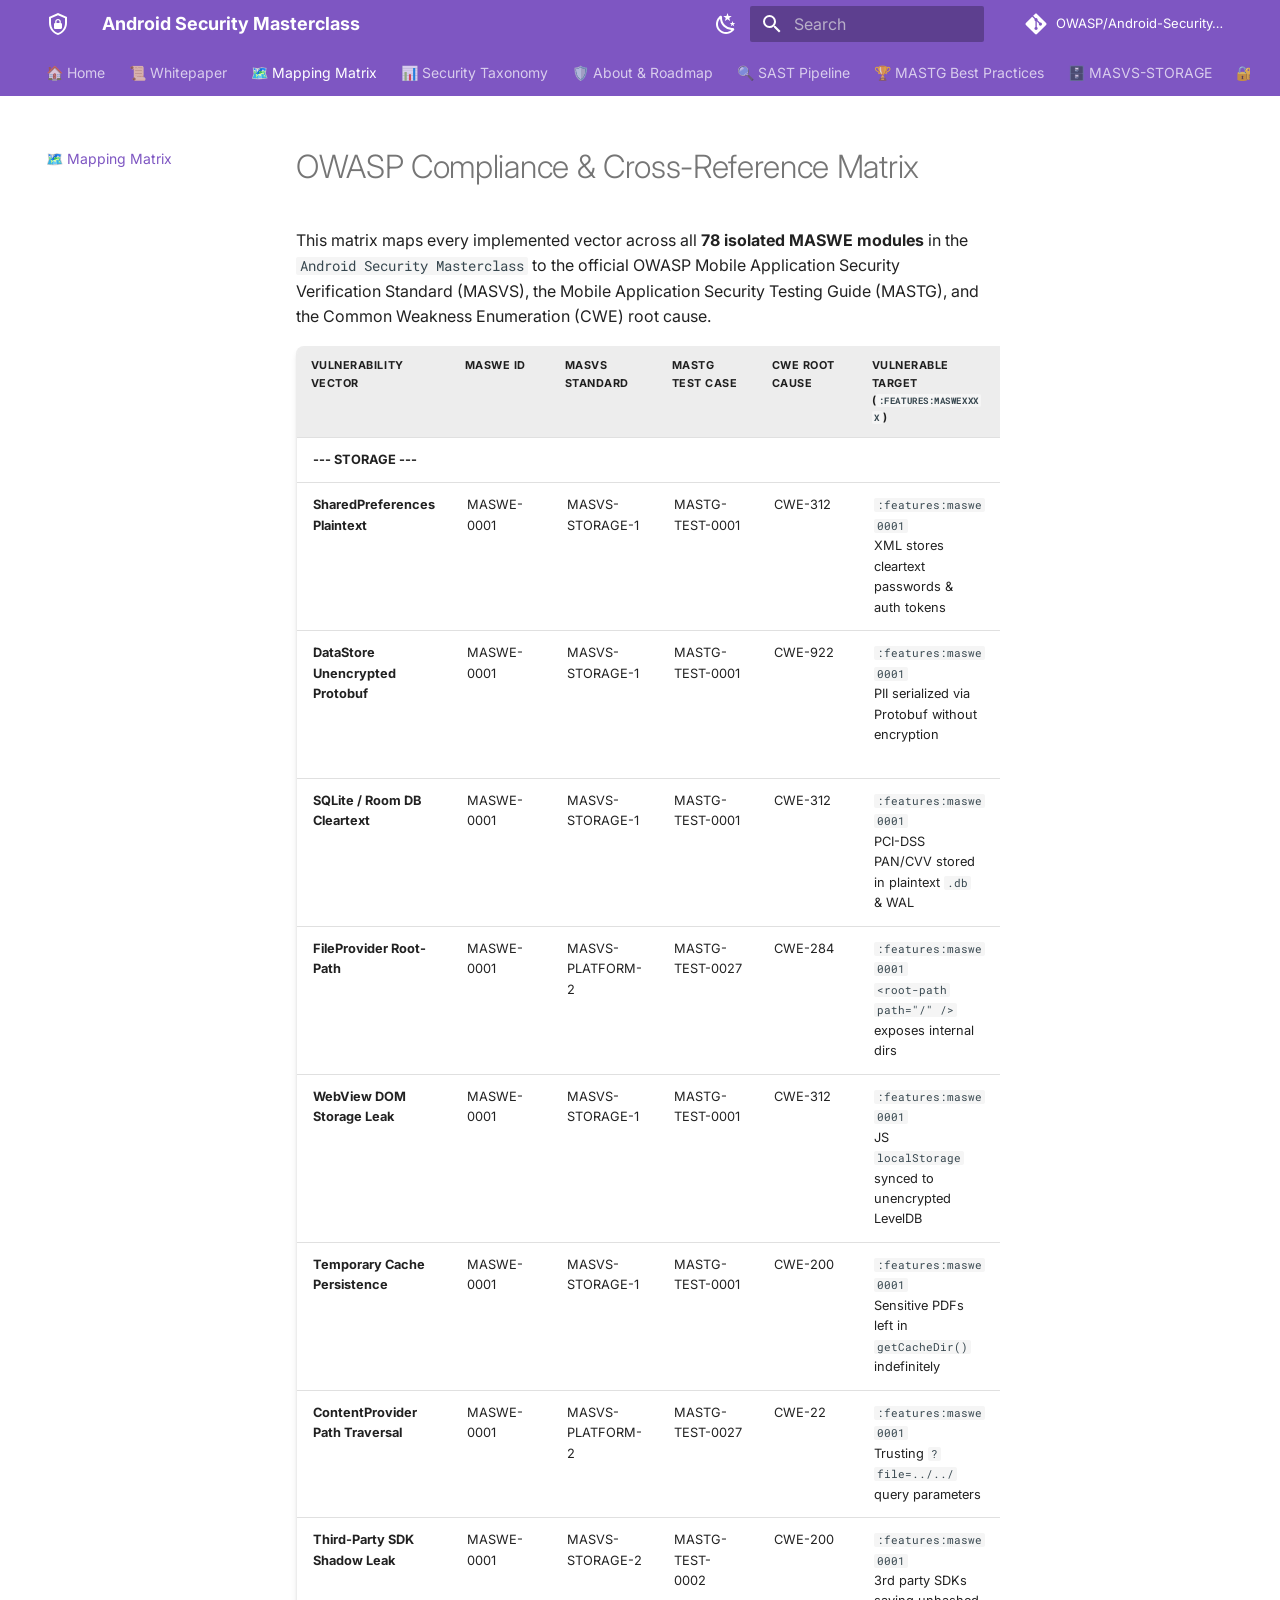
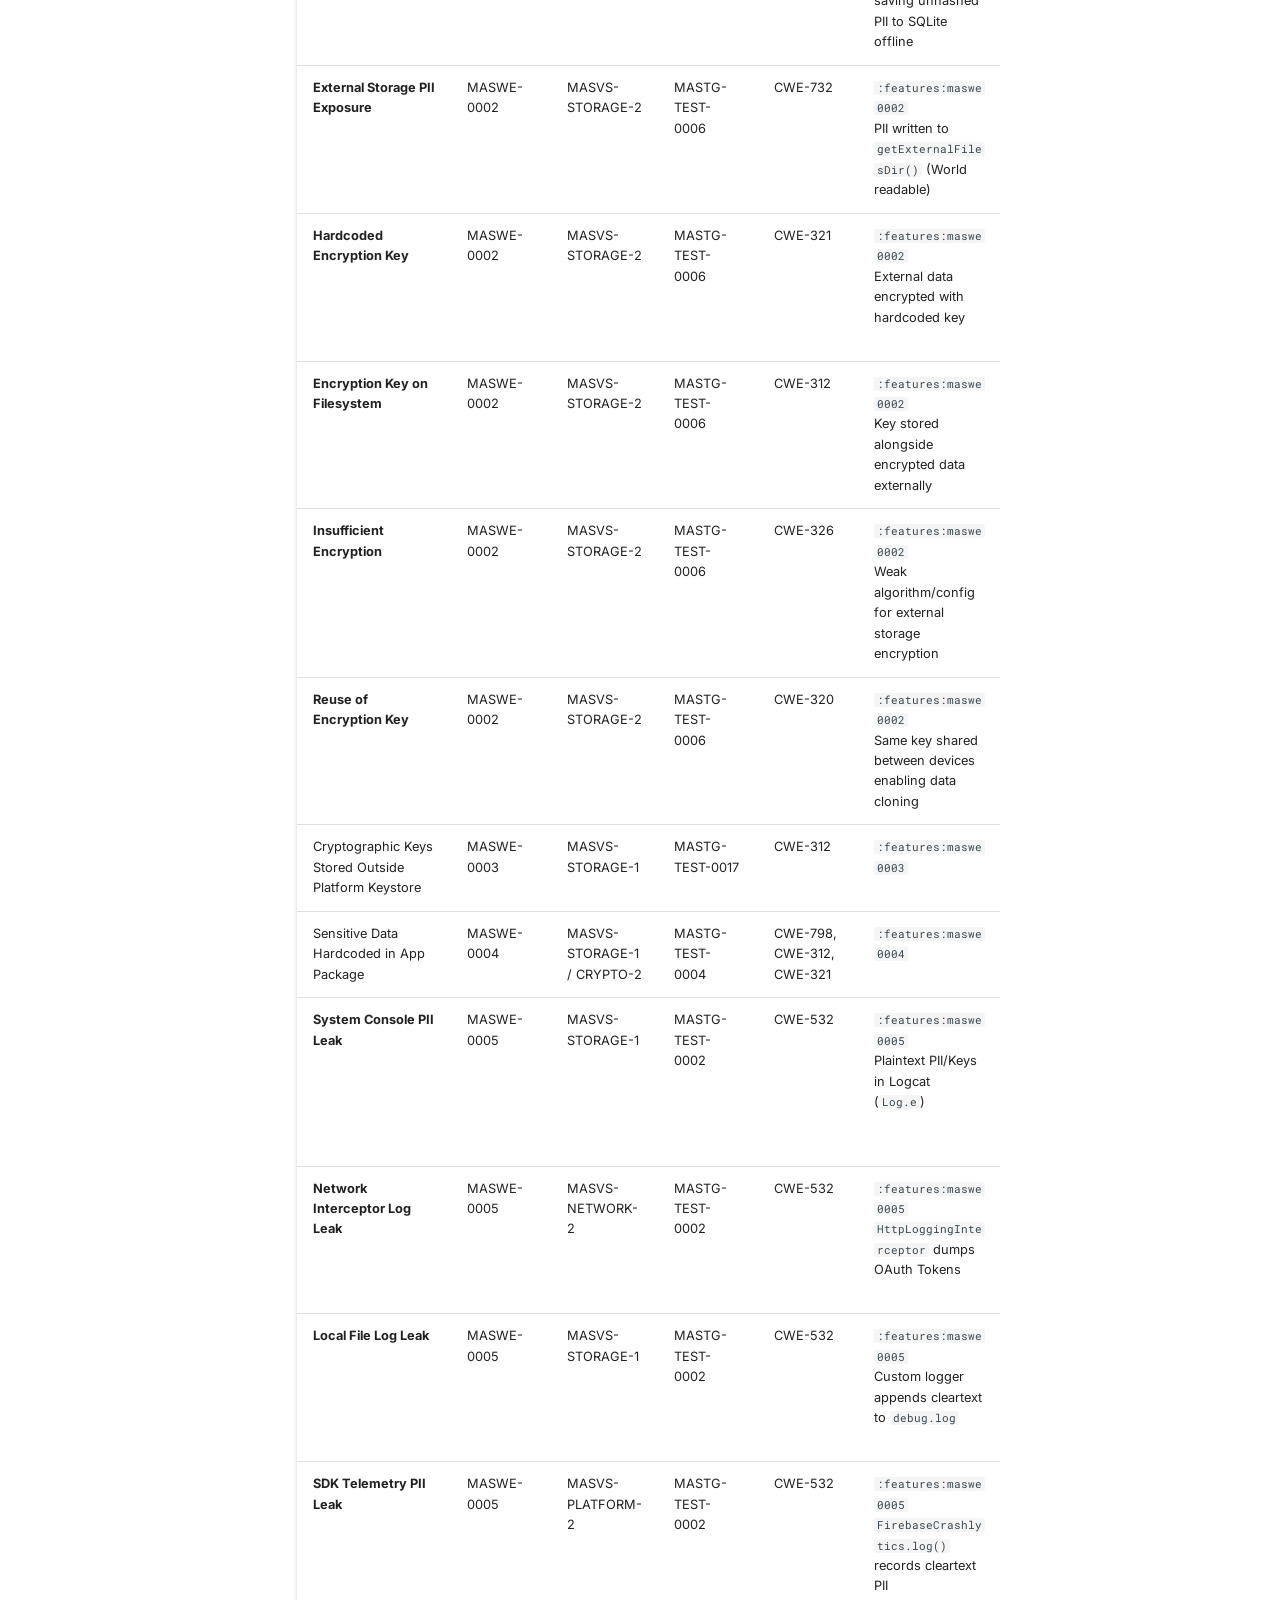
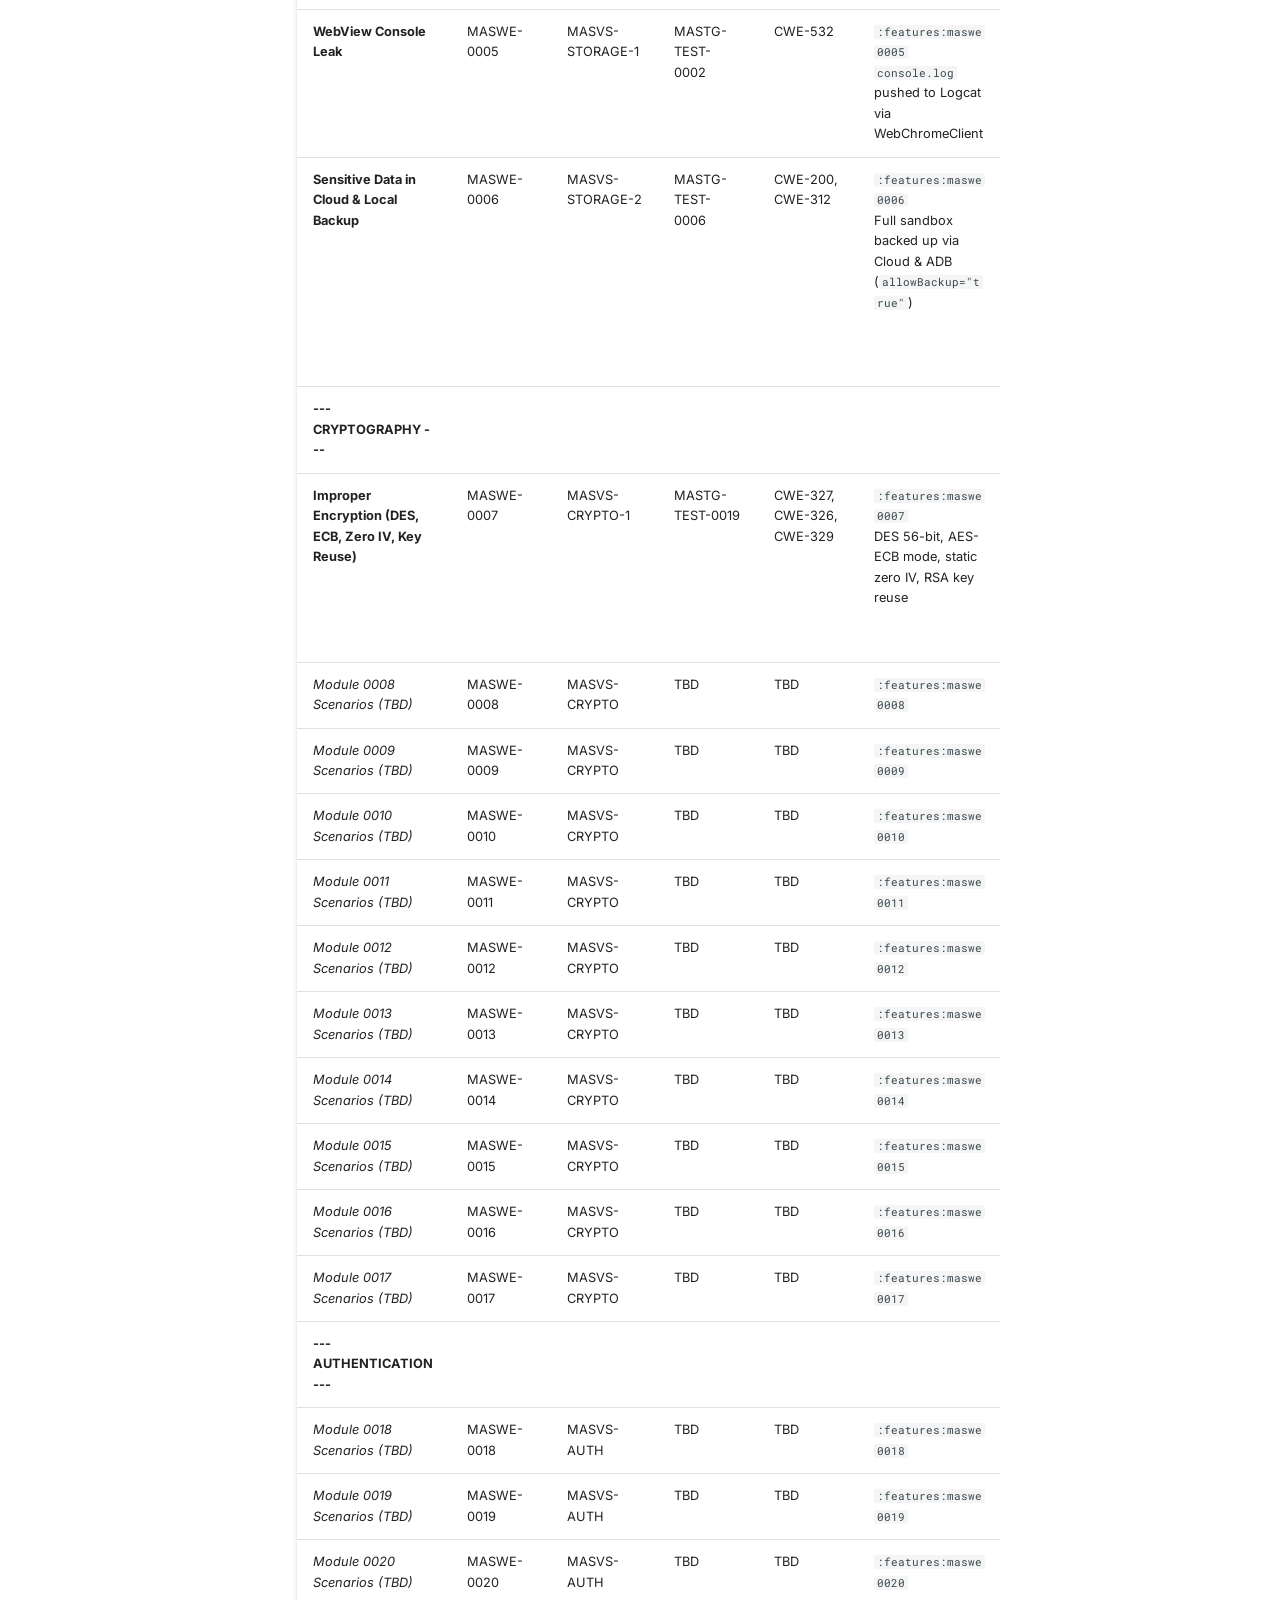
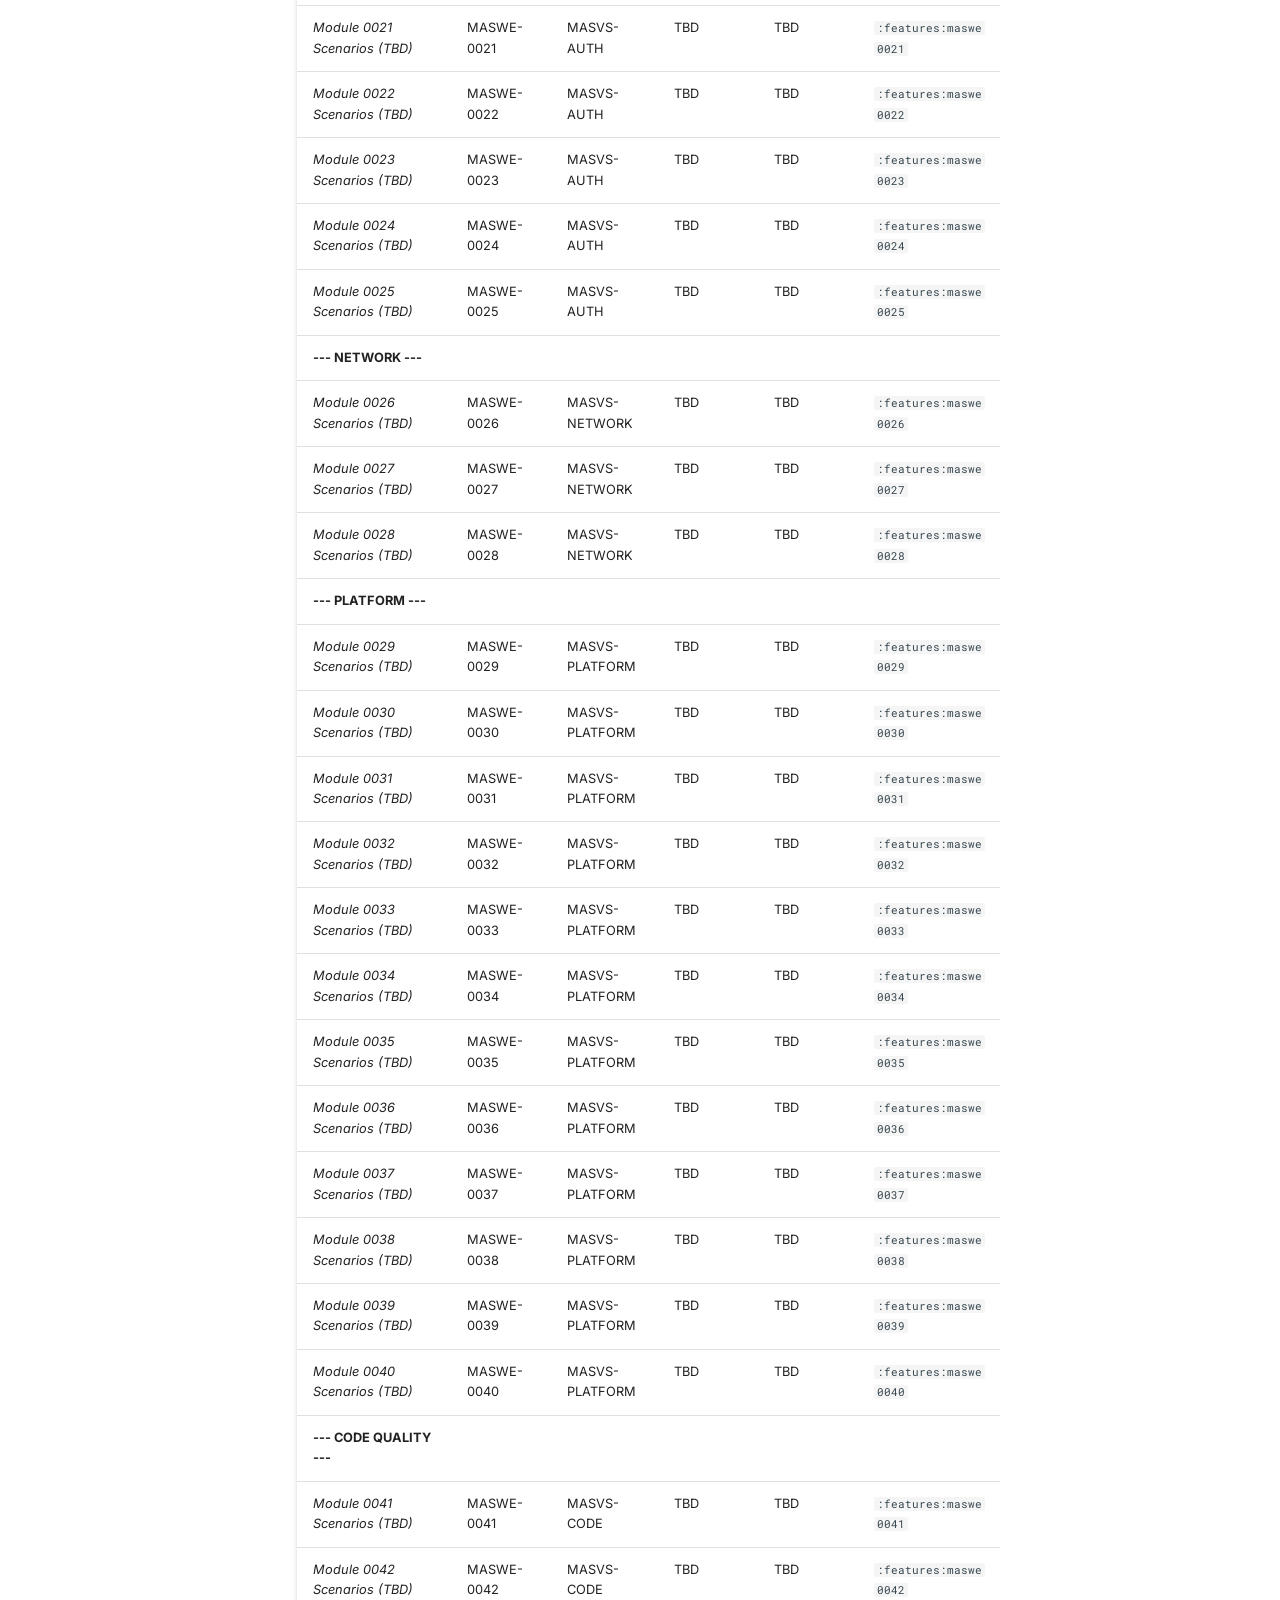
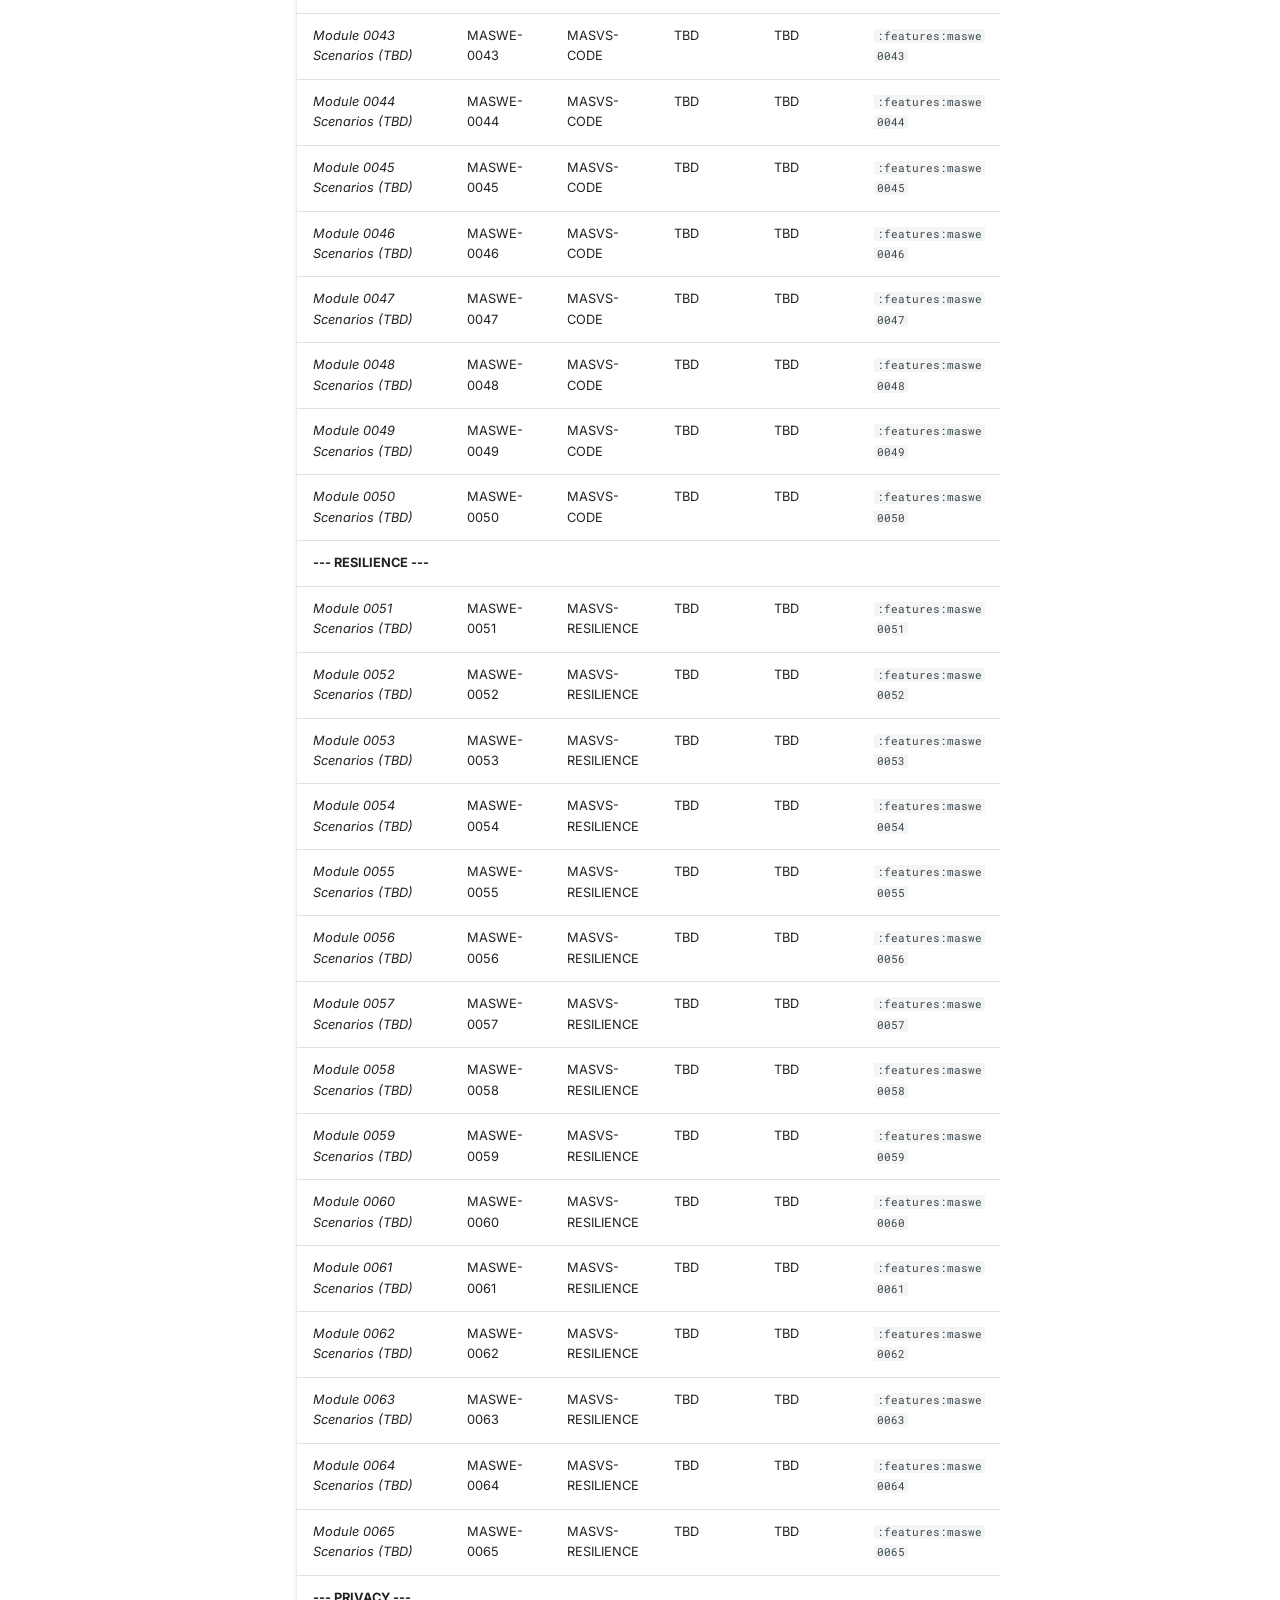
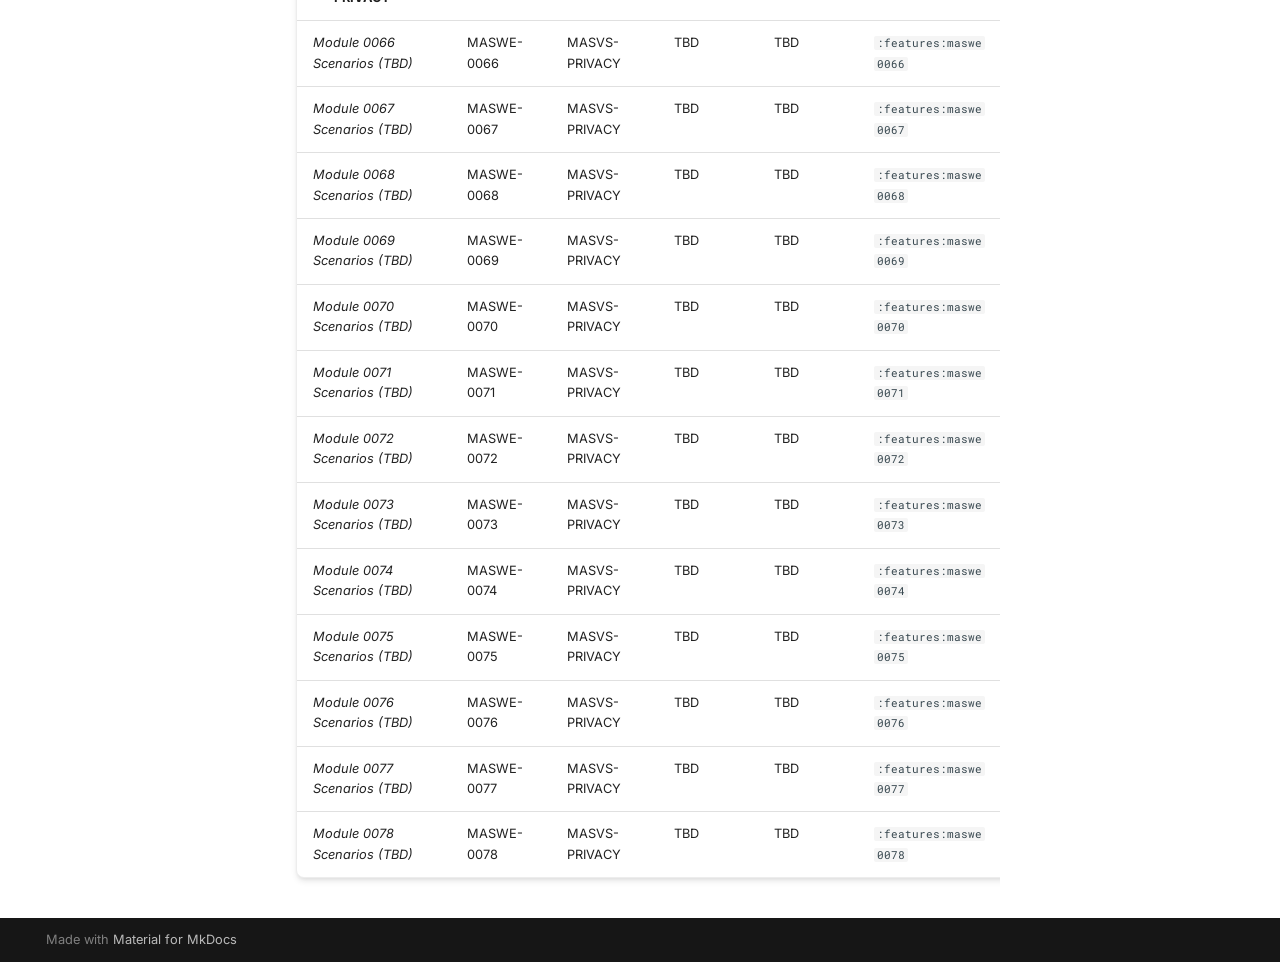
<file: mapping_matrix/index.html>
<!doctype html>
<html lang="en" class="no-js">
  <head>
    
      <meta charset="utf-8">
      <meta name="viewport" content="width=device-width,initial-scale=1">
      
        <meta name="description" content="A Hands-on OWASP MASVS/MASTG Security Training Lab for Android Developers & Pentesters">
      
      
      
        <link rel="canonical" href="https://owasp.github.io/Android-Security-Masterclass/mapping_matrix/">
      
      
        <link rel="prev" href="../whitepaper/">
      
      
        <link rel="next" href="../multi_authority_security_taxonomy/">
      
      
        
      
      
      <link rel="icon" href="../assets/images/favicon.png">
      <meta name="generator" content="mkdocs-1.6.1, mkdocs-material-9.7.7">
    
    
      
        <title>🗺️ Mapping Matrix - Android Security Masterclass</title>
      
    
    
      <link rel="stylesheet" href="../assets/stylesheets/main.ec1eaa64.min.css">
      
        
        <link rel="stylesheet" href="../assets/stylesheets/palette.ab4e12ef.min.css">
      
      


    
    
      
    
    
      
        
        
        <link rel="preconnect" href="https://fonts.gstatic.com" crossorigin>
        <link rel="stylesheet" href="https://fonts.googleapis.com/css?family=Inter:300,300i,400,400i,700,700i%7CRoboto+Mono:400,400i,700,700i&display=fallback">
        <style>:root{--md-text-font:"Inter";--md-code-font:"Roboto Mono"}</style>
      
    
    
      <link rel="stylesheet" href="../stylesheets/extra.css">
    
    <script>__md_scope=new URL("..",location),__md_hash=e=>[...e].reduce(((e,_)=>(e<<5)-e+_.charCodeAt(0)),0),__md_get=(e,_=localStorage,t=__md_scope)=>JSON.parse(_.getItem(t.pathname+"."+e)),__md_set=(e,_,t=localStorage,a=__md_scope)=>{try{t.setItem(a.pathname+"."+e,JSON.stringify(_))}catch(e){}}</script>
    
      

    
    
  </head>
  
  
    
    
      
    
    
    
    
    <body dir="ltr" data-md-color-scheme="default" data-md-color-primary="deep-purple" data-md-color-accent="teal">
  
    
    <input class="md-toggle" data-md-toggle="drawer" type="checkbox" id="__drawer" autocomplete="off">
    <input class="md-toggle" data-md-toggle="search" type="checkbox" id="__search" autocomplete="off">
    <label class="md-overlay" for="__drawer"></label>
    <div data-md-component="skip">
      
        
        <a href="#owasp-compliance-cross-reference-matrix" class="md-skip">
          Skip to content
        </a>
      
    </div>
    <div data-md-component="announce">
      
    </div>
    
    
      

<header class="md-header" data-md-component="header">
  <nav class="md-header__inner md-grid" aria-label="Header">
    <a href=".." title="Android Security Masterclass" class="md-header__button md-logo" aria-label="Android Security Masterclass" data-md-component="logo">
      
  
  <svg xmlns="http://www.w3.org/2000/svg" viewBox="0 0 24 24"><path d="M21 11c0 5.55-3.84 10.74-9 12-5.16-1.26-9-6.45-9-12V5l9-4 9 4zm-9 10c3.75-1 7-5.46 7-9.78V6.3l-7-3.12L5 6.3v4.92C5 15.54 8.25 20 12 21m2.8-10V9.5C14.8 8.1 13.4 7 12 7S9.2 8.1 9.2 9.5V11c-.6 0-1.2.6-1.2 1.2v3.5c0 .7.6 1.3 1.2 1.3h5.5c.7 0 1.3-.6 1.3-1.2v-3.5c0-.7-.6-1.3-1.2-1.3m-1.3 0h-3V9.5c0-.8.7-1.3 1.5-1.3s1.5.5 1.5 1.3z"/></svg>

    </a>
    <label class="md-header__button md-icon" for="__drawer">
      
      <svg xmlns="http://www.w3.org/2000/svg" viewBox="0 0 24 24"><path d="M3 6h18v2H3zm0 5h18v2H3zm0 5h18v2H3z"/></svg>
    </label>
    <div class="md-header__title" data-md-component="header-title">
      <div class="md-header__ellipsis">
        <div class="md-header__topic">
          <span class="md-ellipsis">
            Android Security Masterclass
          </span>
        </div>
        <div class="md-header__topic" data-md-component="header-topic">
          <span class="md-ellipsis">
            
              🗺️ Mapping Matrix
            
          </span>
        </div>
      </div>
    </div>
    
      
        <form class="md-header__option" data-md-component="palette">
  
    
    
    
    <input class="md-option" data-md-color-media="(prefers-color-scheme: light)" data-md-color-scheme="default" data-md-color-primary="deep-purple" data-md-color-accent="teal"  aria-label="Switch to dark mode"  type="radio" name="__palette" id="__palette_0">
    
      <label class="md-header__button md-icon" title="Switch to dark mode" for="__palette_1" hidden>
        <svg xmlns="http://www.w3.org/2000/svg" viewBox="0 0 24 24"><path d="m17.75 4.09-2.53 1.94.91 3.06-2.63-1.81-2.63 1.81.91-3.06-2.53-1.94L12.44 4l1.06-3 1.06 3zm3.5 6.91-1.64 1.25.59 1.98-1.7-1.17-1.7 1.17.59-1.98L15.75 11l2.06-.05L18.5 9l.69 1.95zm-2.28 4.95c.83-.08 1.72 1.1 1.19 1.85-.32.45-.66.87-1.08 1.27C15.17 23 8.84 23 4.94 19.07c-3.91-3.9-3.91-10.24 0-14.14.4-.4.82-.76 1.27-1.08.75-.53 1.93.36 1.85 1.19-.27 2.86.69 5.83 2.89 8.02a9.96 9.96 0 0 0 8.02 2.89m-1.64 2.02a12.08 12.08 0 0 1-7.8-3.47c-2.17-2.19-3.33-5-3.49-7.82-2.81 3.14-2.7 7.96.31 10.98 3.02 3.01 7.84 3.12 10.98.31"/></svg>
      </label>
    
  
    
    
    
    <input class="md-option" data-md-color-media="(prefers-color-scheme: dark)" data-md-color-scheme="slate" data-md-color-primary="deep-purple" data-md-color-accent="teal"  aria-label="Switch to light mode"  type="radio" name="__palette" id="__palette_1">
    
      <label class="md-header__button md-icon" title="Switch to light mode" for="__palette_0" hidden>
        <svg xmlns="http://www.w3.org/2000/svg" viewBox="0 0 24 24"><path d="M12 7a5 5 0 0 1 5 5 5 5 0 0 1-5 5 5 5 0 0 1-5-5 5 5 0 0 1 5-5m0 2a3 3 0 0 0-3 3 3 3 0 0 0 3 3 3 3 0 0 0 3-3 3 3 0 0 0-3-3m0-7 2.39 3.42C13.65 5.15 12.84 5 12 5s-1.65.15-2.39.42zM3.34 7l4.16-.35A7.2 7.2 0 0 0 5.94 8.5c-.44.74-.69 1.5-.83 2.29zm.02 10 1.76-3.77a7.131 7.131 0 0 0 2.38 4.14zM20.65 7l-1.77 3.79a7.02 7.02 0 0 0-2.38-4.15zm-.01 10-4.14.36c.59-.51 1.12-1.14 1.54-1.86.42-.73.69-1.5.83-2.29zM12 22l-2.41-3.44c.74.27 1.55.44 2.41.44.82 0 1.63-.17 2.37-.44z"/></svg>
      </label>
    
  
</form>
      
    
    
      <script>var palette=__md_get("__palette");if(palette&&palette.color){if("(prefers-color-scheme)"===palette.color.media){var media=matchMedia("(prefers-color-scheme: light)"),input=document.querySelector(media.matches?"[data-md-color-media='(prefers-color-scheme: light)']":"[data-md-color-media='(prefers-color-scheme: dark)']");palette.color.media=input.getAttribute("data-md-color-media"),palette.color.scheme=input.getAttribute("data-md-color-scheme"),palette.color.primary=input.getAttribute("data-md-color-primary"),palette.color.accent=input.getAttribute("data-md-color-accent")}for(var[key,value]of Object.entries(palette.color))document.body.setAttribute("data-md-color-"+key,value)}</script>
    
    
    
      
      
        <label class="md-header__button md-icon" for="__search">
          
          <svg xmlns="http://www.w3.org/2000/svg" viewBox="0 0 24 24"><path d="M9.5 3A6.5 6.5 0 0 1 16 9.5c0 1.61-.59 3.09-1.56 4.23l.27.27h.79l5 5-1.5 1.5-5-5v-.79l-.27-.27A6.52 6.52 0 0 1 9.5 16 6.5 6.5 0 0 1 3 9.5 6.5 6.5 0 0 1 9.5 3m0 2C7 5 5 7 5 9.5S7 14 9.5 14 14 12 14 9.5 12 5 9.5 5"/></svg>
        </label>
        <div class="md-search" data-md-component="search" role="dialog">
  <label class="md-search__overlay" for="__search"></label>
  <div class="md-search__inner" role="search">
    <form class="md-search__form" name="search">
      <input type="text" class="md-search__input" name="query" aria-label="Search" placeholder="Search" autocapitalize="off" autocorrect="off" autocomplete="off" spellcheck="false" data-md-component="search-query" required>
      <label class="md-search__icon md-icon" for="__search">
        
        <svg xmlns="http://www.w3.org/2000/svg" viewBox="0 0 24 24"><path d="M9.5 3A6.5 6.5 0 0 1 16 9.5c0 1.61-.59 3.09-1.56 4.23l.27.27h.79l5 5-1.5 1.5-5-5v-.79l-.27-.27A6.52 6.52 0 0 1 9.5 16 6.5 6.5 0 0 1 3 9.5 6.5 6.5 0 0 1 9.5 3m0 2C7 5 5 7 5 9.5S7 14 9.5 14 14 12 14 9.5 12 5 9.5 5"/></svg>
        
        <svg xmlns="http://www.w3.org/2000/svg" viewBox="0 0 24 24"><path d="M20 11v2H8l5.5 5.5-1.42 1.42L4.16 12l7.92-7.92L13.5 5.5 8 11z"/></svg>
      </label>
      <nav class="md-search__options" aria-label="Search">
        
          <a href="javascript:void(0)" class="md-search__icon md-icon" title="Share" aria-label="Share" data-clipboard data-clipboard-text="" data-md-component="search-share" tabindex="-1">
            
            <svg xmlns="http://www.w3.org/2000/svg" viewBox="0 0 24 24"><path d="M18 16.08c-.76 0-1.44.3-1.96.77L8.91 12.7c.05-.23.09-.46.09-.7s-.04-.47-.09-.7l7.05-4.11c.54.5 1.25.81 2.04.81a3 3 0 0 0 3-3 3 3 0 0 0-3-3 3 3 0 0 0-3 3c0 .24.04.47.09.7L8.04 9.81C7.5 9.31 6.79 9 6 9a3 3 0 0 0-3 3 3 3 0 0 0 3 3c.79 0 1.5-.31 2.04-.81l7.12 4.15c-.05.21-.08.43-.08.66 0 1.61 1.31 2.91 2.92 2.91s2.92-1.3 2.92-2.91A2.92 2.92 0 0 0 18 16.08"/></svg>
          </a>
        
        <button type="reset" class="md-search__icon md-icon" title="Clear" aria-label="Clear" tabindex="-1">
          
          <svg xmlns="http://www.w3.org/2000/svg" viewBox="0 0 24 24"><path d="M19 6.41 17.59 5 12 10.59 6.41 5 5 6.41 10.59 12 5 17.59 6.41 19 12 13.41 17.59 19 19 17.59 13.41 12z"/></svg>
        </button>
      </nav>
      
        <div class="md-search__suggest" data-md-component="search-suggest"></div>
      
    </form>
    <div class="md-search__output">
      <div class="md-search__scrollwrap" tabindex="0" data-md-scrollfix>
        <div class="md-search-result" data-md-component="search-result">
          <div class="md-search-result__meta">
            Initializing search
          </div>
          <ol class="md-search-result__list" role="presentation"></ol>
        </div>
      </div>
    </div>
  </div>
</div>
      
    
    
      <div class="md-header__source">
        <a href="https://github.com/OWASP/Android-Security-Masterclass" title="Go to repository" class="md-source" data-md-component="source">
  <div class="md-source__icon md-icon">
    
    <svg xmlns="http://www.w3.org/2000/svg" viewBox="0 0 448 512"><!--! Font Awesome Free 7.1.0 by @fontawesome - https://fontawesome.com License - https://fontawesome.com/license/free (Icons: CC BY 4.0, Fonts: SIL OFL 1.1, Code: MIT License) Copyright 2025 Fonticons, Inc.--><path d="M439.6 236.1 244 40.5c-5.4-5.5-12.8-8.5-20.4-8.5s-15 3-20.4 8.4L162.5 81l51.5 51.5c27.1-9.1 52.7 16.8 43.4 43.7l49.7 49.7c34.2-11.8 61.2 31 35.5 56.7-26.5 26.5-70.2-2.9-56-37.3L240.3 199v121.9c25.3 12.5 22.3 41.8 9.1 55-6.4 6.4-15.2 10.1-24.3 10.1s-17.8-3.6-24.3-10.1c-17.6-17.6-11.1-46.9 11.2-56v-123c-20.8-8.5-24.6-30.7-18.6-45L142.6 101 8.5 235.1C3 240.6 0 247.9 0 255.5s3 15 8.5 20.4l195.6 195.7c5.4 5.4 12.7 8.4 20.4 8.4s15-3 20.4-8.4l194.7-194.7c5.4-5.4 8.4-12.8 8.4-20.4s-3-15-8.4-20.4"/></svg>
  </div>
  <div class="md-source__repository">
    OWASP/Android-Security-Masterclass
  </div>
</a>
      </div>
    
  </nav>
  
</header>
    
    <div class="md-container" data-md-component="container">
      
      
        
          
            
<nav class="md-tabs" aria-label="Tabs" data-md-component="tabs">
  <div class="md-grid">
    <ul class="md-tabs__list">
      
        
  
  
  
  
    <li class="md-tabs__item">
      <a href=".." class="md-tabs__link">
        
  
  
    
  
  🏠 Home

      </a>
    </li>
  

      
        
  
  
  
  
    <li class="md-tabs__item">
      <a href="../whitepaper/" class="md-tabs__link">
        
  
  
    
  
  📜 Whitepaper

      </a>
    </li>
  

      
        
  
  
  
    
  
  
    <li class="md-tabs__item md-tabs__item--active">
      <a href="./" class="md-tabs__link">
        
  
  
    
  
  🗺️ Mapping Matrix

      </a>
    </li>
  

      
        
  
  
  
  
    <li class="md-tabs__item">
      <a href="../multi_authority_security_taxonomy/" class="md-tabs__link">
        
  
  
    
  
  📊 Security Taxonomy

      </a>
    </li>
  

      
        
  
  
  
  
    <li class="md-tabs__item">
      <a href="../about/" class="md-tabs__link">
        
  
  
    
  
  🛡️ About & Roadmap

      </a>
    </li>
  

      
        
  
  
  
  
    <li class="md-tabs__item">
      <a href="../sast_pipeline/" class="md-tabs__link">
        
  
  
    
  
  🔍 SAST Pipeline

      </a>
    </li>
  

      
        
  
  
  
  
    
    
      <li class="md-tabs__item">
        <a href="../mastg-best/MASTG-BEST-0002-ProGuard/" class="md-tabs__link">
          
  
  
  🏆 MASTG Best Practices

        </a>
      </li>
    
  

      
        
  
  
  
  
    
    
      <li class="md-tabs__item">
        <a href="../maswe/MASVS-STORAGE/maswe_001/MASWE-0001-Insecure-Private-Storage/" class="md-tabs__link">
          
  
  
  🗄️ MASVS-STORAGE

        </a>
      </li>
    
  

      
        
  
  
  
  
    
    
      <li class="md-tabs__item">
        <a href="../maswe/MASVS-CRYPTO/maswe_007/MASWE-0007-Improper-Encryption/" class="md-tabs__link">
          
  
  
  🔐 MASVS-CRYPTO

        </a>
      </li>
    
  

      
    </ul>
  </div>
</nav>
          
        
      
      <main class="md-main" data-md-component="main">
        <div class="md-main__inner md-grid">
          
            
              
              <div class="md-sidebar md-sidebar--primary" data-md-component="sidebar" data-md-type="navigation" >
                <div class="md-sidebar__scrollwrap">
                  <div class="md-sidebar__inner">
                    


  


<nav class="md-nav md-nav--primary md-nav--lifted" aria-label="Navigation" data-md-level="0">
  <label class="md-nav__title" for="__drawer">
    <a href=".." title="Android Security Masterclass" class="md-nav__button md-logo" aria-label="Android Security Masterclass" data-md-component="logo">
      
  
  <svg xmlns="http://www.w3.org/2000/svg" viewBox="0 0 24 24"><path d="M21 11c0 5.55-3.84 10.74-9 12-5.16-1.26-9-6.45-9-12V5l9-4 9 4zm-9 10c3.75-1 7-5.46 7-9.78V6.3l-7-3.12L5 6.3v4.92C5 15.54 8.25 20 12 21m2.8-10V9.5C14.8 8.1 13.4 7 12 7S9.2 8.1 9.2 9.5V11c-.6 0-1.2.6-1.2 1.2v3.5c0 .7.6 1.3 1.2 1.3h5.5c.7 0 1.3-.6 1.3-1.2v-3.5c0-.7-.6-1.3-1.2-1.3m-1.3 0h-3V9.5c0-.8.7-1.3 1.5-1.3s1.5.5 1.5 1.3z"/></svg>

    </a>
    Android Security Masterclass
  </label>
  
    <div class="md-nav__source">
      <a href="https://github.com/OWASP/Android-Security-Masterclass" title="Go to repository" class="md-source" data-md-component="source">
  <div class="md-source__icon md-icon">
    
    <svg xmlns="http://www.w3.org/2000/svg" viewBox="0 0 448 512"><!--! Font Awesome Free 7.1.0 by @fontawesome - https://fontawesome.com License - https://fontawesome.com/license/free (Icons: CC BY 4.0, Fonts: SIL OFL 1.1, Code: MIT License) Copyright 2025 Fonticons, Inc.--><path d="M439.6 236.1 244 40.5c-5.4-5.5-12.8-8.5-20.4-8.5s-15 3-20.4 8.4L162.5 81l51.5 51.5c27.1-9.1 52.7 16.8 43.4 43.7l49.7 49.7c34.2-11.8 61.2 31 35.5 56.7-26.5 26.5-70.2-2.9-56-37.3L240.3 199v121.9c25.3 12.5 22.3 41.8 9.1 55-6.4 6.4-15.2 10.1-24.3 10.1s-17.8-3.6-24.3-10.1c-17.6-17.6-11.1-46.9 11.2-56v-123c-20.8-8.5-24.6-30.7-18.6-45L142.6 101 8.5 235.1C3 240.6 0 247.9 0 255.5s3 15 8.5 20.4l195.6 195.7c5.4 5.4 12.7 8.4 20.4 8.4s15-3 20.4-8.4l194.7-194.7c5.4-5.4 8.4-12.8 8.4-20.4s-3-15-8.4-20.4"/></svg>
  </div>
  <div class="md-source__repository">
    OWASP/Android-Security-Masterclass
  </div>
</a>
    </div>
  
  <ul class="md-nav__list" data-md-scrollfix>
    
      
      
  
  
  
  
    <li class="md-nav__item">
      <a href=".." class="md-nav__link">
        
  
  
  <span class="md-ellipsis">
    
  
    🏠 Home
  

    
  </span>
  
  

      </a>
    </li>
  

    
      
      
  
  
  
  
    <li class="md-nav__item">
      <a href="../whitepaper/" class="md-nav__link">
        
  
  
  <span class="md-ellipsis">
    
  
    📜 Whitepaper
  

    
  </span>
  
  

      </a>
    </li>
  

    
      
      
  
  
    
  
  
  
    <li class="md-nav__item md-nav__item--active">
      
      <input class="md-nav__toggle md-toggle" type="checkbox" id="__toc">
      
      
        
      
      
      <a href="./" class="md-nav__link md-nav__link--active">
        
  
  
  <span class="md-ellipsis">
    
  
    🗺️ Mapping Matrix
  

    
  </span>
  
  

      </a>
      
    </li>
  

    
      
      
  
  
  
  
    <li class="md-nav__item">
      <a href="../multi_authority_security_taxonomy/" class="md-nav__link">
        
  
  
  <span class="md-ellipsis">
    
  
    📊 Security Taxonomy
  

    
  </span>
  
  

      </a>
    </li>
  

    
      
      
  
  
  
  
    <li class="md-nav__item">
      <a href="../about/" class="md-nav__link">
        
  
  
  <span class="md-ellipsis">
    
  
    🛡️ About & Roadmap
  

    
  </span>
  
  

      </a>
    </li>
  

    
      
      
  
  
  
  
    <li class="md-nav__item">
      <a href="../sast_pipeline/" class="md-nav__link">
        
  
  
  <span class="md-ellipsis">
    
  
    🔍 SAST Pipeline
  

    
  </span>
  
  

      </a>
    </li>
  

    
      
      
  
  
  
  
    
    
    
    
      
      
        
      
    
    
    <li class="md-nav__item md-nav__item--nested">
      
        
        
          
        
        <input class="md-nav__toggle md-toggle md-toggle--indeterminate" type="checkbox" id="__nav_7" >
        
          
          <label class="md-nav__link" for="__nav_7" id="__nav_7_label" tabindex="0">
            
  
  
  <span class="md-ellipsis">
    
  
    🏆 MASTG Best Practices
  

    
  </span>
  
  

            <span class="md-nav__icon md-icon"></span>
          </label>
        
        <nav class="md-nav" data-md-level="1" aria-labelledby="__nav_7_label" aria-expanded="false">
          <label class="md-nav__title" for="__nav_7">
            <span class="md-nav__icon md-icon"></span>
            
  
    🏆 MASTG Best Practices
  

          </label>
          <ul class="md-nav__list" data-md-scrollfix>
            
              
                
  
  
  
  
    <li class="md-nav__item">
      <a href="../mastg-best/MASTG-BEST-0002-ProGuard/" class="md-nav__link">
        
  
  
  <span class="md-ellipsis">
    
  
    MASTG-BEST-0002 ProGuard
  

    
  </span>
  
  

      </a>
    </li>
  

              
            
          </ul>
        </nav>
      
    </li>
  

    
      
      
  
  
  
  
    
    
    
    
      
      
        
      
    
    
    <li class="md-nav__item md-nav__item--nested">
      
        
        
          
        
        <input class="md-nav__toggle md-toggle md-toggle--indeterminate" type="checkbox" id="__nav_8" >
        
          
          <label class="md-nav__link" for="__nav_8" id="__nav_8_label" tabindex="0">
            
  
  
  <span class="md-ellipsis">
    
  
    🗄️ MASVS-STORAGE
  

    
  </span>
  
  

            <span class="md-nav__icon md-icon"></span>
          </label>
        
        <nav class="md-nav" data-md-level="1" aria-labelledby="__nav_8_label" aria-expanded="false">
          <label class="md-nav__title" for="__nav_8">
            <span class="md-nav__icon md-icon"></span>
            
  
    🗄️ MASVS-STORAGE
  

          </label>
          <ul class="md-nav__list" data-md-scrollfix>
            
              
                
  
  
  
  
    <li class="md-nav__item">
      <a href="../maswe/MASVS-STORAGE/maswe_001/MASWE-0001-Insecure-Private-Storage/" class="md-nav__link">
        
  
  
  <span class="md-ellipsis">
    
  
    MASWE-0001 Insecure Private Storage
  

    
  </span>
  
  

      </a>
    </li>
  

              
            
              
                
  
  
  
  
    <li class="md-nav__item">
      <a href="../maswe/MASVS-STORAGE/maswe_002/MASWE-0002-Insecure-Storage/" class="md-nav__link">
        
  
  
  <span class="md-ellipsis">
    
  
    MASWE-0002 Insecure Storage
  

    
  </span>
  
  

      </a>
    </li>
  

              
            
              
                
  
  
  
  
    <li class="md-nav__item">
      <a href="../maswe/MASVS-STORAGE/maswe_003/MASWE-0003-Insecure-Key-Storage/" class="md-nav__link">
        
  
  
  <span class="md-ellipsis">
    
  
    MASWE-0003 Insecure Key Storage
  

    
  </span>
  
  

      </a>
    </li>
  

              
            
              
                
  
  
  
  
    <li class="md-nav__item">
      <a href="../maswe/MASVS-STORAGE/maswe_004/MASWE-0004-Hardcoded-Secrets/" class="md-nav__link">
        
  
  
  <span class="md-ellipsis">
    
  
    MASWE-0004 Hardcoded Secrets
  

    
  </span>
  
  

      </a>
    </li>
  

              
            
              
                
  
  
  
  
    <li class="md-nav__item">
      <a href="../maswe/MASVS-STORAGE/maswe_005/MASWE-0005-Logging-Leaks/" class="md-nav__link">
        
  
  
  <span class="md-ellipsis">
    
  
    MASWE-0005 Logging Leaks
  

    
  </span>
  
  

      </a>
    </li>
  

              
            
              
                
  
  
  
  
    <li class="md-nav__item">
      <a href="../maswe/MASVS-STORAGE/maswe_006/MASWE-0006-Sensitive-Data-Backup/" class="md-nav__link">
        
  
  
  <span class="md-ellipsis">
    
  
    MASWE-0006 Sensitive Data in Backup
  

    
  </span>
  
  

      </a>
    </li>
  

              
            
          </ul>
        </nav>
      
    </li>
  

    
      
      
  
  
  
  
    
    
    
    
      
      
        
      
    
    
    <li class="md-nav__item md-nav__item--nested">
      
        
        
          
        
        <input class="md-nav__toggle md-toggle md-toggle--indeterminate" type="checkbox" id="__nav_9" >
        
          
          <label class="md-nav__link" for="__nav_9" id="__nav_9_label" tabindex="0">
            
  
  
  <span class="md-ellipsis">
    
  
    🔐 MASVS-CRYPTO
  

    
  </span>
  
  

            <span class="md-nav__icon md-icon"></span>
          </label>
        
        <nav class="md-nav" data-md-level="1" aria-labelledby="__nav_9_label" aria-expanded="false">
          <label class="md-nav__title" for="__nav_9">
            <span class="md-nav__icon md-icon"></span>
            
  
    🔐 MASVS-CRYPTO
  

          </label>
          <ul class="md-nav__list" data-md-scrollfix>
            
              
                
  
  
  
  
    <li class="md-nav__item">
      <a href="../maswe/MASVS-CRYPTO/maswe_007/MASWE-0007-Improper-Encryption/" class="md-nav__link">
        
  
  
  <span class="md-ellipsis">
    
  
    MASWE-0007 Improper Encryption
  

    
  </span>
  
  

      </a>
    </li>
  

              
            
          </ul>
        </nav>
      
    </li>
  

    
  </ul>
</nav>
                  </div>
                </div>
              </div>
            
            
              
              <div class="md-sidebar md-sidebar--secondary" data-md-component="sidebar" data-md-type="toc" >
                <div class="md-sidebar__scrollwrap">
                  <div class="md-sidebar__inner">
                    

<nav class="md-nav md-nav--secondary" aria-label="Table of contents">
  
  
  
    
  
  
</nav>
                  </div>
                </div>
              </div>
            
          
          
            <div class="md-content" data-md-component="content">
              
              <article class="md-content__inner md-typeset">
                
                  


  
  


<h1 id="owasp-compliance-cross-reference-matrix">OWASP Compliance &amp; Cross-Reference Matrix</h1>
<p>This matrix maps every implemented vector across all <strong>78 isolated MASWE modules</strong> in the <code>Android Security Masterclass</code> to the official OWASP Mobile Application Security Verification Standard (MASVS), the Mobile Application Security Testing Guide (MASTG), and the Common Weakness Enumeration (CWE) root cause.</p>
<table>
<thead>
<tr>
<th style="text-align: left;">Vulnerability Vector</th>
<th style="text-align: left;">MASWE ID</th>
<th style="text-align: left;">MASVS Standard</th>
<th style="text-align: left;">MASTG Test Case</th>
<th style="text-align: left;">CWE Root Cause</th>
<th style="text-align: left;">Vulnerable Target (<code>:features:masweXXXX</code>)</th>
<th style="text-align: left;">Secure Mitigation (<code>:features:masweXXXX</code>)</th>
</tr>
</thead>
<tbody>
<tr>
<td style="text-align: left;"><strong>--- STORAGE ---</strong></td>
<td style="text-align: left;"></td>
<td style="text-align: left;"></td>
<td style="text-align: left;"></td>
<td style="text-align: left;"></td>
<td style="text-align: left;"></td>
<td style="text-align: left;"></td>
</tr>
<tr>
<td style="text-align: left;"><strong>SharedPreferences Plaintext</strong></td>
<td style="text-align: left;">MASWE-0001</td>
<td style="text-align: left;">MASVS-STORAGE-1</td>
<td style="text-align: left;">MASTG-TEST-0001</td>
<td style="text-align: left;">CWE-312</td>
<td style="text-align: left;"><code>:features:maswe0001</code><br>XML stores cleartext passwords &amp; auth tokens</td>
<td style="text-align: left;"><code>:features:maswe0001</code><br>Jetpack <code>EncryptedSharedPreferences</code> (AES-256-GCM)</td>
</tr>
<tr>
<td style="text-align: left;"><strong>DataStore Unencrypted Protobuf</strong></td>
<td style="text-align: left;">MASWE-0001</td>
<td style="text-align: left;">MASVS-STORAGE-1</td>
<td style="text-align: left;">MASTG-TEST-0001</td>
<td style="text-align: left;">CWE-922</td>
<td style="text-align: left;"><code>:features:maswe0001</code><br>PII serialized via Protobuf without encryption</td>
<td style="text-align: left;"><code>:features:maswe0001</code><br>Tink AEAD encryption layer over Preferences DataStore</td>
</tr>
<tr>
<td style="text-align: left;"><strong>SQLite / Room DB Cleartext</strong></td>
<td style="text-align: left;">MASWE-0001</td>
<td style="text-align: left;">MASVS-STORAGE-1</td>
<td style="text-align: left;">MASTG-TEST-0001</td>
<td style="text-align: left;">CWE-312</td>
<td style="text-align: left;"><code>:features:maswe0001</code><br>PCI-DSS PAN/CVV stored in plaintext <code>.db</code> &amp; WAL</td>
<td style="text-align: left;"><code>:features:maswe0001</code><br>SQLCipher (AES-256) integration via <code>SupportFactory</code></td>
</tr>
<tr>
<td style="text-align: left;"><strong>FileProvider Root-Path</strong></td>
<td style="text-align: left;">MASWE-0001</td>
<td style="text-align: left;">MASVS-PLATFORM-2</td>
<td style="text-align: left;">MASTG-TEST-0027</td>
<td style="text-align: left;">CWE-284</td>
<td style="text-align: left;"><code>:features:maswe0001</code><br><code>&lt;root-path path="/" /&gt;</code> exposes internal dirs</td>
<td style="text-align: left;"><code>:features:maswe0001</code><br>Scoped <code>&lt;files-path&gt;</code>, Strict Intent validation</td>
</tr>
<tr>
<td style="text-align: left;"><strong>WebView DOM Storage Leak</strong></td>
<td style="text-align: left;">MASWE-0001</td>
<td style="text-align: left;">MASVS-STORAGE-1</td>
<td style="text-align: left;">MASTG-TEST-0001</td>
<td style="text-align: left;">CWE-312</td>
<td style="text-align: left;"><code>:features:maswe0001</code><br>JS <code>localStorage</code> synced to unencrypted LevelDB</td>
<td style="text-align: left;"><code>:features:maswe0001</code><br>Disabled DOM Storage, Encrypted Cookies</td>
</tr>
<tr>
<td style="text-align: left;"><strong>Temporary Cache Persistence</strong></td>
<td style="text-align: left;">MASWE-0001</td>
<td style="text-align: left;">MASVS-STORAGE-1</td>
<td style="text-align: left;">MASTG-TEST-0001</td>
<td style="text-align: left;">CWE-200</td>
<td style="text-align: left;"><code>:features:maswe0001</code><br>Sensitive PDFs left in <code>getCacheDir()</code> indefinitely</td>
<td style="text-align: left;"><code>:features:maswe0001</code><br><code>deleteOnExit()</code>, In-Memory streaming over physical files</td>
</tr>
<tr>
<td style="text-align: left;"><strong>ContentProvider Path Traversal</strong></td>
<td style="text-align: left;">MASWE-0001</td>
<td style="text-align: left;">MASVS-PLATFORM-2</td>
<td style="text-align: left;">MASTG-TEST-0027</td>
<td style="text-align: left;">CWE-22</td>
<td style="text-align: left;"><code>:features:maswe0001</code><br>Trusting <code>?file=../../</code> query parameters</td>
<td style="text-align: left;"><code>:features:maswe0001</code><br>Validating <code>File.canonicalPath</code> boundaries</td>
</tr>
<tr>
<td style="text-align: left;"><strong>Third-Party SDK Shadow Leak</strong></td>
<td style="text-align: left;">MASWE-0001</td>
<td style="text-align: left;">MASVS-STORAGE-2</td>
<td style="text-align: left;">MASTG-TEST-0002</td>
<td style="text-align: left;">CWE-200</td>
<td style="text-align: left;"><code>:features:maswe0001</code><br>3rd party SDKs saving unhashed PII to SQLite offline</td>
<td style="text-align: left;"><code>:features:maswe0001</code><br>Hashing/Masking PII before sending it to analytics</td>
</tr>
<tr>
<td style="text-align: left;"><strong>External Storage PII Exposure</strong></td>
<td style="text-align: left;">MASWE-0002</td>
<td style="text-align: left;">MASVS-STORAGE-2</td>
<td style="text-align: left;">MASTG-TEST-0006</td>
<td style="text-align: left;">CWE-732</td>
<td style="text-align: left;"><code>:features:maswe0002</code><br>PII written to <code>getExternalFilesDir()</code> (World readable)</td>
<td style="text-align: left;"><code>:features:maswe0002</code><br>Data isolated to <code>getFilesDir()</code>, Scoped Storage enforced</td>
</tr>
<tr>
<td style="text-align: left;"><strong>Hardcoded Encryption Key</strong></td>
<td style="text-align: left;">MASWE-0002</td>
<td style="text-align: left;">MASVS-STORAGE-2</td>
<td style="text-align: left;">MASTG-TEST-0006</td>
<td style="text-align: left;">CWE-321</td>
<td style="text-align: left;"><code>:features:maswe0002</code><br>External data encrypted with hardcoded key</td>
<td style="text-align: left;"><code>:features:maswe0002</code><br>Android Keystore (Hardware Backed) generation</td>
</tr>
<tr>
<td style="text-align: left;"><strong>Encryption Key on Filesystem</strong></td>
<td style="text-align: left;">MASWE-0002</td>
<td style="text-align: left;">MASVS-STORAGE-2</td>
<td style="text-align: left;">MASTG-TEST-0006</td>
<td style="text-align: left;">CWE-312</td>
<td style="text-align: left;"><code>:features:maswe0002</code><br>Key stored alongside encrypted data externally</td>
<td style="text-align: left;"><code>:features:maswe0002</code><br>Keystore encapsulation</td>
</tr>
<tr>
<td style="text-align: left;"><strong>Insufficient Encryption</strong></td>
<td style="text-align: left;">MASWE-0002</td>
<td style="text-align: left;">MASVS-STORAGE-2</td>
<td style="text-align: left;">MASTG-TEST-0006</td>
<td style="text-align: left;">CWE-326</td>
<td style="text-align: left;"><code>:features:maswe0002</code><br>Weak algorithm/config for external storage encryption</td>
<td style="text-align: left;"><code>:features:maswe0002</code><br>AES-256-GCM authenticated encryption</td>
</tr>
<tr>
<td style="text-align: left;"><strong>Reuse of Encryption Key</strong></td>
<td style="text-align: left;">MASWE-0002</td>
<td style="text-align: left;">MASVS-STORAGE-2</td>
<td style="text-align: left;">MASTG-TEST-0006</td>
<td style="text-align: left;">CWE-320</td>
<td style="text-align: left;"><code>:features:maswe0002</code><br>Same key shared between devices enabling data cloning</td>
<td style="text-align: left;"><code>:features:maswe0002</code><br>Device-unique hardware keys</td>
</tr>
<tr>
<td style="text-align: left;">Cryptographic Keys Stored Outside Platform Keystore</td>
<td style="text-align: left;">MASWE-0003</td>
<td style="text-align: left;">MASVS-STORAGE-1</td>
<td style="text-align: left;">MASTG-TEST-0017</td>
<td style="text-align: left;">CWE-312</td>
<td style="text-align: left;"><code>:features:maswe0003</code></td>
<td style="text-align: left;"><code>:features:maswe0003</code></td>
</tr>
<tr>
<td style="text-align: left;">Sensitive Data Hardcoded in App Package</td>
<td style="text-align: left;">MASWE-0004</td>
<td style="text-align: left;">MASVS-STORAGE-1 / CRYPTO-2</td>
<td style="text-align: left;">MASTG-TEST-0004</td>
<td style="text-align: left;">CWE-798, CWE-312, CWE-321</td>
<td style="text-align: left;"><code>:features:maswe0004</code></td>
<td style="text-align: left;"><code>:features:maswe0004</code></td>
</tr>
<tr>
<td style="text-align: left;"><strong>System Console PII Leak</strong></td>
<td style="text-align: left;">MASWE-0005</td>
<td style="text-align: left;">MASVS-STORAGE-1</td>
<td style="text-align: left;">MASTG-TEST-0002</td>
<td style="text-align: left;">CWE-532</td>
<td style="text-align: left;"><code>:features:maswe0005</code><br>Plaintext PII/Keys in Logcat (<code>Log.e</code>)</td>
<td style="text-align: left;"><code>:features:maswe0005</code><br><code>@CompileTimeConstant</code> Wrapper (<code>SecureLog</code>), ProGuard Stripping</td>
</tr>
<tr>
<td style="text-align: left;"><strong>Network Interceptor Log Leak</strong></td>
<td style="text-align: left;">MASWE-0005</td>
<td style="text-align: left;">MASVS-NETWORK-2</td>
<td style="text-align: left;">MASTG-TEST-0002</td>
<td style="text-align: left;">CWE-532</td>
<td style="text-align: left;"><code>:features:maswe0005</code><br><code>HttpLoggingInterceptor</code> dumps OAuth Tokens</td>
<td style="text-align: left;"><code>:features:maswe0005</code><br>Interceptor Redaction, Log Level downgrade to <code>BASIC</code>/<code>NONE</code></td>
</tr>
<tr>
<td style="text-align: left;"><strong>Local File Log Leak</strong></td>
<td style="text-align: left;">MASWE-0005</td>
<td style="text-align: left;">MASVS-STORAGE-1</td>
<td style="text-align: left;">MASTG-TEST-0002</td>
<td style="text-align: left;">CWE-532</td>
<td style="text-align: left;"><code>:features:maswe0005</code><br>Custom logger appends cleartext to <code>debug.log</code></td>
<td style="text-align: left;"><code>:features:maswe0005</code><br>ProGuard rule <code>-assumenosideeffects</code> removing log calls</td>
</tr>
<tr>
<td style="text-align: left;"><strong>SDK Telemetry PII Leak</strong></td>
<td style="text-align: left;">MASWE-0005</td>
<td style="text-align: left;">MASVS-PLATFORM-2</td>
<td style="text-align: left;">MASTG-TEST-0002</td>
<td style="text-align: left;">CWE-532</td>
<td style="text-align: left;"><code>:features:maswe0005</code><br><code>FirebaseCrashlytics.log()</code> records cleartext PII</td>
<td style="text-align: left;"><code>:features:maswe0005</code><br>PII Hash-masking prior to SDK ingestion</td>
</tr>
<tr>
<td style="text-align: left;"><strong>WebView Console Leak</strong></td>
<td style="text-align: left;">MASWE-0005</td>
<td style="text-align: left;">MASVS-STORAGE-1</td>
<td style="text-align: left;">MASTG-TEST-0002</td>
<td style="text-align: left;">CWE-532</td>
<td style="text-align: left;"><code>:features:maswe0005</code><br><code>console.log</code> pushed to Logcat via WebChromeClient</td>
<td style="text-align: left;"><code>:features:maswe0005</code><br>Default Deny regex whitelist on JS messages</td>
</tr>
<tr>
<td style="text-align: left;"><strong>Sensitive Data in Cloud &amp; Local Backup</strong></td>
<td style="text-align: left;">MASWE-0006</td>
<td style="text-align: left;">MASVS-STORAGE-2</td>
<td style="text-align: left;">MASTG-TEST-0006</td>
<td style="text-align: left;">CWE-200, CWE-312</td>
<td style="text-align: left;"><code>:features:maswe0006</code><br>Full sandbox backed up via Cloud &amp; ADB (<code>allowBackup="true"</code>)</td>
<td style="text-align: left;"><code>:features:maswe0006</code><br><code>allowBackup="false"</code>, <code>backup_rules.xml</code>, <code>data_extraction_rules.xml</code>, AES-GCM pre-encryption</td>
</tr>
<tr>
<td style="text-align: left;"><strong>--- CRYPTOGRAPHY ---</strong></td>
<td style="text-align: left;"></td>
<td style="text-align: left;"></td>
<td style="text-align: left;"></td>
<td style="text-align: left;"></td>
<td style="text-align: left;"></td>
<td style="text-align: left;"></td>
</tr>
<tr>
<td style="text-align: left;"><strong>Improper Encryption (DES, ECB, Zero IV, Key Reuse)</strong></td>
<td style="text-align: left;">MASWE-0007</td>
<td style="text-align: left;">MASVS-CRYPTO-1</td>
<td style="text-align: left;">MASTG-TEST-0019</td>
<td style="text-align: left;">CWE-327, CWE-326, CWE-329</td>
<td style="text-align: left;"><code>:features:maswe0007</code><br>DES 56-bit, AES-ECB mode, static zero IV, RSA key reuse</td>
<td style="text-align: left;"><code>:features:maswe0007</code><br>AES-256-GCM AEAD, SecureRandom 12-byte IVs, dedicated key pairs</td>
</tr>
<tr>
<td style="text-align: left;"><em>Module 0008 Scenarios (TBD)</em></td>
<td style="text-align: left;">MASWE-0008</td>
<td style="text-align: left;">MASVS-CRYPTO</td>
<td style="text-align: left;">TBD</td>
<td style="text-align: left;">TBD</td>
<td style="text-align: left;"><code>:features:maswe0008</code></td>
<td style="text-align: left;"><code>:features:maswe0008</code></td>
</tr>
<tr>
<td style="text-align: left;"><em>Module 0009 Scenarios (TBD)</em></td>
<td style="text-align: left;">MASWE-0009</td>
<td style="text-align: left;">MASVS-CRYPTO</td>
<td style="text-align: left;">TBD</td>
<td style="text-align: left;">TBD</td>
<td style="text-align: left;"><code>:features:maswe0009</code></td>
<td style="text-align: left;"><code>:features:maswe0009</code></td>
</tr>
<tr>
<td style="text-align: left;"><em>Module 0010 Scenarios (TBD)</em></td>
<td style="text-align: left;">MASWE-0010</td>
<td style="text-align: left;">MASVS-CRYPTO</td>
<td style="text-align: left;">TBD</td>
<td style="text-align: left;">TBD</td>
<td style="text-align: left;"><code>:features:maswe0010</code></td>
<td style="text-align: left;"><code>:features:maswe0010</code></td>
</tr>
<tr>
<td style="text-align: left;"><em>Module 0011 Scenarios (TBD)</em></td>
<td style="text-align: left;">MASWE-0011</td>
<td style="text-align: left;">MASVS-CRYPTO</td>
<td style="text-align: left;">TBD</td>
<td style="text-align: left;">TBD</td>
<td style="text-align: left;"><code>:features:maswe0011</code></td>
<td style="text-align: left;"><code>:features:maswe0011</code></td>
</tr>
<tr>
<td style="text-align: left;"><em>Module 0012 Scenarios (TBD)</em></td>
<td style="text-align: left;">MASWE-0012</td>
<td style="text-align: left;">MASVS-CRYPTO</td>
<td style="text-align: left;">TBD</td>
<td style="text-align: left;">TBD</td>
<td style="text-align: left;"><code>:features:maswe0012</code></td>
<td style="text-align: left;"><code>:features:maswe0012</code></td>
</tr>
<tr>
<td style="text-align: left;"><em>Module 0013 Scenarios (TBD)</em></td>
<td style="text-align: left;">MASWE-0013</td>
<td style="text-align: left;">MASVS-CRYPTO</td>
<td style="text-align: left;">TBD</td>
<td style="text-align: left;">TBD</td>
<td style="text-align: left;"><code>:features:maswe0013</code></td>
<td style="text-align: left;"><code>:features:maswe0013</code></td>
</tr>
<tr>
<td style="text-align: left;"><em>Module 0014 Scenarios (TBD)</em></td>
<td style="text-align: left;">MASWE-0014</td>
<td style="text-align: left;">MASVS-CRYPTO</td>
<td style="text-align: left;">TBD</td>
<td style="text-align: left;">TBD</td>
<td style="text-align: left;"><code>:features:maswe0014</code></td>
<td style="text-align: left;"><code>:features:maswe0014</code></td>
</tr>
<tr>
<td style="text-align: left;"><em>Module 0015 Scenarios (TBD)</em></td>
<td style="text-align: left;">MASWE-0015</td>
<td style="text-align: left;">MASVS-CRYPTO</td>
<td style="text-align: left;">TBD</td>
<td style="text-align: left;">TBD</td>
<td style="text-align: left;"><code>:features:maswe0015</code></td>
<td style="text-align: left;"><code>:features:maswe0015</code></td>
</tr>
<tr>
<td style="text-align: left;"><em>Module 0016 Scenarios (TBD)</em></td>
<td style="text-align: left;">MASWE-0016</td>
<td style="text-align: left;">MASVS-CRYPTO</td>
<td style="text-align: left;">TBD</td>
<td style="text-align: left;">TBD</td>
<td style="text-align: left;"><code>:features:maswe0016</code></td>
<td style="text-align: left;"><code>:features:maswe0016</code></td>
</tr>
<tr>
<td style="text-align: left;"><em>Module 0017 Scenarios (TBD)</em></td>
<td style="text-align: left;">MASWE-0017</td>
<td style="text-align: left;">MASVS-CRYPTO</td>
<td style="text-align: left;">TBD</td>
<td style="text-align: left;">TBD</td>
<td style="text-align: left;"><code>:features:maswe0017</code></td>
<td style="text-align: left;"><code>:features:maswe0017</code></td>
</tr>
<tr>
<td style="text-align: left;"><strong>--- AUTHENTICATION ---</strong></td>
<td style="text-align: left;"></td>
<td style="text-align: left;"></td>
<td style="text-align: left;"></td>
<td style="text-align: left;"></td>
<td style="text-align: left;"></td>
<td style="text-align: left;"></td>
</tr>
<tr>
<td style="text-align: left;"><em>Module 0018 Scenarios (TBD)</em></td>
<td style="text-align: left;">MASWE-0018</td>
<td style="text-align: left;">MASVS-AUTH</td>
<td style="text-align: left;">TBD</td>
<td style="text-align: left;">TBD</td>
<td style="text-align: left;"><code>:features:maswe0018</code></td>
<td style="text-align: left;"><code>:features:maswe0018</code></td>
</tr>
<tr>
<td style="text-align: left;"><em>Module 0019 Scenarios (TBD)</em></td>
<td style="text-align: left;">MASWE-0019</td>
<td style="text-align: left;">MASVS-AUTH</td>
<td style="text-align: left;">TBD</td>
<td style="text-align: left;">TBD</td>
<td style="text-align: left;"><code>:features:maswe0019</code></td>
<td style="text-align: left;"><code>:features:maswe0019</code></td>
</tr>
<tr>
<td style="text-align: left;"><em>Module 0020 Scenarios (TBD)</em></td>
<td style="text-align: left;">MASWE-0020</td>
<td style="text-align: left;">MASVS-AUTH</td>
<td style="text-align: left;">TBD</td>
<td style="text-align: left;">TBD</td>
<td style="text-align: left;"><code>:features:maswe0020</code></td>
<td style="text-align: left;"><code>:features:maswe0020</code></td>
</tr>
<tr>
<td style="text-align: left;"><em>Module 0021 Scenarios (TBD)</em></td>
<td style="text-align: left;">MASWE-0021</td>
<td style="text-align: left;">MASVS-AUTH</td>
<td style="text-align: left;">TBD</td>
<td style="text-align: left;">TBD</td>
<td style="text-align: left;"><code>:features:maswe0021</code></td>
<td style="text-align: left;"><code>:features:maswe0021</code></td>
</tr>
<tr>
<td style="text-align: left;"><em>Module 0022 Scenarios (TBD)</em></td>
<td style="text-align: left;">MASWE-0022</td>
<td style="text-align: left;">MASVS-AUTH</td>
<td style="text-align: left;">TBD</td>
<td style="text-align: left;">TBD</td>
<td style="text-align: left;"><code>:features:maswe0022</code></td>
<td style="text-align: left;"><code>:features:maswe0022</code></td>
</tr>
<tr>
<td style="text-align: left;"><em>Module 0023 Scenarios (TBD)</em></td>
<td style="text-align: left;">MASWE-0023</td>
<td style="text-align: left;">MASVS-AUTH</td>
<td style="text-align: left;">TBD</td>
<td style="text-align: left;">TBD</td>
<td style="text-align: left;"><code>:features:maswe0023</code></td>
<td style="text-align: left;"><code>:features:maswe0023</code></td>
</tr>
<tr>
<td style="text-align: left;"><em>Module 0024 Scenarios (TBD)</em></td>
<td style="text-align: left;">MASWE-0024</td>
<td style="text-align: left;">MASVS-AUTH</td>
<td style="text-align: left;">TBD</td>
<td style="text-align: left;">TBD</td>
<td style="text-align: left;"><code>:features:maswe0024</code></td>
<td style="text-align: left;"><code>:features:maswe0024</code></td>
</tr>
<tr>
<td style="text-align: left;"><em>Module 0025 Scenarios (TBD)</em></td>
<td style="text-align: left;">MASWE-0025</td>
<td style="text-align: left;">MASVS-AUTH</td>
<td style="text-align: left;">TBD</td>
<td style="text-align: left;">TBD</td>
<td style="text-align: left;"><code>:features:maswe0025</code></td>
<td style="text-align: left;"><code>:features:maswe0025</code></td>
</tr>
<tr>
<td style="text-align: left;"><strong>--- NETWORK ---</strong></td>
<td style="text-align: left;"></td>
<td style="text-align: left;"></td>
<td style="text-align: left;"></td>
<td style="text-align: left;"></td>
<td style="text-align: left;"></td>
<td style="text-align: left;"></td>
</tr>
<tr>
<td style="text-align: left;"><em>Module 0026 Scenarios (TBD)</em></td>
<td style="text-align: left;">MASWE-0026</td>
<td style="text-align: left;">MASVS-NETWORK</td>
<td style="text-align: left;">TBD</td>
<td style="text-align: left;">TBD</td>
<td style="text-align: left;"><code>:features:maswe0026</code></td>
<td style="text-align: left;"><code>:features:maswe0026</code></td>
</tr>
<tr>
<td style="text-align: left;"><em>Module 0027 Scenarios (TBD)</em></td>
<td style="text-align: left;">MASWE-0027</td>
<td style="text-align: left;">MASVS-NETWORK</td>
<td style="text-align: left;">TBD</td>
<td style="text-align: left;">TBD</td>
<td style="text-align: left;"><code>:features:maswe0027</code></td>
<td style="text-align: left;"><code>:features:maswe0027</code></td>
</tr>
<tr>
<td style="text-align: left;"><em>Module 0028 Scenarios (TBD)</em></td>
<td style="text-align: left;">MASWE-0028</td>
<td style="text-align: left;">MASVS-NETWORK</td>
<td style="text-align: left;">TBD</td>
<td style="text-align: left;">TBD</td>
<td style="text-align: left;"><code>:features:maswe0028</code></td>
<td style="text-align: left;"><code>:features:maswe0028</code></td>
</tr>
<tr>
<td style="text-align: left;"><strong>--- PLATFORM ---</strong></td>
<td style="text-align: left;"></td>
<td style="text-align: left;"></td>
<td style="text-align: left;"></td>
<td style="text-align: left;"></td>
<td style="text-align: left;"></td>
<td style="text-align: left;"></td>
</tr>
<tr>
<td style="text-align: left;"><em>Module 0029 Scenarios (TBD)</em></td>
<td style="text-align: left;">MASWE-0029</td>
<td style="text-align: left;">MASVS-PLATFORM</td>
<td style="text-align: left;">TBD</td>
<td style="text-align: left;">TBD</td>
<td style="text-align: left;"><code>:features:maswe0029</code></td>
<td style="text-align: left;"><code>:features:maswe0029</code></td>
</tr>
<tr>
<td style="text-align: left;"><em>Module 0030 Scenarios (TBD)</em></td>
<td style="text-align: left;">MASWE-0030</td>
<td style="text-align: left;">MASVS-PLATFORM</td>
<td style="text-align: left;">TBD</td>
<td style="text-align: left;">TBD</td>
<td style="text-align: left;"><code>:features:maswe0030</code></td>
<td style="text-align: left;"><code>:features:maswe0030</code></td>
</tr>
<tr>
<td style="text-align: left;"><em>Module 0031 Scenarios (TBD)</em></td>
<td style="text-align: left;">MASWE-0031</td>
<td style="text-align: left;">MASVS-PLATFORM</td>
<td style="text-align: left;">TBD</td>
<td style="text-align: left;">TBD</td>
<td style="text-align: left;"><code>:features:maswe0031</code></td>
<td style="text-align: left;"><code>:features:maswe0031</code></td>
</tr>
<tr>
<td style="text-align: left;"><em>Module 0032 Scenarios (TBD)</em></td>
<td style="text-align: left;">MASWE-0032</td>
<td style="text-align: left;">MASVS-PLATFORM</td>
<td style="text-align: left;">TBD</td>
<td style="text-align: left;">TBD</td>
<td style="text-align: left;"><code>:features:maswe0032</code></td>
<td style="text-align: left;"><code>:features:maswe0032</code></td>
</tr>
<tr>
<td style="text-align: left;"><em>Module 0033 Scenarios (TBD)</em></td>
<td style="text-align: left;">MASWE-0033</td>
<td style="text-align: left;">MASVS-PLATFORM</td>
<td style="text-align: left;">TBD</td>
<td style="text-align: left;">TBD</td>
<td style="text-align: left;"><code>:features:maswe0033</code></td>
<td style="text-align: left;"><code>:features:maswe0033</code></td>
</tr>
<tr>
<td style="text-align: left;"><em>Module 0034 Scenarios (TBD)</em></td>
<td style="text-align: left;">MASWE-0034</td>
<td style="text-align: left;">MASVS-PLATFORM</td>
<td style="text-align: left;">TBD</td>
<td style="text-align: left;">TBD</td>
<td style="text-align: left;"><code>:features:maswe0034</code></td>
<td style="text-align: left;"><code>:features:maswe0034</code></td>
</tr>
<tr>
<td style="text-align: left;"><em>Module 0035 Scenarios (TBD)</em></td>
<td style="text-align: left;">MASWE-0035</td>
<td style="text-align: left;">MASVS-PLATFORM</td>
<td style="text-align: left;">TBD</td>
<td style="text-align: left;">TBD</td>
<td style="text-align: left;"><code>:features:maswe0035</code></td>
<td style="text-align: left;"><code>:features:maswe0035</code></td>
</tr>
<tr>
<td style="text-align: left;"><em>Module 0036 Scenarios (TBD)</em></td>
<td style="text-align: left;">MASWE-0036</td>
<td style="text-align: left;">MASVS-PLATFORM</td>
<td style="text-align: left;">TBD</td>
<td style="text-align: left;">TBD</td>
<td style="text-align: left;"><code>:features:maswe0036</code></td>
<td style="text-align: left;"><code>:features:maswe0036</code></td>
</tr>
<tr>
<td style="text-align: left;"><em>Module 0037 Scenarios (TBD)</em></td>
<td style="text-align: left;">MASWE-0037</td>
<td style="text-align: left;">MASVS-PLATFORM</td>
<td style="text-align: left;">TBD</td>
<td style="text-align: left;">TBD</td>
<td style="text-align: left;"><code>:features:maswe0037</code></td>
<td style="text-align: left;"><code>:features:maswe0037</code></td>
</tr>
<tr>
<td style="text-align: left;"><em>Module 0038 Scenarios (TBD)</em></td>
<td style="text-align: left;">MASWE-0038</td>
<td style="text-align: left;">MASVS-PLATFORM</td>
<td style="text-align: left;">TBD</td>
<td style="text-align: left;">TBD</td>
<td style="text-align: left;"><code>:features:maswe0038</code></td>
<td style="text-align: left;"><code>:features:maswe0038</code></td>
</tr>
<tr>
<td style="text-align: left;"><em>Module 0039 Scenarios (TBD)</em></td>
<td style="text-align: left;">MASWE-0039</td>
<td style="text-align: left;">MASVS-PLATFORM</td>
<td style="text-align: left;">TBD</td>
<td style="text-align: left;">TBD</td>
<td style="text-align: left;"><code>:features:maswe0039</code></td>
<td style="text-align: left;"><code>:features:maswe0039</code></td>
</tr>
<tr>
<td style="text-align: left;"><em>Module 0040 Scenarios (TBD)</em></td>
<td style="text-align: left;">MASWE-0040</td>
<td style="text-align: left;">MASVS-PLATFORM</td>
<td style="text-align: left;">TBD</td>
<td style="text-align: left;">TBD</td>
<td style="text-align: left;"><code>:features:maswe0040</code></td>
<td style="text-align: left;"><code>:features:maswe0040</code></td>
</tr>
<tr>
<td style="text-align: left;"><strong>--- CODE QUALITY ---</strong></td>
<td style="text-align: left;"></td>
<td style="text-align: left;"></td>
<td style="text-align: left;"></td>
<td style="text-align: left;"></td>
<td style="text-align: left;"></td>
<td style="text-align: left;"></td>
</tr>
<tr>
<td style="text-align: left;"><em>Module 0041 Scenarios (TBD)</em></td>
<td style="text-align: left;">MASWE-0041</td>
<td style="text-align: left;">MASVS-CODE</td>
<td style="text-align: left;">TBD</td>
<td style="text-align: left;">TBD</td>
<td style="text-align: left;"><code>:features:maswe0041</code></td>
<td style="text-align: left;"><code>:features:maswe0041</code></td>
</tr>
<tr>
<td style="text-align: left;"><em>Module 0042 Scenarios (TBD)</em></td>
<td style="text-align: left;">MASWE-0042</td>
<td style="text-align: left;">MASVS-CODE</td>
<td style="text-align: left;">TBD</td>
<td style="text-align: left;">TBD</td>
<td style="text-align: left;"><code>:features:maswe0042</code></td>
<td style="text-align: left;"><code>:features:maswe0042</code></td>
</tr>
<tr>
<td style="text-align: left;"><em>Module 0043 Scenarios (TBD)</em></td>
<td style="text-align: left;">MASWE-0043</td>
<td style="text-align: left;">MASVS-CODE</td>
<td style="text-align: left;">TBD</td>
<td style="text-align: left;">TBD</td>
<td style="text-align: left;"><code>:features:maswe0043</code></td>
<td style="text-align: left;"><code>:features:maswe0043</code></td>
</tr>
<tr>
<td style="text-align: left;"><em>Module 0044 Scenarios (TBD)</em></td>
<td style="text-align: left;">MASWE-0044</td>
<td style="text-align: left;">MASVS-CODE</td>
<td style="text-align: left;">TBD</td>
<td style="text-align: left;">TBD</td>
<td style="text-align: left;"><code>:features:maswe0044</code></td>
<td style="text-align: left;"><code>:features:maswe0044</code></td>
</tr>
<tr>
<td style="text-align: left;"><em>Module 0045 Scenarios (TBD)</em></td>
<td style="text-align: left;">MASWE-0045</td>
<td style="text-align: left;">MASVS-CODE</td>
<td style="text-align: left;">TBD</td>
<td style="text-align: left;">TBD</td>
<td style="text-align: left;"><code>:features:maswe0045</code></td>
<td style="text-align: left;"><code>:features:maswe0045</code></td>
</tr>
<tr>
<td style="text-align: left;"><em>Module 0046 Scenarios (TBD)</em></td>
<td style="text-align: left;">MASWE-0046</td>
<td style="text-align: left;">MASVS-CODE</td>
<td style="text-align: left;">TBD</td>
<td style="text-align: left;">TBD</td>
<td style="text-align: left;"><code>:features:maswe0046</code></td>
<td style="text-align: left;"><code>:features:maswe0046</code></td>
</tr>
<tr>
<td style="text-align: left;"><em>Module 0047 Scenarios (TBD)</em></td>
<td style="text-align: left;">MASWE-0047</td>
<td style="text-align: left;">MASVS-CODE</td>
<td style="text-align: left;">TBD</td>
<td style="text-align: left;">TBD</td>
<td style="text-align: left;"><code>:features:maswe0047</code></td>
<td style="text-align: left;"><code>:features:maswe0047</code></td>
</tr>
<tr>
<td style="text-align: left;"><em>Module 0048 Scenarios (TBD)</em></td>
<td style="text-align: left;">MASWE-0048</td>
<td style="text-align: left;">MASVS-CODE</td>
<td style="text-align: left;">TBD</td>
<td style="text-align: left;">TBD</td>
<td style="text-align: left;"><code>:features:maswe0048</code></td>
<td style="text-align: left;"><code>:features:maswe0048</code></td>
</tr>
<tr>
<td style="text-align: left;"><em>Module 0049 Scenarios (TBD)</em></td>
<td style="text-align: left;">MASWE-0049</td>
<td style="text-align: left;">MASVS-CODE</td>
<td style="text-align: left;">TBD</td>
<td style="text-align: left;">TBD</td>
<td style="text-align: left;"><code>:features:maswe0049</code></td>
<td style="text-align: left;"><code>:features:maswe0049</code></td>
</tr>
<tr>
<td style="text-align: left;"><em>Module 0050 Scenarios (TBD)</em></td>
<td style="text-align: left;">MASWE-0050</td>
<td style="text-align: left;">MASVS-CODE</td>
<td style="text-align: left;">TBD</td>
<td style="text-align: left;">TBD</td>
<td style="text-align: left;"><code>:features:maswe0050</code></td>
<td style="text-align: left;"><code>:features:maswe0050</code></td>
</tr>
<tr>
<td style="text-align: left;"><strong>--- RESILIENCE ---</strong></td>
<td style="text-align: left;"></td>
<td style="text-align: left;"></td>
<td style="text-align: left;"></td>
<td style="text-align: left;"></td>
<td style="text-align: left;"></td>
<td style="text-align: left;"></td>
</tr>
<tr>
<td style="text-align: left;"><em>Module 0051 Scenarios (TBD)</em></td>
<td style="text-align: left;">MASWE-0051</td>
<td style="text-align: left;">MASVS-RESILIENCE</td>
<td style="text-align: left;">TBD</td>
<td style="text-align: left;">TBD</td>
<td style="text-align: left;"><code>:features:maswe0051</code></td>
<td style="text-align: left;"><code>:features:maswe0051</code></td>
</tr>
<tr>
<td style="text-align: left;"><em>Module 0052 Scenarios (TBD)</em></td>
<td style="text-align: left;">MASWE-0052</td>
<td style="text-align: left;">MASVS-RESILIENCE</td>
<td style="text-align: left;">TBD</td>
<td style="text-align: left;">TBD</td>
<td style="text-align: left;"><code>:features:maswe0052</code></td>
<td style="text-align: left;"><code>:features:maswe0052</code></td>
</tr>
<tr>
<td style="text-align: left;"><em>Module 0053 Scenarios (TBD)</em></td>
<td style="text-align: left;">MASWE-0053</td>
<td style="text-align: left;">MASVS-RESILIENCE</td>
<td style="text-align: left;">TBD</td>
<td style="text-align: left;">TBD</td>
<td style="text-align: left;"><code>:features:maswe0053</code></td>
<td style="text-align: left;"><code>:features:maswe0053</code></td>
</tr>
<tr>
<td style="text-align: left;"><em>Module 0054 Scenarios (TBD)</em></td>
<td style="text-align: left;">MASWE-0054</td>
<td style="text-align: left;">MASVS-RESILIENCE</td>
<td style="text-align: left;">TBD</td>
<td style="text-align: left;">TBD</td>
<td style="text-align: left;"><code>:features:maswe0054</code></td>
<td style="text-align: left;"><code>:features:maswe0054</code></td>
</tr>
<tr>
<td style="text-align: left;"><em>Module 0055 Scenarios (TBD)</em></td>
<td style="text-align: left;">MASWE-0055</td>
<td style="text-align: left;">MASVS-RESILIENCE</td>
<td style="text-align: left;">TBD</td>
<td style="text-align: left;">TBD</td>
<td style="text-align: left;"><code>:features:maswe0055</code></td>
<td style="text-align: left;"><code>:features:maswe0055</code></td>
</tr>
<tr>
<td style="text-align: left;"><em>Module 0056 Scenarios (TBD)</em></td>
<td style="text-align: left;">MASWE-0056</td>
<td style="text-align: left;">MASVS-RESILIENCE</td>
<td style="text-align: left;">TBD</td>
<td style="text-align: left;">TBD</td>
<td style="text-align: left;"><code>:features:maswe0056</code></td>
<td style="text-align: left;"><code>:features:maswe0056</code></td>
</tr>
<tr>
<td style="text-align: left;"><em>Module 0057 Scenarios (TBD)</em></td>
<td style="text-align: left;">MASWE-0057</td>
<td style="text-align: left;">MASVS-RESILIENCE</td>
<td style="text-align: left;">TBD</td>
<td style="text-align: left;">TBD</td>
<td style="text-align: left;"><code>:features:maswe0057</code></td>
<td style="text-align: left;"><code>:features:maswe0057</code></td>
</tr>
<tr>
<td style="text-align: left;"><em>Module 0058 Scenarios (TBD)</em></td>
<td style="text-align: left;">MASWE-0058</td>
<td style="text-align: left;">MASVS-RESILIENCE</td>
<td style="text-align: left;">TBD</td>
<td style="text-align: left;">TBD</td>
<td style="text-align: left;"><code>:features:maswe0058</code></td>
<td style="text-align: left;"><code>:features:maswe0058</code></td>
</tr>
<tr>
<td style="text-align: left;"><em>Module 0059 Scenarios (TBD)</em></td>
<td style="text-align: left;">MASWE-0059</td>
<td style="text-align: left;">MASVS-RESILIENCE</td>
<td style="text-align: left;">TBD</td>
<td style="text-align: left;">TBD</td>
<td style="text-align: left;"><code>:features:maswe0059</code></td>
<td style="text-align: left;"><code>:features:maswe0059</code></td>
</tr>
<tr>
<td style="text-align: left;"><em>Module 0060 Scenarios (TBD)</em></td>
<td style="text-align: left;">MASWE-0060</td>
<td style="text-align: left;">MASVS-RESILIENCE</td>
<td style="text-align: left;">TBD</td>
<td style="text-align: left;">TBD</td>
<td style="text-align: left;"><code>:features:maswe0060</code></td>
<td style="text-align: left;"><code>:features:maswe0060</code></td>
</tr>
<tr>
<td style="text-align: left;"><em>Module 0061 Scenarios (TBD)</em></td>
<td style="text-align: left;">MASWE-0061</td>
<td style="text-align: left;">MASVS-RESILIENCE</td>
<td style="text-align: left;">TBD</td>
<td style="text-align: left;">TBD</td>
<td style="text-align: left;"><code>:features:maswe0061</code></td>
<td style="text-align: left;"><code>:features:maswe0061</code></td>
</tr>
<tr>
<td style="text-align: left;"><em>Module 0062 Scenarios (TBD)</em></td>
<td style="text-align: left;">MASWE-0062</td>
<td style="text-align: left;">MASVS-RESILIENCE</td>
<td style="text-align: left;">TBD</td>
<td style="text-align: left;">TBD</td>
<td style="text-align: left;"><code>:features:maswe0062</code></td>
<td style="text-align: left;"><code>:features:maswe0062</code></td>
</tr>
<tr>
<td style="text-align: left;"><em>Module 0063 Scenarios (TBD)</em></td>
<td style="text-align: left;">MASWE-0063</td>
<td style="text-align: left;">MASVS-RESILIENCE</td>
<td style="text-align: left;">TBD</td>
<td style="text-align: left;">TBD</td>
<td style="text-align: left;"><code>:features:maswe0063</code></td>
<td style="text-align: left;"><code>:features:maswe0063</code></td>
</tr>
<tr>
<td style="text-align: left;"><em>Module 0064 Scenarios (TBD)</em></td>
<td style="text-align: left;">MASWE-0064</td>
<td style="text-align: left;">MASVS-RESILIENCE</td>
<td style="text-align: left;">TBD</td>
<td style="text-align: left;">TBD</td>
<td style="text-align: left;"><code>:features:maswe0064</code></td>
<td style="text-align: left;"><code>:features:maswe0064</code></td>
</tr>
<tr>
<td style="text-align: left;"><em>Module 0065 Scenarios (TBD)</em></td>
<td style="text-align: left;">MASWE-0065</td>
<td style="text-align: left;">MASVS-RESILIENCE</td>
<td style="text-align: left;">TBD</td>
<td style="text-align: left;">TBD</td>
<td style="text-align: left;"><code>:features:maswe0065</code></td>
<td style="text-align: left;"><code>:features:maswe0065</code></td>
</tr>
<tr>
<td style="text-align: left;"><strong>--- PRIVACY ---</strong></td>
<td style="text-align: left;"></td>
<td style="text-align: left;"></td>
<td style="text-align: left;"></td>
<td style="text-align: left;"></td>
<td style="text-align: left;"></td>
<td style="text-align: left;"></td>
</tr>
<tr>
<td style="text-align: left;"><em>Module 0066 Scenarios (TBD)</em></td>
<td style="text-align: left;">MASWE-0066</td>
<td style="text-align: left;">MASVS-PRIVACY</td>
<td style="text-align: left;">TBD</td>
<td style="text-align: left;">TBD</td>
<td style="text-align: left;"><code>:features:maswe0066</code></td>
<td style="text-align: left;"><code>:features:maswe0066</code></td>
</tr>
<tr>
<td style="text-align: left;"><em>Module 0067 Scenarios (TBD)</em></td>
<td style="text-align: left;">MASWE-0067</td>
<td style="text-align: left;">MASVS-PRIVACY</td>
<td style="text-align: left;">TBD</td>
<td style="text-align: left;">TBD</td>
<td style="text-align: left;"><code>:features:maswe0067</code></td>
<td style="text-align: left;"><code>:features:maswe0067</code></td>
</tr>
<tr>
<td style="text-align: left;"><em>Module 0068 Scenarios (TBD)</em></td>
<td style="text-align: left;">MASWE-0068</td>
<td style="text-align: left;">MASVS-PRIVACY</td>
<td style="text-align: left;">TBD</td>
<td style="text-align: left;">TBD</td>
<td style="text-align: left;"><code>:features:maswe0068</code></td>
<td style="text-align: left;"><code>:features:maswe0068</code></td>
</tr>
<tr>
<td style="text-align: left;"><em>Module 0069 Scenarios (TBD)</em></td>
<td style="text-align: left;">MASWE-0069</td>
<td style="text-align: left;">MASVS-PRIVACY</td>
<td style="text-align: left;">TBD</td>
<td style="text-align: left;">TBD</td>
<td style="text-align: left;"><code>:features:maswe0069</code></td>
<td style="text-align: left;"><code>:features:maswe0069</code></td>
</tr>
<tr>
<td style="text-align: left;"><em>Module 0070 Scenarios (TBD)</em></td>
<td style="text-align: left;">MASWE-0070</td>
<td style="text-align: left;">MASVS-PRIVACY</td>
<td style="text-align: left;">TBD</td>
<td style="text-align: left;">TBD</td>
<td style="text-align: left;"><code>:features:maswe0070</code></td>
<td style="text-align: left;"><code>:features:maswe0070</code></td>
</tr>
<tr>
<td style="text-align: left;"><em>Module 0071 Scenarios (TBD)</em></td>
<td style="text-align: left;">MASWE-0071</td>
<td style="text-align: left;">MASVS-PRIVACY</td>
<td style="text-align: left;">TBD</td>
<td style="text-align: left;">TBD</td>
<td style="text-align: left;"><code>:features:maswe0071</code></td>
<td style="text-align: left;"><code>:features:maswe0071</code></td>
</tr>
<tr>
<td style="text-align: left;"><em>Module 0072 Scenarios (TBD)</em></td>
<td style="text-align: left;">MASWE-0072</td>
<td style="text-align: left;">MASVS-PRIVACY</td>
<td style="text-align: left;">TBD</td>
<td style="text-align: left;">TBD</td>
<td style="text-align: left;"><code>:features:maswe0072</code></td>
<td style="text-align: left;"><code>:features:maswe0072</code></td>
</tr>
<tr>
<td style="text-align: left;"><em>Module 0073 Scenarios (TBD)</em></td>
<td style="text-align: left;">MASWE-0073</td>
<td style="text-align: left;">MASVS-PRIVACY</td>
<td style="text-align: left;">TBD</td>
<td style="text-align: left;">TBD</td>
<td style="text-align: left;"><code>:features:maswe0073</code></td>
<td style="text-align: left;"><code>:features:maswe0073</code></td>
</tr>
<tr>
<td style="text-align: left;"><em>Module 0074 Scenarios (TBD)</em></td>
<td style="text-align: left;">MASWE-0074</td>
<td style="text-align: left;">MASVS-PRIVACY</td>
<td style="text-align: left;">TBD</td>
<td style="text-align: left;">TBD</td>
<td style="text-align: left;"><code>:features:maswe0074</code></td>
<td style="text-align: left;"><code>:features:maswe0074</code></td>
</tr>
<tr>
<td style="text-align: left;"><em>Module 0075 Scenarios (TBD)</em></td>
<td style="text-align: left;">MASWE-0075</td>
<td style="text-align: left;">MASVS-PRIVACY</td>
<td style="text-align: left;">TBD</td>
<td style="text-align: left;">TBD</td>
<td style="text-align: left;"><code>:features:maswe0075</code></td>
<td style="text-align: left;"><code>:features:maswe0075</code></td>
</tr>
<tr>
<td style="text-align: left;"><em>Module 0076 Scenarios (TBD)</em></td>
<td style="text-align: left;">MASWE-0076</td>
<td style="text-align: left;">MASVS-PRIVACY</td>
<td style="text-align: left;">TBD</td>
<td style="text-align: left;">TBD</td>
<td style="text-align: left;"><code>:features:maswe0076</code></td>
<td style="text-align: left;"><code>:features:maswe0076</code></td>
</tr>
<tr>
<td style="text-align: left;"><em>Module 0077 Scenarios (TBD)</em></td>
<td style="text-align: left;">MASWE-0077</td>
<td style="text-align: left;">MASVS-PRIVACY</td>
<td style="text-align: left;">TBD</td>
<td style="text-align: left;">TBD</td>
<td style="text-align: left;"><code>:features:maswe0077</code></td>
<td style="text-align: left;"><code>:features:maswe0077</code></td>
</tr>
<tr>
<td style="text-align: left;"><em>Module 0078 Scenarios (TBD)</em></td>
<td style="text-align: left;">MASWE-0078</td>
<td style="text-align: left;">MASVS-PRIVACY</td>
<td style="text-align: left;">TBD</td>
<td style="text-align: left;">TBD</td>
<td style="text-align: left;"><code>:features:maswe0078</code></td>
<td style="text-align: left;"><code>:features:maswe0078</code></td>
</tr>
</tbody>
</table>












                
              </article>
            </div>
          
          
<script>var target=document.getElementById(location.hash.slice(1));target&&target.name&&(target.checked=target.name.startsWith("__tabbed_"))</script>
        </div>
        
          <button type="button" class="md-top md-icon" data-md-component="top" hidden>
  
  <svg xmlns="http://www.w3.org/2000/svg" viewBox="0 0 24 24"><path d="M13 20h-2V8l-5.5 5.5-1.42-1.42L12 4.16l7.92 7.92-1.42 1.42L13 8z"/></svg>
  Back to top
</button>
        
      </main>
      
        <footer class="md-footer">
  
  <div class="md-footer-meta md-typeset">
    <div class="md-footer-meta__inner md-grid">
      <div class="md-copyright">
  
  
    Made with
    <a href="https://squidfunk.github.io/mkdocs-material/" target="_blank" rel="noopener">
      Material for MkDocs
    </a>
  
</div>
      
    </div>
  </div>
</footer>
      
    </div>
    <div class="md-dialog" data-md-component="dialog">
      <div class="md-dialog__inner md-typeset"></div>
    </div>
    
    
    
      
      
      <script id="__config" type="application/json">{"annotate": null, "base": "..", "features": ["navigation.tabs", "navigation.sections", "navigation.expand", "navigation.top", "navigation.instant", "navigation.tracking", "search.suggest", "search.highlight", "search.share", "content.code.copy", "content.code.annotate"], "search": "../assets/javascripts/workers/search.2c215733.min.js", "tags": null, "translations": {"clipboard.copied": "Copied to clipboard", "clipboard.copy": "Copy to clipboard", "search.result.more.one": "1 more on this page", "search.result.more.other": "# more on this page", "search.result.none": "No matching documents", "search.result.one": "1 matching document", "search.result.other": "# matching documents", "search.result.placeholder": "Type to start searching", "search.result.term.missing": "Missing", "select.version": "Select version"}, "version": null}</script>
    
    
      <script src="../assets/javascripts/bundle.d7400e89.min.js"></script>
      
    
  </body>
</html>
</file>
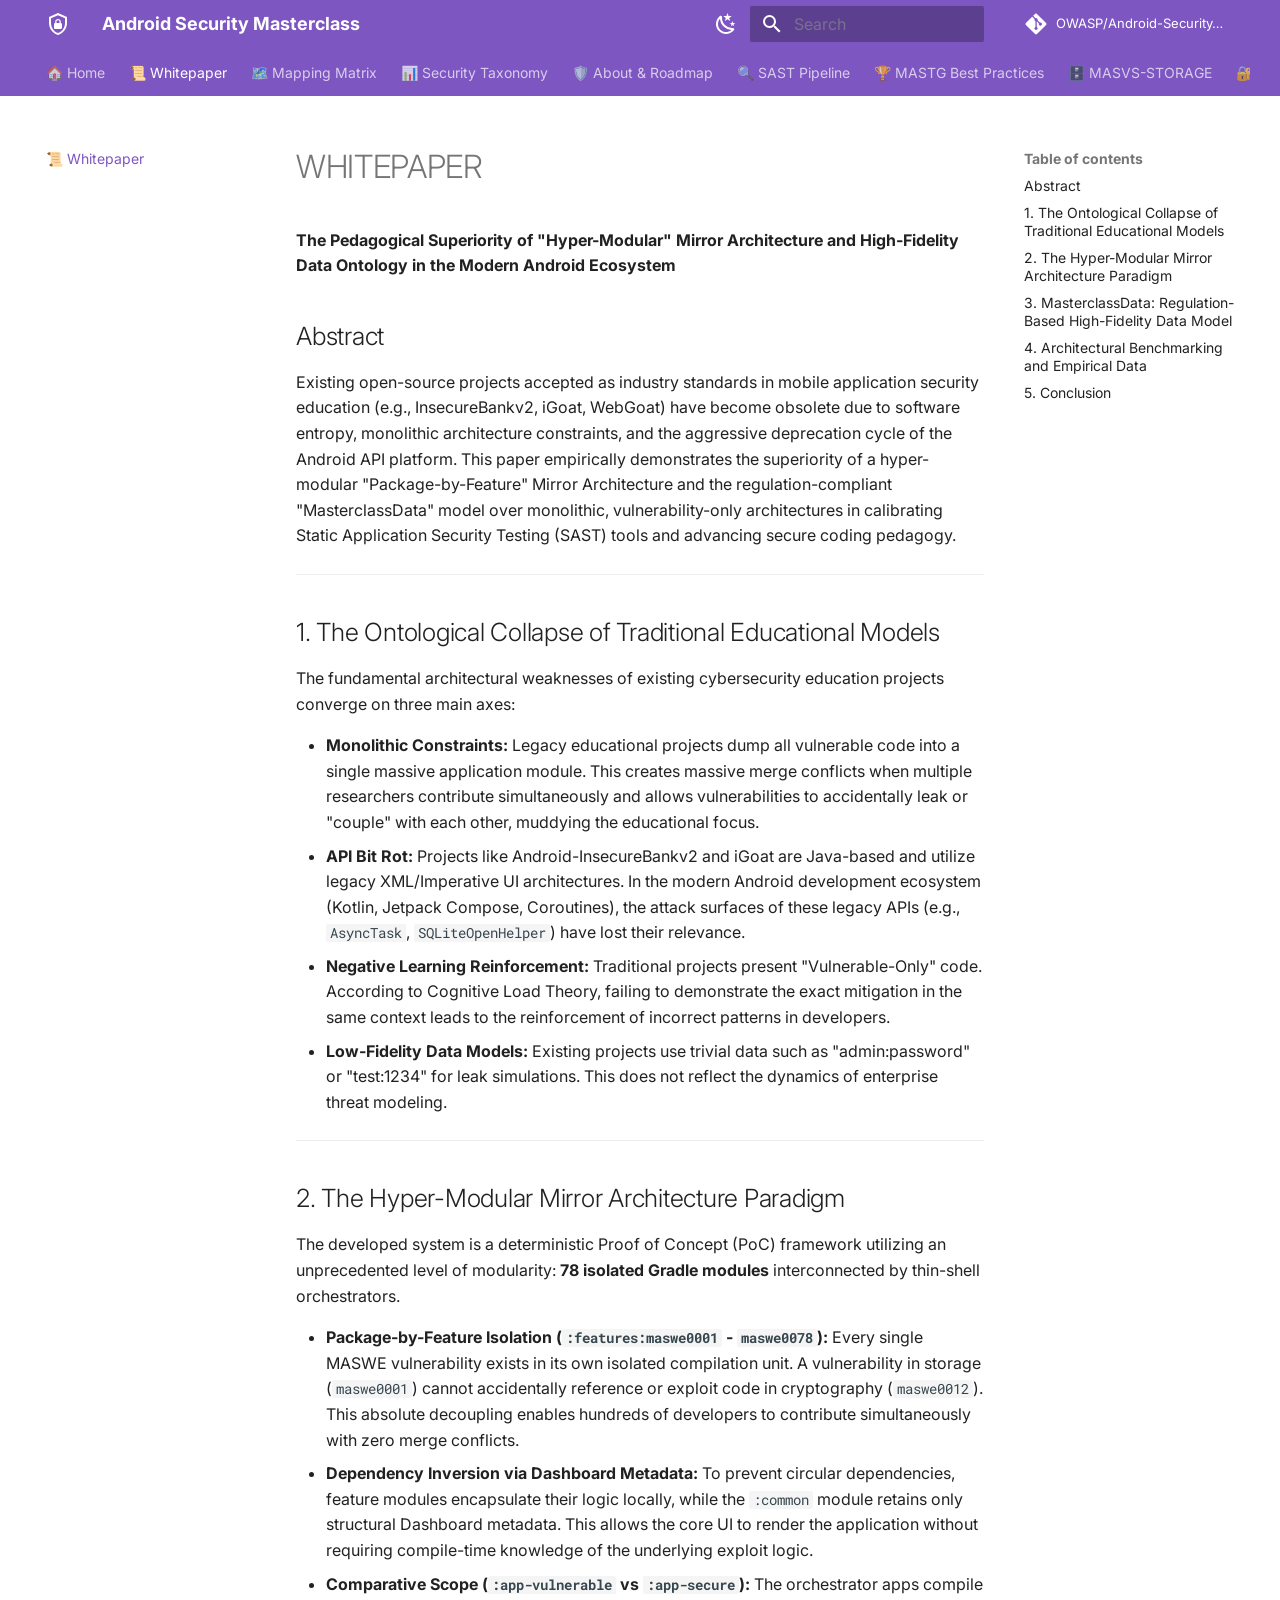
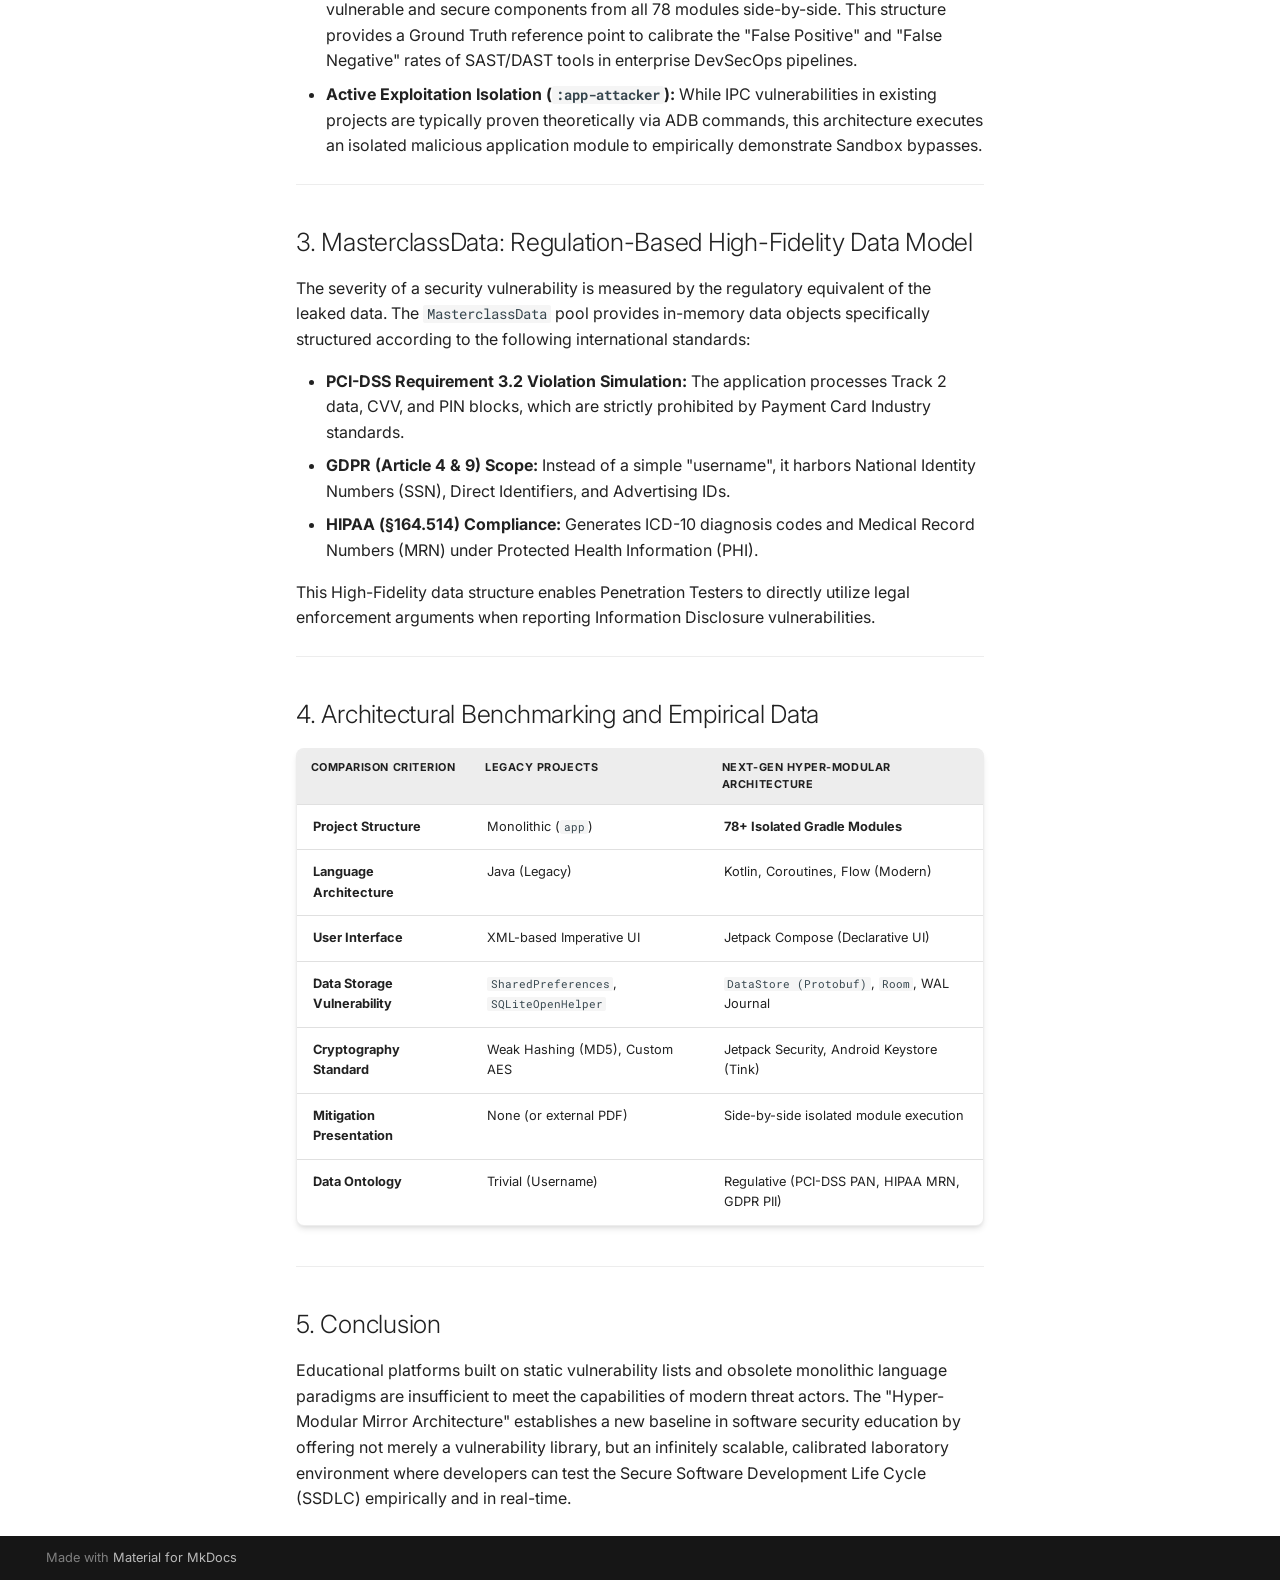
<file: whitepaper/index.html>
<!doctype html>
<html lang="en" class="no-js">
  <head>
    
      <meta charset="utf-8">
      <meta name="viewport" content="width=device-width,initial-scale=1">
      
        <meta name="description" content="A Hands-on OWASP MASVS/MASTG Security Training Lab for Android Developers & Pentesters">
      
      
      
        <link rel="canonical" href="https://owasp.github.io/Android-Security-Masterclass/whitepaper/">
      
      
        <link rel="prev" href="..">
      
      
        <link rel="next" href="../mapping_matrix/">
      
      
        
      
      
      <link rel="icon" href="../assets/images/favicon.png">
      <meta name="generator" content="mkdocs-1.6.1, mkdocs-material-9.7.7">
    
    
      
        <title>📜 Whitepaper - Android Security Masterclass</title>
      
    
    
      <link rel="stylesheet" href="../assets/stylesheets/main.ec1eaa64.min.css">
      
        
        <link rel="stylesheet" href="../assets/stylesheets/palette.ab4e12ef.min.css">
      
      


    
    
      
    
    
      
        
        
        <link rel="preconnect" href="https://fonts.gstatic.com" crossorigin>
        <link rel="stylesheet" href="https://fonts.googleapis.com/css?family=Inter:300,300i,400,400i,700,700i%7CRoboto+Mono:400,400i,700,700i&display=fallback">
        <style>:root{--md-text-font:"Inter";--md-code-font:"Roboto Mono"}</style>
      
    
    
      <link rel="stylesheet" href="../stylesheets/extra.css">
    
    <script>__md_scope=new URL("..",location),__md_hash=e=>[...e].reduce(((e,_)=>(e<<5)-e+_.charCodeAt(0)),0),__md_get=(e,_=localStorage,t=__md_scope)=>JSON.parse(_.getItem(t.pathname+"."+e)),__md_set=(e,_,t=localStorage,a=__md_scope)=>{try{t.setItem(a.pathname+"."+e,JSON.stringify(_))}catch(e){}}</script>
    
      

    
    
  </head>
  
  
    
    
      
    
    
    
    
    <body dir="ltr" data-md-color-scheme="default" data-md-color-primary="deep-purple" data-md-color-accent="teal">
  
    
    <input class="md-toggle" data-md-toggle="drawer" type="checkbox" id="__drawer" autocomplete="off">
    <input class="md-toggle" data-md-toggle="search" type="checkbox" id="__search" autocomplete="off">
    <label class="md-overlay" for="__drawer"></label>
    <div data-md-component="skip">
      
        
        <a href="#whitepaper" class="md-skip">
          Skip to content
        </a>
      
    </div>
    <div data-md-component="announce">
      
    </div>
    
    
      

<header class="md-header" data-md-component="header">
  <nav class="md-header__inner md-grid" aria-label="Header">
    <a href=".." title="Android Security Masterclass" class="md-header__button md-logo" aria-label="Android Security Masterclass" data-md-component="logo">
      
  
  <svg xmlns="http://www.w3.org/2000/svg" viewBox="0 0 24 24"><path d="M21 11c0 5.55-3.84 10.74-9 12-5.16-1.26-9-6.45-9-12V5l9-4 9 4zm-9 10c3.75-1 7-5.46 7-9.78V6.3l-7-3.12L5 6.3v4.92C5 15.54 8.25 20 12 21m2.8-10V9.5C14.8 8.1 13.4 7 12 7S9.2 8.1 9.2 9.5V11c-.6 0-1.2.6-1.2 1.2v3.5c0 .7.6 1.3 1.2 1.3h5.5c.7 0 1.3-.6 1.3-1.2v-3.5c0-.7-.6-1.3-1.2-1.3m-1.3 0h-3V9.5c0-.8.7-1.3 1.5-1.3s1.5.5 1.5 1.3z"/></svg>

    </a>
    <label class="md-header__button md-icon" for="__drawer">
      
      <svg xmlns="http://www.w3.org/2000/svg" viewBox="0 0 24 24"><path d="M3 6h18v2H3zm0 5h18v2H3zm0 5h18v2H3z"/></svg>
    </label>
    <div class="md-header__title" data-md-component="header-title">
      <div class="md-header__ellipsis">
        <div class="md-header__topic">
          <span class="md-ellipsis">
            Android Security Masterclass
          </span>
        </div>
        <div class="md-header__topic" data-md-component="header-topic">
          <span class="md-ellipsis">
            
              📜 Whitepaper
            
          </span>
        </div>
      </div>
    </div>
    
      
        <form class="md-header__option" data-md-component="palette">
  
    
    
    
    <input class="md-option" data-md-color-media="(prefers-color-scheme: light)" data-md-color-scheme="default" data-md-color-primary="deep-purple" data-md-color-accent="teal"  aria-label="Switch to dark mode"  type="radio" name="__palette" id="__palette_0">
    
      <label class="md-header__button md-icon" title="Switch to dark mode" for="__palette_1" hidden>
        <svg xmlns="http://www.w3.org/2000/svg" viewBox="0 0 24 24"><path d="m17.75 4.09-2.53 1.94.91 3.06-2.63-1.81-2.63 1.81.91-3.06-2.53-1.94L12.44 4l1.06-3 1.06 3zm3.5 6.91-1.64 1.25.59 1.98-1.7-1.17-1.7 1.17.59-1.98L15.75 11l2.06-.05L18.5 9l.69 1.95zm-2.28 4.95c.83-.08 1.72 1.1 1.19 1.85-.32.45-.66.87-1.08 1.27C15.17 23 8.84 23 4.94 19.07c-3.91-3.9-3.91-10.24 0-14.14.4-.4.82-.76 1.27-1.08.75-.53 1.93.36 1.85 1.19-.27 2.86.69 5.83 2.89 8.02a9.96 9.96 0 0 0 8.02 2.89m-1.64 2.02a12.08 12.08 0 0 1-7.8-3.47c-2.17-2.19-3.33-5-3.49-7.82-2.81 3.14-2.7 7.96.31 10.98 3.02 3.01 7.84 3.12 10.98.31"/></svg>
      </label>
    
  
    
    
    
    <input class="md-option" data-md-color-media="(prefers-color-scheme: dark)" data-md-color-scheme="slate" data-md-color-primary="deep-purple" data-md-color-accent="teal"  aria-label="Switch to light mode"  type="radio" name="__palette" id="__palette_1">
    
      <label class="md-header__button md-icon" title="Switch to light mode" for="__palette_0" hidden>
        <svg xmlns="http://www.w3.org/2000/svg" viewBox="0 0 24 24"><path d="M12 7a5 5 0 0 1 5 5 5 5 0 0 1-5 5 5 5 0 0 1-5-5 5 5 0 0 1 5-5m0 2a3 3 0 0 0-3 3 3 3 0 0 0 3 3 3 3 0 0 0 3-3 3 3 0 0 0-3-3m0-7 2.39 3.42C13.65 5.15 12.84 5 12 5s-1.65.15-2.39.42zM3.34 7l4.16-.35A7.2 7.2 0 0 0 5.94 8.5c-.44.74-.69 1.5-.83 2.29zm.02 10 1.76-3.77a7.131 7.131 0 0 0 2.38 4.14zM20.65 7l-1.77 3.79a7.02 7.02 0 0 0-2.38-4.15zm-.01 10-4.14.36c.59-.51 1.12-1.14 1.54-1.86.42-.73.69-1.5.83-2.29zM12 22l-2.41-3.44c.74.27 1.55.44 2.41.44.82 0 1.63-.17 2.37-.44z"/></svg>
      </label>
    
  
</form>
      
    
    
      <script>var palette=__md_get("__palette");if(palette&&palette.color){if("(prefers-color-scheme)"===palette.color.media){var media=matchMedia("(prefers-color-scheme: light)"),input=document.querySelector(media.matches?"[data-md-color-media='(prefers-color-scheme: light)']":"[data-md-color-media='(prefers-color-scheme: dark)']");palette.color.media=input.getAttribute("data-md-color-media"),palette.color.scheme=input.getAttribute("data-md-color-scheme"),palette.color.primary=input.getAttribute("data-md-color-primary"),palette.color.accent=input.getAttribute("data-md-color-accent")}for(var[key,value]of Object.entries(palette.color))document.body.setAttribute("data-md-color-"+key,value)}</script>
    
    
    
      
      
        <label class="md-header__button md-icon" for="__search">
          
          <svg xmlns="http://www.w3.org/2000/svg" viewBox="0 0 24 24"><path d="M9.5 3A6.5 6.5 0 0 1 16 9.5c0 1.61-.59 3.09-1.56 4.23l.27.27h.79l5 5-1.5 1.5-5-5v-.79l-.27-.27A6.52 6.52 0 0 1 9.5 16 6.5 6.5 0 0 1 3 9.5 6.5 6.5 0 0 1 9.5 3m0 2C7 5 5 7 5 9.5S7 14 9.5 14 14 12 14 9.5 12 5 9.5 5"/></svg>
        </label>
        <div class="md-search" data-md-component="search" role="dialog">
  <label class="md-search__overlay" for="__search"></label>
  <div class="md-search__inner" role="search">
    <form class="md-search__form" name="search">
      <input type="text" class="md-search__input" name="query" aria-label="Search" placeholder="Search" autocapitalize="off" autocorrect="off" autocomplete="off" spellcheck="false" data-md-component="search-query" required>
      <label class="md-search__icon md-icon" for="__search">
        
        <svg xmlns="http://www.w3.org/2000/svg" viewBox="0 0 24 24"><path d="M9.5 3A6.5 6.5 0 0 1 16 9.5c0 1.61-.59 3.09-1.56 4.23l.27.27h.79l5 5-1.5 1.5-5-5v-.79l-.27-.27A6.52 6.52 0 0 1 9.5 16 6.5 6.5 0 0 1 3 9.5 6.5 6.5 0 0 1 9.5 3m0 2C7 5 5 7 5 9.5S7 14 9.5 14 14 12 14 9.5 12 5 9.5 5"/></svg>
        
        <svg xmlns="http://www.w3.org/2000/svg" viewBox="0 0 24 24"><path d="M20 11v2H8l5.5 5.5-1.42 1.42L4.16 12l7.92-7.92L13.5 5.5 8 11z"/></svg>
      </label>
      <nav class="md-search__options" aria-label="Search">
        
          <a href="javascript:void(0)" class="md-search__icon md-icon" title="Share" aria-label="Share" data-clipboard data-clipboard-text="" data-md-component="search-share" tabindex="-1">
            
            <svg xmlns="http://www.w3.org/2000/svg" viewBox="0 0 24 24"><path d="M18 16.08c-.76 0-1.44.3-1.96.77L8.91 12.7c.05-.23.09-.46.09-.7s-.04-.47-.09-.7l7.05-4.11c.54.5 1.25.81 2.04.81a3 3 0 0 0 3-3 3 3 0 0 0-3-3 3 3 0 0 0-3 3c0 .24.04.47.09.7L8.04 9.81C7.5 9.31 6.79 9 6 9a3 3 0 0 0-3 3 3 3 0 0 0 3 3c.79 0 1.5-.31 2.04-.81l7.12 4.15c-.05.21-.08.43-.08.66 0 1.61 1.31 2.91 2.92 2.91s2.92-1.3 2.92-2.91A2.92 2.92 0 0 0 18 16.08"/></svg>
          </a>
        
        <button type="reset" class="md-search__icon md-icon" title="Clear" aria-label="Clear" tabindex="-1">
          
          <svg xmlns="http://www.w3.org/2000/svg" viewBox="0 0 24 24"><path d="M19 6.41 17.59 5 12 10.59 6.41 5 5 6.41 10.59 12 5 17.59 6.41 19 12 13.41 17.59 19 19 17.59 13.41 12z"/></svg>
        </button>
      </nav>
      
        <div class="md-search__suggest" data-md-component="search-suggest"></div>
      
    </form>
    <div class="md-search__output">
      <div class="md-search__scrollwrap" tabindex="0" data-md-scrollfix>
        <div class="md-search-result" data-md-component="search-result">
          <div class="md-search-result__meta">
            Initializing search
          </div>
          <ol class="md-search-result__list" role="presentation"></ol>
        </div>
      </div>
    </div>
  </div>
</div>
      
    
    
      <div class="md-header__source">
        <a href="https://github.com/OWASP/Android-Security-Masterclass" title="Go to repository" class="md-source" data-md-component="source">
  <div class="md-source__icon md-icon">
    
    <svg xmlns="http://www.w3.org/2000/svg" viewBox="0 0 448 512"><!--! Font Awesome Free 7.1.0 by @fontawesome - https://fontawesome.com License - https://fontawesome.com/license/free (Icons: CC BY 4.0, Fonts: SIL OFL 1.1, Code: MIT License) Copyright 2025 Fonticons, Inc.--><path d="M439.6 236.1 244 40.5c-5.4-5.5-12.8-8.5-20.4-8.5s-15 3-20.4 8.4L162.5 81l51.5 51.5c27.1-9.1 52.7 16.8 43.4 43.7l49.7 49.7c34.2-11.8 61.2 31 35.5 56.7-26.5 26.5-70.2-2.9-56-37.3L240.3 199v121.9c25.3 12.5 22.3 41.8 9.1 55-6.4 6.4-15.2 10.1-24.3 10.1s-17.8-3.6-24.3-10.1c-17.6-17.6-11.1-46.9 11.2-56v-123c-20.8-8.5-24.6-30.7-18.6-45L142.6 101 8.5 235.1C3 240.6 0 247.9 0 255.5s3 15 8.5 20.4l195.6 195.7c5.4 5.4 12.7 8.4 20.4 8.4s15-3 20.4-8.4l194.7-194.7c5.4-5.4 8.4-12.8 8.4-20.4s-3-15-8.4-20.4"/></svg>
  </div>
  <div class="md-source__repository">
    OWASP/Android-Security-Masterclass
  </div>
</a>
      </div>
    
  </nav>
  
</header>
    
    <div class="md-container" data-md-component="container">
      
      
        
          
            
<nav class="md-tabs" aria-label="Tabs" data-md-component="tabs">
  <div class="md-grid">
    <ul class="md-tabs__list">
      
        
  
  
  
  
    <li class="md-tabs__item">
      <a href=".." class="md-tabs__link">
        
  
  
    
  
  🏠 Home

      </a>
    </li>
  

      
        
  
  
  
    
  
  
    <li class="md-tabs__item md-tabs__item--active">
      <a href="./" class="md-tabs__link">
        
  
  
    
  
  📜 Whitepaper

      </a>
    </li>
  

      
        
  
  
  
  
    <li class="md-tabs__item">
      <a href="../mapping_matrix/" class="md-tabs__link">
        
  
  
    
  
  🗺️ Mapping Matrix

      </a>
    </li>
  

      
        
  
  
  
  
    <li class="md-tabs__item">
      <a href="../multi_authority_security_taxonomy/" class="md-tabs__link">
        
  
  
    
  
  📊 Security Taxonomy

      </a>
    </li>
  

      
        
  
  
  
  
    <li class="md-tabs__item">
      <a href="../about/" class="md-tabs__link">
        
  
  
    
  
  🛡️ About & Roadmap

      </a>
    </li>
  

      
        
  
  
  
  
    <li class="md-tabs__item">
      <a href="../sast_pipeline/" class="md-tabs__link">
        
  
  
    
  
  🔍 SAST Pipeline

      </a>
    </li>
  

      
        
  
  
  
  
    
    
      <li class="md-tabs__item">
        <a href="../mastg-best/MASTG-BEST-0002-ProGuard/" class="md-tabs__link">
          
  
  
  🏆 MASTG Best Practices

        </a>
      </li>
    
  

      
        
  
  
  
  
    
    
      <li class="md-tabs__item">
        <a href="../maswe/MASVS-STORAGE/maswe_001/MASWE-0001-Insecure-Private-Storage/" class="md-tabs__link">
          
  
  
  🗄️ MASVS-STORAGE

        </a>
      </li>
    
  

      
        
  
  
  
  
    
    
      <li class="md-tabs__item">
        <a href="../maswe/MASVS-CRYPTO/maswe_007/MASWE-0007-Improper-Encryption/" class="md-tabs__link">
          
  
  
  🔐 MASVS-CRYPTO

        </a>
      </li>
    
  

      
    </ul>
  </div>
</nav>
          
        
      
      <main class="md-main" data-md-component="main">
        <div class="md-main__inner md-grid">
          
            
              
              <div class="md-sidebar md-sidebar--primary" data-md-component="sidebar" data-md-type="navigation" >
                <div class="md-sidebar__scrollwrap">
                  <div class="md-sidebar__inner">
                    


  


<nav class="md-nav md-nav--primary md-nav--lifted" aria-label="Navigation" data-md-level="0">
  <label class="md-nav__title" for="__drawer">
    <a href=".." title="Android Security Masterclass" class="md-nav__button md-logo" aria-label="Android Security Masterclass" data-md-component="logo">
      
  
  <svg xmlns="http://www.w3.org/2000/svg" viewBox="0 0 24 24"><path d="M21 11c0 5.55-3.84 10.74-9 12-5.16-1.26-9-6.45-9-12V5l9-4 9 4zm-9 10c3.75-1 7-5.46 7-9.78V6.3l-7-3.12L5 6.3v4.92C5 15.54 8.25 20 12 21m2.8-10V9.5C14.8 8.1 13.4 7 12 7S9.2 8.1 9.2 9.5V11c-.6 0-1.2.6-1.2 1.2v3.5c0 .7.6 1.3 1.2 1.3h5.5c.7 0 1.3-.6 1.3-1.2v-3.5c0-.7-.6-1.3-1.2-1.3m-1.3 0h-3V9.5c0-.8.7-1.3 1.5-1.3s1.5.5 1.5 1.3z"/></svg>

    </a>
    Android Security Masterclass
  </label>
  
    <div class="md-nav__source">
      <a href="https://github.com/OWASP/Android-Security-Masterclass" title="Go to repository" class="md-source" data-md-component="source">
  <div class="md-source__icon md-icon">
    
    <svg xmlns="http://www.w3.org/2000/svg" viewBox="0 0 448 512"><!--! Font Awesome Free 7.1.0 by @fontawesome - https://fontawesome.com License - https://fontawesome.com/license/free (Icons: CC BY 4.0, Fonts: SIL OFL 1.1, Code: MIT License) Copyright 2025 Fonticons, Inc.--><path d="M439.6 236.1 244 40.5c-5.4-5.5-12.8-8.5-20.4-8.5s-15 3-20.4 8.4L162.5 81l51.5 51.5c27.1-9.1 52.7 16.8 43.4 43.7l49.7 49.7c34.2-11.8 61.2 31 35.5 56.7-26.5 26.5-70.2-2.9-56-37.3L240.3 199v121.9c25.3 12.5 22.3 41.8 9.1 55-6.4 6.4-15.2 10.1-24.3 10.1s-17.8-3.6-24.3-10.1c-17.6-17.6-11.1-46.9 11.2-56v-123c-20.8-8.5-24.6-30.7-18.6-45L142.6 101 8.5 235.1C3 240.6 0 247.9 0 255.5s3 15 8.5 20.4l195.6 195.7c5.4 5.4 12.7 8.4 20.4 8.4s15-3 20.4-8.4l194.7-194.7c5.4-5.4 8.4-12.8 8.4-20.4s-3-15-8.4-20.4"/></svg>
  </div>
  <div class="md-source__repository">
    OWASP/Android-Security-Masterclass
  </div>
</a>
    </div>
  
  <ul class="md-nav__list" data-md-scrollfix>
    
      
      
  
  
  
  
    <li class="md-nav__item">
      <a href=".." class="md-nav__link">
        
  
  
  <span class="md-ellipsis">
    
  
    🏠 Home
  

    
  </span>
  
  

      </a>
    </li>
  

    
      
      
  
  
    
  
  
  
    <li class="md-nav__item md-nav__item--active">
      
      <input class="md-nav__toggle md-toggle" type="checkbox" id="__toc">
      
      
        
      
      
        <label class="md-nav__link md-nav__link--active" for="__toc">
          
  
  
  <span class="md-ellipsis">
    
  
    📜 Whitepaper
  

    
  </span>
  
  

          <span class="md-nav__icon md-icon"></span>
        </label>
      
      <a href="./" class="md-nav__link md-nav__link--active">
        
  
  
  <span class="md-ellipsis">
    
  
    📜 Whitepaper
  

    
  </span>
  
  

      </a>
      
        

<nav class="md-nav md-nav--secondary" aria-label="Table of contents">
  
  
  
    
  
  
    <label class="md-nav__title" for="__toc">
      <span class="md-nav__icon md-icon"></span>
      Table of contents
    </label>
    <ul class="md-nav__list" data-md-component="toc" data-md-scrollfix>
      
        <li class="md-nav__item">
  <a href="#abstract" class="md-nav__link">
    <span class="md-ellipsis">
      
        Abstract
      
    </span>
  </a>
  
</li>
      
        <li class="md-nav__item">
  <a href="#1-the-ontological-collapse-of-traditional-educational-models" class="md-nav__link">
    <span class="md-ellipsis">
      
        1. The Ontological Collapse of Traditional Educational Models
      
    </span>
  </a>
  
</li>
      
        <li class="md-nav__item">
  <a href="#2-the-hyper-modular-mirror-architecture-paradigm" class="md-nav__link">
    <span class="md-ellipsis">
      
        2. The Hyper-Modular Mirror Architecture Paradigm
      
    </span>
  </a>
  
</li>
      
        <li class="md-nav__item">
  <a href="#3-masterclassdata-regulation-based-high-fidelity-data-model" class="md-nav__link">
    <span class="md-ellipsis">
      
        3. MasterclassData: Regulation-Based High-Fidelity Data Model
      
    </span>
  </a>
  
</li>
      
        <li class="md-nav__item">
  <a href="#4-architectural-benchmarking-and-empirical-data" class="md-nav__link">
    <span class="md-ellipsis">
      
        4. Architectural Benchmarking and Empirical Data
      
    </span>
  </a>
  
</li>
      
        <li class="md-nav__item">
  <a href="#5-conclusion" class="md-nav__link">
    <span class="md-ellipsis">
      
        5. Conclusion
      
    </span>
  </a>
  
</li>
      
    </ul>
  
</nav>
      
    </li>
  

    
      
      
  
  
  
  
    <li class="md-nav__item">
      <a href="../mapping_matrix/" class="md-nav__link">
        
  
  
  <span class="md-ellipsis">
    
  
    🗺️ Mapping Matrix
  

    
  </span>
  
  

      </a>
    </li>
  

    
      
      
  
  
  
  
    <li class="md-nav__item">
      <a href="../multi_authority_security_taxonomy/" class="md-nav__link">
        
  
  
  <span class="md-ellipsis">
    
  
    📊 Security Taxonomy
  

    
  </span>
  
  

      </a>
    </li>
  

    
      
      
  
  
  
  
    <li class="md-nav__item">
      <a href="../about/" class="md-nav__link">
        
  
  
  <span class="md-ellipsis">
    
  
    🛡️ About & Roadmap
  

    
  </span>
  
  

      </a>
    </li>
  

    
      
      
  
  
  
  
    <li class="md-nav__item">
      <a href="../sast_pipeline/" class="md-nav__link">
        
  
  
  <span class="md-ellipsis">
    
  
    🔍 SAST Pipeline
  

    
  </span>
  
  

      </a>
    </li>
  

    
      
      
  
  
  
  
    
    
    
    
      
      
        
      
    
    
    <li class="md-nav__item md-nav__item--nested">
      
        
        
          
        
        <input class="md-nav__toggle md-toggle md-toggle--indeterminate" type="checkbox" id="__nav_7" >
        
          
          <label class="md-nav__link" for="__nav_7" id="__nav_7_label" tabindex="0">
            
  
  
  <span class="md-ellipsis">
    
  
    🏆 MASTG Best Practices
  

    
  </span>
  
  

            <span class="md-nav__icon md-icon"></span>
          </label>
        
        <nav class="md-nav" data-md-level="1" aria-labelledby="__nav_7_label" aria-expanded="false">
          <label class="md-nav__title" for="__nav_7">
            <span class="md-nav__icon md-icon"></span>
            
  
    🏆 MASTG Best Practices
  

          </label>
          <ul class="md-nav__list" data-md-scrollfix>
            
              
                
  
  
  
  
    <li class="md-nav__item">
      <a href="../mastg-best/MASTG-BEST-0002-ProGuard/" class="md-nav__link">
        
  
  
  <span class="md-ellipsis">
    
  
    MASTG-BEST-0002 ProGuard
  

    
  </span>
  
  

      </a>
    </li>
  

              
            
          </ul>
        </nav>
      
    </li>
  

    
      
      
  
  
  
  
    
    
    
    
      
      
        
      
    
    
    <li class="md-nav__item md-nav__item--nested">
      
        
        
          
        
        <input class="md-nav__toggle md-toggle md-toggle--indeterminate" type="checkbox" id="__nav_8" >
        
          
          <label class="md-nav__link" for="__nav_8" id="__nav_8_label" tabindex="0">
            
  
  
  <span class="md-ellipsis">
    
  
    🗄️ MASVS-STORAGE
  

    
  </span>
  
  

            <span class="md-nav__icon md-icon"></span>
          </label>
        
        <nav class="md-nav" data-md-level="1" aria-labelledby="__nav_8_label" aria-expanded="false">
          <label class="md-nav__title" for="__nav_8">
            <span class="md-nav__icon md-icon"></span>
            
  
    🗄️ MASVS-STORAGE
  

          </label>
          <ul class="md-nav__list" data-md-scrollfix>
            
              
                
  
  
  
  
    <li class="md-nav__item">
      <a href="../maswe/MASVS-STORAGE/maswe_001/MASWE-0001-Insecure-Private-Storage/" class="md-nav__link">
        
  
  
  <span class="md-ellipsis">
    
  
    MASWE-0001 Insecure Private Storage
  

    
  </span>
  
  

      </a>
    </li>
  

              
            
              
                
  
  
  
  
    <li class="md-nav__item">
      <a href="../maswe/MASVS-STORAGE/maswe_002/MASWE-0002-Insecure-Storage/" class="md-nav__link">
        
  
  
  <span class="md-ellipsis">
    
  
    MASWE-0002 Insecure Storage
  

    
  </span>
  
  

      </a>
    </li>
  

              
            
              
                
  
  
  
  
    <li class="md-nav__item">
      <a href="../maswe/MASVS-STORAGE/maswe_003/MASWE-0003-Insecure-Key-Storage/" class="md-nav__link">
        
  
  
  <span class="md-ellipsis">
    
  
    MASWE-0003 Insecure Key Storage
  

    
  </span>
  
  

      </a>
    </li>
  

              
            
              
                
  
  
  
  
    <li class="md-nav__item">
      <a href="../maswe/MASVS-STORAGE/maswe_004/MASWE-0004-Hardcoded-Secrets/" class="md-nav__link">
        
  
  
  <span class="md-ellipsis">
    
  
    MASWE-0004 Hardcoded Secrets
  

    
  </span>
  
  

      </a>
    </li>
  

              
            
              
                
  
  
  
  
    <li class="md-nav__item">
      <a href="../maswe/MASVS-STORAGE/maswe_005/MASWE-0005-Logging-Leaks/" class="md-nav__link">
        
  
  
  <span class="md-ellipsis">
    
  
    MASWE-0005 Logging Leaks
  

    
  </span>
  
  

      </a>
    </li>
  

              
            
              
                
  
  
  
  
    <li class="md-nav__item">
      <a href="../maswe/MASVS-STORAGE/maswe_006/MASWE-0006-Sensitive-Data-Backup/" class="md-nav__link">
        
  
  
  <span class="md-ellipsis">
    
  
    MASWE-0006 Sensitive Data in Backup
  

    
  </span>
  
  

      </a>
    </li>
  

              
            
          </ul>
        </nav>
      
    </li>
  

    
      
      
  
  
  
  
    
    
    
    
      
      
        
      
    
    
    <li class="md-nav__item md-nav__item--nested">
      
        
        
          
        
        <input class="md-nav__toggle md-toggle md-toggle--indeterminate" type="checkbox" id="__nav_9" >
        
          
          <label class="md-nav__link" for="__nav_9" id="__nav_9_label" tabindex="0">
            
  
  
  <span class="md-ellipsis">
    
  
    🔐 MASVS-CRYPTO
  

    
  </span>
  
  

            <span class="md-nav__icon md-icon"></span>
          </label>
        
        <nav class="md-nav" data-md-level="1" aria-labelledby="__nav_9_label" aria-expanded="false">
          <label class="md-nav__title" for="__nav_9">
            <span class="md-nav__icon md-icon"></span>
            
  
    🔐 MASVS-CRYPTO
  

          </label>
          <ul class="md-nav__list" data-md-scrollfix>
            
              
                
  
  
  
  
    <li class="md-nav__item">
      <a href="../maswe/MASVS-CRYPTO/maswe_007/MASWE-0007-Improper-Encryption/" class="md-nav__link">
        
  
  
  <span class="md-ellipsis">
    
  
    MASWE-0007 Improper Encryption
  

    
  </span>
  
  

      </a>
    </li>
  

              
            
          </ul>
        </nav>
      
    </li>
  

    
  </ul>
</nav>
                  </div>
                </div>
              </div>
            
            
              
              <div class="md-sidebar md-sidebar--secondary" data-md-component="sidebar" data-md-type="toc" >
                <div class="md-sidebar__scrollwrap">
                  <div class="md-sidebar__inner">
                    

<nav class="md-nav md-nav--secondary" aria-label="Table of contents">
  
  
  
    
  
  
    <label class="md-nav__title" for="__toc">
      <span class="md-nav__icon md-icon"></span>
      Table of contents
    </label>
    <ul class="md-nav__list" data-md-component="toc" data-md-scrollfix>
      
        <li class="md-nav__item">
  <a href="#abstract" class="md-nav__link">
    <span class="md-ellipsis">
      
        Abstract
      
    </span>
  </a>
  
</li>
      
        <li class="md-nav__item">
  <a href="#1-the-ontological-collapse-of-traditional-educational-models" class="md-nav__link">
    <span class="md-ellipsis">
      
        1. The Ontological Collapse of Traditional Educational Models
      
    </span>
  </a>
  
</li>
      
        <li class="md-nav__item">
  <a href="#2-the-hyper-modular-mirror-architecture-paradigm" class="md-nav__link">
    <span class="md-ellipsis">
      
        2. The Hyper-Modular Mirror Architecture Paradigm
      
    </span>
  </a>
  
</li>
      
        <li class="md-nav__item">
  <a href="#3-masterclassdata-regulation-based-high-fidelity-data-model" class="md-nav__link">
    <span class="md-ellipsis">
      
        3. MasterclassData: Regulation-Based High-Fidelity Data Model
      
    </span>
  </a>
  
</li>
      
        <li class="md-nav__item">
  <a href="#4-architectural-benchmarking-and-empirical-data" class="md-nav__link">
    <span class="md-ellipsis">
      
        4. Architectural Benchmarking and Empirical Data
      
    </span>
  </a>
  
</li>
      
        <li class="md-nav__item">
  <a href="#5-conclusion" class="md-nav__link">
    <span class="md-ellipsis">
      
        5. Conclusion
      
    </span>
  </a>
  
</li>
      
    </ul>
  
</nav>
                  </div>
                </div>
              </div>
            
          
          
            <div class="md-content" data-md-component="content">
              
              <article class="md-content__inner md-typeset">
                
                  


  
  


<h1 id="whitepaper">WHITEPAPER</h1>
<p><strong>The Pedagogical Superiority of "Hyper-Modular" Mirror Architecture and High-Fidelity Data Ontology in the Modern Android Ecosystem</strong></p>
<h2 id="abstract">Abstract</h2>
<p>Existing open-source projects accepted as industry standards in mobile application security education (e.g., InsecureBankv2, iGoat, WebGoat) have become obsolete due to software entropy, monolithic architecture constraints, and the aggressive deprecation cycle of the Android API platform. This paper empirically demonstrates the superiority of a hyper-modular "Package-by-Feature" Mirror Architecture and the regulation-compliant "MasterclassData" model over monolithic, vulnerability-only architectures in calibrating Static Application Security Testing (SAST) tools and advancing secure coding pedagogy.</p>
<hr />
<h2 id="1-the-ontological-collapse-of-traditional-educational-models">1. The Ontological Collapse of Traditional Educational Models</h2>
<p>The fundamental architectural weaknesses of existing cybersecurity education projects converge on three main axes:</p>
<ul>
<li><strong>Monolithic Constraints:</strong> Legacy educational projects dump all vulnerable code into a single massive application module. This creates massive merge conflicts when multiple researchers contribute simultaneously and allows vulnerabilities to accidentally leak or "couple" with each other, muddying the educational focus.</li>
<li><strong>API Bit Rot:</strong> Projects like Android-InsecureBankv2 and iGoat are Java-based and utilize legacy XML/Imperative UI architectures. In the modern Android development ecosystem (Kotlin, Jetpack Compose, Coroutines), the attack surfaces of these legacy APIs (e.g., <code>AsyncTask</code>, <code>SQLiteOpenHelper</code>) have lost their relevance.</li>
<li><strong>Negative Learning Reinforcement:</strong> Traditional projects present "Vulnerable-Only" code. According to Cognitive Load Theory, failing to demonstrate the exact mitigation in the same context leads to the reinforcement of incorrect patterns in developers.</li>
<li><strong>Low-Fidelity Data Models:</strong> Existing projects use trivial data such as "admin:password" or "test:1234" for leak simulations. This does not reflect the dynamics of enterprise threat modeling.</li>
</ul>
<hr />
<h2 id="2-the-hyper-modular-mirror-architecture-paradigm">2. The Hyper-Modular Mirror Architecture Paradigm</h2>
<p>The developed system is a deterministic Proof of Concept (PoC) framework utilizing an unprecedented level of modularity: <strong>78 isolated Gradle modules</strong> interconnected by thin-shell orchestrators.</p>
<ul>
<li><strong>Package-by-Feature Isolation (<code>:features:maswe0001</code> - <code>maswe0078</code>):</strong> Every single MASWE vulnerability exists in its own isolated compilation unit. A vulnerability in storage (<code>maswe0001</code>) cannot accidentally reference or exploit code in cryptography (<code>maswe0012</code>). This absolute decoupling enables hundreds of developers to contribute simultaneously with zero merge conflicts.</li>
<li><strong>Dependency Inversion via Dashboard Metadata:</strong> To prevent circular dependencies, feature modules encapsulate their logic locally, while the <code>:common</code> module retains only structural Dashboard metadata. This allows the core UI to render the application without requiring compile-time knowledge of the underlying exploit logic.</li>
<li><strong>Comparative Scope (<code>:app-vulnerable</code> vs <code>:app-secure</code>):</strong> The orchestrator apps compile vulnerable and secure components from all 78 modules side-by-side. This structure provides a Ground Truth reference point to calibrate the "False Positive" and "False Negative" rates of SAST/DAST tools in enterprise DevSecOps pipelines.</li>
<li><strong>Active Exploitation Isolation (<code>:app-attacker</code>):</strong> While IPC vulnerabilities in existing projects are typically proven theoretically via ADB commands, this architecture executes an isolated malicious application module to empirically demonstrate Sandbox bypasses.</li>
</ul>
<hr />
<h2 id="3-masterclassdata-regulation-based-high-fidelity-data-model">3. MasterclassData: Regulation-Based High-Fidelity Data Model</h2>
<p>The severity of a security vulnerability is measured by the regulatory equivalent of the leaked data. The <code>MasterclassData</code> pool provides in-memory data objects specifically structured according to the following international standards:</p>
<ul>
<li><strong>PCI-DSS Requirement 3.2 Violation Simulation:</strong> The application processes Track 2 data, CVV, and PIN blocks, which are strictly prohibited by Payment Card Industry standards.</li>
<li><strong>GDPR (Article 4 &amp; 9) Scope:</strong> Instead of a simple "username", it harbors National Identity Numbers (SSN), Direct Identifiers, and Advertising IDs.</li>
<li><strong>HIPAA (§164.514) Compliance:</strong> Generates ICD-10 diagnosis codes and Medical Record Numbers (MRN) under Protected Health Information (PHI).</li>
</ul>
<p>This High-Fidelity data structure enables Penetration Testers to directly utilize legal enforcement arguments when reporting Information Disclosure vulnerabilities.</p>
<hr />
<h2 id="4-architectural-benchmarking-and-empirical-data">4. Architectural Benchmarking and Empirical Data</h2>
<table>
<thead>
<tr>
<th>Comparison Criterion</th>
<th>Legacy Projects</th>
<th>Next-Gen Hyper-Modular Architecture</th>
</tr>
</thead>
<tbody>
<tr>
<td><strong>Project Structure</strong></td>
<td>Monolithic (<code>app</code>)</td>
<td><strong>78+ Isolated Gradle Modules</strong></td>
</tr>
<tr>
<td><strong>Language Architecture</strong></td>
<td>Java (Legacy)</td>
<td>Kotlin, Coroutines, Flow (Modern)</td>
</tr>
<tr>
<td><strong>User Interface</strong></td>
<td>XML-based Imperative UI</td>
<td>Jetpack Compose (Declarative UI)</td>
</tr>
<tr>
<td><strong>Data Storage Vulnerability</strong></td>
<td><code>SharedPreferences</code>, <code>SQLiteOpenHelper</code></td>
<td><code>DataStore (Protobuf)</code>, <code>Room</code>, WAL Journal</td>
</tr>
<tr>
<td><strong>Cryptography Standard</strong></td>
<td>Weak Hashing (MD5), Custom AES</td>
<td>Jetpack Security, Android Keystore (Tink)</td>
</tr>
<tr>
<td><strong>Mitigation Presentation</strong></td>
<td>None (or external PDF)</td>
<td>Side-by-side isolated module execution</td>
</tr>
<tr>
<td><strong>Data Ontology</strong></td>
<td>Trivial (Username)</td>
<td>Regulative (PCI-DSS PAN, HIPAA MRN, GDPR PII)</td>
</tr>
</tbody>
</table>
<hr />
<h2 id="5-conclusion">5. Conclusion</h2>
<p>Educational platforms built on static vulnerability lists and obsolete monolithic language paradigms are insufficient to meet the capabilities of modern threat actors. The "Hyper-Modular Mirror Architecture" establishes a new baseline in software security education by offering not merely a vulnerability library, but an infinitely scalable, calibrated laboratory environment where developers can test the Secure Software Development Life Cycle (SSDLC) empirically and in real-time.</p>












                
              </article>
            </div>
          
          
<script>var target=document.getElementById(location.hash.slice(1));target&&target.name&&(target.checked=target.name.startsWith("__tabbed_"))</script>
        </div>
        
          <button type="button" class="md-top md-icon" data-md-component="top" hidden>
  
  <svg xmlns="http://www.w3.org/2000/svg" viewBox="0 0 24 24"><path d="M13 20h-2V8l-5.5 5.5-1.42-1.42L12 4.16l7.92 7.92-1.42 1.42L13 8z"/></svg>
  Back to top
</button>
        
      </main>
      
        <footer class="md-footer">
  
  <div class="md-footer-meta md-typeset">
    <div class="md-footer-meta__inner md-grid">
      <div class="md-copyright">
  
  
    Made with
    <a href="https://squidfunk.github.io/mkdocs-material/" target="_blank" rel="noopener">
      Material for MkDocs
    </a>
  
</div>
      
    </div>
  </div>
</footer>
      
    </div>
    <div class="md-dialog" data-md-component="dialog">
      <div class="md-dialog__inner md-typeset"></div>
    </div>
    
    
    
      
      
      <script id="__config" type="application/json">{"annotate": null, "base": "..", "features": ["navigation.tabs", "navigation.sections", "navigation.expand", "navigation.top", "navigation.instant", "navigation.tracking", "search.suggest", "search.highlight", "search.share", "content.code.copy", "content.code.annotate"], "search": "../assets/javascripts/workers/search.2c215733.min.js", "tags": null, "translations": {"clipboard.copied": "Copied to clipboard", "clipboard.copy": "Copy to clipboard", "search.result.more.one": "1 more on this page", "search.result.more.other": "# more on this page", "search.result.none": "No matching documents", "search.result.one": "1 matching document", "search.result.other": "# matching documents", "search.result.placeholder": "Type to start searching", "search.result.term.missing": "Missing", "select.version": "Select version"}, "version": null}</script>
    
    
      <script src="../assets/javascripts/bundle.d7400e89.min.js"></script>
      
    
  </body>
</html>
</file>
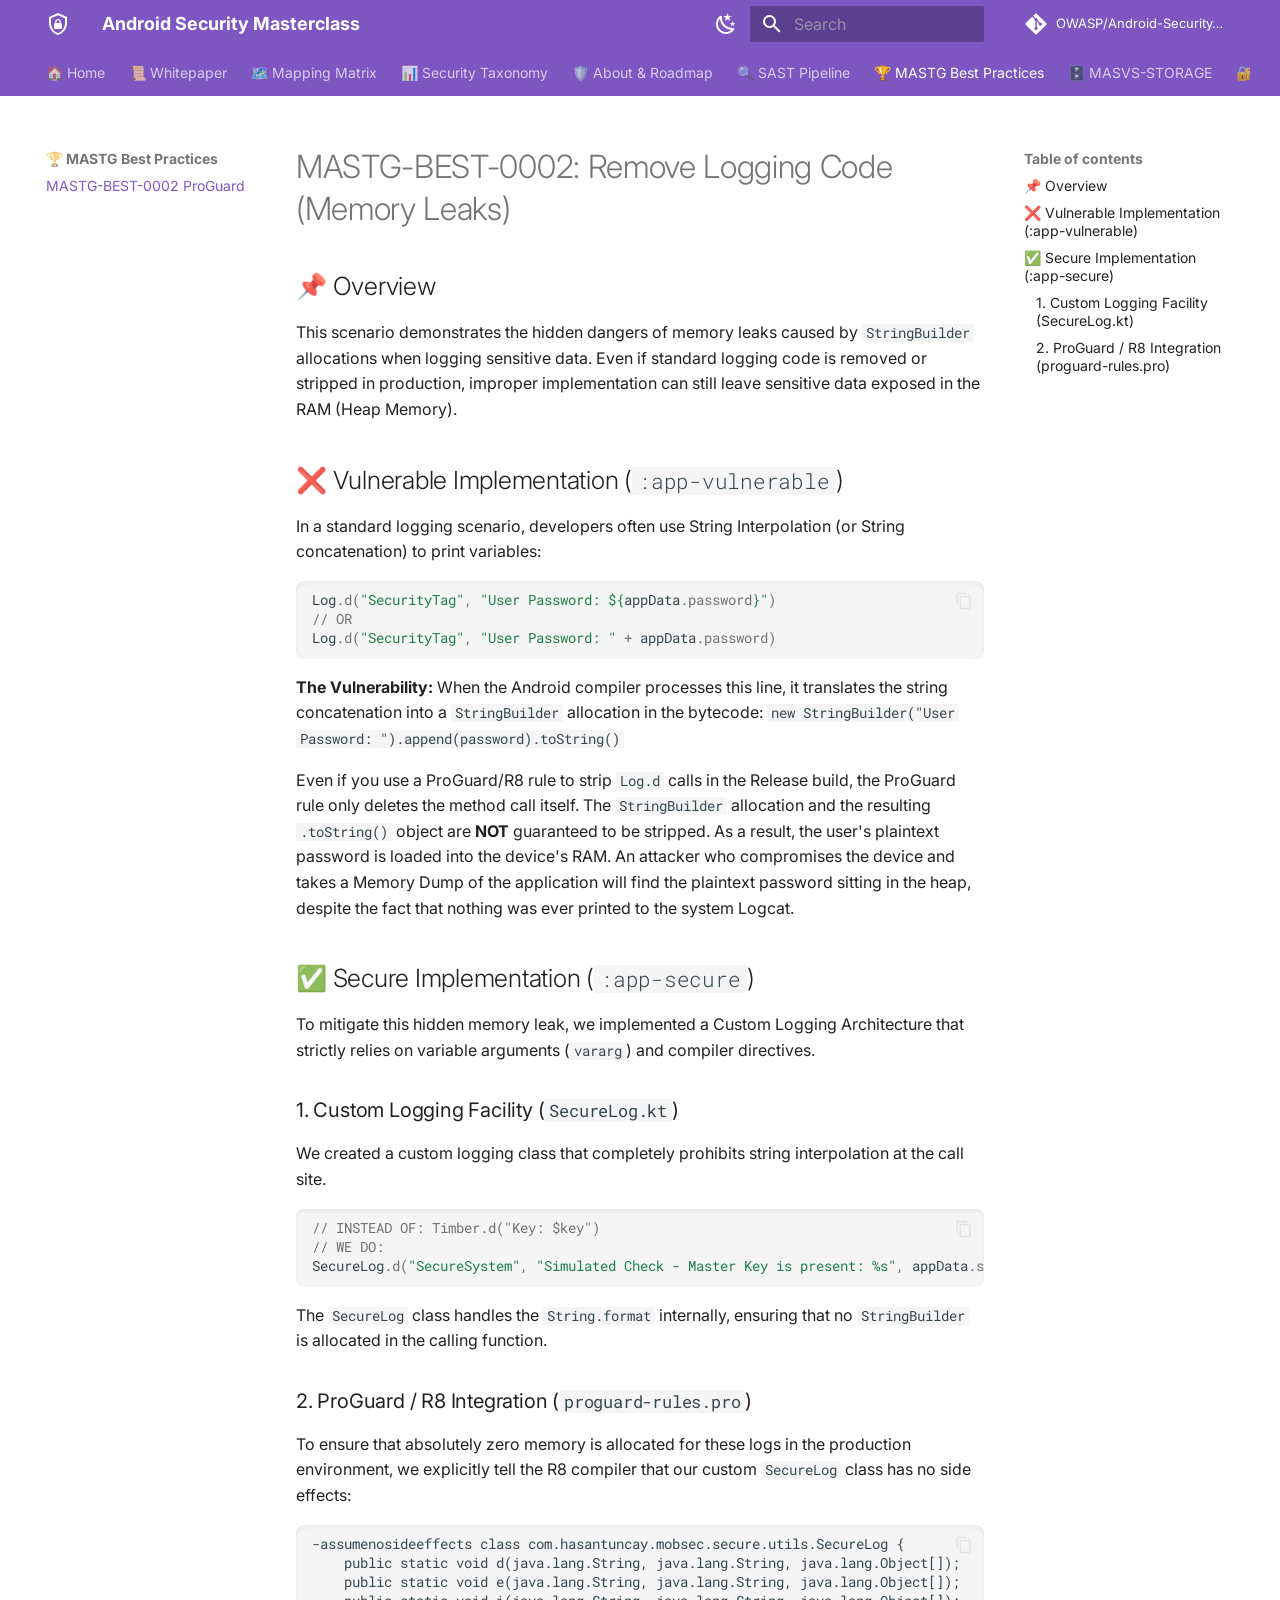
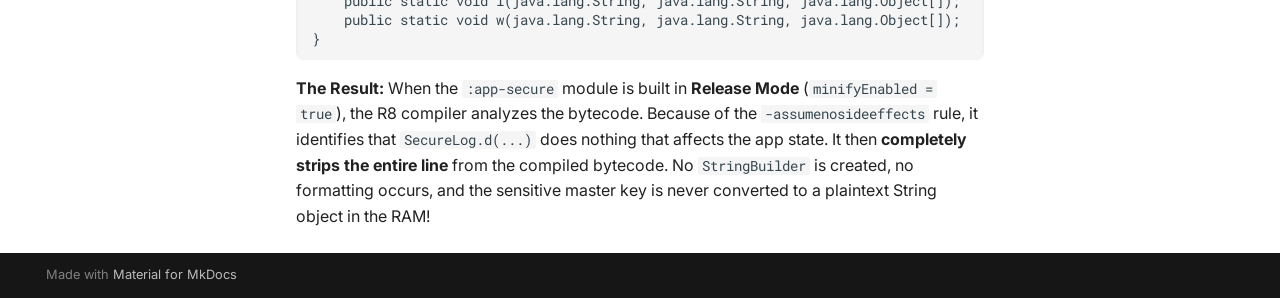
<file: mastg-best/MASTG-BEST-0002-ProGuard/index.html>
<!doctype html>
<html lang="en" class="no-js">
  <head>
    
      <meta charset="utf-8">
      <meta name="viewport" content="width=device-width,initial-scale=1">
      
        <meta name="description" content="A Hands-on OWASP MASVS/MASTG Security Training Lab for Android Developers & Pentesters">
      
      
      
        <link rel="canonical" href="https://owasp.github.io/Android-Security-Masterclass/mastg-best/MASTG-BEST-0002-ProGuard/">
      
      
        <link rel="prev" href="../../sast_pipeline/">
      
      
        <link rel="next" href="../../maswe/MASVS-STORAGE/maswe_001/MASWE-0001-Insecure-Private-Storage/">
      
      
        
      
      
      <link rel="icon" href="../../assets/images/favicon.png">
      <meta name="generator" content="mkdocs-1.6.1, mkdocs-material-9.7.7">
    
    
      
        <title>MASTG-BEST-0002 ProGuard - Android Security Masterclass</title>
      
    
    
      <link rel="stylesheet" href="../../assets/stylesheets/main.ec1eaa64.min.css">
      
        
        <link rel="stylesheet" href="../../assets/stylesheets/palette.ab4e12ef.min.css">
      
      


    
    
      
    
    
      
        
        
        <link rel="preconnect" href="https://fonts.gstatic.com" crossorigin>
        <link rel="stylesheet" href="https://fonts.googleapis.com/css?family=Inter:300,300i,400,400i,700,700i%7CRoboto+Mono:400,400i,700,700i&display=fallback">
        <style>:root{--md-text-font:"Inter";--md-code-font:"Roboto Mono"}</style>
      
    
    
      <link rel="stylesheet" href="../../stylesheets/extra.css">
    
    <script>__md_scope=new URL("../..",location),__md_hash=e=>[...e].reduce(((e,_)=>(e<<5)-e+_.charCodeAt(0)),0),__md_get=(e,_=localStorage,t=__md_scope)=>JSON.parse(_.getItem(t.pathname+"."+e)),__md_set=(e,_,t=localStorage,a=__md_scope)=>{try{t.setItem(a.pathname+"."+e,JSON.stringify(_))}catch(e){}}</script>
    
      

    
    
  </head>
  
  
    
    
      
    
    
    
    
    <body dir="ltr" data-md-color-scheme="default" data-md-color-primary="deep-purple" data-md-color-accent="teal">
  
    
    <input class="md-toggle" data-md-toggle="drawer" type="checkbox" id="__drawer" autocomplete="off">
    <input class="md-toggle" data-md-toggle="search" type="checkbox" id="__search" autocomplete="off">
    <label class="md-overlay" for="__drawer"></label>
    <div data-md-component="skip">
      
        
        <a href="#mastg-best-0002-remove-logging-code-memory-leaks" class="md-skip">
          Skip to content
        </a>
      
    </div>
    <div data-md-component="announce">
      
    </div>
    
    
      

<header class="md-header" data-md-component="header">
  <nav class="md-header__inner md-grid" aria-label="Header">
    <a href="../.." title="Android Security Masterclass" class="md-header__button md-logo" aria-label="Android Security Masterclass" data-md-component="logo">
      
  
  <svg xmlns="http://www.w3.org/2000/svg" viewBox="0 0 24 24"><path d="M21 11c0 5.55-3.84 10.74-9 12-5.16-1.26-9-6.45-9-12V5l9-4 9 4zm-9 10c3.75-1 7-5.46 7-9.78V6.3l-7-3.12L5 6.3v4.92C5 15.54 8.25 20 12 21m2.8-10V9.5C14.8 8.1 13.4 7 12 7S9.2 8.1 9.2 9.5V11c-.6 0-1.2.6-1.2 1.2v3.5c0 .7.6 1.3 1.2 1.3h5.5c.7 0 1.3-.6 1.3-1.2v-3.5c0-.7-.6-1.3-1.2-1.3m-1.3 0h-3V9.5c0-.8.7-1.3 1.5-1.3s1.5.5 1.5 1.3z"/></svg>

    </a>
    <label class="md-header__button md-icon" for="__drawer">
      
      <svg xmlns="http://www.w3.org/2000/svg" viewBox="0 0 24 24"><path d="M3 6h18v2H3zm0 5h18v2H3zm0 5h18v2H3z"/></svg>
    </label>
    <div class="md-header__title" data-md-component="header-title">
      <div class="md-header__ellipsis">
        <div class="md-header__topic">
          <span class="md-ellipsis">
            Android Security Masterclass
          </span>
        </div>
        <div class="md-header__topic" data-md-component="header-topic">
          <span class="md-ellipsis">
            
              MASTG-BEST-0002 ProGuard
            
          </span>
        </div>
      </div>
    </div>
    
      
        <form class="md-header__option" data-md-component="palette">
  
    
    
    
    <input class="md-option" data-md-color-media="(prefers-color-scheme: light)" data-md-color-scheme="default" data-md-color-primary="deep-purple" data-md-color-accent="teal"  aria-label="Switch to dark mode"  type="radio" name="__palette" id="__palette_0">
    
      <label class="md-header__button md-icon" title="Switch to dark mode" for="__palette_1" hidden>
        <svg xmlns="http://www.w3.org/2000/svg" viewBox="0 0 24 24"><path d="m17.75 4.09-2.53 1.94.91 3.06-2.63-1.81-2.63 1.81.91-3.06-2.53-1.94L12.44 4l1.06-3 1.06 3zm3.5 6.91-1.64 1.25.59 1.98-1.7-1.17-1.7 1.17.59-1.98L15.75 11l2.06-.05L18.5 9l.69 1.95zm-2.28 4.95c.83-.08 1.72 1.1 1.19 1.85-.32.45-.66.87-1.08 1.27C15.17 23 8.84 23 4.94 19.07c-3.91-3.9-3.91-10.24 0-14.14.4-.4.82-.76 1.27-1.08.75-.53 1.93.36 1.85 1.19-.27 2.86.69 5.83 2.89 8.02a9.96 9.96 0 0 0 8.02 2.89m-1.64 2.02a12.08 12.08 0 0 1-7.8-3.47c-2.17-2.19-3.33-5-3.49-7.82-2.81 3.14-2.7 7.96.31 10.98 3.02 3.01 7.84 3.12 10.98.31"/></svg>
      </label>
    
  
    
    
    
    <input class="md-option" data-md-color-media="(prefers-color-scheme: dark)" data-md-color-scheme="slate" data-md-color-primary="deep-purple" data-md-color-accent="teal"  aria-label="Switch to light mode"  type="radio" name="__palette" id="__palette_1">
    
      <label class="md-header__button md-icon" title="Switch to light mode" for="__palette_0" hidden>
        <svg xmlns="http://www.w3.org/2000/svg" viewBox="0 0 24 24"><path d="M12 7a5 5 0 0 1 5 5 5 5 0 0 1-5 5 5 5 0 0 1-5-5 5 5 0 0 1 5-5m0 2a3 3 0 0 0-3 3 3 3 0 0 0 3 3 3 3 0 0 0 3-3 3 3 0 0 0-3-3m0-7 2.39 3.42C13.65 5.15 12.84 5 12 5s-1.65.15-2.39.42zM3.34 7l4.16-.35A7.2 7.2 0 0 0 5.94 8.5c-.44.74-.69 1.5-.83 2.29zm.02 10 1.76-3.77a7.131 7.131 0 0 0 2.38 4.14zM20.65 7l-1.77 3.79a7.02 7.02 0 0 0-2.38-4.15zm-.01 10-4.14.36c.59-.51 1.12-1.14 1.54-1.86.42-.73.69-1.5.83-2.29zM12 22l-2.41-3.44c.74.27 1.55.44 2.41.44.82 0 1.63-.17 2.37-.44z"/></svg>
      </label>
    
  
</form>
      
    
    
      <script>var palette=__md_get("__palette");if(palette&&palette.color){if("(prefers-color-scheme)"===palette.color.media){var media=matchMedia("(prefers-color-scheme: light)"),input=document.querySelector(media.matches?"[data-md-color-media='(prefers-color-scheme: light)']":"[data-md-color-media='(prefers-color-scheme: dark)']");palette.color.media=input.getAttribute("data-md-color-media"),palette.color.scheme=input.getAttribute("data-md-color-scheme"),palette.color.primary=input.getAttribute("data-md-color-primary"),palette.color.accent=input.getAttribute("data-md-color-accent")}for(var[key,value]of Object.entries(palette.color))document.body.setAttribute("data-md-color-"+key,value)}</script>
    
    
    
      
      
        <label class="md-header__button md-icon" for="__search">
          
          <svg xmlns="http://www.w3.org/2000/svg" viewBox="0 0 24 24"><path d="M9.5 3A6.5 6.5 0 0 1 16 9.5c0 1.61-.59 3.09-1.56 4.23l.27.27h.79l5 5-1.5 1.5-5-5v-.79l-.27-.27A6.52 6.52 0 0 1 9.5 16 6.5 6.5 0 0 1 3 9.5 6.5 6.5 0 0 1 9.5 3m0 2C7 5 5 7 5 9.5S7 14 9.5 14 14 12 14 9.5 12 5 9.5 5"/></svg>
        </label>
        <div class="md-search" data-md-component="search" role="dialog">
  <label class="md-search__overlay" for="__search"></label>
  <div class="md-search__inner" role="search">
    <form class="md-search__form" name="search">
      <input type="text" class="md-search__input" name="query" aria-label="Search" placeholder="Search" autocapitalize="off" autocorrect="off" autocomplete="off" spellcheck="false" data-md-component="search-query" required>
      <label class="md-search__icon md-icon" for="__search">
        
        <svg xmlns="http://www.w3.org/2000/svg" viewBox="0 0 24 24"><path d="M9.5 3A6.5 6.5 0 0 1 16 9.5c0 1.61-.59 3.09-1.56 4.23l.27.27h.79l5 5-1.5 1.5-5-5v-.79l-.27-.27A6.52 6.52 0 0 1 9.5 16 6.5 6.5 0 0 1 3 9.5 6.5 6.5 0 0 1 9.5 3m0 2C7 5 5 7 5 9.5S7 14 9.5 14 14 12 14 9.5 12 5 9.5 5"/></svg>
        
        <svg xmlns="http://www.w3.org/2000/svg" viewBox="0 0 24 24"><path d="M20 11v2H8l5.5 5.5-1.42 1.42L4.16 12l7.92-7.92L13.5 5.5 8 11z"/></svg>
      </label>
      <nav class="md-search__options" aria-label="Search">
        
          <a href="javascript:void(0)" class="md-search__icon md-icon" title="Share" aria-label="Share" data-clipboard data-clipboard-text="" data-md-component="search-share" tabindex="-1">
            
            <svg xmlns="http://www.w3.org/2000/svg" viewBox="0 0 24 24"><path d="M18 16.08c-.76 0-1.44.3-1.96.77L8.91 12.7c.05-.23.09-.46.09-.7s-.04-.47-.09-.7l7.05-4.11c.54.5 1.25.81 2.04.81a3 3 0 0 0 3-3 3 3 0 0 0-3-3 3 3 0 0 0-3 3c0 .24.04.47.09.7L8.04 9.81C7.5 9.31 6.79 9 6 9a3 3 0 0 0-3 3 3 3 0 0 0 3 3c.79 0 1.5-.31 2.04-.81l7.12 4.15c-.05.21-.08.43-.08.66 0 1.61 1.31 2.91 2.92 2.91s2.92-1.3 2.92-2.91A2.92 2.92 0 0 0 18 16.08"/></svg>
          </a>
        
        <button type="reset" class="md-search__icon md-icon" title="Clear" aria-label="Clear" tabindex="-1">
          
          <svg xmlns="http://www.w3.org/2000/svg" viewBox="0 0 24 24"><path d="M19 6.41 17.59 5 12 10.59 6.41 5 5 6.41 10.59 12 5 17.59 6.41 19 12 13.41 17.59 19 19 17.59 13.41 12z"/></svg>
        </button>
      </nav>
      
        <div class="md-search__suggest" data-md-component="search-suggest"></div>
      
    </form>
    <div class="md-search__output">
      <div class="md-search__scrollwrap" tabindex="0" data-md-scrollfix>
        <div class="md-search-result" data-md-component="search-result">
          <div class="md-search-result__meta">
            Initializing search
          </div>
          <ol class="md-search-result__list" role="presentation"></ol>
        </div>
      </div>
    </div>
  </div>
</div>
      
    
    
      <div class="md-header__source">
        <a href="https://github.com/OWASP/Android-Security-Masterclass" title="Go to repository" class="md-source" data-md-component="source">
  <div class="md-source__icon md-icon">
    
    <svg xmlns="http://www.w3.org/2000/svg" viewBox="0 0 448 512"><!--! Font Awesome Free 7.1.0 by @fontawesome - https://fontawesome.com License - https://fontawesome.com/license/free (Icons: CC BY 4.0, Fonts: SIL OFL 1.1, Code: MIT License) Copyright 2025 Fonticons, Inc.--><path d="M439.6 236.1 244 40.5c-5.4-5.5-12.8-8.5-20.4-8.5s-15 3-20.4 8.4L162.5 81l51.5 51.5c27.1-9.1 52.7 16.8 43.4 43.7l49.7 49.7c34.2-11.8 61.2 31 35.5 56.7-26.5 26.5-70.2-2.9-56-37.3L240.3 199v121.9c25.3 12.5 22.3 41.8 9.1 55-6.4 6.4-15.2 10.1-24.3 10.1s-17.8-3.6-24.3-10.1c-17.6-17.6-11.1-46.9 11.2-56v-123c-20.8-8.5-24.6-30.7-18.6-45L142.6 101 8.5 235.1C3 240.6 0 247.9 0 255.5s3 15 8.5 20.4l195.6 195.7c5.4 5.4 12.7 8.4 20.4 8.4s15-3 20.4-8.4l194.7-194.7c5.4-5.4 8.4-12.8 8.4-20.4s-3-15-8.4-20.4"/></svg>
  </div>
  <div class="md-source__repository">
    OWASP/Android-Security-Masterclass
  </div>
</a>
      </div>
    
  </nav>
  
</header>
    
    <div class="md-container" data-md-component="container">
      
      
        
          
            
<nav class="md-tabs" aria-label="Tabs" data-md-component="tabs">
  <div class="md-grid">
    <ul class="md-tabs__list">
      
        
  
  
  
  
    <li class="md-tabs__item">
      <a href="../.." class="md-tabs__link">
        
  
  
    
  
  🏠 Home

      </a>
    </li>
  

      
        
  
  
  
  
    <li class="md-tabs__item">
      <a href="../../whitepaper/" class="md-tabs__link">
        
  
  
    
  
  📜 Whitepaper

      </a>
    </li>
  

      
        
  
  
  
  
    <li class="md-tabs__item">
      <a href="../../mapping_matrix/" class="md-tabs__link">
        
  
  
    
  
  🗺️ Mapping Matrix

      </a>
    </li>
  

      
        
  
  
  
  
    <li class="md-tabs__item">
      <a href="../../multi_authority_security_taxonomy/" class="md-tabs__link">
        
  
  
    
  
  📊 Security Taxonomy

      </a>
    </li>
  

      
        
  
  
  
  
    <li class="md-tabs__item">
      <a href="../../about/" class="md-tabs__link">
        
  
  
    
  
  🛡️ About & Roadmap

      </a>
    </li>
  

      
        
  
  
  
  
    <li class="md-tabs__item">
      <a href="../../sast_pipeline/" class="md-tabs__link">
        
  
  
    
  
  🔍 SAST Pipeline

      </a>
    </li>
  

      
        
  
  
  
    
  
  
    
    
      <li class="md-tabs__item md-tabs__item--active">
        <a href="./" class="md-tabs__link">
          
  
  
  🏆 MASTG Best Practices

        </a>
      </li>
    
  

      
        
  
  
  
  
    
    
      <li class="md-tabs__item">
        <a href="../../maswe/MASVS-STORAGE/maswe_001/MASWE-0001-Insecure-Private-Storage/" class="md-tabs__link">
          
  
  
  🗄️ MASVS-STORAGE

        </a>
      </li>
    
  

      
        
  
  
  
  
    
    
      <li class="md-tabs__item">
        <a href="../../maswe/MASVS-CRYPTO/maswe_007/MASWE-0007-Improper-Encryption/" class="md-tabs__link">
          
  
  
  🔐 MASVS-CRYPTO

        </a>
      </li>
    
  

      
    </ul>
  </div>
</nav>
          
        
      
      <main class="md-main" data-md-component="main">
        <div class="md-main__inner md-grid">
          
            
              
              <div class="md-sidebar md-sidebar--primary" data-md-component="sidebar" data-md-type="navigation" >
                <div class="md-sidebar__scrollwrap">
                  <div class="md-sidebar__inner">
                    


  


<nav class="md-nav md-nav--primary md-nav--lifted" aria-label="Navigation" data-md-level="0">
  <label class="md-nav__title" for="__drawer">
    <a href="../.." title="Android Security Masterclass" class="md-nav__button md-logo" aria-label="Android Security Masterclass" data-md-component="logo">
      
  
  <svg xmlns="http://www.w3.org/2000/svg" viewBox="0 0 24 24"><path d="M21 11c0 5.55-3.84 10.74-9 12-5.16-1.26-9-6.45-9-12V5l9-4 9 4zm-9 10c3.75-1 7-5.46 7-9.78V6.3l-7-3.12L5 6.3v4.92C5 15.54 8.25 20 12 21m2.8-10V9.5C14.8 8.1 13.4 7 12 7S9.2 8.1 9.2 9.5V11c-.6 0-1.2.6-1.2 1.2v3.5c0 .7.6 1.3 1.2 1.3h5.5c.7 0 1.3-.6 1.3-1.2v-3.5c0-.7-.6-1.3-1.2-1.3m-1.3 0h-3V9.5c0-.8.7-1.3 1.5-1.3s1.5.5 1.5 1.3z"/></svg>

    </a>
    Android Security Masterclass
  </label>
  
    <div class="md-nav__source">
      <a href="https://github.com/OWASP/Android-Security-Masterclass" title="Go to repository" class="md-source" data-md-component="source">
  <div class="md-source__icon md-icon">
    
    <svg xmlns="http://www.w3.org/2000/svg" viewBox="0 0 448 512"><!--! Font Awesome Free 7.1.0 by @fontawesome - https://fontawesome.com License - https://fontawesome.com/license/free (Icons: CC BY 4.0, Fonts: SIL OFL 1.1, Code: MIT License) Copyright 2025 Fonticons, Inc.--><path d="M439.6 236.1 244 40.5c-5.4-5.5-12.8-8.5-20.4-8.5s-15 3-20.4 8.4L162.5 81l51.5 51.5c27.1-9.1 52.7 16.8 43.4 43.7l49.7 49.7c34.2-11.8 61.2 31 35.5 56.7-26.5 26.5-70.2-2.9-56-37.3L240.3 199v121.9c25.3 12.5 22.3 41.8 9.1 55-6.4 6.4-15.2 10.1-24.3 10.1s-17.8-3.6-24.3-10.1c-17.6-17.6-11.1-46.9 11.2-56v-123c-20.8-8.5-24.6-30.7-18.6-45L142.6 101 8.5 235.1C3 240.6 0 247.9 0 255.5s3 15 8.5 20.4l195.6 195.7c5.4 5.4 12.7 8.4 20.4 8.4s15-3 20.4-8.4l194.7-194.7c5.4-5.4 8.4-12.8 8.4-20.4s-3-15-8.4-20.4"/></svg>
  </div>
  <div class="md-source__repository">
    OWASP/Android-Security-Masterclass
  </div>
</a>
    </div>
  
  <ul class="md-nav__list" data-md-scrollfix>
    
      
      
  
  
  
  
    <li class="md-nav__item">
      <a href="../.." class="md-nav__link">
        
  
  
  <span class="md-ellipsis">
    
  
    🏠 Home
  

    
  </span>
  
  

      </a>
    </li>
  

    
      
      
  
  
  
  
    <li class="md-nav__item">
      <a href="../../whitepaper/" class="md-nav__link">
        
  
  
  <span class="md-ellipsis">
    
  
    📜 Whitepaper
  

    
  </span>
  
  

      </a>
    </li>
  

    
      
      
  
  
  
  
    <li class="md-nav__item">
      <a href="../../mapping_matrix/" class="md-nav__link">
        
  
  
  <span class="md-ellipsis">
    
  
    🗺️ Mapping Matrix
  

    
  </span>
  
  

      </a>
    </li>
  

    
      
      
  
  
  
  
    <li class="md-nav__item">
      <a href="../../multi_authority_security_taxonomy/" class="md-nav__link">
        
  
  
  <span class="md-ellipsis">
    
  
    📊 Security Taxonomy
  

    
  </span>
  
  

      </a>
    </li>
  

    
      
      
  
  
  
  
    <li class="md-nav__item">
      <a href="../../about/" class="md-nav__link">
        
  
  
  <span class="md-ellipsis">
    
  
    🛡️ About & Roadmap
  

    
  </span>
  
  

      </a>
    </li>
  

    
      
      
  
  
  
  
    <li class="md-nav__item">
      <a href="../../sast_pipeline/" class="md-nav__link">
        
  
  
  <span class="md-ellipsis">
    
  
    🔍 SAST Pipeline
  

    
  </span>
  
  

      </a>
    </li>
  

    
      
      
  
  
    
  
  
  
    
    
    
    
      
        
        
      
      
        
      
    
    
    <li class="md-nav__item md-nav__item--active md-nav__item--section md-nav__item--nested">
      
        
        
        <input class="md-nav__toggle md-toggle " type="checkbox" id="__nav_7" checked>
        
          
          <label class="md-nav__link" for="__nav_7" id="__nav_7_label" tabindex="">
            
  
  
  <span class="md-ellipsis">
    
  
    🏆 MASTG Best Practices
  

    
  </span>
  
  

            <span class="md-nav__icon md-icon"></span>
          </label>
        
        <nav class="md-nav" data-md-level="1" aria-labelledby="__nav_7_label" aria-expanded="true">
          <label class="md-nav__title" for="__nav_7">
            <span class="md-nav__icon md-icon"></span>
            
  
    🏆 MASTG Best Practices
  

          </label>
          <ul class="md-nav__list" data-md-scrollfix>
            
              
                
  
  
    
  
  
  
    <li class="md-nav__item md-nav__item--active">
      
      <input class="md-nav__toggle md-toggle" type="checkbox" id="__toc">
      
      
        
      
      
        <label class="md-nav__link md-nav__link--active" for="__toc">
          
  
  
  <span class="md-ellipsis">
    
  
    MASTG-BEST-0002 ProGuard
  

    
  </span>
  
  

          <span class="md-nav__icon md-icon"></span>
        </label>
      
      <a href="./" class="md-nav__link md-nav__link--active">
        
  
  
  <span class="md-ellipsis">
    
  
    MASTG-BEST-0002 ProGuard
  

    
  </span>
  
  

      </a>
      
        

<nav class="md-nav md-nav--secondary" aria-label="Table of contents">
  
  
  
    
  
  
    <label class="md-nav__title" for="__toc">
      <span class="md-nav__icon md-icon"></span>
      Table of contents
    </label>
    <ul class="md-nav__list" data-md-component="toc" data-md-scrollfix>
      
        <li class="md-nav__item">
  <a href="#overview" class="md-nav__link">
    <span class="md-ellipsis">
      
        📌 Overview
      
    </span>
  </a>
  
</li>
      
        <li class="md-nav__item">
  <a href="#vulnerable-implementation-app-vulnerable" class="md-nav__link">
    <span class="md-ellipsis">
      
        ❌ Vulnerable Implementation (:app-vulnerable)
      
    </span>
  </a>
  
</li>
      
        <li class="md-nav__item">
  <a href="#secure-implementation-app-secure" class="md-nav__link">
    <span class="md-ellipsis">
      
        ✅ Secure Implementation (:app-secure)
      
    </span>
  </a>
  
    <nav class="md-nav" aria-label="✅ Secure Implementation (:app-secure)">
      <ul class="md-nav__list">
        
          <li class="md-nav__item">
  <a href="#1-custom-logging-facility-securelogkt" class="md-nav__link">
    <span class="md-ellipsis">
      
        1. Custom Logging Facility (SecureLog.kt)
      
    </span>
  </a>
  
</li>
        
          <li class="md-nav__item">
  <a href="#2-proguard-r8-integration-proguard-rulespro" class="md-nav__link">
    <span class="md-ellipsis">
      
        2. ProGuard / R8 Integration (proguard-rules.pro)
      
    </span>
  </a>
  
</li>
        
      </ul>
    </nav>
  
</li>
      
    </ul>
  
</nav>
      
    </li>
  

              
            
          </ul>
        </nav>
      
    </li>
  

    
      
      
  
  
  
  
    
    
    
    
      
      
        
      
    
    
    <li class="md-nav__item md-nav__item--nested">
      
        
        
          
        
        <input class="md-nav__toggle md-toggle md-toggle--indeterminate" type="checkbox" id="__nav_8" >
        
          
          <label class="md-nav__link" for="__nav_8" id="__nav_8_label" tabindex="0">
            
  
  
  <span class="md-ellipsis">
    
  
    🗄️ MASVS-STORAGE
  

    
  </span>
  
  

            <span class="md-nav__icon md-icon"></span>
          </label>
        
        <nav class="md-nav" data-md-level="1" aria-labelledby="__nav_8_label" aria-expanded="false">
          <label class="md-nav__title" for="__nav_8">
            <span class="md-nav__icon md-icon"></span>
            
  
    🗄️ MASVS-STORAGE
  

          </label>
          <ul class="md-nav__list" data-md-scrollfix>
            
              
                
  
  
  
  
    <li class="md-nav__item">
      <a href="../../maswe/MASVS-STORAGE/maswe_001/MASWE-0001-Insecure-Private-Storage/" class="md-nav__link">
        
  
  
  <span class="md-ellipsis">
    
  
    MASWE-0001 Insecure Private Storage
  

    
  </span>
  
  

      </a>
    </li>
  

              
            
              
                
  
  
  
  
    <li class="md-nav__item">
      <a href="../../maswe/MASVS-STORAGE/maswe_002/MASWE-0002-Insecure-Storage/" class="md-nav__link">
        
  
  
  <span class="md-ellipsis">
    
  
    MASWE-0002 Insecure Storage
  

    
  </span>
  
  

      </a>
    </li>
  

              
            
              
                
  
  
  
  
    <li class="md-nav__item">
      <a href="../../maswe/MASVS-STORAGE/maswe_003/MASWE-0003-Insecure-Key-Storage/" class="md-nav__link">
        
  
  
  <span class="md-ellipsis">
    
  
    MASWE-0003 Insecure Key Storage
  

    
  </span>
  
  

      </a>
    </li>
  

              
            
              
                
  
  
  
  
    <li class="md-nav__item">
      <a href="../../maswe/MASVS-STORAGE/maswe_004/MASWE-0004-Hardcoded-Secrets/" class="md-nav__link">
        
  
  
  <span class="md-ellipsis">
    
  
    MASWE-0004 Hardcoded Secrets
  

    
  </span>
  
  

      </a>
    </li>
  

              
            
              
                
  
  
  
  
    <li class="md-nav__item">
      <a href="../../maswe/MASVS-STORAGE/maswe_005/MASWE-0005-Logging-Leaks/" class="md-nav__link">
        
  
  
  <span class="md-ellipsis">
    
  
    MASWE-0005 Logging Leaks
  

    
  </span>
  
  

      </a>
    </li>
  

              
            
              
                
  
  
  
  
    <li class="md-nav__item">
      <a href="../../maswe/MASVS-STORAGE/maswe_006/MASWE-0006-Sensitive-Data-Backup/" class="md-nav__link">
        
  
  
  <span class="md-ellipsis">
    
  
    MASWE-0006 Sensitive Data in Backup
  

    
  </span>
  
  

      </a>
    </li>
  

              
            
          </ul>
        </nav>
      
    </li>
  

    
      
      
  
  
  
  
    
    
    
    
      
      
        
      
    
    
    <li class="md-nav__item md-nav__item--nested">
      
        
        
          
        
        <input class="md-nav__toggle md-toggle md-toggle--indeterminate" type="checkbox" id="__nav_9" >
        
          
          <label class="md-nav__link" for="__nav_9" id="__nav_9_label" tabindex="0">
            
  
  
  <span class="md-ellipsis">
    
  
    🔐 MASVS-CRYPTO
  

    
  </span>
  
  

            <span class="md-nav__icon md-icon"></span>
          </label>
        
        <nav class="md-nav" data-md-level="1" aria-labelledby="__nav_9_label" aria-expanded="false">
          <label class="md-nav__title" for="__nav_9">
            <span class="md-nav__icon md-icon"></span>
            
  
    🔐 MASVS-CRYPTO
  

          </label>
          <ul class="md-nav__list" data-md-scrollfix>
            
              
                
  
  
  
  
    <li class="md-nav__item">
      <a href="../../maswe/MASVS-CRYPTO/maswe_007/MASWE-0007-Improper-Encryption/" class="md-nav__link">
        
  
  
  <span class="md-ellipsis">
    
  
    MASWE-0007 Improper Encryption
  

    
  </span>
  
  

      </a>
    </li>
  

              
            
          </ul>
        </nav>
      
    </li>
  

    
  </ul>
</nav>
                  </div>
                </div>
              </div>
            
            
              
              <div class="md-sidebar md-sidebar--secondary" data-md-component="sidebar" data-md-type="toc" >
                <div class="md-sidebar__scrollwrap">
                  <div class="md-sidebar__inner">
                    

<nav class="md-nav md-nav--secondary" aria-label="Table of contents">
  
  
  
    
  
  
    <label class="md-nav__title" for="__toc">
      <span class="md-nav__icon md-icon"></span>
      Table of contents
    </label>
    <ul class="md-nav__list" data-md-component="toc" data-md-scrollfix>
      
        <li class="md-nav__item">
  <a href="#overview" class="md-nav__link">
    <span class="md-ellipsis">
      
        📌 Overview
      
    </span>
  </a>
  
</li>
      
        <li class="md-nav__item">
  <a href="#vulnerable-implementation-app-vulnerable" class="md-nav__link">
    <span class="md-ellipsis">
      
        ❌ Vulnerable Implementation (:app-vulnerable)
      
    </span>
  </a>
  
</li>
      
        <li class="md-nav__item">
  <a href="#secure-implementation-app-secure" class="md-nav__link">
    <span class="md-ellipsis">
      
        ✅ Secure Implementation (:app-secure)
      
    </span>
  </a>
  
    <nav class="md-nav" aria-label="✅ Secure Implementation (:app-secure)">
      <ul class="md-nav__list">
        
          <li class="md-nav__item">
  <a href="#1-custom-logging-facility-securelogkt" class="md-nav__link">
    <span class="md-ellipsis">
      
        1. Custom Logging Facility (SecureLog.kt)
      
    </span>
  </a>
  
</li>
        
          <li class="md-nav__item">
  <a href="#2-proguard-r8-integration-proguard-rulespro" class="md-nav__link">
    <span class="md-ellipsis">
      
        2. ProGuard / R8 Integration (proguard-rules.pro)
      
    </span>
  </a>
  
</li>
        
      </ul>
    </nav>
  
</li>
      
    </ul>
  
</nav>
                  </div>
                </div>
              </div>
            
          
          
            <div class="md-content" data-md-component="content">
              
              <article class="md-content__inner md-typeset">
                
                  


  
  


<h1 id="mastg-best-0002-remove-logging-code-memory-leaks">MASTG-BEST-0002: Remove Logging Code (Memory Leaks)</h1>
<h2 id="overview">📌 Overview</h2>
<p>This scenario demonstrates the hidden dangers of memory leaks caused by <code>StringBuilder</code> allocations when logging sensitive data. Even if standard logging code is removed or stripped in production, improper implementation can still leave sensitive data exposed in the RAM (Heap Memory).</p>
<h2 id="vulnerable-implementation-app-vulnerable">❌ Vulnerable Implementation (<code>:app-vulnerable</code>)</h2>
<p>In a standard logging scenario, developers often use String Interpolation (or String concatenation) to print variables:</p>
<div class="highlight"><pre><span></span><code><span class="n">Log</span><span class="p">.</span><span class="na">d</span><span class="p">(</span><span class="s">"SecurityTag"</span><span class="p">,</span><span class="w"> </span><span class="s">"User Password: </span><span class="si">${</span><span class="n">appData</span><span class="p">.</span><span class="na">password</span><span class="si">}</span><span class="s">"</span><span class="p">)</span>
<span class="c1">// OR</span>
<span class="n">Log</span><span class="p">.</span><span class="na">d</span><span class="p">(</span><span class="s">"SecurityTag"</span><span class="p">,</span><span class="w"> </span><span class="s">"User Password: "</span><span class="w"> </span><span class="o">+</span><span class="w"> </span><span class="n">appData</span><span class="p">.</span><span class="na">password</span><span class="p">)</span>
</code></pre></div>
<p><strong>The Vulnerability:</strong>
When the Android compiler processes this line, it translates the string concatenation into a <code>StringBuilder</code> allocation in the bytecode:
<code>new StringBuilder("User Password: ").append(password).toString()</code></p>
<p>Even if you use a ProGuard/R8 rule to strip <code>Log.d</code> calls in the Release build, the ProGuard rule only deletes the method call itself. The <code>StringBuilder</code> allocation and the resulting <code>.toString()</code> object are <strong>NOT</strong> guaranteed to be stripped. 
As a result, the user's plaintext password is loaded into the device's RAM. An attacker who compromises the device and takes a Memory Dump of the application will find the plaintext password sitting in the heap, despite the fact that nothing was ever printed to the system Logcat.</p>
<h2 id="secure-implementation-app-secure">✅ Secure Implementation (<code>:app-secure</code>)</h2>
<p>To mitigate this hidden memory leak, we implemented a Custom Logging Architecture that strictly relies on variable arguments (<code>vararg</code>) and compiler directives.</p>
<h3 id="1-custom-logging-facility-securelogkt">1. Custom Logging Facility (<code>SecureLog.kt</code>)</h3>
<p>We created a custom logging class that completely prohibits string interpolation at the call site.</p>
<div class="highlight"><pre><span></span><code><span class="c1">// INSTEAD OF: Timber.d("Key: $key")</span>
<span class="c1">// WE DO:</span>
<span class="n">SecureLog</span><span class="p">.</span><span class="na">d</span><span class="p">(</span><span class="s">"SecureSystem"</span><span class="p">,</span><span class="w"> </span><span class="s">"Simulated Check - Master Key is present: %s"</span><span class="p">,</span><span class="w"> </span><span class="n">appData</span><span class="p">.</span><span class="na">systemContext</span><span class="p">.</span><span class="na">masterCryptoKeyAesGcm</span><span class="p">)</span>
</code></pre></div>
<p>The <code>SecureLog</code> class handles the <code>String.format</code> internally, ensuring that no <code>StringBuilder</code> is allocated in the calling function.</p>
<h3 id="2-proguard-r8-integration-proguard-rulespro">2. ProGuard / R8 Integration (<code>proguard-rules.pro</code>)</h3>
<p>To ensure that absolutely zero memory is allocated for these logs in the production environment, we explicitly tell the R8 compiler that our custom <code>SecureLog</code> class has no side effects:</p>
<div class="highlight"><pre><span></span><code>-assumenosideeffects class com.hasantuncay.mobsec.secure.utils.SecureLog {
    public static void d(java.lang.String, java.lang.String, java.lang.Object[]);
    public static void e(java.lang.String, java.lang.String, java.lang.Object[]);
    public static void i(java.lang.String, java.lang.String, java.lang.Object[]);
    public static void w(java.lang.String, java.lang.String, java.lang.Object[]);
}
</code></pre></div>
<p><strong>The Result:</strong>
When the <code>:app-secure</code> module is built in <strong>Release Mode</strong> (<code>minifyEnabled = true</code>), the R8 compiler analyzes the bytecode. Because of the <code>-assumenosideeffects</code> rule, it identifies that <code>SecureLog.d(...)</code> does nothing that affects the app state. It then <strong>completely strips the entire line</strong> from the compiled bytecode. 
No <code>StringBuilder</code> is created, no formatting occurs, and the sensitive master key is never converted to a plaintext String object in the RAM!</p>












                
              </article>
            </div>
          
          
<script>var target=document.getElementById(location.hash.slice(1));target&&target.name&&(target.checked=target.name.startsWith("__tabbed_"))</script>
        </div>
        
          <button type="button" class="md-top md-icon" data-md-component="top" hidden>
  
  <svg xmlns="http://www.w3.org/2000/svg" viewBox="0 0 24 24"><path d="M13 20h-2V8l-5.5 5.5-1.42-1.42L12 4.16l7.92 7.92-1.42 1.42L13 8z"/></svg>
  Back to top
</button>
        
      </main>
      
        <footer class="md-footer">
  
  <div class="md-footer-meta md-typeset">
    <div class="md-footer-meta__inner md-grid">
      <div class="md-copyright">
  
  
    Made with
    <a href="https://squidfunk.github.io/mkdocs-material/" target="_blank" rel="noopener">
      Material for MkDocs
    </a>
  
</div>
      
    </div>
  </div>
</footer>
      
    </div>
    <div class="md-dialog" data-md-component="dialog">
      <div class="md-dialog__inner md-typeset"></div>
    </div>
    
    
    
      
      
      <script id="__config" type="application/json">{"annotate": null, "base": "../..", "features": ["navigation.tabs", "navigation.sections", "navigation.expand", "navigation.top", "navigation.instant", "navigation.tracking", "search.suggest", "search.highlight", "search.share", "content.code.copy", "content.code.annotate"], "search": "../../assets/javascripts/workers/search.2c215733.min.js", "tags": null, "translations": {"clipboard.copied": "Copied to clipboard", "clipboard.copy": "Copy to clipboard", "search.result.more.one": "1 more on this page", "search.result.more.other": "# more on this page", "search.result.none": "No matching documents", "search.result.one": "1 matching document", "search.result.other": "# matching documents", "search.result.placeholder": "Type to start searching", "search.result.term.missing": "Missing", "select.version": "Select version"}, "version": null}</script>
    
    
      <script src="../../assets/javascripts/bundle.d7400e89.min.js"></script>
      
    
  </body>
</html>
</file>
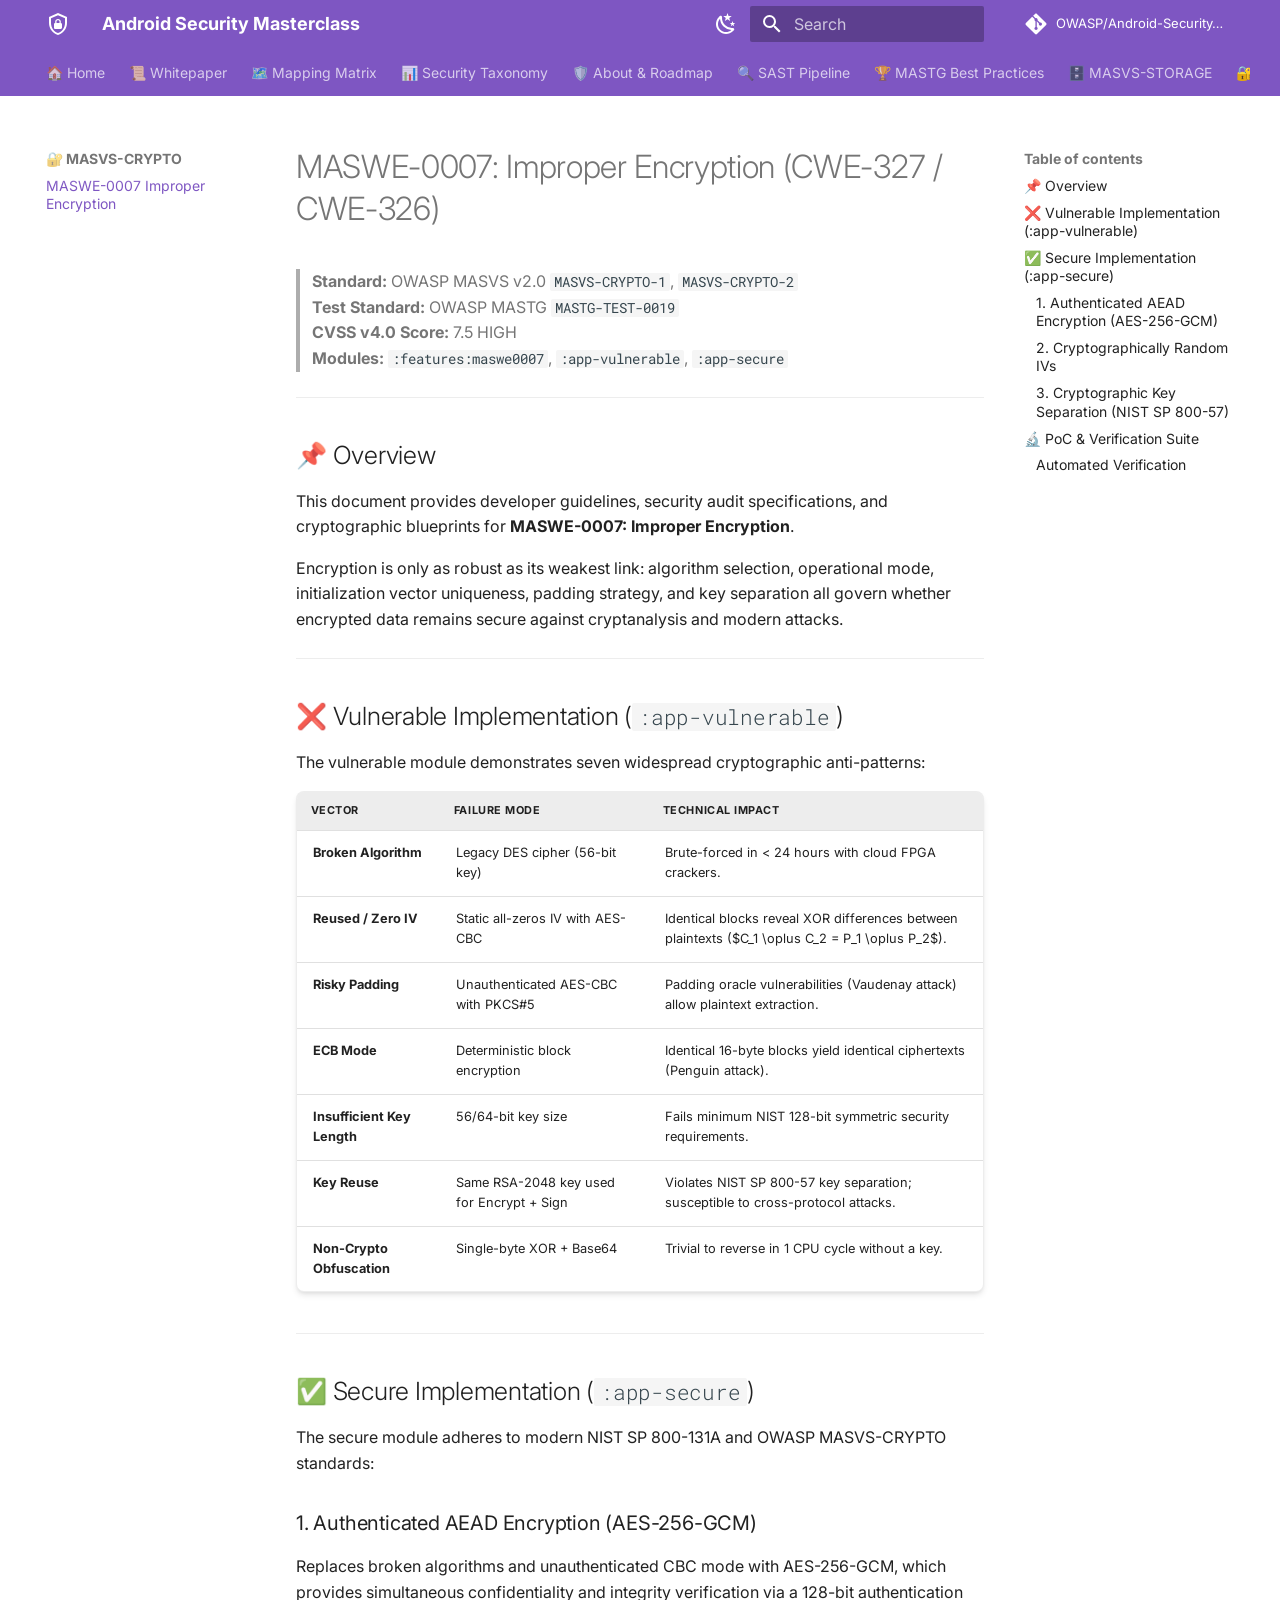
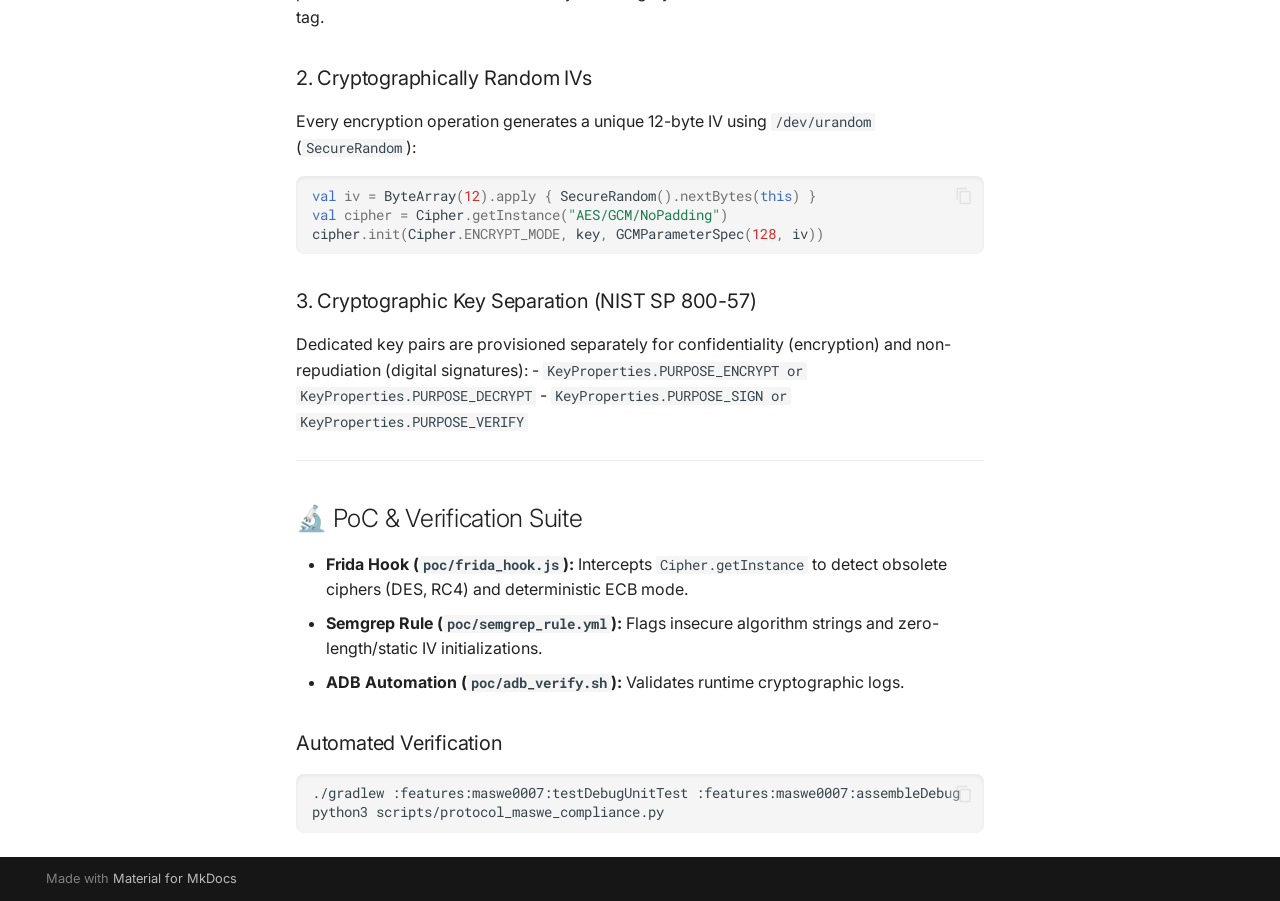
<file: maswe/MASVS-CRYPTO/maswe_007/MASWE-0007-Improper-Encryption/index.html>
<!doctype html>
<html lang="en" class="no-js">
  <head>
    
      <meta charset="utf-8">
      <meta name="viewport" content="width=device-width,initial-scale=1">
      
        <meta name="description" content="A Hands-on OWASP MASVS/MASTG Security Training Lab for Android Developers & Pentesters">
      
      
      
        <link rel="canonical" href="https://owasp.github.io/Android-Security-Masterclass/maswe/MASVS-CRYPTO/maswe_007/MASWE-0007-Improper-Encryption/">
      
      
        <link rel="prev" href="../../../MASVS-STORAGE/maswe_006/MASWE-0006-Sensitive-Data-Backup/">
      
      
      
        
      
      
      <link rel="icon" href="../../../../assets/images/favicon.png">
      <meta name="generator" content="mkdocs-1.6.1, mkdocs-material-9.7.7">
    
    
      
        <title>MASWE-0007 Improper Encryption - Android Security Masterclass</title>
      
    
    
      <link rel="stylesheet" href="../../../../assets/stylesheets/main.ec1eaa64.min.css">
      
        
        <link rel="stylesheet" href="../../../../assets/stylesheets/palette.ab4e12ef.min.css">
      
      


    
    
      
    
    
      
        
        
        <link rel="preconnect" href="https://fonts.gstatic.com" crossorigin>
        <link rel="stylesheet" href="https://fonts.googleapis.com/css?family=Inter:300,300i,400,400i,700,700i%7CRoboto+Mono:400,400i,700,700i&display=fallback">
        <style>:root{--md-text-font:"Inter";--md-code-font:"Roboto Mono"}</style>
      
    
    
      <link rel="stylesheet" href="../../../../stylesheets/extra.css">
    
    <script>__md_scope=new URL("../../../..",location),__md_hash=e=>[...e].reduce(((e,_)=>(e<<5)-e+_.charCodeAt(0)),0),__md_get=(e,_=localStorage,t=__md_scope)=>JSON.parse(_.getItem(t.pathname+"."+e)),__md_set=(e,_,t=localStorage,a=__md_scope)=>{try{t.setItem(a.pathname+"."+e,JSON.stringify(_))}catch(e){}}</script>
    
      

    
    
  </head>
  
  
    
    
      
    
    
    
    
    <body dir="ltr" data-md-color-scheme="default" data-md-color-primary="deep-purple" data-md-color-accent="teal">
  
    
    <input class="md-toggle" data-md-toggle="drawer" type="checkbox" id="__drawer" autocomplete="off">
    <input class="md-toggle" data-md-toggle="search" type="checkbox" id="__search" autocomplete="off">
    <label class="md-overlay" for="__drawer"></label>
    <div data-md-component="skip">
      
        
        <a href="#maswe-0007-improper-encryption-cwe-327-cwe-326" class="md-skip">
          Skip to content
        </a>
      
    </div>
    <div data-md-component="announce">
      
    </div>
    
    
      

<header class="md-header" data-md-component="header">
  <nav class="md-header__inner md-grid" aria-label="Header">
    <a href="../../../.." title="Android Security Masterclass" class="md-header__button md-logo" aria-label="Android Security Masterclass" data-md-component="logo">
      
  
  <svg xmlns="http://www.w3.org/2000/svg" viewBox="0 0 24 24"><path d="M21 11c0 5.55-3.84 10.74-9 12-5.16-1.26-9-6.45-9-12V5l9-4 9 4zm-9 10c3.75-1 7-5.46 7-9.78V6.3l-7-3.12L5 6.3v4.92C5 15.54 8.25 20 12 21m2.8-10V9.5C14.8 8.1 13.4 7 12 7S9.2 8.1 9.2 9.5V11c-.6 0-1.2.6-1.2 1.2v3.5c0 .7.6 1.3 1.2 1.3h5.5c.7 0 1.3-.6 1.3-1.2v-3.5c0-.7-.6-1.3-1.2-1.3m-1.3 0h-3V9.5c0-.8.7-1.3 1.5-1.3s1.5.5 1.5 1.3z"/></svg>

    </a>
    <label class="md-header__button md-icon" for="__drawer">
      
      <svg xmlns="http://www.w3.org/2000/svg" viewBox="0 0 24 24"><path d="M3 6h18v2H3zm0 5h18v2H3zm0 5h18v2H3z"/></svg>
    </label>
    <div class="md-header__title" data-md-component="header-title">
      <div class="md-header__ellipsis">
        <div class="md-header__topic">
          <span class="md-ellipsis">
            Android Security Masterclass
          </span>
        </div>
        <div class="md-header__topic" data-md-component="header-topic">
          <span class="md-ellipsis">
            
              MASWE-0007 Improper Encryption
            
          </span>
        </div>
      </div>
    </div>
    
      
        <form class="md-header__option" data-md-component="palette">
  
    
    
    
    <input class="md-option" data-md-color-media="(prefers-color-scheme: light)" data-md-color-scheme="default" data-md-color-primary="deep-purple" data-md-color-accent="teal"  aria-label="Switch to dark mode"  type="radio" name="__palette" id="__palette_0">
    
      <label class="md-header__button md-icon" title="Switch to dark mode" for="__palette_1" hidden>
        <svg xmlns="http://www.w3.org/2000/svg" viewBox="0 0 24 24"><path d="m17.75 4.09-2.53 1.94.91 3.06-2.63-1.81-2.63 1.81.91-3.06-2.53-1.94L12.44 4l1.06-3 1.06 3zm3.5 6.91-1.64 1.25.59 1.98-1.7-1.17-1.7 1.17.59-1.98L15.75 11l2.06-.05L18.5 9l.69 1.95zm-2.28 4.95c.83-.08 1.72 1.1 1.19 1.85-.32.45-.66.87-1.08 1.27C15.17 23 8.84 23 4.94 19.07c-3.91-3.9-3.91-10.24 0-14.14.4-.4.82-.76 1.27-1.08.75-.53 1.93.36 1.85 1.19-.27 2.86.69 5.83 2.89 8.02a9.96 9.96 0 0 0 8.02 2.89m-1.64 2.02a12.08 12.08 0 0 1-7.8-3.47c-2.17-2.19-3.33-5-3.49-7.82-2.81 3.14-2.7 7.96.31 10.98 3.02 3.01 7.84 3.12 10.98.31"/></svg>
      </label>
    
  
    
    
    
    <input class="md-option" data-md-color-media="(prefers-color-scheme: dark)" data-md-color-scheme="slate" data-md-color-primary="deep-purple" data-md-color-accent="teal"  aria-label="Switch to light mode"  type="radio" name="__palette" id="__palette_1">
    
      <label class="md-header__button md-icon" title="Switch to light mode" for="__palette_0" hidden>
        <svg xmlns="http://www.w3.org/2000/svg" viewBox="0 0 24 24"><path d="M12 7a5 5 0 0 1 5 5 5 5 0 0 1-5 5 5 5 0 0 1-5-5 5 5 0 0 1 5-5m0 2a3 3 0 0 0-3 3 3 3 0 0 0 3 3 3 3 0 0 0 3-3 3 3 0 0 0-3-3m0-7 2.39 3.42C13.65 5.15 12.84 5 12 5s-1.65.15-2.39.42zM3.34 7l4.16-.35A7.2 7.2 0 0 0 5.94 8.5c-.44.74-.69 1.5-.83 2.29zm.02 10 1.76-3.77a7.131 7.131 0 0 0 2.38 4.14zM20.65 7l-1.77 3.79a7.02 7.02 0 0 0-2.38-4.15zm-.01 10-4.14.36c.59-.51 1.12-1.14 1.54-1.86.42-.73.69-1.5.83-2.29zM12 22l-2.41-3.44c.74.27 1.55.44 2.41.44.82 0 1.63-.17 2.37-.44z"/></svg>
      </label>
    
  
</form>
      
    
    
      <script>var palette=__md_get("__palette");if(palette&&palette.color){if("(prefers-color-scheme)"===palette.color.media){var media=matchMedia("(prefers-color-scheme: light)"),input=document.querySelector(media.matches?"[data-md-color-media='(prefers-color-scheme: light)']":"[data-md-color-media='(prefers-color-scheme: dark)']");palette.color.media=input.getAttribute("data-md-color-media"),palette.color.scheme=input.getAttribute("data-md-color-scheme"),palette.color.primary=input.getAttribute("data-md-color-primary"),palette.color.accent=input.getAttribute("data-md-color-accent")}for(var[key,value]of Object.entries(palette.color))document.body.setAttribute("data-md-color-"+key,value)}</script>
    
    
    
      
      
        <label class="md-header__button md-icon" for="__search">
          
          <svg xmlns="http://www.w3.org/2000/svg" viewBox="0 0 24 24"><path d="M9.5 3A6.5 6.5 0 0 1 16 9.5c0 1.61-.59 3.09-1.56 4.23l.27.27h.79l5 5-1.5 1.5-5-5v-.79l-.27-.27A6.52 6.52 0 0 1 9.5 16 6.5 6.5 0 0 1 3 9.5 6.5 6.5 0 0 1 9.5 3m0 2C7 5 5 7 5 9.5S7 14 9.5 14 14 12 14 9.5 12 5 9.5 5"/></svg>
        </label>
        <div class="md-search" data-md-component="search" role="dialog">
  <label class="md-search__overlay" for="__search"></label>
  <div class="md-search__inner" role="search">
    <form class="md-search__form" name="search">
      <input type="text" class="md-search__input" name="query" aria-label="Search" placeholder="Search" autocapitalize="off" autocorrect="off" autocomplete="off" spellcheck="false" data-md-component="search-query" required>
      <label class="md-search__icon md-icon" for="__search">
        
        <svg xmlns="http://www.w3.org/2000/svg" viewBox="0 0 24 24"><path d="M9.5 3A6.5 6.5 0 0 1 16 9.5c0 1.61-.59 3.09-1.56 4.23l.27.27h.79l5 5-1.5 1.5-5-5v-.79l-.27-.27A6.52 6.52 0 0 1 9.5 16 6.5 6.5 0 0 1 3 9.5 6.5 6.5 0 0 1 9.5 3m0 2C7 5 5 7 5 9.5S7 14 9.5 14 14 12 14 9.5 12 5 9.5 5"/></svg>
        
        <svg xmlns="http://www.w3.org/2000/svg" viewBox="0 0 24 24"><path d="M20 11v2H8l5.5 5.5-1.42 1.42L4.16 12l7.92-7.92L13.5 5.5 8 11z"/></svg>
      </label>
      <nav class="md-search__options" aria-label="Search">
        
          <a href="javascript:void(0)" class="md-search__icon md-icon" title="Share" aria-label="Share" data-clipboard data-clipboard-text="" data-md-component="search-share" tabindex="-1">
            
            <svg xmlns="http://www.w3.org/2000/svg" viewBox="0 0 24 24"><path d="M18 16.08c-.76 0-1.44.3-1.96.77L8.91 12.7c.05-.23.09-.46.09-.7s-.04-.47-.09-.7l7.05-4.11c.54.5 1.25.81 2.04.81a3 3 0 0 0 3-3 3 3 0 0 0-3-3 3 3 0 0 0-3 3c0 .24.04.47.09.7L8.04 9.81C7.5 9.31 6.79 9 6 9a3 3 0 0 0-3 3 3 3 0 0 0 3 3c.79 0 1.5-.31 2.04-.81l7.12 4.15c-.05.21-.08.43-.08.66 0 1.61 1.31 2.91 2.92 2.91s2.92-1.3 2.92-2.91A2.92 2.92 0 0 0 18 16.08"/></svg>
          </a>
        
        <button type="reset" class="md-search__icon md-icon" title="Clear" aria-label="Clear" tabindex="-1">
          
          <svg xmlns="http://www.w3.org/2000/svg" viewBox="0 0 24 24"><path d="M19 6.41 17.59 5 12 10.59 6.41 5 5 6.41 10.59 12 5 17.59 6.41 19 12 13.41 17.59 19 19 17.59 13.41 12z"/></svg>
        </button>
      </nav>
      
        <div class="md-search__suggest" data-md-component="search-suggest"></div>
      
    </form>
    <div class="md-search__output">
      <div class="md-search__scrollwrap" tabindex="0" data-md-scrollfix>
        <div class="md-search-result" data-md-component="search-result">
          <div class="md-search-result__meta">
            Initializing search
          </div>
          <ol class="md-search-result__list" role="presentation"></ol>
        </div>
      </div>
    </div>
  </div>
</div>
      
    
    
      <div class="md-header__source">
        <a href="https://github.com/OWASP/Android-Security-Masterclass" title="Go to repository" class="md-source" data-md-component="source">
  <div class="md-source__icon md-icon">
    
    <svg xmlns="http://www.w3.org/2000/svg" viewBox="0 0 448 512"><!--! Font Awesome Free 7.1.0 by @fontawesome - https://fontawesome.com License - https://fontawesome.com/license/free (Icons: CC BY 4.0, Fonts: SIL OFL 1.1, Code: MIT License) Copyright 2025 Fonticons, Inc.--><path d="M439.6 236.1 244 40.5c-5.4-5.5-12.8-8.5-20.4-8.5s-15 3-20.4 8.4L162.5 81l51.5 51.5c27.1-9.1 52.7 16.8 43.4 43.7l49.7 49.7c34.2-11.8 61.2 31 35.5 56.7-26.5 26.5-70.2-2.9-56-37.3L240.3 199v121.9c25.3 12.5 22.3 41.8 9.1 55-6.4 6.4-15.2 10.1-24.3 10.1s-17.8-3.6-24.3-10.1c-17.6-17.6-11.1-46.9 11.2-56v-123c-20.8-8.5-24.6-30.7-18.6-45L142.6 101 8.5 235.1C3 240.6 0 247.9 0 255.5s3 15 8.5 20.4l195.6 195.7c5.4 5.4 12.7 8.4 20.4 8.4s15-3 20.4-8.4l194.7-194.7c5.4-5.4 8.4-12.8 8.4-20.4s-3-15-8.4-20.4"/></svg>
  </div>
  <div class="md-source__repository">
    OWASP/Android-Security-Masterclass
  </div>
</a>
      </div>
    
  </nav>
  
</header>
    
    <div class="md-container" data-md-component="container">
      
      
        
          
            
<nav class="md-tabs" aria-label="Tabs" data-md-component="tabs">
  <div class="md-grid">
    <ul class="md-tabs__list">
      
        
  
  
  
  
    <li class="md-tabs__item">
      <a href="../../../.." class="md-tabs__link">
        
  
  
    
  
  🏠 Home

      </a>
    </li>
  

      
        
  
  
  
  
    <li class="md-tabs__item">
      <a href="../../../../whitepaper/" class="md-tabs__link">
        
  
  
    
  
  📜 Whitepaper

      </a>
    </li>
  

      
        
  
  
  
  
    <li class="md-tabs__item">
      <a href="../../../../mapping_matrix/" class="md-tabs__link">
        
  
  
    
  
  🗺️ Mapping Matrix

      </a>
    </li>
  

      
        
  
  
  
  
    <li class="md-tabs__item">
      <a href="../../../../multi_authority_security_taxonomy/" class="md-tabs__link">
        
  
  
    
  
  📊 Security Taxonomy

      </a>
    </li>
  

      
        
  
  
  
  
    <li class="md-tabs__item">
      <a href="../../../../about/" class="md-tabs__link">
        
  
  
    
  
  🛡️ About & Roadmap

      </a>
    </li>
  

      
        
  
  
  
  
    <li class="md-tabs__item">
      <a href="../../../../sast_pipeline/" class="md-tabs__link">
        
  
  
    
  
  🔍 SAST Pipeline

      </a>
    </li>
  

      
        
  
  
  
  
    
    
      <li class="md-tabs__item">
        <a href="../../../../mastg-best/MASTG-BEST-0002-ProGuard/" class="md-tabs__link">
          
  
  
  🏆 MASTG Best Practices

        </a>
      </li>
    
  

      
        
  
  
  
  
    
    
      <li class="md-tabs__item">
        <a href="../../../MASVS-STORAGE/maswe_001/MASWE-0001-Insecure-Private-Storage/" class="md-tabs__link">
          
  
  
  🗄️ MASVS-STORAGE

        </a>
      </li>
    
  

      
        
  
  
  
    
  
  
    
    
      <li class="md-tabs__item md-tabs__item--active">
        <a href="./" class="md-tabs__link">
          
  
  
  🔐 MASVS-CRYPTO

        </a>
      </li>
    
  

      
    </ul>
  </div>
</nav>
          
        
      
      <main class="md-main" data-md-component="main">
        <div class="md-main__inner md-grid">
          
            
              
              <div class="md-sidebar md-sidebar--primary" data-md-component="sidebar" data-md-type="navigation" >
                <div class="md-sidebar__scrollwrap">
                  <div class="md-sidebar__inner">
                    


  


<nav class="md-nav md-nav--primary md-nav--lifted" aria-label="Navigation" data-md-level="0">
  <label class="md-nav__title" for="__drawer">
    <a href="../../../.." title="Android Security Masterclass" class="md-nav__button md-logo" aria-label="Android Security Masterclass" data-md-component="logo">
      
  
  <svg xmlns="http://www.w3.org/2000/svg" viewBox="0 0 24 24"><path d="M21 11c0 5.55-3.84 10.74-9 12-5.16-1.26-9-6.45-9-12V5l9-4 9 4zm-9 10c3.75-1 7-5.46 7-9.78V6.3l-7-3.12L5 6.3v4.92C5 15.54 8.25 20 12 21m2.8-10V9.5C14.8 8.1 13.4 7 12 7S9.2 8.1 9.2 9.5V11c-.6 0-1.2.6-1.2 1.2v3.5c0 .7.6 1.3 1.2 1.3h5.5c.7 0 1.3-.6 1.3-1.2v-3.5c0-.7-.6-1.3-1.2-1.3m-1.3 0h-3V9.5c0-.8.7-1.3 1.5-1.3s1.5.5 1.5 1.3z"/></svg>

    </a>
    Android Security Masterclass
  </label>
  
    <div class="md-nav__source">
      <a href="https://github.com/OWASP/Android-Security-Masterclass" title="Go to repository" class="md-source" data-md-component="source">
  <div class="md-source__icon md-icon">
    
    <svg xmlns="http://www.w3.org/2000/svg" viewBox="0 0 448 512"><!--! Font Awesome Free 7.1.0 by @fontawesome - https://fontawesome.com License - https://fontawesome.com/license/free (Icons: CC BY 4.0, Fonts: SIL OFL 1.1, Code: MIT License) Copyright 2025 Fonticons, Inc.--><path d="M439.6 236.1 244 40.5c-5.4-5.5-12.8-8.5-20.4-8.5s-15 3-20.4 8.4L162.5 81l51.5 51.5c27.1-9.1 52.7 16.8 43.4 43.7l49.7 49.7c34.2-11.8 61.2 31 35.5 56.7-26.5 26.5-70.2-2.9-56-37.3L240.3 199v121.9c25.3 12.5 22.3 41.8 9.1 55-6.4 6.4-15.2 10.1-24.3 10.1s-17.8-3.6-24.3-10.1c-17.6-17.6-11.1-46.9 11.2-56v-123c-20.8-8.5-24.6-30.7-18.6-45L142.6 101 8.5 235.1C3 240.6 0 247.9 0 255.5s3 15 8.5 20.4l195.6 195.7c5.4 5.4 12.7 8.4 20.4 8.4s15-3 20.4-8.4l194.7-194.7c5.4-5.4 8.4-12.8 8.4-20.4s-3-15-8.4-20.4"/></svg>
  </div>
  <div class="md-source__repository">
    OWASP/Android-Security-Masterclass
  </div>
</a>
    </div>
  
  <ul class="md-nav__list" data-md-scrollfix>
    
      
      
  
  
  
  
    <li class="md-nav__item">
      <a href="../../../.." class="md-nav__link">
        
  
  
  <span class="md-ellipsis">
    
  
    🏠 Home
  

    
  </span>
  
  

      </a>
    </li>
  

    
      
      
  
  
  
  
    <li class="md-nav__item">
      <a href="../../../../whitepaper/" class="md-nav__link">
        
  
  
  <span class="md-ellipsis">
    
  
    📜 Whitepaper
  

    
  </span>
  
  

      </a>
    </li>
  

    
      
      
  
  
  
  
    <li class="md-nav__item">
      <a href="../../../../mapping_matrix/" class="md-nav__link">
        
  
  
  <span class="md-ellipsis">
    
  
    🗺️ Mapping Matrix
  

    
  </span>
  
  

      </a>
    </li>
  

    
      
      
  
  
  
  
    <li class="md-nav__item">
      <a href="../../../../multi_authority_security_taxonomy/" class="md-nav__link">
        
  
  
  <span class="md-ellipsis">
    
  
    📊 Security Taxonomy
  

    
  </span>
  
  

      </a>
    </li>
  

    
      
      
  
  
  
  
    <li class="md-nav__item">
      <a href="../../../../about/" class="md-nav__link">
        
  
  
  <span class="md-ellipsis">
    
  
    🛡️ About & Roadmap
  

    
  </span>
  
  

      </a>
    </li>
  

    
      
      
  
  
  
  
    <li class="md-nav__item">
      <a href="../../../../sast_pipeline/" class="md-nav__link">
        
  
  
  <span class="md-ellipsis">
    
  
    🔍 SAST Pipeline
  

    
  </span>
  
  

      </a>
    </li>
  

    
      
      
  
  
  
  
    
    
    
    
      
      
        
      
    
    
    <li class="md-nav__item md-nav__item--nested">
      
        
        
          
        
        <input class="md-nav__toggle md-toggle md-toggle--indeterminate" type="checkbox" id="__nav_7" >
        
          
          <label class="md-nav__link" for="__nav_7" id="__nav_7_label" tabindex="0">
            
  
  
  <span class="md-ellipsis">
    
  
    🏆 MASTG Best Practices
  

    
  </span>
  
  

            <span class="md-nav__icon md-icon"></span>
          </label>
        
        <nav class="md-nav" data-md-level="1" aria-labelledby="__nav_7_label" aria-expanded="false">
          <label class="md-nav__title" for="__nav_7">
            <span class="md-nav__icon md-icon"></span>
            
  
    🏆 MASTG Best Practices
  

          </label>
          <ul class="md-nav__list" data-md-scrollfix>
            
              
                
  
  
  
  
    <li class="md-nav__item">
      <a href="../../../../mastg-best/MASTG-BEST-0002-ProGuard/" class="md-nav__link">
        
  
  
  <span class="md-ellipsis">
    
  
    MASTG-BEST-0002 ProGuard
  

    
  </span>
  
  

      </a>
    </li>
  

              
            
          </ul>
        </nav>
      
    </li>
  

    
      
      
  
  
  
  
    
    
    
    
      
      
        
      
    
    
    <li class="md-nav__item md-nav__item--nested">
      
        
        
          
        
        <input class="md-nav__toggle md-toggle md-toggle--indeterminate" type="checkbox" id="__nav_8" >
        
          
          <label class="md-nav__link" for="__nav_8" id="__nav_8_label" tabindex="0">
            
  
  
  <span class="md-ellipsis">
    
  
    🗄️ MASVS-STORAGE
  

    
  </span>
  
  

            <span class="md-nav__icon md-icon"></span>
          </label>
        
        <nav class="md-nav" data-md-level="1" aria-labelledby="__nav_8_label" aria-expanded="false">
          <label class="md-nav__title" for="__nav_8">
            <span class="md-nav__icon md-icon"></span>
            
  
    🗄️ MASVS-STORAGE
  

          </label>
          <ul class="md-nav__list" data-md-scrollfix>
            
              
                
  
  
  
  
    <li class="md-nav__item">
      <a href="../../../MASVS-STORAGE/maswe_001/MASWE-0001-Insecure-Private-Storage/" class="md-nav__link">
        
  
  
  <span class="md-ellipsis">
    
  
    MASWE-0001 Insecure Private Storage
  

    
  </span>
  
  

      </a>
    </li>
  

              
            
              
                
  
  
  
  
    <li class="md-nav__item">
      <a href="../../../MASVS-STORAGE/maswe_002/MASWE-0002-Insecure-Storage/" class="md-nav__link">
        
  
  
  <span class="md-ellipsis">
    
  
    MASWE-0002 Insecure Storage
  

    
  </span>
  
  

      </a>
    </li>
  

              
            
              
                
  
  
  
  
    <li class="md-nav__item">
      <a href="../../../MASVS-STORAGE/maswe_003/MASWE-0003-Insecure-Key-Storage/" class="md-nav__link">
        
  
  
  <span class="md-ellipsis">
    
  
    MASWE-0003 Insecure Key Storage
  

    
  </span>
  
  

      </a>
    </li>
  

              
            
              
                
  
  
  
  
    <li class="md-nav__item">
      <a href="../../../MASVS-STORAGE/maswe_004/MASWE-0004-Hardcoded-Secrets/" class="md-nav__link">
        
  
  
  <span class="md-ellipsis">
    
  
    MASWE-0004 Hardcoded Secrets
  

    
  </span>
  
  

      </a>
    </li>
  

              
            
              
                
  
  
  
  
    <li class="md-nav__item">
      <a href="../../../MASVS-STORAGE/maswe_005/MASWE-0005-Logging-Leaks/" class="md-nav__link">
        
  
  
  <span class="md-ellipsis">
    
  
    MASWE-0005 Logging Leaks
  

    
  </span>
  
  

      </a>
    </li>
  

              
            
              
                
  
  
  
  
    <li class="md-nav__item">
      <a href="../../../MASVS-STORAGE/maswe_006/MASWE-0006-Sensitive-Data-Backup/" class="md-nav__link">
        
  
  
  <span class="md-ellipsis">
    
  
    MASWE-0006 Sensitive Data in Backup
  

    
  </span>
  
  

      </a>
    </li>
  

              
            
          </ul>
        </nav>
      
    </li>
  

    
      
      
  
  
    
  
  
  
    
    
    
    
      
        
        
      
      
        
      
    
    
    <li class="md-nav__item md-nav__item--active md-nav__item--section md-nav__item--nested">
      
        
        
        <input class="md-nav__toggle md-toggle " type="checkbox" id="__nav_9" checked>
        
          
          <label class="md-nav__link" for="__nav_9" id="__nav_9_label" tabindex="">
            
  
  
  <span class="md-ellipsis">
    
  
    🔐 MASVS-CRYPTO
  

    
  </span>
  
  

            <span class="md-nav__icon md-icon"></span>
          </label>
        
        <nav class="md-nav" data-md-level="1" aria-labelledby="__nav_9_label" aria-expanded="true">
          <label class="md-nav__title" for="__nav_9">
            <span class="md-nav__icon md-icon"></span>
            
  
    🔐 MASVS-CRYPTO
  

          </label>
          <ul class="md-nav__list" data-md-scrollfix>
            
              
                
  
  
    
  
  
  
    <li class="md-nav__item md-nav__item--active">
      
      <input class="md-nav__toggle md-toggle" type="checkbox" id="__toc">
      
      
        
      
      
        <label class="md-nav__link md-nav__link--active" for="__toc">
          
  
  
  <span class="md-ellipsis">
    
  
    MASWE-0007 Improper Encryption
  

    
  </span>
  
  

          <span class="md-nav__icon md-icon"></span>
        </label>
      
      <a href="./" class="md-nav__link md-nav__link--active">
        
  
  
  <span class="md-ellipsis">
    
  
    MASWE-0007 Improper Encryption
  

    
  </span>
  
  

      </a>
      
        

<nav class="md-nav md-nav--secondary" aria-label="Table of contents">
  
  
  
    
  
  
    <label class="md-nav__title" for="__toc">
      <span class="md-nav__icon md-icon"></span>
      Table of contents
    </label>
    <ul class="md-nav__list" data-md-component="toc" data-md-scrollfix>
      
        <li class="md-nav__item">
  <a href="#overview" class="md-nav__link">
    <span class="md-ellipsis">
      
        📌 Overview
      
    </span>
  </a>
  
</li>
      
        <li class="md-nav__item">
  <a href="#vulnerable-implementation-app-vulnerable" class="md-nav__link">
    <span class="md-ellipsis">
      
        ❌ Vulnerable Implementation (:app-vulnerable)
      
    </span>
  </a>
  
</li>
      
        <li class="md-nav__item">
  <a href="#secure-implementation-app-secure" class="md-nav__link">
    <span class="md-ellipsis">
      
        ✅ Secure Implementation (:app-secure)
      
    </span>
  </a>
  
    <nav class="md-nav" aria-label="✅ Secure Implementation (:app-secure)">
      <ul class="md-nav__list">
        
          <li class="md-nav__item">
  <a href="#1-authenticated-aead-encryption-aes-256-gcm" class="md-nav__link">
    <span class="md-ellipsis">
      
        1. Authenticated AEAD Encryption (AES-256-GCM)
      
    </span>
  </a>
  
</li>
        
          <li class="md-nav__item">
  <a href="#2-cryptographically-random-ivs" class="md-nav__link">
    <span class="md-ellipsis">
      
        2. Cryptographically Random IVs
      
    </span>
  </a>
  
</li>
        
          <li class="md-nav__item">
  <a href="#3-cryptographic-key-separation-nist-sp-800-57" class="md-nav__link">
    <span class="md-ellipsis">
      
        3. Cryptographic Key Separation (NIST SP 800-57)
      
    </span>
  </a>
  
</li>
        
      </ul>
    </nav>
  
</li>
      
        <li class="md-nav__item">
  <a href="#poc-verification-suite" class="md-nav__link">
    <span class="md-ellipsis">
      
        🔬 PoC &amp; Verification Suite
      
    </span>
  </a>
  
    <nav class="md-nav" aria-label="🔬 PoC &amp; Verification Suite">
      <ul class="md-nav__list">
        
          <li class="md-nav__item">
  <a href="#automated-verification" class="md-nav__link">
    <span class="md-ellipsis">
      
        Automated Verification
      
    </span>
  </a>
  
</li>
        
      </ul>
    </nav>
  
</li>
      
    </ul>
  
</nav>
      
    </li>
  

              
            
          </ul>
        </nav>
      
    </li>
  

    
  </ul>
</nav>
                  </div>
                </div>
              </div>
            
            
              
              <div class="md-sidebar md-sidebar--secondary" data-md-component="sidebar" data-md-type="toc" >
                <div class="md-sidebar__scrollwrap">
                  <div class="md-sidebar__inner">
                    

<nav class="md-nav md-nav--secondary" aria-label="Table of contents">
  
  
  
    
  
  
    <label class="md-nav__title" for="__toc">
      <span class="md-nav__icon md-icon"></span>
      Table of contents
    </label>
    <ul class="md-nav__list" data-md-component="toc" data-md-scrollfix>
      
        <li class="md-nav__item">
  <a href="#overview" class="md-nav__link">
    <span class="md-ellipsis">
      
        📌 Overview
      
    </span>
  </a>
  
</li>
      
        <li class="md-nav__item">
  <a href="#vulnerable-implementation-app-vulnerable" class="md-nav__link">
    <span class="md-ellipsis">
      
        ❌ Vulnerable Implementation (:app-vulnerable)
      
    </span>
  </a>
  
</li>
      
        <li class="md-nav__item">
  <a href="#secure-implementation-app-secure" class="md-nav__link">
    <span class="md-ellipsis">
      
        ✅ Secure Implementation (:app-secure)
      
    </span>
  </a>
  
    <nav class="md-nav" aria-label="✅ Secure Implementation (:app-secure)">
      <ul class="md-nav__list">
        
          <li class="md-nav__item">
  <a href="#1-authenticated-aead-encryption-aes-256-gcm" class="md-nav__link">
    <span class="md-ellipsis">
      
        1. Authenticated AEAD Encryption (AES-256-GCM)
      
    </span>
  </a>
  
</li>
        
          <li class="md-nav__item">
  <a href="#2-cryptographically-random-ivs" class="md-nav__link">
    <span class="md-ellipsis">
      
        2. Cryptographically Random IVs
      
    </span>
  </a>
  
</li>
        
          <li class="md-nav__item">
  <a href="#3-cryptographic-key-separation-nist-sp-800-57" class="md-nav__link">
    <span class="md-ellipsis">
      
        3. Cryptographic Key Separation (NIST SP 800-57)
      
    </span>
  </a>
  
</li>
        
      </ul>
    </nav>
  
</li>
      
        <li class="md-nav__item">
  <a href="#poc-verification-suite" class="md-nav__link">
    <span class="md-ellipsis">
      
        🔬 PoC &amp; Verification Suite
      
    </span>
  </a>
  
    <nav class="md-nav" aria-label="🔬 PoC &amp; Verification Suite">
      <ul class="md-nav__list">
        
          <li class="md-nav__item">
  <a href="#automated-verification" class="md-nav__link">
    <span class="md-ellipsis">
      
        Automated Verification
      
    </span>
  </a>
  
</li>
        
      </ul>
    </nav>
  
</li>
      
    </ul>
  
</nav>
                  </div>
                </div>
              </div>
            
          
          
            <div class="md-content" data-md-component="content">
              
              <article class="md-content__inner md-typeset">
                
                  


  
  


<h1 id="maswe-0007-improper-encryption-cwe-327-cwe-326">MASWE-0007: Improper Encryption (CWE-327 / CWE-326)</h1>
<blockquote>
<p><strong>Standard:</strong> OWASP MASVS v2.0 <code>MASVS-CRYPTO-1</code>, <code>MASVS-CRYPTO-2</code><br />
<strong>Test Standard:</strong> OWASP MASTG <code>MASTG-TEST-0019</code><br />
<strong>CVSS v4.0 Score:</strong> 7.5 HIGH<br />
<strong>Modules:</strong> <code>:features:maswe0007</code>, <code>:app-vulnerable</code>, <code>:app-secure</code></p>
</blockquote>
<hr />
<h2 id="overview">📌 Overview</h2>
<p>This document provides developer guidelines, security audit specifications, and cryptographic blueprints for <strong>MASWE-0007: Improper Encryption</strong>.</p>
<p>Encryption is only as robust as its weakest link: algorithm selection, operational mode, initialization vector uniqueness, padding strategy, and key separation all govern whether encrypted data remains secure against cryptanalysis and modern attacks.</p>
<hr />
<h2 id="vulnerable-implementation-app-vulnerable">❌ Vulnerable Implementation (<code>:app-vulnerable</code>)</h2>
<p>The vulnerable module demonstrates seven widespread cryptographic anti-patterns:</p>
<table>
<thead>
<tr>
<th style="text-align: left;">Vector</th>
<th style="text-align: left;">Failure Mode</th>
<th style="text-align: left;">Technical Impact</th>
</tr>
</thead>
<tbody>
<tr>
<td style="text-align: left;"><strong>Broken Algorithm</strong></td>
<td style="text-align: left;">Legacy DES cipher (56-bit key)</td>
<td style="text-align: left;">Brute-forced in &lt; 24 hours with cloud FPGA crackers.</td>
</tr>
<tr>
<td style="text-align: left;"><strong>Reused / Zero IV</strong></td>
<td style="text-align: left;">Static all-zeros IV with AES-CBC</td>
<td style="text-align: left;">Identical blocks reveal XOR differences between plaintexts ($C_1 \oplus C_2 = P_1 \oplus P_2$).</td>
</tr>
<tr>
<td style="text-align: left;"><strong>Risky Padding</strong></td>
<td style="text-align: left;">Unauthenticated AES-CBC with PKCS#5</td>
<td style="text-align: left;">Padding oracle vulnerabilities (Vaudenay attack) allow plaintext extraction.</td>
</tr>
<tr>
<td style="text-align: left;"><strong>ECB Mode</strong></td>
<td style="text-align: left;">Deterministic block encryption</td>
<td style="text-align: left;">Identical 16-byte blocks yield identical ciphertexts (Penguin attack).</td>
</tr>
<tr>
<td style="text-align: left;"><strong>Insufficient Key Length</strong></td>
<td style="text-align: left;">56/64-bit key size</td>
<td style="text-align: left;">Fails minimum NIST 128-bit symmetric security requirements.</td>
</tr>
<tr>
<td style="text-align: left;"><strong>Key Reuse</strong></td>
<td style="text-align: left;">Same RSA-2048 key used for Encrypt + Sign</td>
<td style="text-align: left;">Violates NIST SP 800-57 key separation; susceptible to cross-protocol attacks.</td>
</tr>
<tr>
<td style="text-align: left;"><strong>Non-Crypto Obfuscation</strong></td>
<td style="text-align: left;">Single-byte XOR + Base64</td>
<td style="text-align: left;">Trivial to reverse in 1 CPU cycle without a key.</td>
</tr>
</tbody>
</table>
<hr />
<h2 id="secure-implementation-app-secure">✅ Secure Implementation (<code>:app-secure</code>)</h2>
<p>The secure module adheres to modern NIST SP 800-131A and OWASP MASVS-CRYPTO standards:</p>
<h3 id="1-authenticated-aead-encryption-aes-256-gcm">1. Authenticated AEAD Encryption (AES-256-GCM)</h3>
<p>Replaces broken algorithms and unauthenticated CBC mode with AES-256-GCM, which provides simultaneous confidentiality and integrity verification via a 128-bit authentication tag.</p>
<h3 id="2-cryptographically-random-ivs">2. Cryptographically Random IVs</h3>
<p>Every encryption operation generates a unique 12-byte IV using <code>/dev/urandom</code> (<code>SecureRandom</code>):
<div class="highlight"><pre><span></span><code><span class="kd">val</span><span class="w"> </span><span class="nv">iv</span><span class="w"> </span><span class="o">=</span><span class="w"> </span><span class="n">ByteArray</span><span class="p">(</span><span class="m">12</span><span class="p">).</span><span class="na">apply</span><span class="w"> </span><span class="p">{</span><span class="w"> </span><span class="n">SecureRandom</span><span class="p">().</span><span class="na">nextBytes</span><span class="p">(</span><span class="k">this</span><span class="p">)</span><span class="w"> </span><span class="p">}</span>
<span class="kd">val</span><span class="w"> </span><span class="nv">cipher</span><span class="w"> </span><span class="o">=</span><span class="w"> </span><span class="n">Cipher</span><span class="p">.</span><span class="na">getInstance</span><span class="p">(</span><span class="s">"AES/GCM/NoPadding"</span><span class="p">)</span>
<span class="n">cipher</span><span class="p">.</span><span class="na">init</span><span class="p">(</span><span class="n">Cipher</span><span class="p">.</span><span class="na">ENCRYPT_MODE</span><span class="p">,</span><span class="w"> </span><span class="n">key</span><span class="p">,</span><span class="w"> </span><span class="n">GCMParameterSpec</span><span class="p">(</span><span class="m">128</span><span class="p">,</span><span class="w"> </span><span class="n">iv</span><span class="p">))</span>
</code></pre></div></p>
<h3 id="3-cryptographic-key-separation-nist-sp-800-57">3. Cryptographic Key Separation (NIST SP 800-57)</h3>
<p>Dedicated key pairs are provisioned separately for confidentiality (encryption) and non-repudiation (digital signatures):
- <code>KeyProperties.PURPOSE_ENCRYPT or KeyProperties.PURPOSE_DECRYPT</code>
- <code>KeyProperties.PURPOSE_SIGN or KeyProperties.PURPOSE_VERIFY</code></p>
<hr />
<h2 id="poc-verification-suite">🔬 PoC &amp; Verification Suite</h2>
<ul>
<li><strong>Frida Hook (<code>poc/frida_hook.js</code>):</strong> Intercepts <code>Cipher.getInstance</code> to detect obsolete ciphers (DES, RC4) and deterministic ECB mode.</li>
<li><strong>Semgrep Rule (<code>poc/semgrep_rule.yml</code>):</strong> Flags insecure algorithm strings and zero-length/static IV initializations.</li>
<li><strong>ADB Automation (<code>poc/adb_verify.sh</code>):</strong> Validates runtime cryptographic logs.</li>
</ul>
<h3 id="automated-verification">Automated Verification</h3>
<div class="highlight"><pre><span></span><code>./gradlew<span class="w"> </span>:features:maswe0007:testDebugUnitTest<span class="w"> </span>:features:maswe0007:assembleDebug
python3<span class="w"> </span>scripts/protocol_maswe_compliance.py
</code></pre></div>












                
              </article>
            </div>
          
          
<script>var target=document.getElementById(location.hash.slice(1));target&&target.name&&(target.checked=target.name.startsWith("__tabbed_"))</script>
        </div>
        
          <button type="button" class="md-top md-icon" data-md-component="top" hidden>
  
  <svg xmlns="http://www.w3.org/2000/svg" viewBox="0 0 24 24"><path d="M13 20h-2V8l-5.5 5.5-1.42-1.42L12 4.16l7.92 7.92-1.42 1.42L13 8z"/></svg>
  Back to top
</button>
        
      </main>
      
        <footer class="md-footer">
  
  <div class="md-footer-meta md-typeset">
    <div class="md-footer-meta__inner md-grid">
      <div class="md-copyright">
  
  
    Made with
    <a href="https://squidfunk.github.io/mkdocs-material/" target="_blank" rel="noopener">
      Material for MkDocs
    </a>
  
</div>
      
    </div>
  </div>
</footer>
      
    </div>
    <div class="md-dialog" data-md-component="dialog">
      <div class="md-dialog__inner md-typeset"></div>
    </div>
    
    
    
      
      
      <script id="__config" type="application/json">{"annotate": null, "base": "../../../..", "features": ["navigation.tabs", "navigation.sections", "navigation.expand", "navigation.top", "navigation.instant", "navigation.tracking", "search.suggest", "search.highlight", "search.share", "content.code.copy", "content.code.annotate"], "search": "../../../../assets/javascripts/workers/search.2c215733.min.js", "tags": null, "translations": {"clipboard.copied": "Copied to clipboard", "clipboard.copy": "Copy to clipboard", "search.result.more.one": "1 more on this page", "search.result.more.other": "# more on this page", "search.result.none": "No matching documents", "search.result.one": "1 matching document", "search.result.other": "# matching documents", "search.result.placeholder": "Type to start searching", "search.result.term.missing": "Missing", "select.version": "Select version"}, "version": null}</script>
    
    
      <script src="../../../../assets/javascripts/bundle.d7400e89.min.js"></script>
      
    
  </body>
</html>
</file>
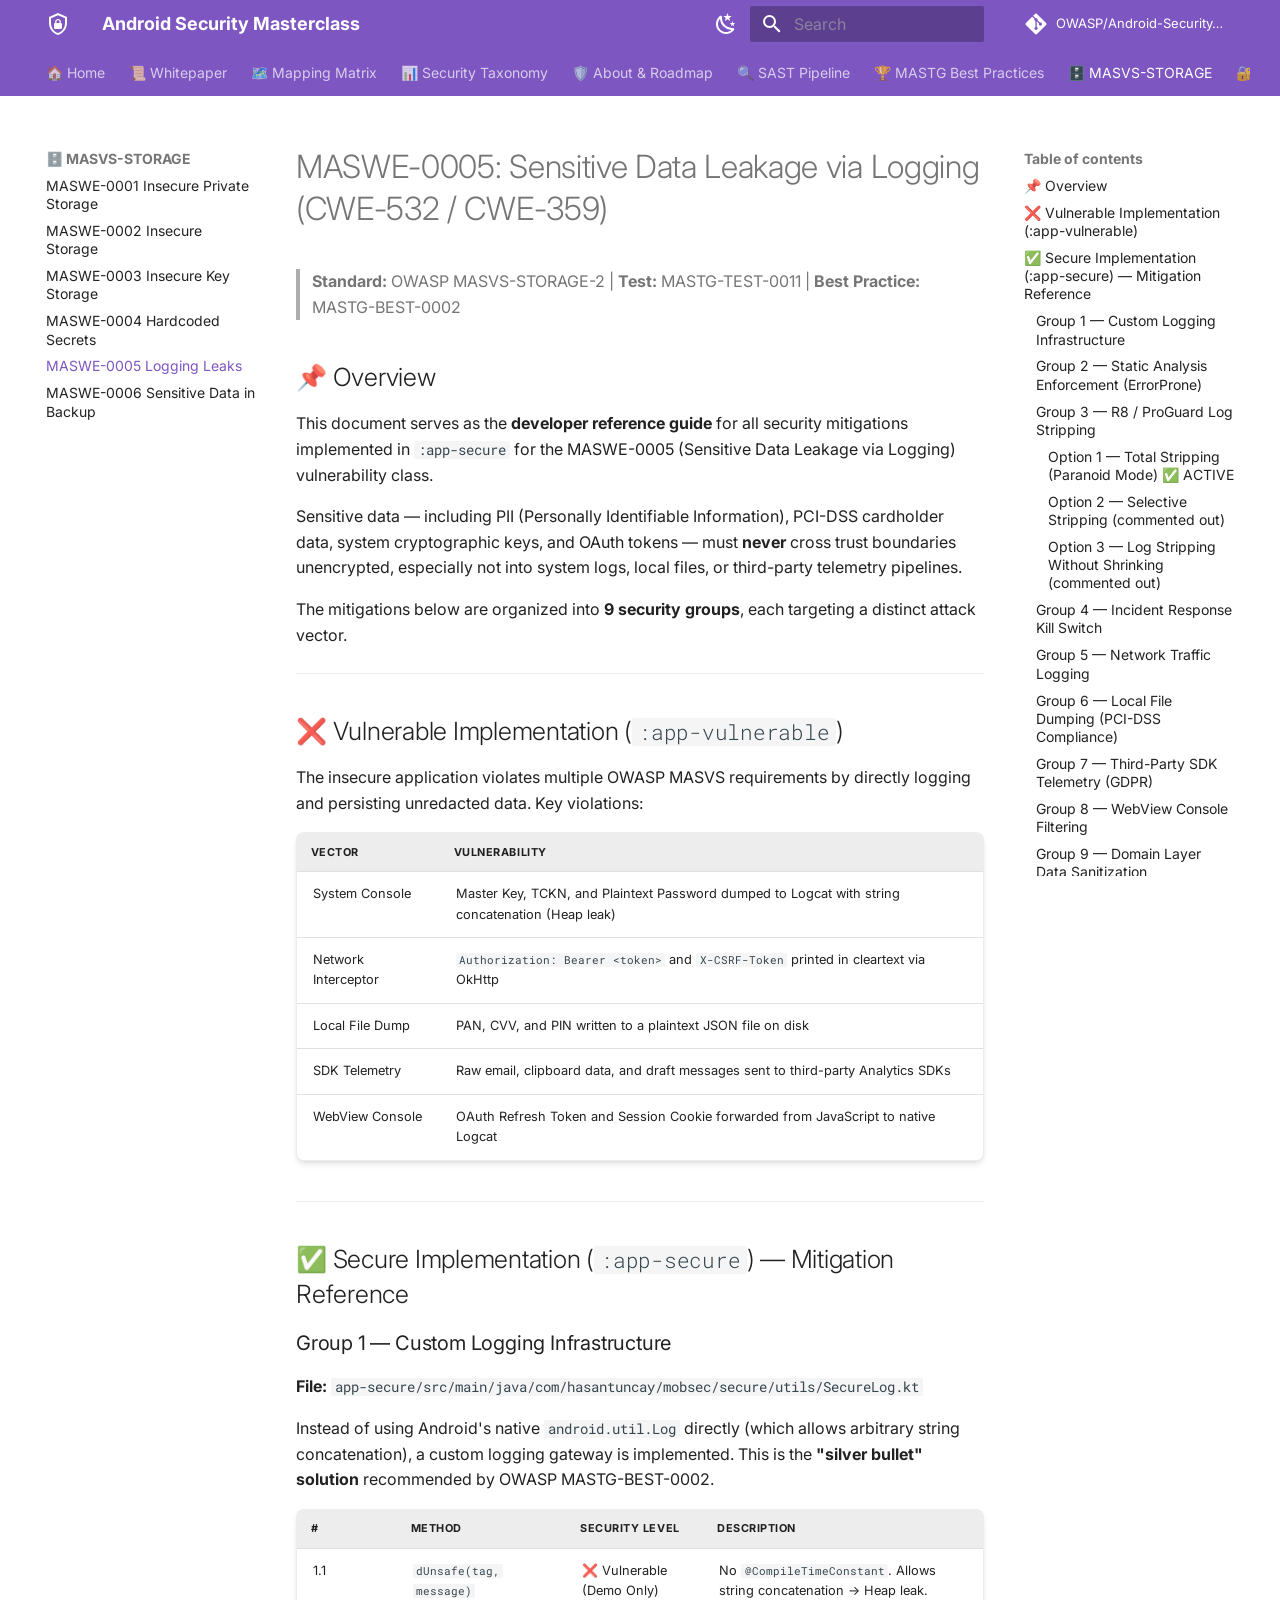
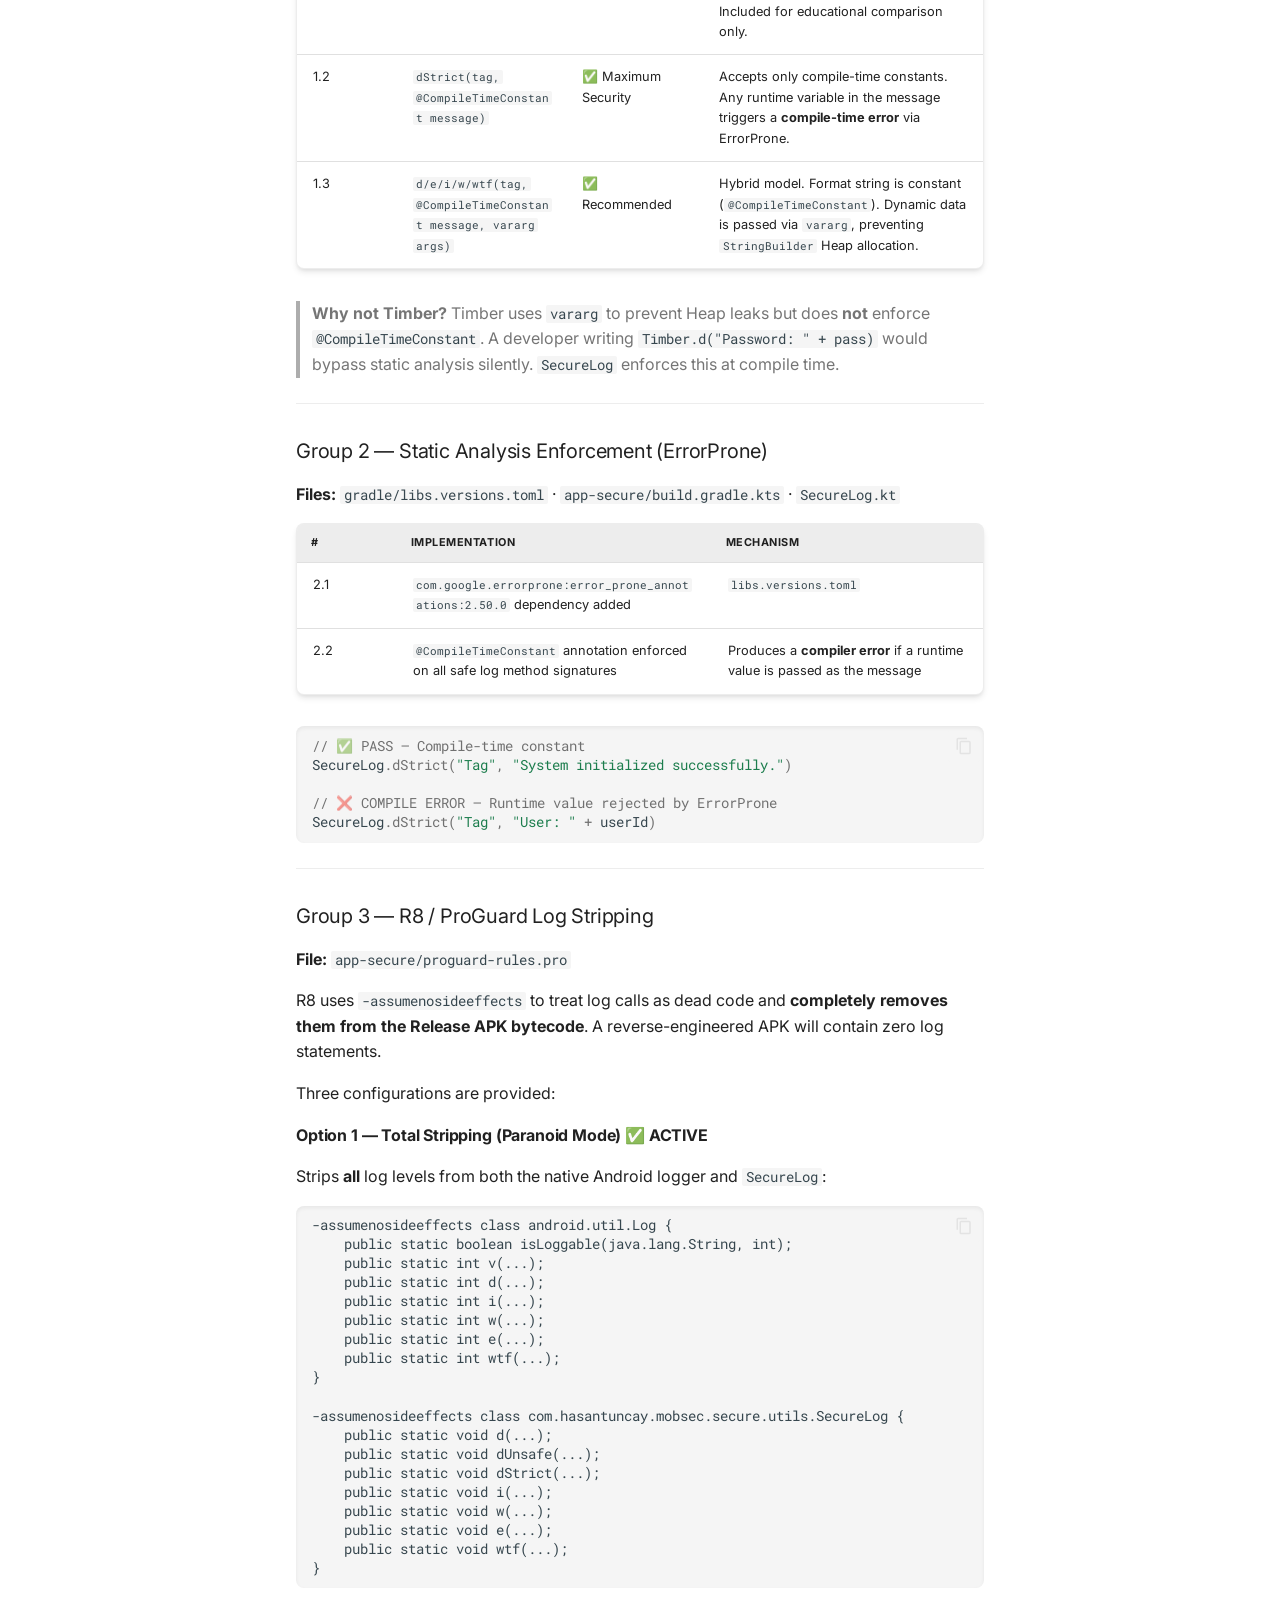
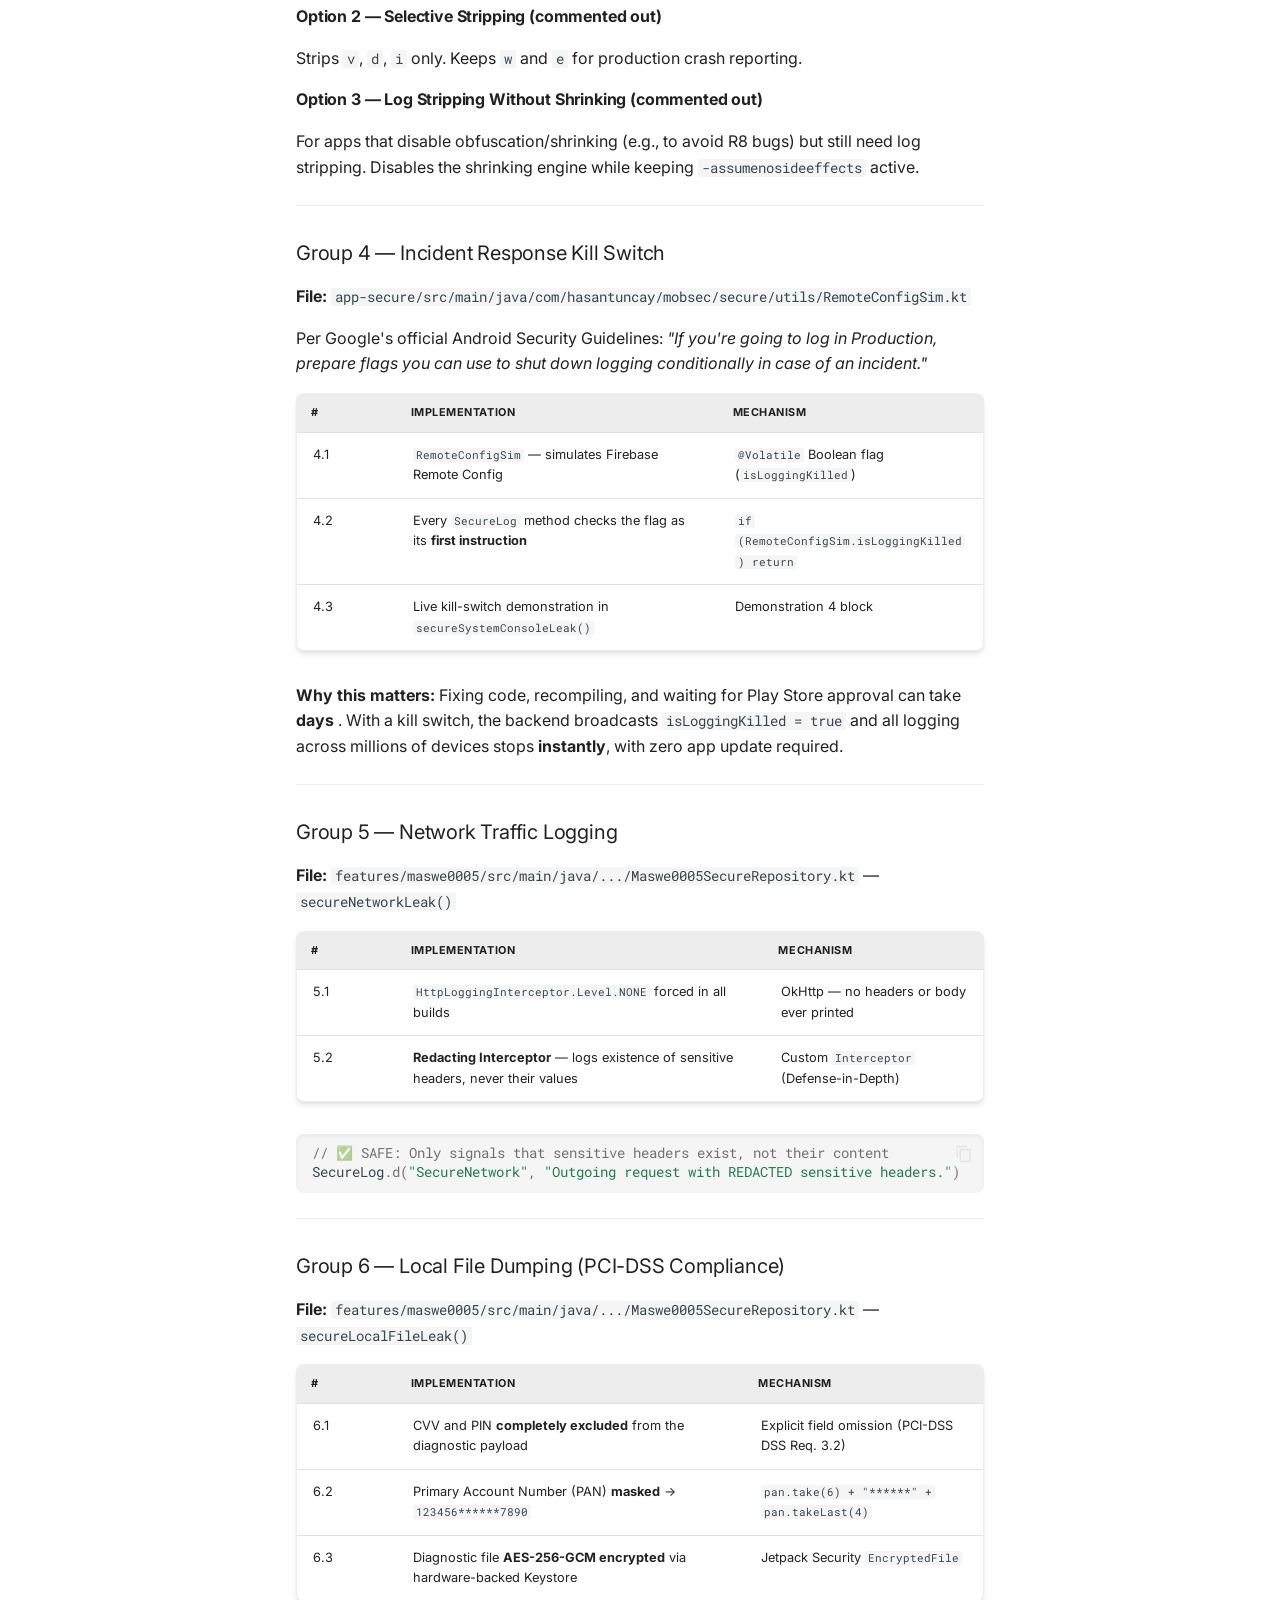
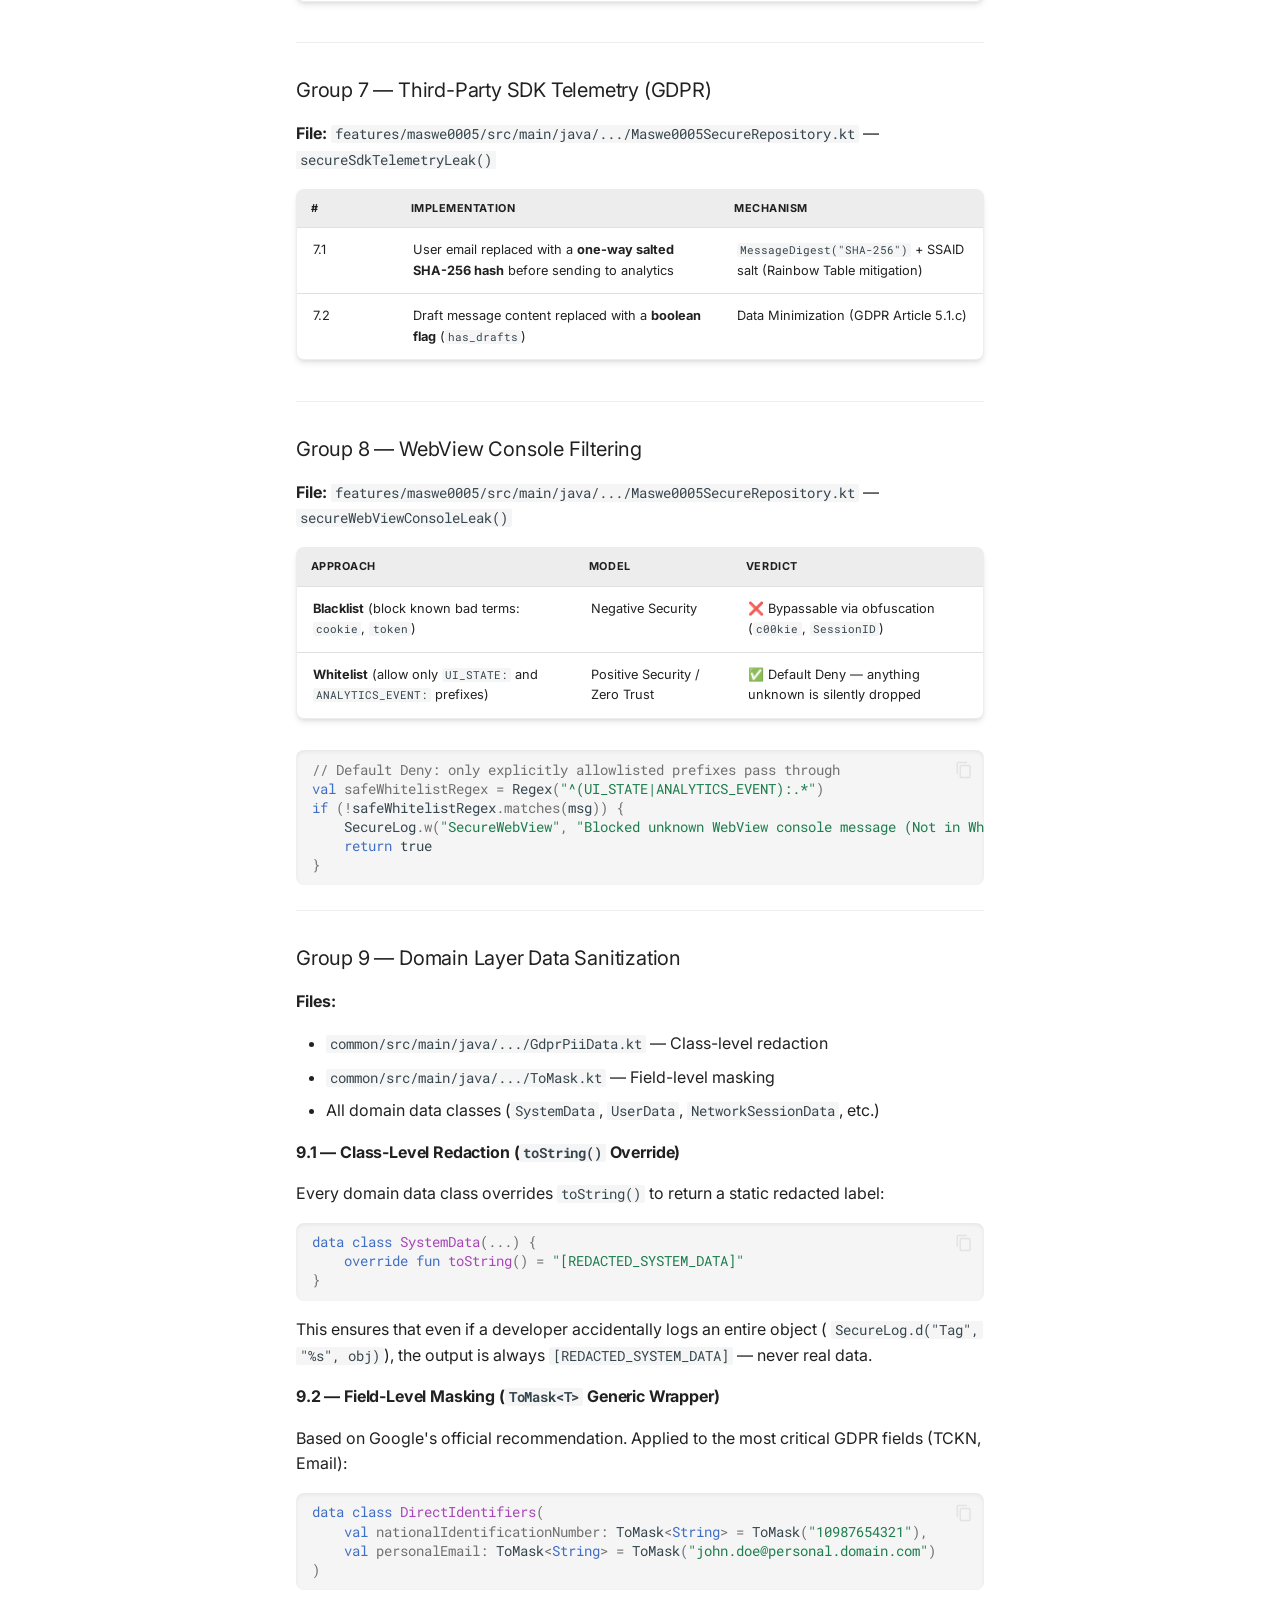
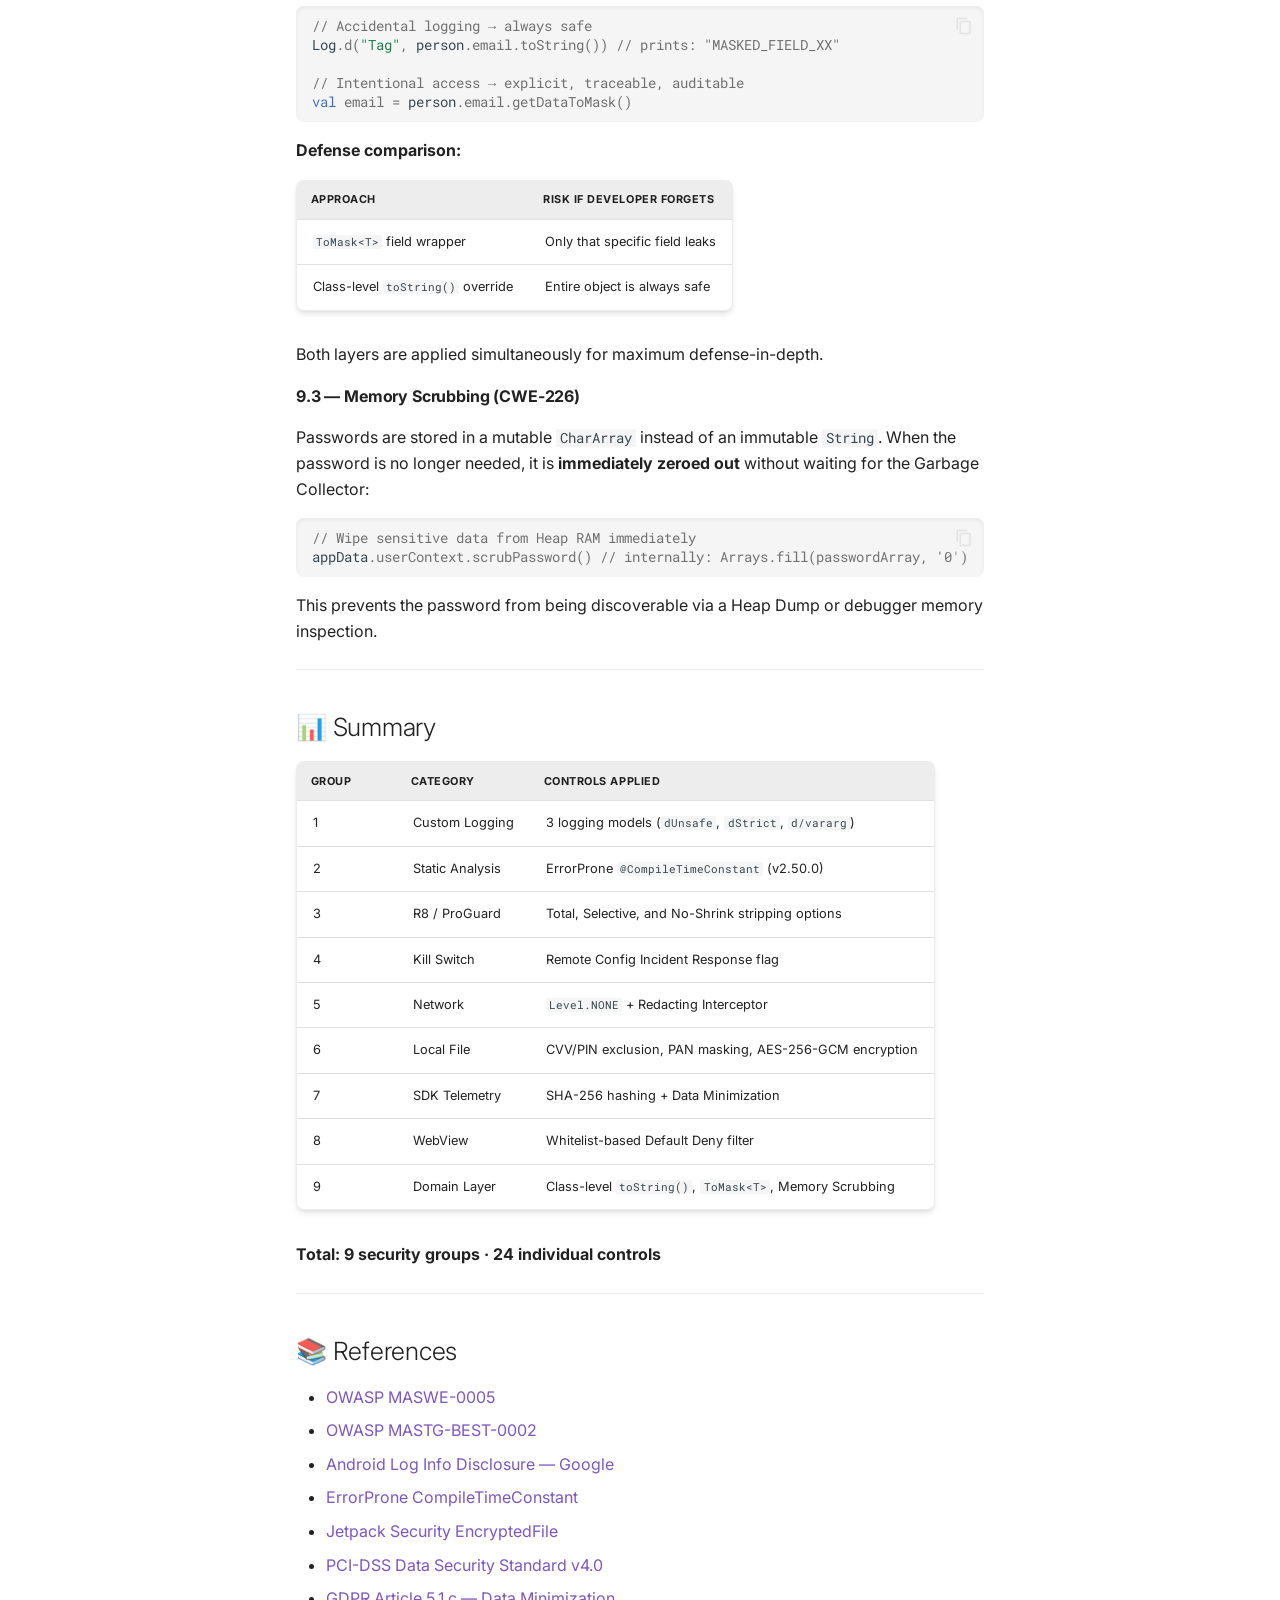
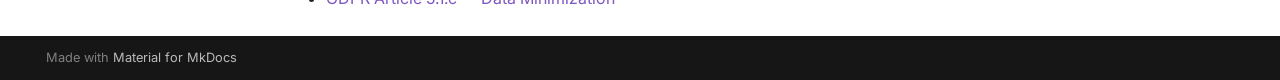
<file: maswe/MASVS-STORAGE/maswe_005/MASWE-0005-Logging-Leaks/index.html>
<!doctype html>
<html lang="en" class="no-js">
  <head>
    
      <meta charset="utf-8">
      <meta name="viewport" content="width=device-width,initial-scale=1">
      
        <meta name="description" content="A Hands-on OWASP MASVS/MASTG Security Training Lab for Android Developers & Pentesters">
      
      
      
        <link rel="canonical" href="https://owasp.github.io/Android-Security-Masterclass/maswe/MASVS-STORAGE/maswe_005/MASWE-0005-Logging-Leaks/">
      
      
        <link rel="prev" href="../../maswe_004/MASWE-0004-Hardcoded-Secrets/">
      
      
        <link rel="next" href="../../maswe_006/MASWE-0006-Sensitive-Data-Backup/">
      
      
        
      
      
      <link rel="icon" href="../../../../assets/images/favicon.png">
      <meta name="generator" content="mkdocs-1.6.1, mkdocs-material-9.7.7">
    
    
      
        <title>MASWE-0005 Logging Leaks - Android Security Masterclass</title>
      
    
    
      <link rel="stylesheet" href="../../../../assets/stylesheets/main.ec1eaa64.min.css">
      
        
        <link rel="stylesheet" href="../../../../assets/stylesheets/palette.ab4e12ef.min.css">
      
      


    
    
      
    
    
      
        
        
        <link rel="preconnect" href="https://fonts.gstatic.com" crossorigin>
        <link rel="stylesheet" href="https://fonts.googleapis.com/css?family=Inter:300,300i,400,400i,700,700i%7CRoboto+Mono:400,400i,700,700i&display=fallback">
        <style>:root{--md-text-font:"Inter";--md-code-font:"Roboto Mono"}</style>
      
    
    
      <link rel="stylesheet" href="../../../../stylesheets/extra.css">
    
    <script>__md_scope=new URL("../../../..",location),__md_hash=e=>[...e].reduce(((e,_)=>(e<<5)-e+_.charCodeAt(0)),0),__md_get=(e,_=localStorage,t=__md_scope)=>JSON.parse(_.getItem(t.pathname+"."+e)),__md_set=(e,_,t=localStorage,a=__md_scope)=>{try{t.setItem(a.pathname+"."+e,JSON.stringify(_))}catch(e){}}</script>
    
      

    
    
  </head>
  
  
    
    
      
    
    
    
    
    <body dir="ltr" data-md-color-scheme="default" data-md-color-primary="deep-purple" data-md-color-accent="teal">
  
    
    <input class="md-toggle" data-md-toggle="drawer" type="checkbox" id="__drawer" autocomplete="off">
    <input class="md-toggle" data-md-toggle="search" type="checkbox" id="__search" autocomplete="off">
    <label class="md-overlay" for="__drawer"></label>
    <div data-md-component="skip">
      
        
        <a href="#maswe-0005-sensitive-data-leakage-via-logging-cwe-532-cwe-359" class="md-skip">
          Skip to content
        </a>
      
    </div>
    <div data-md-component="announce">
      
    </div>
    
    
      

<header class="md-header" data-md-component="header">
  <nav class="md-header__inner md-grid" aria-label="Header">
    <a href="../../../.." title="Android Security Masterclass" class="md-header__button md-logo" aria-label="Android Security Masterclass" data-md-component="logo">
      
  
  <svg xmlns="http://www.w3.org/2000/svg" viewBox="0 0 24 24"><path d="M21 11c0 5.55-3.84 10.74-9 12-5.16-1.26-9-6.45-9-12V5l9-4 9 4zm-9 10c3.75-1 7-5.46 7-9.78V6.3l-7-3.12L5 6.3v4.92C5 15.54 8.25 20 12 21m2.8-10V9.5C14.8 8.1 13.4 7 12 7S9.2 8.1 9.2 9.5V11c-.6 0-1.2.6-1.2 1.2v3.5c0 .7.6 1.3 1.2 1.3h5.5c.7 0 1.3-.6 1.3-1.2v-3.5c0-.7-.6-1.3-1.2-1.3m-1.3 0h-3V9.5c0-.8.7-1.3 1.5-1.3s1.5.5 1.5 1.3z"/></svg>

    </a>
    <label class="md-header__button md-icon" for="__drawer">
      
      <svg xmlns="http://www.w3.org/2000/svg" viewBox="0 0 24 24"><path d="M3 6h18v2H3zm0 5h18v2H3zm0 5h18v2H3z"/></svg>
    </label>
    <div class="md-header__title" data-md-component="header-title">
      <div class="md-header__ellipsis">
        <div class="md-header__topic">
          <span class="md-ellipsis">
            Android Security Masterclass
          </span>
        </div>
        <div class="md-header__topic" data-md-component="header-topic">
          <span class="md-ellipsis">
            
              MASWE-0005 Logging Leaks
            
          </span>
        </div>
      </div>
    </div>
    
      
        <form class="md-header__option" data-md-component="palette">
  
    
    
    
    <input class="md-option" data-md-color-media="(prefers-color-scheme: light)" data-md-color-scheme="default" data-md-color-primary="deep-purple" data-md-color-accent="teal"  aria-label="Switch to dark mode"  type="radio" name="__palette" id="__palette_0">
    
      <label class="md-header__button md-icon" title="Switch to dark mode" for="__palette_1" hidden>
        <svg xmlns="http://www.w3.org/2000/svg" viewBox="0 0 24 24"><path d="m17.75 4.09-2.53 1.94.91 3.06-2.63-1.81-2.63 1.81.91-3.06-2.53-1.94L12.44 4l1.06-3 1.06 3zm3.5 6.91-1.64 1.25.59 1.98-1.7-1.17-1.7 1.17.59-1.98L15.75 11l2.06-.05L18.5 9l.69 1.95zm-2.28 4.95c.83-.08 1.72 1.1 1.19 1.85-.32.45-.66.87-1.08 1.27C15.17 23 8.84 23 4.94 19.07c-3.91-3.9-3.91-10.24 0-14.14.4-.4.82-.76 1.27-1.08.75-.53 1.93.36 1.85 1.19-.27 2.86.69 5.83 2.89 8.02a9.96 9.96 0 0 0 8.02 2.89m-1.64 2.02a12.08 12.08 0 0 1-7.8-3.47c-2.17-2.19-3.33-5-3.49-7.82-2.81 3.14-2.7 7.96.31 10.98 3.02 3.01 7.84 3.12 10.98.31"/></svg>
      </label>
    
  
    
    
    
    <input class="md-option" data-md-color-media="(prefers-color-scheme: dark)" data-md-color-scheme="slate" data-md-color-primary="deep-purple" data-md-color-accent="teal"  aria-label="Switch to light mode"  type="radio" name="__palette" id="__palette_1">
    
      <label class="md-header__button md-icon" title="Switch to light mode" for="__palette_0" hidden>
        <svg xmlns="http://www.w3.org/2000/svg" viewBox="0 0 24 24"><path d="M12 7a5 5 0 0 1 5 5 5 5 0 0 1-5 5 5 5 0 0 1-5-5 5 5 0 0 1 5-5m0 2a3 3 0 0 0-3 3 3 3 0 0 0 3 3 3 3 0 0 0 3-3 3 3 0 0 0-3-3m0-7 2.39 3.42C13.65 5.15 12.84 5 12 5s-1.65.15-2.39.42zM3.34 7l4.16-.35A7.2 7.2 0 0 0 5.94 8.5c-.44.74-.69 1.5-.83 2.29zm.02 10 1.76-3.77a7.131 7.131 0 0 0 2.38 4.14zM20.65 7l-1.77 3.79a7.02 7.02 0 0 0-2.38-4.15zm-.01 10-4.14.36c.59-.51 1.12-1.14 1.54-1.86.42-.73.69-1.5.83-2.29zM12 22l-2.41-3.44c.74.27 1.55.44 2.41.44.82 0 1.63-.17 2.37-.44z"/></svg>
      </label>
    
  
</form>
      
    
    
      <script>var palette=__md_get("__palette");if(palette&&palette.color){if("(prefers-color-scheme)"===palette.color.media){var media=matchMedia("(prefers-color-scheme: light)"),input=document.querySelector(media.matches?"[data-md-color-media='(prefers-color-scheme: light)']":"[data-md-color-media='(prefers-color-scheme: dark)']");palette.color.media=input.getAttribute("data-md-color-media"),palette.color.scheme=input.getAttribute("data-md-color-scheme"),palette.color.primary=input.getAttribute("data-md-color-primary"),palette.color.accent=input.getAttribute("data-md-color-accent")}for(var[key,value]of Object.entries(palette.color))document.body.setAttribute("data-md-color-"+key,value)}</script>
    
    
    
      
      
        <label class="md-header__button md-icon" for="__search">
          
          <svg xmlns="http://www.w3.org/2000/svg" viewBox="0 0 24 24"><path d="M9.5 3A6.5 6.5 0 0 1 16 9.5c0 1.61-.59 3.09-1.56 4.23l.27.27h.79l5 5-1.5 1.5-5-5v-.79l-.27-.27A6.52 6.52 0 0 1 9.5 16 6.5 6.5 0 0 1 3 9.5 6.5 6.5 0 0 1 9.5 3m0 2C7 5 5 7 5 9.5S7 14 9.5 14 14 12 14 9.5 12 5 9.5 5"/></svg>
        </label>
        <div class="md-search" data-md-component="search" role="dialog">
  <label class="md-search__overlay" for="__search"></label>
  <div class="md-search__inner" role="search">
    <form class="md-search__form" name="search">
      <input type="text" class="md-search__input" name="query" aria-label="Search" placeholder="Search" autocapitalize="off" autocorrect="off" autocomplete="off" spellcheck="false" data-md-component="search-query" required>
      <label class="md-search__icon md-icon" for="__search">
        
        <svg xmlns="http://www.w3.org/2000/svg" viewBox="0 0 24 24"><path d="M9.5 3A6.5 6.5 0 0 1 16 9.5c0 1.61-.59 3.09-1.56 4.23l.27.27h.79l5 5-1.5 1.5-5-5v-.79l-.27-.27A6.52 6.52 0 0 1 9.5 16 6.5 6.5 0 0 1 3 9.5 6.5 6.5 0 0 1 9.5 3m0 2C7 5 5 7 5 9.5S7 14 9.5 14 14 12 14 9.5 12 5 9.5 5"/></svg>
        
        <svg xmlns="http://www.w3.org/2000/svg" viewBox="0 0 24 24"><path d="M20 11v2H8l5.5 5.5-1.42 1.42L4.16 12l7.92-7.92L13.5 5.5 8 11z"/></svg>
      </label>
      <nav class="md-search__options" aria-label="Search">
        
          <a href="javascript:void(0)" class="md-search__icon md-icon" title="Share" aria-label="Share" data-clipboard data-clipboard-text="" data-md-component="search-share" tabindex="-1">
            
            <svg xmlns="http://www.w3.org/2000/svg" viewBox="0 0 24 24"><path d="M18 16.08c-.76 0-1.44.3-1.96.77L8.91 12.7c.05-.23.09-.46.09-.7s-.04-.47-.09-.7l7.05-4.11c.54.5 1.25.81 2.04.81a3 3 0 0 0 3-3 3 3 0 0 0-3-3 3 3 0 0 0-3 3c0 .24.04.47.09.7L8.04 9.81C7.5 9.31 6.79 9 6 9a3 3 0 0 0-3 3 3 3 0 0 0 3 3c.79 0 1.5-.31 2.04-.81l7.12 4.15c-.05.21-.08.43-.08.66 0 1.61 1.31 2.91 2.92 2.91s2.92-1.3 2.92-2.91A2.92 2.92 0 0 0 18 16.08"/></svg>
          </a>
        
        <button type="reset" class="md-search__icon md-icon" title="Clear" aria-label="Clear" tabindex="-1">
          
          <svg xmlns="http://www.w3.org/2000/svg" viewBox="0 0 24 24"><path d="M19 6.41 17.59 5 12 10.59 6.41 5 5 6.41 10.59 12 5 17.59 6.41 19 12 13.41 17.59 19 19 17.59 13.41 12z"/></svg>
        </button>
      </nav>
      
        <div class="md-search__suggest" data-md-component="search-suggest"></div>
      
    </form>
    <div class="md-search__output">
      <div class="md-search__scrollwrap" tabindex="0" data-md-scrollfix>
        <div class="md-search-result" data-md-component="search-result">
          <div class="md-search-result__meta">
            Initializing search
          </div>
          <ol class="md-search-result__list" role="presentation"></ol>
        </div>
      </div>
    </div>
  </div>
</div>
      
    
    
      <div class="md-header__source">
        <a href="https://github.com/OWASP/Android-Security-Masterclass" title="Go to repository" class="md-source" data-md-component="source">
  <div class="md-source__icon md-icon">
    
    <svg xmlns="http://www.w3.org/2000/svg" viewBox="0 0 448 512"><!--! Font Awesome Free 7.1.0 by @fontawesome - https://fontawesome.com License - https://fontawesome.com/license/free (Icons: CC BY 4.0, Fonts: SIL OFL 1.1, Code: MIT License) Copyright 2025 Fonticons, Inc.--><path d="M439.6 236.1 244 40.5c-5.4-5.5-12.8-8.5-20.4-8.5s-15 3-20.4 8.4L162.5 81l51.5 51.5c27.1-9.1 52.7 16.8 43.4 43.7l49.7 49.7c34.2-11.8 61.2 31 35.5 56.7-26.5 26.5-70.2-2.9-56-37.3L240.3 199v121.9c25.3 12.5 22.3 41.8 9.1 55-6.4 6.4-15.2 10.1-24.3 10.1s-17.8-3.6-24.3-10.1c-17.6-17.6-11.1-46.9 11.2-56v-123c-20.8-8.5-24.6-30.7-18.6-45L142.6 101 8.5 235.1C3 240.6 0 247.9 0 255.5s3 15 8.5 20.4l195.6 195.7c5.4 5.4 12.7 8.4 20.4 8.4s15-3 20.4-8.4l194.7-194.7c5.4-5.4 8.4-12.8 8.4-20.4s-3-15-8.4-20.4"/></svg>
  </div>
  <div class="md-source__repository">
    OWASP/Android-Security-Masterclass
  </div>
</a>
      </div>
    
  </nav>
  
</header>
    
    <div class="md-container" data-md-component="container">
      
      
        
          
            
<nav class="md-tabs" aria-label="Tabs" data-md-component="tabs">
  <div class="md-grid">
    <ul class="md-tabs__list">
      
        
  
  
  
  
    <li class="md-tabs__item">
      <a href="../../../.." class="md-tabs__link">
        
  
  
    
  
  🏠 Home

      </a>
    </li>
  

      
        
  
  
  
  
    <li class="md-tabs__item">
      <a href="../../../../whitepaper/" class="md-tabs__link">
        
  
  
    
  
  📜 Whitepaper

      </a>
    </li>
  

      
        
  
  
  
  
    <li class="md-tabs__item">
      <a href="../../../../mapping_matrix/" class="md-tabs__link">
        
  
  
    
  
  🗺️ Mapping Matrix

      </a>
    </li>
  

      
        
  
  
  
  
    <li class="md-tabs__item">
      <a href="../../../../multi_authority_security_taxonomy/" class="md-tabs__link">
        
  
  
    
  
  📊 Security Taxonomy

      </a>
    </li>
  

      
        
  
  
  
  
    <li class="md-tabs__item">
      <a href="../../../../about/" class="md-tabs__link">
        
  
  
    
  
  🛡️ About & Roadmap

      </a>
    </li>
  

      
        
  
  
  
  
    <li class="md-tabs__item">
      <a href="../../../../sast_pipeline/" class="md-tabs__link">
        
  
  
    
  
  🔍 SAST Pipeline

      </a>
    </li>
  

      
        
  
  
  
  
    
    
      <li class="md-tabs__item">
        <a href="../../../../mastg-best/MASTG-BEST-0002-ProGuard/" class="md-tabs__link">
          
  
  
  🏆 MASTG Best Practices

        </a>
      </li>
    
  

      
        
  
  
  
    
  
  
    
    
      <li class="md-tabs__item md-tabs__item--active">
        <a href="../../maswe_001/MASWE-0001-Insecure-Private-Storage/" class="md-tabs__link">
          
  
  
  🗄️ MASVS-STORAGE

        </a>
      </li>
    
  

      
        
  
  
  
  
    
    
      <li class="md-tabs__item">
        <a href="../../../MASVS-CRYPTO/maswe_007/MASWE-0007-Improper-Encryption/" class="md-tabs__link">
          
  
  
  🔐 MASVS-CRYPTO

        </a>
      </li>
    
  

      
    </ul>
  </div>
</nav>
          
        
      
      <main class="md-main" data-md-component="main">
        <div class="md-main__inner md-grid">
          
            
              
              <div class="md-sidebar md-sidebar--primary" data-md-component="sidebar" data-md-type="navigation" >
                <div class="md-sidebar__scrollwrap">
                  <div class="md-sidebar__inner">
                    


  


<nav class="md-nav md-nav--primary md-nav--lifted" aria-label="Navigation" data-md-level="0">
  <label class="md-nav__title" for="__drawer">
    <a href="../../../.." title="Android Security Masterclass" class="md-nav__button md-logo" aria-label="Android Security Masterclass" data-md-component="logo">
      
  
  <svg xmlns="http://www.w3.org/2000/svg" viewBox="0 0 24 24"><path d="M21 11c0 5.55-3.84 10.74-9 12-5.16-1.26-9-6.45-9-12V5l9-4 9 4zm-9 10c3.75-1 7-5.46 7-9.78V6.3l-7-3.12L5 6.3v4.92C5 15.54 8.25 20 12 21m2.8-10V9.5C14.8 8.1 13.4 7 12 7S9.2 8.1 9.2 9.5V11c-.6 0-1.2.6-1.2 1.2v3.5c0 .7.6 1.3 1.2 1.3h5.5c.7 0 1.3-.6 1.3-1.2v-3.5c0-.7-.6-1.3-1.2-1.3m-1.3 0h-3V9.5c0-.8.7-1.3 1.5-1.3s1.5.5 1.5 1.3z"/></svg>

    </a>
    Android Security Masterclass
  </label>
  
    <div class="md-nav__source">
      <a href="https://github.com/OWASP/Android-Security-Masterclass" title="Go to repository" class="md-source" data-md-component="source">
  <div class="md-source__icon md-icon">
    
    <svg xmlns="http://www.w3.org/2000/svg" viewBox="0 0 448 512"><!--! Font Awesome Free 7.1.0 by @fontawesome - https://fontawesome.com License - https://fontawesome.com/license/free (Icons: CC BY 4.0, Fonts: SIL OFL 1.1, Code: MIT License) Copyright 2025 Fonticons, Inc.--><path d="M439.6 236.1 244 40.5c-5.4-5.5-12.8-8.5-20.4-8.5s-15 3-20.4 8.4L162.5 81l51.5 51.5c27.1-9.1 52.7 16.8 43.4 43.7l49.7 49.7c34.2-11.8 61.2 31 35.5 56.7-26.5 26.5-70.2-2.9-56-37.3L240.3 199v121.9c25.3 12.5 22.3 41.8 9.1 55-6.4 6.4-15.2 10.1-24.3 10.1s-17.8-3.6-24.3-10.1c-17.6-17.6-11.1-46.9 11.2-56v-123c-20.8-8.5-24.6-30.7-18.6-45L142.6 101 8.5 235.1C3 240.6 0 247.9 0 255.5s3 15 8.5 20.4l195.6 195.7c5.4 5.4 12.7 8.4 20.4 8.4s15-3 20.4-8.4l194.7-194.7c5.4-5.4 8.4-12.8 8.4-20.4s-3-15-8.4-20.4"/></svg>
  </div>
  <div class="md-source__repository">
    OWASP/Android-Security-Masterclass
  </div>
</a>
    </div>
  
  <ul class="md-nav__list" data-md-scrollfix>
    
      
      
  
  
  
  
    <li class="md-nav__item">
      <a href="../../../.." class="md-nav__link">
        
  
  
  <span class="md-ellipsis">
    
  
    🏠 Home
  

    
  </span>
  
  

      </a>
    </li>
  

    
      
      
  
  
  
  
    <li class="md-nav__item">
      <a href="../../../../whitepaper/" class="md-nav__link">
        
  
  
  <span class="md-ellipsis">
    
  
    📜 Whitepaper
  

    
  </span>
  
  

      </a>
    </li>
  

    
      
      
  
  
  
  
    <li class="md-nav__item">
      <a href="../../../../mapping_matrix/" class="md-nav__link">
        
  
  
  <span class="md-ellipsis">
    
  
    🗺️ Mapping Matrix
  

    
  </span>
  
  

      </a>
    </li>
  

    
      
      
  
  
  
  
    <li class="md-nav__item">
      <a href="../../../../multi_authority_security_taxonomy/" class="md-nav__link">
        
  
  
  <span class="md-ellipsis">
    
  
    📊 Security Taxonomy
  

    
  </span>
  
  

      </a>
    </li>
  

    
      
      
  
  
  
  
    <li class="md-nav__item">
      <a href="../../../../about/" class="md-nav__link">
        
  
  
  <span class="md-ellipsis">
    
  
    🛡️ About & Roadmap
  

    
  </span>
  
  

      </a>
    </li>
  

    
      
      
  
  
  
  
    <li class="md-nav__item">
      <a href="../../../../sast_pipeline/" class="md-nav__link">
        
  
  
  <span class="md-ellipsis">
    
  
    🔍 SAST Pipeline
  

    
  </span>
  
  

      </a>
    </li>
  

    
      
      
  
  
  
  
    
    
    
    
      
      
        
      
    
    
    <li class="md-nav__item md-nav__item--nested">
      
        
        
          
        
        <input class="md-nav__toggle md-toggle md-toggle--indeterminate" type="checkbox" id="__nav_7" >
        
          
          <label class="md-nav__link" for="__nav_7" id="__nav_7_label" tabindex="0">
            
  
  
  <span class="md-ellipsis">
    
  
    🏆 MASTG Best Practices
  

    
  </span>
  
  

            <span class="md-nav__icon md-icon"></span>
          </label>
        
        <nav class="md-nav" data-md-level="1" aria-labelledby="__nav_7_label" aria-expanded="false">
          <label class="md-nav__title" for="__nav_7">
            <span class="md-nav__icon md-icon"></span>
            
  
    🏆 MASTG Best Practices
  

          </label>
          <ul class="md-nav__list" data-md-scrollfix>
            
              
                
  
  
  
  
    <li class="md-nav__item">
      <a href="../../../../mastg-best/MASTG-BEST-0002-ProGuard/" class="md-nav__link">
        
  
  
  <span class="md-ellipsis">
    
  
    MASTG-BEST-0002 ProGuard
  

    
  </span>
  
  

      </a>
    </li>
  

              
            
          </ul>
        </nav>
      
    </li>
  

    
      
      
  
  
    
  
  
  
    
    
    
    
      
        
        
      
      
        
      
    
    
    <li class="md-nav__item md-nav__item--active md-nav__item--section md-nav__item--nested">
      
        
        
        <input class="md-nav__toggle md-toggle " type="checkbox" id="__nav_8" checked>
        
          
          <label class="md-nav__link" for="__nav_8" id="__nav_8_label" tabindex="">
            
  
  
  <span class="md-ellipsis">
    
  
    🗄️ MASVS-STORAGE
  

    
  </span>
  
  

            <span class="md-nav__icon md-icon"></span>
          </label>
        
        <nav class="md-nav" data-md-level="1" aria-labelledby="__nav_8_label" aria-expanded="true">
          <label class="md-nav__title" for="__nav_8">
            <span class="md-nav__icon md-icon"></span>
            
  
    🗄️ MASVS-STORAGE
  

          </label>
          <ul class="md-nav__list" data-md-scrollfix>
            
              
                
  
  
  
  
    <li class="md-nav__item">
      <a href="../../maswe_001/MASWE-0001-Insecure-Private-Storage/" class="md-nav__link">
        
  
  
  <span class="md-ellipsis">
    
  
    MASWE-0001 Insecure Private Storage
  

    
  </span>
  
  

      </a>
    </li>
  

              
            
              
                
  
  
  
  
    <li class="md-nav__item">
      <a href="../../maswe_002/MASWE-0002-Insecure-Storage/" class="md-nav__link">
        
  
  
  <span class="md-ellipsis">
    
  
    MASWE-0002 Insecure Storage
  

    
  </span>
  
  

      </a>
    </li>
  

              
            
              
                
  
  
  
  
    <li class="md-nav__item">
      <a href="../../maswe_003/MASWE-0003-Insecure-Key-Storage/" class="md-nav__link">
        
  
  
  <span class="md-ellipsis">
    
  
    MASWE-0003 Insecure Key Storage
  

    
  </span>
  
  

      </a>
    </li>
  

              
            
              
                
  
  
  
  
    <li class="md-nav__item">
      <a href="../../maswe_004/MASWE-0004-Hardcoded-Secrets/" class="md-nav__link">
        
  
  
  <span class="md-ellipsis">
    
  
    MASWE-0004 Hardcoded Secrets
  

    
  </span>
  
  

      </a>
    </li>
  

              
            
              
                
  
  
    
  
  
  
    <li class="md-nav__item md-nav__item--active">
      
      <input class="md-nav__toggle md-toggle" type="checkbox" id="__toc">
      
      
        
      
      
        <label class="md-nav__link md-nav__link--active" for="__toc">
          
  
  
  <span class="md-ellipsis">
    
  
    MASWE-0005 Logging Leaks
  

    
  </span>
  
  

          <span class="md-nav__icon md-icon"></span>
        </label>
      
      <a href="./" class="md-nav__link md-nav__link--active">
        
  
  
  <span class="md-ellipsis">
    
  
    MASWE-0005 Logging Leaks
  

    
  </span>
  
  

      </a>
      
        

<nav class="md-nav md-nav--secondary" aria-label="Table of contents">
  
  
  
    
  
  
    <label class="md-nav__title" for="__toc">
      <span class="md-nav__icon md-icon"></span>
      Table of contents
    </label>
    <ul class="md-nav__list" data-md-component="toc" data-md-scrollfix>
      
        <li class="md-nav__item">
  <a href="#overview" class="md-nav__link">
    <span class="md-ellipsis">
      
        📌 Overview
      
    </span>
  </a>
  
</li>
      
        <li class="md-nav__item">
  <a href="#vulnerable-implementation-app-vulnerable" class="md-nav__link">
    <span class="md-ellipsis">
      
        ❌ Vulnerable Implementation (:app-vulnerable)
      
    </span>
  </a>
  
</li>
      
        <li class="md-nav__item">
  <a href="#secure-implementation-app-secure-mitigation-reference" class="md-nav__link">
    <span class="md-ellipsis">
      
        ✅ Secure Implementation (:app-secure) — Mitigation Reference
      
    </span>
  </a>
  
    <nav class="md-nav" aria-label="✅ Secure Implementation (:app-secure) — Mitigation Reference">
      <ul class="md-nav__list">
        
          <li class="md-nav__item">
  <a href="#group-1-custom-logging-infrastructure" class="md-nav__link">
    <span class="md-ellipsis">
      
        Group 1 — Custom Logging Infrastructure
      
    </span>
  </a>
  
</li>
        
          <li class="md-nav__item">
  <a href="#group-2-static-analysis-enforcement-errorprone" class="md-nav__link">
    <span class="md-ellipsis">
      
        Group 2 — Static Analysis Enforcement (ErrorProne)
      
    </span>
  </a>
  
</li>
        
          <li class="md-nav__item">
  <a href="#group-3-r8-proguard-log-stripping" class="md-nav__link">
    <span class="md-ellipsis">
      
        Group 3 — R8 / ProGuard Log Stripping
      
    </span>
  </a>
  
    <nav class="md-nav" aria-label="Group 3 — R8 / ProGuard Log Stripping">
      <ul class="md-nav__list">
        
          <li class="md-nav__item">
  <a href="#option-1-total-stripping-paranoid-mode-active" class="md-nav__link">
    <span class="md-ellipsis">
      
        Option 1 — Total Stripping (Paranoid Mode) ✅ ACTIVE
      
    </span>
  </a>
  
</li>
        
          <li class="md-nav__item">
  <a href="#option-2-selective-stripping-commented-out" class="md-nav__link">
    <span class="md-ellipsis">
      
        Option 2 — Selective Stripping (commented out)
      
    </span>
  </a>
  
</li>
        
          <li class="md-nav__item">
  <a href="#option-3-log-stripping-without-shrinking-commented-out" class="md-nav__link">
    <span class="md-ellipsis">
      
        Option 3 — Log Stripping Without Shrinking (commented out)
      
    </span>
  </a>
  
</li>
        
      </ul>
    </nav>
  
</li>
        
          <li class="md-nav__item">
  <a href="#group-4-incident-response-kill-switch" class="md-nav__link">
    <span class="md-ellipsis">
      
        Group 4 — Incident Response Kill Switch
      
    </span>
  </a>
  
</li>
        
          <li class="md-nav__item">
  <a href="#group-5-network-traffic-logging" class="md-nav__link">
    <span class="md-ellipsis">
      
        Group 5 — Network Traffic Logging
      
    </span>
  </a>
  
</li>
        
          <li class="md-nav__item">
  <a href="#group-6-local-file-dumping-pci-dss-compliance" class="md-nav__link">
    <span class="md-ellipsis">
      
        Group 6 — Local File Dumping (PCI-DSS Compliance)
      
    </span>
  </a>
  
</li>
        
          <li class="md-nav__item">
  <a href="#group-7-third-party-sdk-telemetry-gdpr" class="md-nav__link">
    <span class="md-ellipsis">
      
        Group 7 — Third-Party SDK Telemetry (GDPR)
      
    </span>
  </a>
  
</li>
        
          <li class="md-nav__item">
  <a href="#group-8-webview-console-filtering" class="md-nav__link">
    <span class="md-ellipsis">
      
        Group 8 — WebView Console Filtering
      
    </span>
  </a>
  
</li>
        
          <li class="md-nav__item">
  <a href="#group-9-domain-layer-data-sanitization" class="md-nav__link">
    <span class="md-ellipsis">
      
        Group 9 — Domain Layer Data Sanitization
      
    </span>
  </a>
  
    <nav class="md-nav" aria-label="Group 9 — Domain Layer Data Sanitization">
      <ul class="md-nav__list">
        
          <li class="md-nav__item">
  <a href="#91-class-level-redaction-tostring-override" class="md-nav__link">
    <span class="md-ellipsis">
      
        9.1 — Class-Level Redaction (toString() Override)
      
    </span>
  </a>
  
</li>
        
          <li class="md-nav__item">
  <a href="#92-field-level-masking-tomaskt-generic-wrapper" class="md-nav__link">
    <span class="md-ellipsis">
      
        9.2 — Field-Level Masking (ToMask&lt;T&gt; Generic Wrapper)
      
    </span>
  </a>
  
</li>
        
          <li class="md-nav__item">
  <a href="#93-memory-scrubbing-cwe-226" class="md-nav__link">
    <span class="md-ellipsis">
      
        9.3 — Memory Scrubbing (CWE-226)
      
    </span>
  </a>
  
</li>
        
      </ul>
    </nav>
  
</li>
        
      </ul>
    </nav>
  
</li>
      
        <li class="md-nav__item">
  <a href="#summary" class="md-nav__link">
    <span class="md-ellipsis">
      
        📊 Summary
      
    </span>
  </a>
  
</li>
      
        <li class="md-nav__item">
  <a href="#references" class="md-nav__link">
    <span class="md-ellipsis">
      
        📚 References
      
    </span>
  </a>
  
</li>
      
    </ul>
  
</nav>
      
    </li>
  

              
            
              
                
  
  
  
  
    <li class="md-nav__item">
      <a href="../../maswe_006/MASWE-0006-Sensitive-Data-Backup/" class="md-nav__link">
        
  
  
  <span class="md-ellipsis">
    
  
    MASWE-0006 Sensitive Data in Backup
  

    
  </span>
  
  

      </a>
    </li>
  

              
            
          </ul>
        </nav>
      
    </li>
  

    
      
      
  
  
  
  
    
    
    
    
      
      
        
      
    
    
    <li class="md-nav__item md-nav__item--nested">
      
        
        
          
        
        <input class="md-nav__toggle md-toggle md-toggle--indeterminate" type="checkbox" id="__nav_9" >
        
          
          <label class="md-nav__link" for="__nav_9" id="__nav_9_label" tabindex="0">
            
  
  
  <span class="md-ellipsis">
    
  
    🔐 MASVS-CRYPTO
  

    
  </span>
  
  

            <span class="md-nav__icon md-icon"></span>
          </label>
        
        <nav class="md-nav" data-md-level="1" aria-labelledby="__nav_9_label" aria-expanded="false">
          <label class="md-nav__title" for="__nav_9">
            <span class="md-nav__icon md-icon"></span>
            
  
    🔐 MASVS-CRYPTO
  

          </label>
          <ul class="md-nav__list" data-md-scrollfix>
            
              
                
  
  
  
  
    <li class="md-nav__item">
      <a href="../../../MASVS-CRYPTO/maswe_007/MASWE-0007-Improper-Encryption/" class="md-nav__link">
        
  
  
  <span class="md-ellipsis">
    
  
    MASWE-0007 Improper Encryption
  

    
  </span>
  
  

      </a>
    </li>
  

              
            
          </ul>
        </nav>
      
    </li>
  

    
  </ul>
</nav>
                  </div>
                </div>
              </div>
            
            
              
              <div class="md-sidebar md-sidebar--secondary" data-md-component="sidebar" data-md-type="toc" >
                <div class="md-sidebar__scrollwrap">
                  <div class="md-sidebar__inner">
                    

<nav class="md-nav md-nav--secondary" aria-label="Table of contents">
  
  
  
    
  
  
    <label class="md-nav__title" for="__toc">
      <span class="md-nav__icon md-icon"></span>
      Table of contents
    </label>
    <ul class="md-nav__list" data-md-component="toc" data-md-scrollfix>
      
        <li class="md-nav__item">
  <a href="#overview" class="md-nav__link">
    <span class="md-ellipsis">
      
        📌 Overview
      
    </span>
  </a>
  
</li>
      
        <li class="md-nav__item">
  <a href="#vulnerable-implementation-app-vulnerable" class="md-nav__link">
    <span class="md-ellipsis">
      
        ❌ Vulnerable Implementation (:app-vulnerable)
      
    </span>
  </a>
  
</li>
      
        <li class="md-nav__item">
  <a href="#secure-implementation-app-secure-mitigation-reference" class="md-nav__link">
    <span class="md-ellipsis">
      
        ✅ Secure Implementation (:app-secure) — Mitigation Reference
      
    </span>
  </a>
  
    <nav class="md-nav" aria-label="✅ Secure Implementation (:app-secure) — Mitigation Reference">
      <ul class="md-nav__list">
        
          <li class="md-nav__item">
  <a href="#group-1-custom-logging-infrastructure" class="md-nav__link">
    <span class="md-ellipsis">
      
        Group 1 — Custom Logging Infrastructure
      
    </span>
  </a>
  
</li>
        
          <li class="md-nav__item">
  <a href="#group-2-static-analysis-enforcement-errorprone" class="md-nav__link">
    <span class="md-ellipsis">
      
        Group 2 — Static Analysis Enforcement (ErrorProne)
      
    </span>
  </a>
  
</li>
        
          <li class="md-nav__item">
  <a href="#group-3-r8-proguard-log-stripping" class="md-nav__link">
    <span class="md-ellipsis">
      
        Group 3 — R8 / ProGuard Log Stripping
      
    </span>
  </a>
  
    <nav class="md-nav" aria-label="Group 3 — R8 / ProGuard Log Stripping">
      <ul class="md-nav__list">
        
          <li class="md-nav__item">
  <a href="#option-1-total-stripping-paranoid-mode-active" class="md-nav__link">
    <span class="md-ellipsis">
      
        Option 1 — Total Stripping (Paranoid Mode) ✅ ACTIVE
      
    </span>
  </a>
  
</li>
        
          <li class="md-nav__item">
  <a href="#option-2-selective-stripping-commented-out" class="md-nav__link">
    <span class="md-ellipsis">
      
        Option 2 — Selective Stripping (commented out)
      
    </span>
  </a>
  
</li>
        
          <li class="md-nav__item">
  <a href="#option-3-log-stripping-without-shrinking-commented-out" class="md-nav__link">
    <span class="md-ellipsis">
      
        Option 3 — Log Stripping Without Shrinking (commented out)
      
    </span>
  </a>
  
</li>
        
      </ul>
    </nav>
  
</li>
        
          <li class="md-nav__item">
  <a href="#group-4-incident-response-kill-switch" class="md-nav__link">
    <span class="md-ellipsis">
      
        Group 4 — Incident Response Kill Switch
      
    </span>
  </a>
  
</li>
        
          <li class="md-nav__item">
  <a href="#group-5-network-traffic-logging" class="md-nav__link">
    <span class="md-ellipsis">
      
        Group 5 — Network Traffic Logging
      
    </span>
  </a>
  
</li>
        
          <li class="md-nav__item">
  <a href="#group-6-local-file-dumping-pci-dss-compliance" class="md-nav__link">
    <span class="md-ellipsis">
      
        Group 6 — Local File Dumping (PCI-DSS Compliance)
      
    </span>
  </a>
  
</li>
        
          <li class="md-nav__item">
  <a href="#group-7-third-party-sdk-telemetry-gdpr" class="md-nav__link">
    <span class="md-ellipsis">
      
        Group 7 — Third-Party SDK Telemetry (GDPR)
      
    </span>
  </a>
  
</li>
        
          <li class="md-nav__item">
  <a href="#group-8-webview-console-filtering" class="md-nav__link">
    <span class="md-ellipsis">
      
        Group 8 — WebView Console Filtering
      
    </span>
  </a>
  
</li>
        
          <li class="md-nav__item">
  <a href="#group-9-domain-layer-data-sanitization" class="md-nav__link">
    <span class="md-ellipsis">
      
        Group 9 — Domain Layer Data Sanitization
      
    </span>
  </a>
  
    <nav class="md-nav" aria-label="Group 9 — Domain Layer Data Sanitization">
      <ul class="md-nav__list">
        
          <li class="md-nav__item">
  <a href="#91-class-level-redaction-tostring-override" class="md-nav__link">
    <span class="md-ellipsis">
      
        9.1 — Class-Level Redaction (toString() Override)
      
    </span>
  </a>
  
</li>
        
          <li class="md-nav__item">
  <a href="#92-field-level-masking-tomaskt-generic-wrapper" class="md-nav__link">
    <span class="md-ellipsis">
      
        9.2 — Field-Level Masking (ToMask&lt;T&gt; Generic Wrapper)
      
    </span>
  </a>
  
</li>
        
          <li class="md-nav__item">
  <a href="#93-memory-scrubbing-cwe-226" class="md-nav__link">
    <span class="md-ellipsis">
      
        9.3 — Memory Scrubbing (CWE-226)
      
    </span>
  </a>
  
</li>
        
      </ul>
    </nav>
  
</li>
        
      </ul>
    </nav>
  
</li>
      
        <li class="md-nav__item">
  <a href="#summary" class="md-nav__link">
    <span class="md-ellipsis">
      
        📊 Summary
      
    </span>
  </a>
  
</li>
      
        <li class="md-nav__item">
  <a href="#references" class="md-nav__link">
    <span class="md-ellipsis">
      
        📚 References
      
    </span>
  </a>
  
</li>
      
    </ul>
  
</nav>
                  </div>
                </div>
              </div>
            
          
          
            <div class="md-content" data-md-component="content">
              
              <article class="md-content__inner md-typeset">
                
                  


  
  


<h1 id="maswe-0005-sensitive-data-leakage-via-logging-cwe-532-cwe-359">MASWE-0005: Sensitive Data Leakage via Logging (CWE-532 / CWE-359)</h1>
<blockquote>
<p><strong>Standard:</strong> OWASP MASVS-STORAGE-2 | <strong>Test:</strong> MASTG-TEST-0011 | <strong>Best Practice:</strong>
MASTG-BEST-0002</p>
</blockquote>
<h2 id="overview">📌 Overview</h2>
<p>This document serves as the <strong>developer reference guide</strong> for all security mitigations implemented
in <code>:app-secure</code> for the MASWE-0005 (Sensitive Data Leakage via Logging) vulnerability class.</p>
<p>Sensitive data — including PII (Personally Identifiable Information), PCI-DSS cardholder data,
system cryptographic keys, and OAuth tokens — must <strong>never</strong> cross trust boundaries unencrypted,
especially not into system logs, local files, or third-party telemetry pipelines.</p>
<p>The mitigations below are organized into <strong>9 security groups</strong>, each targeting a distinct attack
vector.</p>
<hr />
<h2 id="vulnerable-implementation-app-vulnerable">❌ Vulnerable Implementation (<code>:app-vulnerable</code>)</h2>
<p>The insecure application violates multiple OWASP MASVS requirements by directly logging and
persisting unredacted data. Key violations:</p>
<table>
<thead>
<tr>
<th>Vector</th>
<th>Vulnerability</th>
</tr>
</thead>
<tbody>
<tr>
<td>System Console</td>
<td>Master Key, TCKN, and Plaintext Password dumped to Logcat with string concatenation (Heap leak)</td>
</tr>
<tr>
<td>Network Interceptor</td>
<td><code>Authorization: Bearer &lt;token&gt;</code> and <code>X-CSRF-Token</code> printed in cleartext via OkHttp</td>
</tr>
<tr>
<td>Local File Dump</td>
<td>PAN, CVV, and PIN written to a plaintext JSON file on disk</td>
</tr>
<tr>
<td>SDK Telemetry</td>
<td>Raw email, clipboard data, and draft messages sent to third-party Analytics SDKs</td>
</tr>
<tr>
<td>WebView Console</td>
<td>OAuth Refresh Token and Session Cookie forwarded from JavaScript to native Logcat</td>
</tr>
</tbody>
</table>
<hr />
<h2 id="secure-implementation-app-secure-mitigation-reference">✅ Secure Implementation (<code>:app-secure</code>) — Mitigation Reference</h2>
<h3 id="group-1-custom-logging-infrastructure">Group 1 — Custom Logging Infrastructure</h3>
<p><strong>File:</strong> <code>app-secure/src/main/java/com/hasantuncay/mobsec/secure/utils/SecureLog.kt</code></p>
<p>Instead of using Android's native <code>android.util.Log</code> directly (which allows arbitrary string
concatenation), a custom logging gateway is implemented. This is the <strong>"silver bullet" solution</strong>
recommended by OWASP MASTG-BEST-0002.</p>
<table>
<thead>
<tr>
<th>#</th>
<th>Method</th>
<th>Security Level</th>
<th>Description</th>
</tr>
</thead>
<tbody>
<tr>
<td>1.1</td>
<td><code>dUnsafe(tag, message)</code></td>
<td>❌ Vulnerable (Demo Only)</td>
<td>No <code>@CompileTimeConstant</code>. Allows string concatenation → Heap leak. Included for educational comparison only.</td>
</tr>
<tr>
<td>1.2</td>
<td><code>dStrict(tag, @CompileTimeConstant message)</code></td>
<td>✅ Maximum Security</td>
<td>Accepts only compile-time constants. Any runtime variable in the message triggers a <strong>compile-time error</strong> via ErrorProne.</td>
</tr>
<tr>
<td>1.3</td>
<td><code>d/e/i/w/wtf(tag, @CompileTimeConstant message, vararg args)</code></td>
<td>✅ Recommended</td>
<td>Hybrid model. Format string is constant (<code>@CompileTimeConstant</code>). Dynamic data is passed via <code>vararg</code>, preventing <code>StringBuilder</code> Heap allocation.</td>
</tr>
</tbody>
</table>
<blockquote>
<p><strong>Why not Timber?</strong> Timber uses <code>vararg</code> to prevent Heap leaks but does <strong>not</strong> enforce
<code>@CompileTimeConstant</code>. A developer writing <code>Timber.d("Password: " + pass)</code> would bypass static
analysis silently. <code>SecureLog</code> enforces this at compile time.</p>
</blockquote>
<hr />
<h3 id="group-2-static-analysis-enforcement-errorprone">Group 2 — Static Analysis Enforcement (ErrorProne)</h3>
<p><strong>Files:</strong> <code>gradle/libs.versions.toml</code> · <code>app-secure/build.gradle.kts</code> · <code>SecureLog.kt</code></p>
<table>
<thead>
<tr>
<th>#</th>
<th>Implementation</th>
<th>Mechanism</th>
</tr>
</thead>
<tbody>
<tr>
<td>2.1</td>
<td><code>com.google.errorprone:error_prone_annotations:2.50.0</code> dependency added</td>
<td><code>libs.versions.toml</code></td>
</tr>
<tr>
<td>2.2</td>
<td><code>@CompileTimeConstant</code> annotation enforced on all safe log method signatures</td>
<td>Produces a <strong>compiler error</strong> if a runtime value is passed as the message</td>
</tr>
</tbody>
</table>
<div class="highlight"><pre><span></span><code><span class="c1">// ✅ PASS — Compile-time constant</span>
<span class="n">SecureLog</span><span class="p">.</span><span class="na">dStrict</span><span class="p">(</span><span class="s">"Tag"</span><span class="p">,</span><span class="w"> </span><span class="s">"System initialized successfully."</span><span class="p">)</span>

<span class="c1">// ❌ COMPILE ERROR — Runtime value rejected by ErrorProne</span>
<span class="n">SecureLog</span><span class="p">.</span><span class="na">dStrict</span><span class="p">(</span><span class="s">"Tag"</span><span class="p">,</span><span class="w"> </span><span class="s">"User: "</span><span class="w"> </span><span class="o">+</span><span class="w"> </span><span class="n">userId</span><span class="p">)</span>
</code></pre></div>
<hr />
<h3 id="group-3-r8-proguard-log-stripping">Group 3 — R8 / ProGuard Log Stripping</h3>
<p><strong>File:</strong> <code>app-secure/proguard-rules.pro</code></p>
<p>R8 uses <code>-assumenosideeffects</code> to treat log calls as dead code and <strong>completely removes them from
the Release APK bytecode</strong>. A reverse-engineered APK will contain zero log statements.</p>
<p>Three configurations are provided:</p>
<h4 id="option-1-total-stripping-paranoid-mode-active">Option 1 — Total Stripping (Paranoid Mode) ✅ ACTIVE</h4>
<p>Strips <strong>all</strong> log levels from both the native Android logger and <code>SecureLog</code>:</p>
<div class="highlight"><pre><span></span><code>-assumenosideeffects class android.util.Log {
    public static boolean isLoggable(java.lang.String, int);
    public static int v(...);
    public static int d(...);
    public static int i(...);
    public static int w(...);
    public static int e(...);
    public static int wtf(...);
}

-assumenosideeffects class com.hasantuncay.mobsec.secure.utils.SecureLog {
    public static void d(...);
    public static void dUnsafe(...);
    public static void dStrict(...);
    public static void i(...);
    public static void w(...);
    public static void e(...);
    public static void wtf(...);
}
</code></pre></div>
<h4 id="option-2-selective-stripping-commented-out">Option 2 — Selective Stripping (commented out)</h4>
<p>Strips <code>v</code>, <code>d</code>, <code>i</code> only. Keeps <code>w</code> and <code>e</code> for production crash reporting.</p>
<h4 id="option-3-log-stripping-without-shrinking-commented-out">Option 3 — Log Stripping Without Shrinking (commented out)</h4>
<p>For apps that disable obfuscation/shrinking (e.g., to avoid R8 bugs) but still need log stripping.
Disables the shrinking engine while keeping <code>-assumenosideeffects</code> active.</p>
<hr />
<h3 id="group-4-incident-response-kill-switch">Group 4 — Incident Response Kill Switch</h3>
<p><strong>File:</strong> <code>app-secure/src/main/java/com/hasantuncay/mobsec/secure/utils/RemoteConfigSim.kt</code></p>
<p>Per Google's official Android Security Guidelines: <em>"If you're going to log in Production, prepare
flags you can use to shut down logging conditionally in case of an incident."</em></p>
<table>
<thead>
<tr>
<th>#</th>
<th>Implementation</th>
<th>Mechanism</th>
</tr>
</thead>
<tbody>
<tr>
<td>4.1</td>
<td><code>RemoteConfigSim</code> — simulates Firebase Remote Config</td>
<td><code>@Volatile</code> Boolean flag (<code>isLoggingKilled</code>)</td>
</tr>
<tr>
<td>4.2</td>
<td>Every <code>SecureLog</code> method checks the flag as its <strong>first instruction</strong></td>
<td><code>if (RemoteConfigSim.isLoggingKilled) return</code></td>
</tr>
<tr>
<td>4.3</td>
<td>Live kill-switch demonstration in <code>secureSystemConsoleLeak()</code></td>
<td>Demonstration 4 block</td>
</tr>
</tbody>
</table>
<p><strong>Why this matters:</strong> Fixing code, recompiling, and waiting for Play Store approval can take <strong>days
</strong>. With a kill switch, the backend broadcasts <code>isLoggingKilled = true</code> and all logging across
millions of devices stops <strong>instantly</strong>, with zero app update required.</p>
<hr />
<h3 id="group-5-network-traffic-logging">Group 5 — Network Traffic Logging</h3>
<p><strong>File:</strong> <code>features/maswe0005/src/main/java/.../Maswe0005SecureRepository.kt</code> — <code>secureNetworkLeak()</code></p>
<table>
<thead>
<tr>
<th>#</th>
<th>Implementation</th>
<th>Mechanism</th>
</tr>
</thead>
<tbody>
<tr>
<td>5.1</td>
<td><code>HttpLoggingInterceptor.Level.NONE</code> forced in all builds</td>
<td>OkHttp — no headers or body ever printed</td>
</tr>
<tr>
<td>5.2</td>
<td><strong>Redacting Interceptor</strong> — logs existence of sensitive headers, never their values</td>
<td>Custom <code>Interceptor</code> (Defense-in-Depth)</td>
</tr>
</tbody>
</table>
<div class="highlight"><pre><span></span><code><span class="c1">// ✅ SAFE: Only signals that sensitive headers exist, not their content</span>
<span class="n">SecureLog</span><span class="p">.</span><span class="na">d</span><span class="p">(</span><span class="s">"SecureNetwork"</span><span class="p">,</span><span class="w"> </span><span class="s">"Outgoing request with REDACTED sensitive headers."</span><span class="p">)</span>
</code></pre></div>
<hr />
<h3 id="group-6-local-file-dumping-pci-dss-compliance">Group 6 — Local File Dumping (PCI-DSS Compliance)</h3>
<p><strong>File:</strong> <code>features/maswe0005/src/main/java/.../Maswe0005SecureRepository.kt</code> — <code>secureLocalFileLeak()</code></p>
<table>
<thead>
<tr>
<th>#</th>
<th>Implementation</th>
<th>Mechanism</th>
</tr>
</thead>
<tbody>
<tr>
<td>6.1</td>
<td>CVV and PIN <strong>completely excluded</strong> from the diagnostic payload</td>
<td>Explicit field omission (PCI-DSS DSS Req. 3.2)</td>
</tr>
<tr>
<td>6.2</td>
<td>Primary Account Number (PAN) <strong>masked</strong> → <code>123456******7890</code></td>
<td><code>pan.take(6) + "******" + pan.takeLast(4)</code></td>
</tr>
<tr>
<td>6.3</td>
<td>Diagnostic file <strong>AES-256-GCM encrypted</strong> via hardware-backed Keystore</td>
<td>Jetpack Security <code>EncryptedFile</code></td>
</tr>
</tbody>
</table>
<hr />
<h3 id="group-7-third-party-sdk-telemetry-gdpr">Group 7 — Third-Party SDK Telemetry (GDPR)</h3>
<p><strong>File:</strong> <code>features/maswe0005/src/main/java/.../Maswe0005SecureRepository.kt</code> — <code>secureSdkTelemetryLeak()</code></p>
<table>
<thead>
<tr>
<th>#</th>
<th>Implementation</th>
<th>Mechanism</th>
</tr>
</thead>
<tbody>
<tr>
<td>7.1</td>
<td>User email replaced with a <strong>one-way salted SHA-256 hash</strong> before sending to analytics</td>
<td><code>MessageDigest("SHA-256")</code> + SSAID salt (Rainbow Table mitigation)</td>
</tr>
<tr>
<td>7.2</td>
<td>Draft message content replaced with a <strong>boolean flag</strong> (<code>has_drafts</code>)</td>
<td>Data Minimization (GDPR Article 5.1.c)</td>
</tr>
</tbody>
</table>
<hr />
<h3 id="group-8-webview-console-filtering">Group 8 — WebView Console Filtering</h3>
<p><strong>File:</strong> <code>features/maswe0005/src/main/java/.../Maswe0005SecureRepository.kt</code> — <code>secureWebViewConsoleLeak()</code></p>
<table>
<thead>
<tr>
<th>Approach</th>
<th>Model</th>
<th>Verdict</th>
</tr>
</thead>
<tbody>
<tr>
<td><strong>Blacklist</strong> (block known bad terms: <code>cookie</code>, <code>token</code>)</td>
<td>Negative Security</td>
<td>❌ Bypassable via obfuscation (<code>c00kie</code>, <code>SessionID</code>)</td>
</tr>
<tr>
<td><strong>Whitelist</strong> (allow only <code>UI_STATE:</code> and <code>ANALYTICS_EVENT:</code> prefixes)</td>
<td>Positive Security / Zero Trust</td>
<td>✅ Default Deny — anything unknown is silently dropped</td>
</tr>
</tbody>
</table>
<div class="highlight"><pre><span></span><code><span class="c1">// Default Deny: only explicitly allowlisted prefixes pass through</span>
<span class="kd">val</span><span class="w"> </span><span class="nv">safeWhitelistRegex</span><span class="w"> </span><span class="o">=</span><span class="w"> </span><span class="n">Regex</span><span class="p">(</span><span class="s">"^(UI_STATE|ANALYTICS_EVENT):.*"</span><span class="p">)</span>
<span class="k">if</span><span class="w"> </span><span class="p">(</span><span class="o">!</span><span class="n">safeWhitelistRegex</span><span class="p">.</span><span class="na">matches</span><span class="p">(</span><span class="n">msg</span><span class="p">))</span><span class="w"> </span><span class="p">{</span>
<span class="w">    </span><span class="n">SecureLog</span><span class="p">.</span><span class="na">w</span><span class="p">(</span><span class="s">"SecureWebView"</span><span class="p">,</span><span class="w"> </span><span class="s">"Blocked unknown WebView console message (Not in Whitelist)."</span><span class="p">)</span>
<span class="w">    </span><span class="k">return</span><span class="w"> </span><span class="kc">true</span>
<span class="p">}</span>
</code></pre></div>
<hr />
<h3 id="group-9-domain-layer-data-sanitization">Group 9 — Domain Layer Data Sanitization</h3>
<p><strong>Files:</strong></p>
<ul>
<li><code>common/src/main/java/.../GdprPiiData.kt</code> — Class-level redaction</li>
<li><code>common/src/main/java/.../ToMask.kt</code> — Field-level masking</li>
<li>All domain data classes (<code>SystemData</code>, <code>UserData</code>, <code>NetworkSessionData</code>, etc.)</li>
</ul>
<h4 id="91-class-level-redaction-tostring-override">9.1 — Class-Level Redaction (<code>toString()</code> Override)</h4>
<p>Every domain data class overrides <code>toString()</code> to return a static redacted label:</p>
<div class="highlight"><pre><span></span><code><span class="kd">data</span><span class="w"> </span><span class="kd">class</span><span class="w"> </span><span class="nc">SystemData</span><span class="p">(...)</span><span class="w"> </span><span class="p">{</span>
<span class="w">    </span><span class="kd">override</span><span class="w"> </span><span class="kd">fun</span><span class="w"> </span><span class="nf">toString</span><span class="p">()</span><span class="w"> </span><span class="o">=</span><span class="w"> </span><span class="s">"[REDACTED_SYSTEM_DATA]"</span>
<span class="p">}</span>
</code></pre></div>
<p>This ensures that even if a developer accidentally logs an entire object (
<code>SecureLog.d("Tag", "%s", obj)</code>), the output is always <code>[REDACTED_SYSTEM_DATA]</code> — never real data.</p>
<h4 id="92-field-level-masking-tomaskt-generic-wrapper">9.2 — Field-Level Masking (<code>ToMask&lt;T&gt;</code> Generic Wrapper)</h4>
<p>Based on Google's official recommendation. Applied to the most critical GDPR fields (TCKN, Email):</p>
<div class="highlight"><pre><span></span><code><span class="kd">data</span><span class="w"> </span><span class="kd">class</span><span class="w"> </span><span class="nc">DirectIdentifiers</span><span class="p">(</span>
<span class="w">    </span><span class="kd">val</span><span class="w"> </span><span class="nv">nationalIdentificationNumber</span><span class="p">:</span><span class="w"> </span><span class="n">ToMask</span><span class="o">&lt;</span><span class="kt">String</span><span class="o">&gt;</span><span class="w"> </span><span class="o">=</span><span class="w"> </span><span class="n">ToMask</span><span class="p">(</span><span class="s">"10987654321"</span><span class="p">),</span>
<span class="w">    </span><span class="kd">val</span><span class="w"> </span><span class="nv">personalEmail</span><span class="p">:</span><span class="w"> </span><span class="n">ToMask</span><span class="o">&lt;</span><span class="kt">String</span><span class="o">&gt;</span><span class="w"> </span><span class="o">=</span><span class="w"> </span><span class="n">ToMask</span><span class="p">(</span><span class="s">"john.doe@personal.domain.com"</span><span class="p">)</span>
<span class="p">)</span>
</code></pre></div>
<div class="highlight"><pre><span></span><code><span class="c1">// Accidental logging → always safe</span>
<span class="n">Log</span><span class="p">.</span><span class="na">d</span><span class="p">(</span><span class="s">"Tag"</span><span class="p">,</span><span class="w"> </span><span class="n">person</span><span class="p">.</span><span class="na">email</span><span class="p">.</span><span class="na">toString</span><span class="p">())</span><span class="w"> </span><span class="c1">// prints: "MASKED_FIELD_XX"</span>

<span class="c1">// Intentional access → explicit, traceable, auditable</span>
<span class="kd">val</span><span class="w"> </span><span class="nv">email</span><span class="w"> </span><span class="o">=</span><span class="w"> </span><span class="n">person</span><span class="p">.</span><span class="na">email</span><span class="p">.</span><span class="na">getDataToMask</span><span class="p">()</span>
</code></pre></div>
<p><strong>Defense comparison:</strong></p>
<table>
<thead>
<tr>
<th>Approach</th>
<th>Risk if developer forgets</th>
</tr>
</thead>
<tbody>
<tr>
<td><code>ToMask&lt;T&gt;</code> field wrapper</td>
<td>Only that specific field leaks</td>
</tr>
<tr>
<td>Class-level <code>toString()</code> override</td>
<td>Entire object is always safe</td>
</tr>
</tbody>
</table>
<p>Both layers are applied simultaneously for maximum defense-in-depth.</p>
<h4 id="93-memory-scrubbing-cwe-226">9.3 — Memory Scrubbing (CWE-226)</h4>
<p>Passwords are stored in a mutable <code>CharArray</code> instead of an immutable <code>String</code>. When the password is
no longer needed, it is <strong>immediately zeroed out</strong> without waiting for the Garbage Collector:</p>
<div class="highlight"><pre><span></span><code><span class="c1">// Wipe sensitive data from Heap RAM immediately</span>
<span class="n">appData</span><span class="p">.</span><span class="na">userContext</span><span class="p">.</span><span class="na">scrubPassword</span><span class="p">()</span><span class="w"> </span><span class="c1">// internally: Arrays.fill(passwordArray, '0')</span>
</code></pre></div>
<p>This prevents the password from being discoverable via a Heap Dump or debugger memory inspection.</p>
<hr />
<h2 id="summary">📊 Summary</h2>
<table>
<thead>
<tr>
<th>Group</th>
<th>Category</th>
<th>Controls Applied</th>
</tr>
</thead>
<tbody>
<tr>
<td>1</td>
<td>Custom Logging</td>
<td>3 logging models (<code>dUnsafe</code>, <code>dStrict</code>, <code>d/vararg</code>)</td>
</tr>
<tr>
<td>2</td>
<td>Static Analysis</td>
<td>ErrorProne <code>@CompileTimeConstant</code> (v2.50.0)</td>
</tr>
<tr>
<td>3</td>
<td>R8 / ProGuard</td>
<td>Total, Selective, and No-Shrink stripping options</td>
</tr>
<tr>
<td>4</td>
<td>Kill Switch</td>
<td>Remote Config Incident Response flag</td>
</tr>
<tr>
<td>5</td>
<td>Network</td>
<td><code>Level.NONE</code> + Redacting Interceptor</td>
</tr>
<tr>
<td>6</td>
<td>Local File</td>
<td>CVV/PIN exclusion, PAN masking, AES-256-GCM encryption</td>
</tr>
<tr>
<td>7</td>
<td>SDK Telemetry</td>
<td>SHA-256 hashing + Data Minimization</td>
</tr>
<tr>
<td>8</td>
<td>WebView</td>
<td>Whitelist-based Default Deny filter</td>
</tr>
<tr>
<td>9</td>
<td>Domain Layer</td>
<td>Class-level <code>toString()</code>, <code>ToMask&lt;T&gt;</code>, Memory Scrubbing</td>
</tr>
</tbody>
</table>
<p><strong>Total: 9 security groups · 24 individual controls</strong></p>
<hr />
<h2 id="references">📚 References</h2>
<ul>
<li><a href="https://mas.owasp.org/MASWE/MASWE-0005/">OWASP MASWE-0005</a></li>
<li><a href="https://mas.owasp.org/MASTG/best-practices/MASTG-BEST-0002/">OWASP MASTG-BEST-0002</a></li>
<li><a href="https://developer.android.com/privacy-and-security/risks/log-info-disclosure">Android Log Info Disclosure — Google</a></li>
<li><a href="https://errorprone.info/bugpattern/CompileTimeConstant">ErrorProne CompileTimeConstant</a></li>
<li><a href="https://developer.android.com/reference/androidx/security/crypto/EncryptedFile">Jetpack Security EncryptedFile</a></li>
<li><a href="https://www.pcisecuritystandards.org/">PCI-DSS Data Security Standard v4.0</a></li>
<li><a href="https://gdpr-info.eu/art-5-gdpr/">GDPR Article 5.1.c — Data Minimization</a></li>
</ul>












                
              </article>
            </div>
          
          
<script>var target=document.getElementById(location.hash.slice(1));target&&target.name&&(target.checked=target.name.startsWith("__tabbed_"))</script>
        </div>
        
          <button type="button" class="md-top md-icon" data-md-component="top" hidden>
  
  <svg xmlns="http://www.w3.org/2000/svg" viewBox="0 0 24 24"><path d="M13 20h-2V8l-5.5 5.5-1.42-1.42L12 4.16l7.92 7.92-1.42 1.42L13 8z"/></svg>
  Back to top
</button>
        
      </main>
      
        <footer class="md-footer">
  
  <div class="md-footer-meta md-typeset">
    <div class="md-footer-meta__inner md-grid">
      <div class="md-copyright">
  
  
    Made with
    <a href="https://squidfunk.github.io/mkdocs-material/" target="_blank" rel="noopener">
      Material for MkDocs
    </a>
  
</div>
      
    </div>
  </div>
</footer>
      
    </div>
    <div class="md-dialog" data-md-component="dialog">
      <div class="md-dialog__inner md-typeset"></div>
    </div>
    
    
    
      
      
      <script id="__config" type="application/json">{"annotate": null, "base": "../../../..", "features": ["navigation.tabs", "navigation.sections", "navigation.expand", "navigation.top", "navigation.instant", "navigation.tracking", "search.suggest", "search.highlight", "search.share", "content.code.copy", "content.code.annotate"], "search": "../../../../assets/javascripts/workers/search.2c215733.min.js", "tags": null, "translations": {"clipboard.copied": "Copied to clipboard", "clipboard.copy": "Copy to clipboard", "search.result.more.one": "1 more on this page", "search.result.more.other": "# more on this page", "search.result.none": "No matching documents", "search.result.one": "1 matching document", "search.result.other": "# matching documents", "search.result.placeholder": "Type to start searching", "search.result.term.missing": "Missing", "select.version": "Select version"}, "version": null}</script>
    
    
      <script src="../../../../assets/javascripts/bundle.d7400e89.min.js"></script>
      
    
  </body>
</html>
</file>
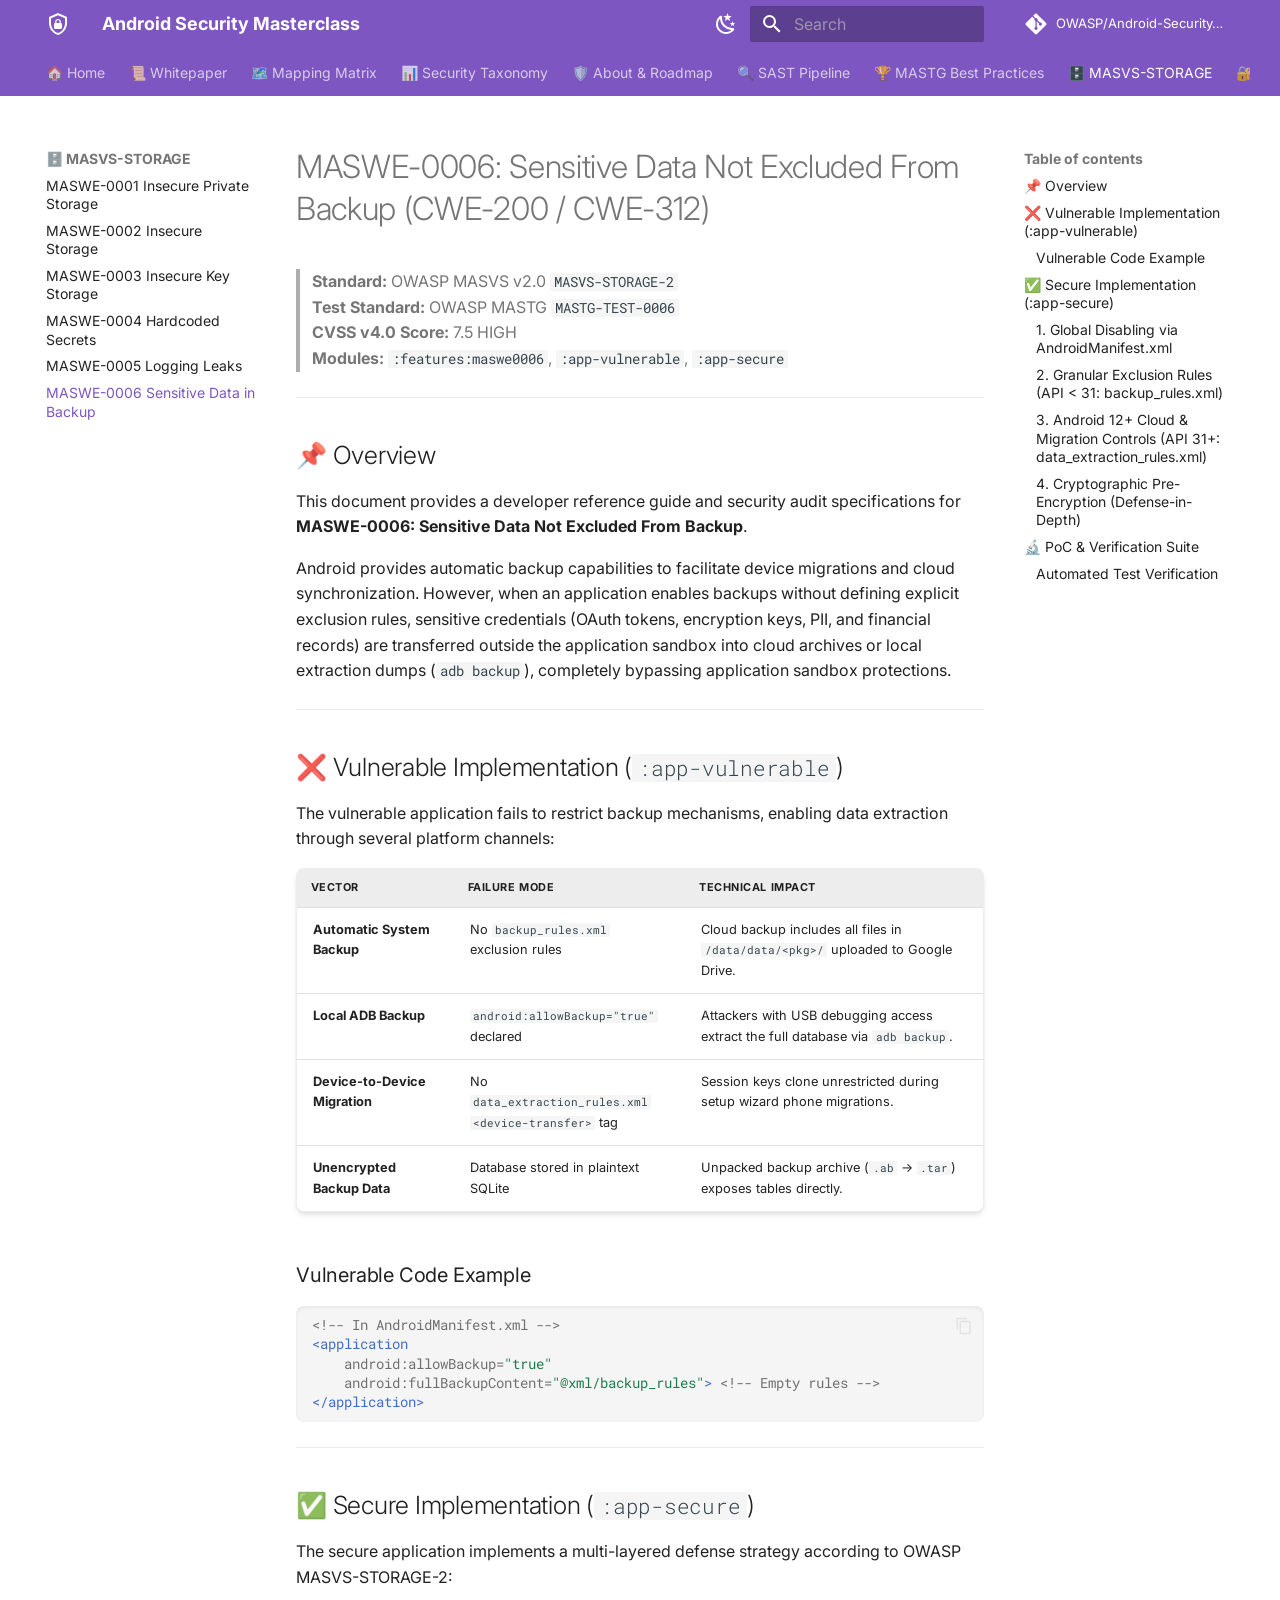
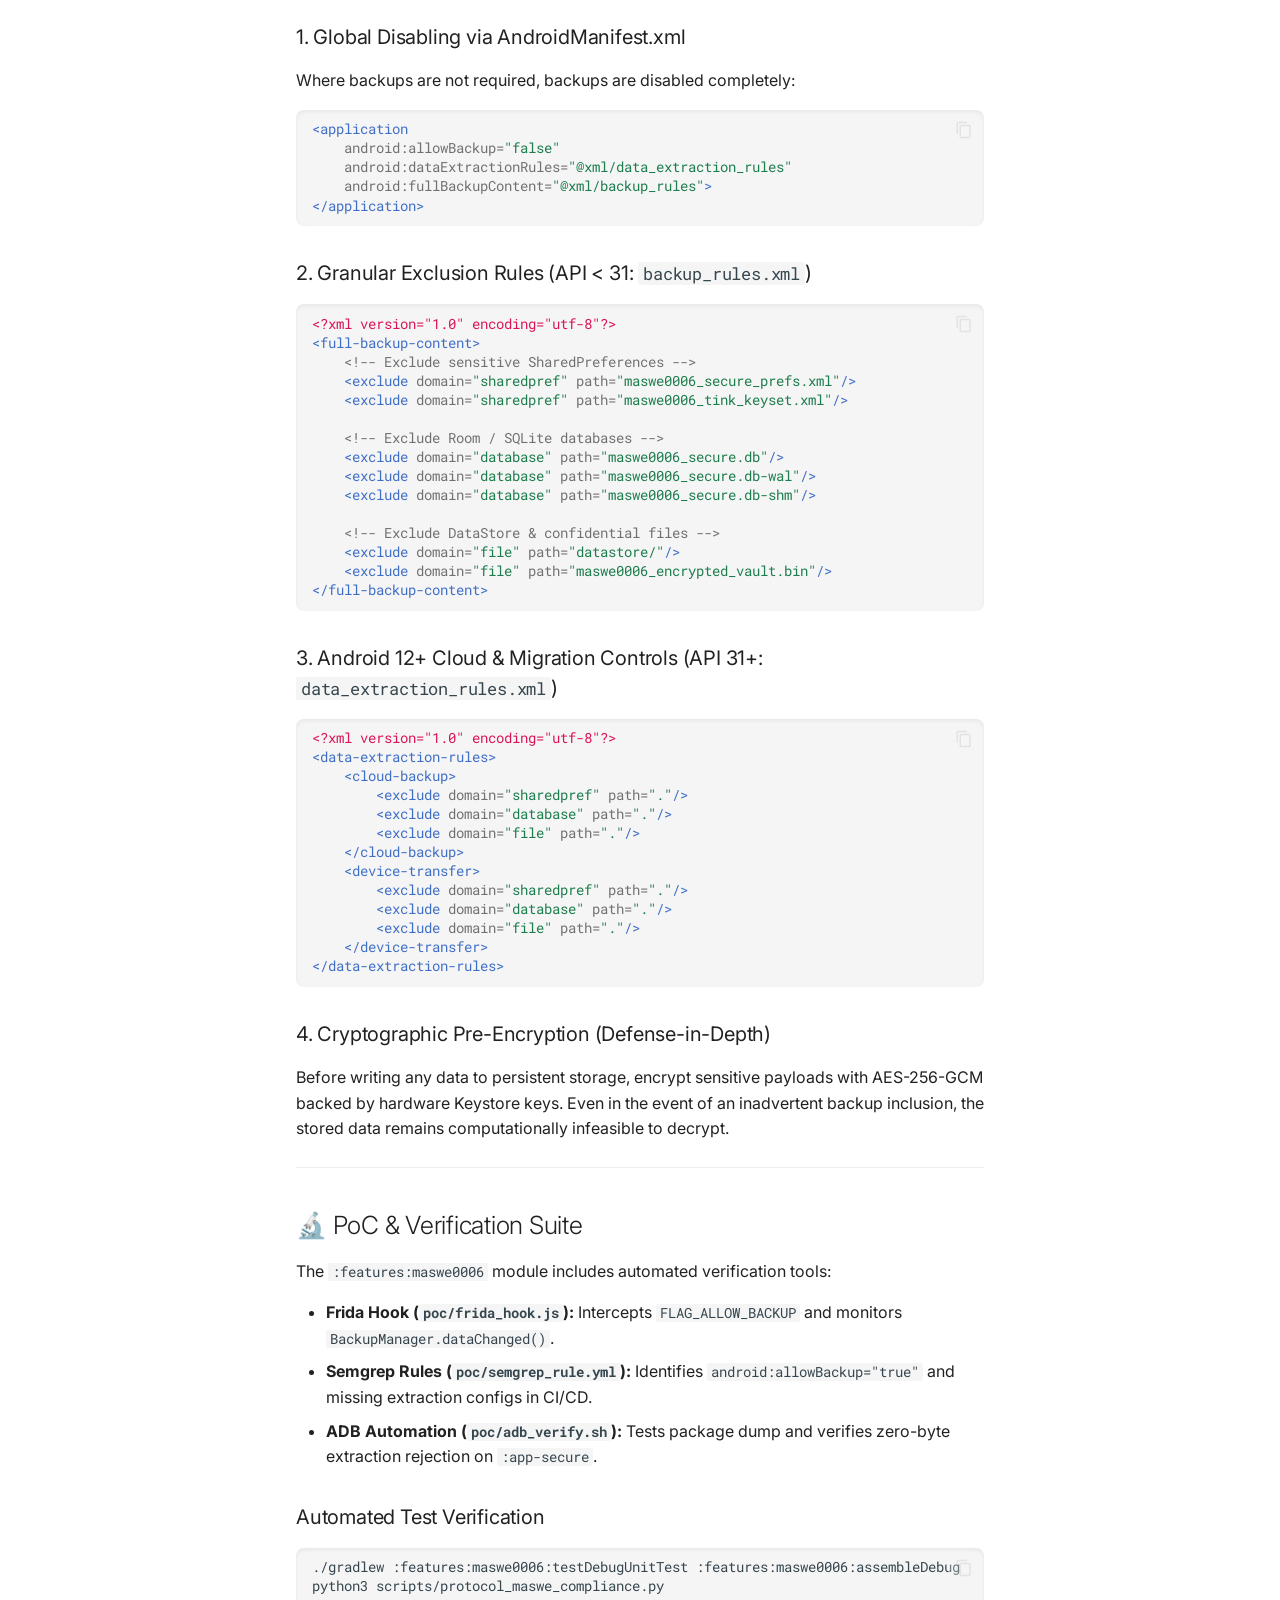
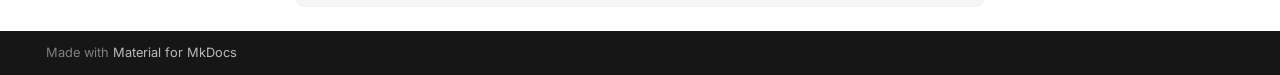
<file: maswe/MASVS-STORAGE/maswe_006/MASWE-0006-Sensitive-Data-Backup/index.html>
<!doctype html>
<html lang="en" class="no-js">
  <head>
    
      <meta charset="utf-8">
      <meta name="viewport" content="width=device-width,initial-scale=1">
      
        <meta name="description" content="A Hands-on OWASP MASVS/MASTG Security Training Lab for Android Developers & Pentesters">
      
      
      
        <link rel="canonical" href="https://owasp.github.io/Android-Security-Masterclass/maswe/MASVS-STORAGE/maswe_006/MASWE-0006-Sensitive-Data-Backup/">
      
      
        <link rel="prev" href="../../maswe_005/MASWE-0005-Logging-Leaks/">
      
      
        <link rel="next" href="../../../MASVS-CRYPTO/maswe_007/MASWE-0007-Improper-Encryption/">
      
      
        
      
      
      <link rel="icon" href="../../../../assets/images/favicon.png">
      <meta name="generator" content="mkdocs-1.6.1, mkdocs-material-9.7.7">
    
    
      
        <title>MASWE-0006 Sensitive Data in Backup - Android Security Masterclass</title>
      
    
    
      <link rel="stylesheet" href="../../../../assets/stylesheets/main.ec1eaa64.min.css">
      
        
        <link rel="stylesheet" href="../../../../assets/stylesheets/palette.ab4e12ef.min.css">
      
      


    
    
      
    
    
      
        
        
        <link rel="preconnect" href="https://fonts.gstatic.com" crossorigin>
        <link rel="stylesheet" href="https://fonts.googleapis.com/css?family=Inter:300,300i,400,400i,700,700i%7CRoboto+Mono:400,400i,700,700i&display=fallback">
        <style>:root{--md-text-font:"Inter";--md-code-font:"Roboto Mono"}</style>
      
    
    
      <link rel="stylesheet" href="../../../../stylesheets/extra.css">
    
    <script>__md_scope=new URL("../../../..",location),__md_hash=e=>[...e].reduce(((e,_)=>(e<<5)-e+_.charCodeAt(0)),0),__md_get=(e,_=localStorage,t=__md_scope)=>JSON.parse(_.getItem(t.pathname+"."+e)),__md_set=(e,_,t=localStorage,a=__md_scope)=>{try{t.setItem(a.pathname+"."+e,JSON.stringify(_))}catch(e){}}</script>
    
      

    
    
  </head>
  
  
    
    
      
    
    
    
    
    <body dir="ltr" data-md-color-scheme="default" data-md-color-primary="deep-purple" data-md-color-accent="teal">
  
    
    <input class="md-toggle" data-md-toggle="drawer" type="checkbox" id="__drawer" autocomplete="off">
    <input class="md-toggle" data-md-toggle="search" type="checkbox" id="__search" autocomplete="off">
    <label class="md-overlay" for="__drawer"></label>
    <div data-md-component="skip">
      
        
        <a href="#maswe-0006-sensitive-data-not-excluded-from-backup-cwe-200-cwe-312" class="md-skip">
          Skip to content
        </a>
      
    </div>
    <div data-md-component="announce">
      
    </div>
    
    
      

<header class="md-header" data-md-component="header">
  <nav class="md-header__inner md-grid" aria-label="Header">
    <a href="../../../.." title="Android Security Masterclass" class="md-header__button md-logo" aria-label="Android Security Masterclass" data-md-component="logo">
      
  
  <svg xmlns="http://www.w3.org/2000/svg" viewBox="0 0 24 24"><path d="M21 11c0 5.55-3.84 10.74-9 12-5.16-1.26-9-6.45-9-12V5l9-4 9 4zm-9 10c3.75-1 7-5.46 7-9.78V6.3l-7-3.12L5 6.3v4.92C5 15.54 8.25 20 12 21m2.8-10V9.5C14.8 8.1 13.4 7 12 7S9.2 8.1 9.2 9.5V11c-.6 0-1.2.6-1.2 1.2v3.5c0 .7.6 1.3 1.2 1.3h5.5c.7 0 1.3-.6 1.3-1.2v-3.5c0-.7-.6-1.3-1.2-1.3m-1.3 0h-3V9.5c0-.8.7-1.3 1.5-1.3s1.5.5 1.5 1.3z"/></svg>

    </a>
    <label class="md-header__button md-icon" for="__drawer">
      
      <svg xmlns="http://www.w3.org/2000/svg" viewBox="0 0 24 24"><path d="M3 6h18v2H3zm0 5h18v2H3zm0 5h18v2H3z"/></svg>
    </label>
    <div class="md-header__title" data-md-component="header-title">
      <div class="md-header__ellipsis">
        <div class="md-header__topic">
          <span class="md-ellipsis">
            Android Security Masterclass
          </span>
        </div>
        <div class="md-header__topic" data-md-component="header-topic">
          <span class="md-ellipsis">
            
              MASWE-0006 Sensitive Data in Backup
            
          </span>
        </div>
      </div>
    </div>
    
      
        <form class="md-header__option" data-md-component="palette">
  
    
    
    
    <input class="md-option" data-md-color-media="(prefers-color-scheme: light)" data-md-color-scheme="default" data-md-color-primary="deep-purple" data-md-color-accent="teal"  aria-label="Switch to dark mode"  type="radio" name="__palette" id="__palette_0">
    
      <label class="md-header__button md-icon" title="Switch to dark mode" for="__palette_1" hidden>
        <svg xmlns="http://www.w3.org/2000/svg" viewBox="0 0 24 24"><path d="m17.75 4.09-2.53 1.94.91 3.06-2.63-1.81-2.63 1.81.91-3.06-2.53-1.94L12.44 4l1.06-3 1.06 3zm3.5 6.91-1.64 1.25.59 1.98-1.7-1.17-1.7 1.17.59-1.98L15.75 11l2.06-.05L18.5 9l.69 1.95zm-2.28 4.95c.83-.08 1.72 1.1 1.19 1.85-.32.45-.66.87-1.08 1.27C15.17 23 8.84 23 4.94 19.07c-3.91-3.9-3.91-10.24 0-14.14.4-.4.82-.76 1.27-1.08.75-.53 1.93.36 1.85 1.19-.27 2.86.69 5.83 2.89 8.02a9.96 9.96 0 0 0 8.02 2.89m-1.64 2.02a12.08 12.08 0 0 1-7.8-3.47c-2.17-2.19-3.33-5-3.49-7.82-2.81 3.14-2.7 7.96.31 10.98 3.02 3.01 7.84 3.12 10.98.31"/></svg>
      </label>
    
  
    
    
    
    <input class="md-option" data-md-color-media="(prefers-color-scheme: dark)" data-md-color-scheme="slate" data-md-color-primary="deep-purple" data-md-color-accent="teal"  aria-label="Switch to light mode"  type="radio" name="__palette" id="__palette_1">
    
      <label class="md-header__button md-icon" title="Switch to light mode" for="__palette_0" hidden>
        <svg xmlns="http://www.w3.org/2000/svg" viewBox="0 0 24 24"><path d="M12 7a5 5 0 0 1 5 5 5 5 0 0 1-5 5 5 5 0 0 1-5-5 5 5 0 0 1 5-5m0 2a3 3 0 0 0-3 3 3 3 0 0 0 3 3 3 3 0 0 0 3-3 3 3 0 0 0-3-3m0-7 2.39 3.42C13.65 5.15 12.84 5 12 5s-1.65.15-2.39.42zM3.34 7l4.16-.35A7.2 7.2 0 0 0 5.94 8.5c-.44.74-.69 1.5-.83 2.29zm.02 10 1.76-3.77a7.131 7.131 0 0 0 2.38 4.14zM20.65 7l-1.77 3.79a7.02 7.02 0 0 0-2.38-4.15zm-.01 10-4.14.36c.59-.51 1.12-1.14 1.54-1.86.42-.73.69-1.5.83-2.29zM12 22l-2.41-3.44c.74.27 1.55.44 2.41.44.82 0 1.63-.17 2.37-.44z"/></svg>
      </label>
    
  
</form>
      
    
    
      <script>var palette=__md_get("__palette");if(palette&&palette.color){if("(prefers-color-scheme)"===palette.color.media){var media=matchMedia("(prefers-color-scheme: light)"),input=document.querySelector(media.matches?"[data-md-color-media='(prefers-color-scheme: light)']":"[data-md-color-media='(prefers-color-scheme: dark)']");palette.color.media=input.getAttribute("data-md-color-media"),palette.color.scheme=input.getAttribute("data-md-color-scheme"),palette.color.primary=input.getAttribute("data-md-color-primary"),palette.color.accent=input.getAttribute("data-md-color-accent")}for(var[key,value]of Object.entries(palette.color))document.body.setAttribute("data-md-color-"+key,value)}</script>
    
    
    
      
      
        <label class="md-header__button md-icon" for="__search">
          
          <svg xmlns="http://www.w3.org/2000/svg" viewBox="0 0 24 24"><path d="M9.5 3A6.5 6.5 0 0 1 16 9.5c0 1.61-.59 3.09-1.56 4.23l.27.27h.79l5 5-1.5 1.5-5-5v-.79l-.27-.27A6.52 6.52 0 0 1 9.5 16 6.5 6.5 0 0 1 3 9.5 6.5 6.5 0 0 1 9.5 3m0 2C7 5 5 7 5 9.5S7 14 9.5 14 14 12 14 9.5 12 5 9.5 5"/></svg>
        </label>
        <div class="md-search" data-md-component="search" role="dialog">
  <label class="md-search__overlay" for="__search"></label>
  <div class="md-search__inner" role="search">
    <form class="md-search__form" name="search">
      <input type="text" class="md-search__input" name="query" aria-label="Search" placeholder="Search" autocapitalize="off" autocorrect="off" autocomplete="off" spellcheck="false" data-md-component="search-query" required>
      <label class="md-search__icon md-icon" for="__search">
        
        <svg xmlns="http://www.w3.org/2000/svg" viewBox="0 0 24 24"><path d="M9.5 3A6.5 6.5 0 0 1 16 9.5c0 1.61-.59 3.09-1.56 4.23l.27.27h.79l5 5-1.5 1.5-5-5v-.79l-.27-.27A6.52 6.52 0 0 1 9.5 16 6.5 6.5 0 0 1 3 9.5 6.5 6.5 0 0 1 9.5 3m0 2C7 5 5 7 5 9.5S7 14 9.5 14 14 12 14 9.5 12 5 9.5 5"/></svg>
        
        <svg xmlns="http://www.w3.org/2000/svg" viewBox="0 0 24 24"><path d="M20 11v2H8l5.5 5.5-1.42 1.42L4.16 12l7.92-7.92L13.5 5.5 8 11z"/></svg>
      </label>
      <nav class="md-search__options" aria-label="Search">
        
          <a href="javascript:void(0)" class="md-search__icon md-icon" title="Share" aria-label="Share" data-clipboard data-clipboard-text="" data-md-component="search-share" tabindex="-1">
            
            <svg xmlns="http://www.w3.org/2000/svg" viewBox="0 0 24 24"><path d="M18 16.08c-.76 0-1.44.3-1.96.77L8.91 12.7c.05-.23.09-.46.09-.7s-.04-.47-.09-.7l7.05-4.11c.54.5 1.25.81 2.04.81a3 3 0 0 0 3-3 3 3 0 0 0-3-3 3 3 0 0 0-3 3c0 .24.04.47.09.7L8.04 9.81C7.5 9.31 6.79 9 6 9a3 3 0 0 0-3 3 3 3 0 0 0 3 3c.79 0 1.5-.31 2.04-.81l7.12 4.15c-.05.21-.08.43-.08.66 0 1.61 1.31 2.91 2.92 2.91s2.92-1.3 2.92-2.91A2.92 2.92 0 0 0 18 16.08"/></svg>
          </a>
        
        <button type="reset" class="md-search__icon md-icon" title="Clear" aria-label="Clear" tabindex="-1">
          
          <svg xmlns="http://www.w3.org/2000/svg" viewBox="0 0 24 24"><path d="M19 6.41 17.59 5 12 10.59 6.41 5 5 6.41 10.59 12 5 17.59 6.41 19 12 13.41 17.59 19 19 17.59 13.41 12z"/></svg>
        </button>
      </nav>
      
        <div class="md-search__suggest" data-md-component="search-suggest"></div>
      
    </form>
    <div class="md-search__output">
      <div class="md-search__scrollwrap" tabindex="0" data-md-scrollfix>
        <div class="md-search-result" data-md-component="search-result">
          <div class="md-search-result__meta">
            Initializing search
          </div>
          <ol class="md-search-result__list" role="presentation"></ol>
        </div>
      </div>
    </div>
  </div>
</div>
      
    
    
      <div class="md-header__source">
        <a href="https://github.com/OWASP/Android-Security-Masterclass" title="Go to repository" class="md-source" data-md-component="source">
  <div class="md-source__icon md-icon">
    
    <svg xmlns="http://www.w3.org/2000/svg" viewBox="0 0 448 512"><!--! Font Awesome Free 7.1.0 by @fontawesome - https://fontawesome.com License - https://fontawesome.com/license/free (Icons: CC BY 4.0, Fonts: SIL OFL 1.1, Code: MIT License) Copyright 2025 Fonticons, Inc.--><path d="M439.6 236.1 244 40.5c-5.4-5.5-12.8-8.5-20.4-8.5s-15 3-20.4 8.4L162.5 81l51.5 51.5c27.1-9.1 52.7 16.8 43.4 43.7l49.7 49.7c34.2-11.8 61.2 31 35.5 56.7-26.5 26.5-70.2-2.9-56-37.3L240.3 199v121.9c25.3 12.5 22.3 41.8 9.1 55-6.4 6.4-15.2 10.1-24.3 10.1s-17.8-3.6-24.3-10.1c-17.6-17.6-11.1-46.9 11.2-56v-123c-20.8-8.5-24.6-30.7-18.6-45L142.6 101 8.5 235.1C3 240.6 0 247.9 0 255.5s3 15 8.5 20.4l195.6 195.7c5.4 5.4 12.7 8.4 20.4 8.4s15-3 20.4-8.4l194.7-194.7c5.4-5.4 8.4-12.8 8.4-20.4s-3-15-8.4-20.4"/></svg>
  </div>
  <div class="md-source__repository">
    OWASP/Android-Security-Masterclass
  </div>
</a>
      </div>
    
  </nav>
  
</header>
    
    <div class="md-container" data-md-component="container">
      
      
        
          
            
<nav class="md-tabs" aria-label="Tabs" data-md-component="tabs">
  <div class="md-grid">
    <ul class="md-tabs__list">
      
        
  
  
  
  
    <li class="md-tabs__item">
      <a href="../../../.." class="md-tabs__link">
        
  
  
    
  
  🏠 Home

      </a>
    </li>
  

      
        
  
  
  
  
    <li class="md-tabs__item">
      <a href="../../../../whitepaper/" class="md-tabs__link">
        
  
  
    
  
  📜 Whitepaper

      </a>
    </li>
  

      
        
  
  
  
  
    <li class="md-tabs__item">
      <a href="../../../../mapping_matrix/" class="md-tabs__link">
        
  
  
    
  
  🗺️ Mapping Matrix

      </a>
    </li>
  

      
        
  
  
  
  
    <li class="md-tabs__item">
      <a href="../../../../multi_authority_security_taxonomy/" class="md-tabs__link">
        
  
  
    
  
  📊 Security Taxonomy

      </a>
    </li>
  

      
        
  
  
  
  
    <li class="md-tabs__item">
      <a href="../../../../about/" class="md-tabs__link">
        
  
  
    
  
  🛡️ About & Roadmap

      </a>
    </li>
  

      
        
  
  
  
  
    <li class="md-tabs__item">
      <a href="../../../../sast_pipeline/" class="md-tabs__link">
        
  
  
    
  
  🔍 SAST Pipeline

      </a>
    </li>
  

      
        
  
  
  
  
    
    
      <li class="md-tabs__item">
        <a href="../../../../mastg-best/MASTG-BEST-0002-ProGuard/" class="md-tabs__link">
          
  
  
  🏆 MASTG Best Practices

        </a>
      </li>
    
  

      
        
  
  
  
    
  
  
    
    
      <li class="md-tabs__item md-tabs__item--active">
        <a href="../../maswe_001/MASWE-0001-Insecure-Private-Storage/" class="md-tabs__link">
          
  
  
  🗄️ MASVS-STORAGE

        </a>
      </li>
    
  

      
        
  
  
  
  
    
    
      <li class="md-tabs__item">
        <a href="../../../MASVS-CRYPTO/maswe_007/MASWE-0007-Improper-Encryption/" class="md-tabs__link">
          
  
  
  🔐 MASVS-CRYPTO

        </a>
      </li>
    
  

      
    </ul>
  </div>
</nav>
          
        
      
      <main class="md-main" data-md-component="main">
        <div class="md-main__inner md-grid">
          
            
              
              <div class="md-sidebar md-sidebar--primary" data-md-component="sidebar" data-md-type="navigation" >
                <div class="md-sidebar__scrollwrap">
                  <div class="md-sidebar__inner">
                    


  


<nav class="md-nav md-nav--primary md-nav--lifted" aria-label="Navigation" data-md-level="0">
  <label class="md-nav__title" for="__drawer">
    <a href="../../../.." title="Android Security Masterclass" class="md-nav__button md-logo" aria-label="Android Security Masterclass" data-md-component="logo">
      
  
  <svg xmlns="http://www.w3.org/2000/svg" viewBox="0 0 24 24"><path d="M21 11c0 5.55-3.84 10.74-9 12-5.16-1.26-9-6.45-9-12V5l9-4 9 4zm-9 10c3.75-1 7-5.46 7-9.78V6.3l-7-3.12L5 6.3v4.92C5 15.54 8.25 20 12 21m2.8-10V9.5C14.8 8.1 13.4 7 12 7S9.2 8.1 9.2 9.5V11c-.6 0-1.2.6-1.2 1.2v3.5c0 .7.6 1.3 1.2 1.3h5.5c.7 0 1.3-.6 1.3-1.2v-3.5c0-.7-.6-1.3-1.2-1.3m-1.3 0h-3V9.5c0-.8.7-1.3 1.5-1.3s1.5.5 1.5 1.3z"/></svg>

    </a>
    Android Security Masterclass
  </label>
  
    <div class="md-nav__source">
      <a href="https://github.com/OWASP/Android-Security-Masterclass" title="Go to repository" class="md-source" data-md-component="source">
  <div class="md-source__icon md-icon">
    
    <svg xmlns="http://www.w3.org/2000/svg" viewBox="0 0 448 512"><!--! Font Awesome Free 7.1.0 by @fontawesome - https://fontawesome.com License - https://fontawesome.com/license/free (Icons: CC BY 4.0, Fonts: SIL OFL 1.1, Code: MIT License) Copyright 2025 Fonticons, Inc.--><path d="M439.6 236.1 244 40.5c-5.4-5.5-12.8-8.5-20.4-8.5s-15 3-20.4 8.4L162.5 81l51.5 51.5c27.1-9.1 52.7 16.8 43.4 43.7l49.7 49.7c34.2-11.8 61.2 31 35.5 56.7-26.5 26.5-70.2-2.9-56-37.3L240.3 199v121.9c25.3 12.5 22.3 41.8 9.1 55-6.4 6.4-15.2 10.1-24.3 10.1s-17.8-3.6-24.3-10.1c-17.6-17.6-11.1-46.9 11.2-56v-123c-20.8-8.5-24.6-30.7-18.6-45L142.6 101 8.5 235.1C3 240.6 0 247.9 0 255.5s3 15 8.5 20.4l195.6 195.7c5.4 5.4 12.7 8.4 20.4 8.4s15-3 20.4-8.4l194.7-194.7c5.4-5.4 8.4-12.8 8.4-20.4s-3-15-8.4-20.4"/></svg>
  </div>
  <div class="md-source__repository">
    OWASP/Android-Security-Masterclass
  </div>
</a>
    </div>
  
  <ul class="md-nav__list" data-md-scrollfix>
    
      
      
  
  
  
  
    <li class="md-nav__item">
      <a href="../../../.." class="md-nav__link">
        
  
  
  <span class="md-ellipsis">
    
  
    🏠 Home
  

    
  </span>
  
  

      </a>
    </li>
  

    
      
      
  
  
  
  
    <li class="md-nav__item">
      <a href="../../../../whitepaper/" class="md-nav__link">
        
  
  
  <span class="md-ellipsis">
    
  
    📜 Whitepaper
  

    
  </span>
  
  

      </a>
    </li>
  

    
      
      
  
  
  
  
    <li class="md-nav__item">
      <a href="../../../../mapping_matrix/" class="md-nav__link">
        
  
  
  <span class="md-ellipsis">
    
  
    🗺️ Mapping Matrix
  

    
  </span>
  
  

      </a>
    </li>
  

    
      
      
  
  
  
  
    <li class="md-nav__item">
      <a href="../../../../multi_authority_security_taxonomy/" class="md-nav__link">
        
  
  
  <span class="md-ellipsis">
    
  
    📊 Security Taxonomy
  

    
  </span>
  
  

      </a>
    </li>
  

    
      
      
  
  
  
  
    <li class="md-nav__item">
      <a href="../../../../about/" class="md-nav__link">
        
  
  
  <span class="md-ellipsis">
    
  
    🛡️ About & Roadmap
  

    
  </span>
  
  

      </a>
    </li>
  

    
      
      
  
  
  
  
    <li class="md-nav__item">
      <a href="../../../../sast_pipeline/" class="md-nav__link">
        
  
  
  <span class="md-ellipsis">
    
  
    🔍 SAST Pipeline
  

    
  </span>
  
  

      </a>
    </li>
  

    
      
      
  
  
  
  
    
    
    
    
      
      
        
      
    
    
    <li class="md-nav__item md-nav__item--nested">
      
        
        
          
        
        <input class="md-nav__toggle md-toggle md-toggle--indeterminate" type="checkbox" id="__nav_7" >
        
          
          <label class="md-nav__link" for="__nav_7" id="__nav_7_label" tabindex="0">
            
  
  
  <span class="md-ellipsis">
    
  
    🏆 MASTG Best Practices
  

    
  </span>
  
  

            <span class="md-nav__icon md-icon"></span>
          </label>
        
        <nav class="md-nav" data-md-level="1" aria-labelledby="__nav_7_label" aria-expanded="false">
          <label class="md-nav__title" for="__nav_7">
            <span class="md-nav__icon md-icon"></span>
            
  
    🏆 MASTG Best Practices
  

          </label>
          <ul class="md-nav__list" data-md-scrollfix>
            
              
                
  
  
  
  
    <li class="md-nav__item">
      <a href="../../../../mastg-best/MASTG-BEST-0002-ProGuard/" class="md-nav__link">
        
  
  
  <span class="md-ellipsis">
    
  
    MASTG-BEST-0002 ProGuard
  

    
  </span>
  
  

      </a>
    </li>
  

              
            
          </ul>
        </nav>
      
    </li>
  

    
      
      
  
  
    
  
  
  
    
    
    
    
      
        
        
      
      
        
      
    
    
    <li class="md-nav__item md-nav__item--active md-nav__item--section md-nav__item--nested">
      
        
        
        <input class="md-nav__toggle md-toggle " type="checkbox" id="__nav_8" checked>
        
          
          <label class="md-nav__link" for="__nav_8" id="__nav_8_label" tabindex="">
            
  
  
  <span class="md-ellipsis">
    
  
    🗄️ MASVS-STORAGE
  

    
  </span>
  
  

            <span class="md-nav__icon md-icon"></span>
          </label>
        
        <nav class="md-nav" data-md-level="1" aria-labelledby="__nav_8_label" aria-expanded="true">
          <label class="md-nav__title" for="__nav_8">
            <span class="md-nav__icon md-icon"></span>
            
  
    🗄️ MASVS-STORAGE
  

          </label>
          <ul class="md-nav__list" data-md-scrollfix>
            
              
                
  
  
  
  
    <li class="md-nav__item">
      <a href="../../maswe_001/MASWE-0001-Insecure-Private-Storage/" class="md-nav__link">
        
  
  
  <span class="md-ellipsis">
    
  
    MASWE-0001 Insecure Private Storage
  

    
  </span>
  
  

      </a>
    </li>
  

              
            
              
                
  
  
  
  
    <li class="md-nav__item">
      <a href="../../maswe_002/MASWE-0002-Insecure-Storage/" class="md-nav__link">
        
  
  
  <span class="md-ellipsis">
    
  
    MASWE-0002 Insecure Storage
  

    
  </span>
  
  

      </a>
    </li>
  

              
            
              
                
  
  
  
  
    <li class="md-nav__item">
      <a href="../../maswe_003/MASWE-0003-Insecure-Key-Storage/" class="md-nav__link">
        
  
  
  <span class="md-ellipsis">
    
  
    MASWE-0003 Insecure Key Storage
  

    
  </span>
  
  

      </a>
    </li>
  

              
            
              
                
  
  
  
  
    <li class="md-nav__item">
      <a href="../../maswe_004/MASWE-0004-Hardcoded-Secrets/" class="md-nav__link">
        
  
  
  <span class="md-ellipsis">
    
  
    MASWE-0004 Hardcoded Secrets
  

    
  </span>
  
  

      </a>
    </li>
  

              
            
              
                
  
  
  
  
    <li class="md-nav__item">
      <a href="../../maswe_005/MASWE-0005-Logging-Leaks/" class="md-nav__link">
        
  
  
  <span class="md-ellipsis">
    
  
    MASWE-0005 Logging Leaks
  

    
  </span>
  
  

      </a>
    </li>
  

              
            
              
                
  
  
    
  
  
  
    <li class="md-nav__item md-nav__item--active">
      
      <input class="md-nav__toggle md-toggle" type="checkbox" id="__toc">
      
      
        
      
      
        <label class="md-nav__link md-nav__link--active" for="__toc">
          
  
  
  <span class="md-ellipsis">
    
  
    MASWE-0006 Sensitive Data in Backup
  

    
  </span>
  
  

          <span class="md-nav__icon md-icon"></span>
        </label>
      
      <a href="./" class="md-nav__link md-nav__link--active">
        
  
  
  <span class="md-ellipsis">
    
  
    MASWE-0006 Sensitive Data in Backup
  

    
  </span>
  
  

      </a>
      
        

<nav class="md-nav md-nav--secondary" aria-label="Table of contents">
  
  
  
    
  
  
    <label class="md-nav__title" for="__toc">
      <span class="md-nav__icon md-icon"></span>
      Table of contents
    </label>
    <ul class="md-nav__list" data-md-component="toc" data-md-scrollfix>
      
        <li class="md-nav__item">
  <a href="#overview" class="md-nav__link">
    <span class="md-ellipsis">
      
        📌 Overview
      
    </span>
  </a>
  
</li>
      
        <li class="md-nav__item">
  <a href="#vulnerable-implementation-app-vulnerable" class="md-nav__link">
    <span class="md-ellipsis">
      
        ❌ Vulnerable Implementation (:app-vulnerable)
      
    </span>
  </a>
  
    <nav class="md-nav" aria-label="❌ Vulnerable Implementation (:app-vulnerable)">
      <ul class="md-nav__list">
        
          <li class="md-nav__item">
  <a href="#vulnerable-code-example" class="md-nav__link">
    <span class="md-ellipsis">
      
        Vulnerable Code Example
      
    </span>
  </a>
  
</li>
        
      </ul>
    </nav>
  
</li>
      
        <li class="md-nav__item">
  <a href="#secure-implementation-app-secure" class="md-nav__link">
    <span class="md-ellipsis">
      
        ✅ Secure Implementation (:app-secure)
      
    </span>
  </a>
  
    <nav class="md-nav" aria-label="✅ Secure Implementation (:app-secure)">
      <ul class="md-nav__list">
        
          <li class="md-nav__item">
  <a href="#1-global-disabling-via-androidmanifestxml" class="md-nav__link">
    <span class="md-ellipsis">
      
        1. Global Disabling via AndroidManifest.xml
      
    </span>
  </a>
  
</li>
        
          <li class="md-nav__item">
  <a href="#2-granular-exclusion-rules-api-31-backup_rulesxml" class="md-nav__link">
    <span class="md-ellipsis">
      
        2. Granular Exclusion Rules (API &lt; 31: backup_rules.xml)
      
    </span>
  </a>
  
</li>
        
          <li class="md-nav__item">
  <a href="#3-android-12-cloud-migration-controls-api-31-data_extraction_rulesxml" class="md-nav__link">
    <span class="md-ellipsis">
      
        3. Android 12+ Cloud &amp; Migration Controls (API 31+: data_extraction_rules.xml)
      
    </span>
  </a>
  
</li>
        
          <li class="md-nav__item">
  <a href="#4-cryptographic-pre-encryption-defense-in-depth" class="md-nav__link">
    <span class="md-ellipsis">
      
        4. Cryptographic Pre-Encryption (Defense-in-Depth)
      
    </span>
  </a>
  
</li>
        
      </ul>
    </nav>
  
</li>
      
        <li class="md-nav__item">
  <a href="#poc-verification-suite" class="md-nav__link">
    <span class="md-ellipsis">
      
        🔬 PoC &amp; Verification Suite
      
    </span>
  </a>
  
    <nav class="md-nav" aria-label="🔬 PoC &amp; Verification Suite">
      <ul class="md-nav__list">
        
          <li class="md-nav__item">
  <a href="#automated-test-verification" class="md-nav__link">
    <span class="md-ellipsis">
      
        Automated Test Verification
      
    </span>
  </a>
  
</li>
        
      </ul>
    </nav>
  
</li>
      
    </ul>
  
</nav>
      
    </li>
  

              
            
          </ul>
        </nav>
      
    </li>
  

    
      
      
  
  
  
  
    
    
    
    
      
      
        
      
    
    
    <li class="md-nav__item md-nav__item--nested">
      
        
        
          
        
        <input class="md-nav__toggle md-toggle md-toggle--indeterminate" type="checkbox" id="__nav_9" >
        
          
          <label class="md-nav__link" for="__nav_9" id="__nav_9_label" tabindex="0">
            
  
  
  <span class="md-ellipsis">
    
  
    🔐 MASVS-CRYPTO
  

    
  </span>
  
  

            <span class="md-nav__icon md-icon"></span>
          </label>
        
        <nav class="md-nav" data-md-level="1" aria-labelledby="__nav_9_label" aria-expanded="false">
          <label class="md-nav__title" for="__nav_9">
            <span class="md-nav__icon md-icon"></span>
            
  
    🔐 MASVS-CRYPTO
  

          </label>
          <ul class="md-nav__list" data-md-scrollfix>
            
              
                
  
  
  
  
    <li class="md-nav__item">
      <a href="../../../MASVS-CRYPTO/maswe_007/MASWE-0007-Improper-Encryption/" class="md-nav__link">
        
  
  
  <span class="md-ellipsis">
    
  
    MASWE-0007 Improper Encryption
  

    
  </span>
  
  

      </a>
    </li>
  

              
            
          </ul>
        </nav>
      
    </li>
  

    
  </ul>
</nav>
                  </div>
                </div>
              </div>
            
            
              
              <div class="md-sidebar md-sidebar--secondary" data-md-component="sidebar" data-md-type="toc" >
                <div class="md-sidebar__scrollwrap">
                  <div class="md-sidebar__inner">
                    

<nav class="md-nav md-nav--secondary" aria-label="Table of contents">
  
  
  
    
  
  
    <label class="md-nav__title" for="__toc">
      <span class="md-nav__icon md-icon"></span>
      Table of contents
    </label>
    <ul class="md-nav__list" data-md-component="toc" data-md-scrollfix>
      
        <li class="md-nav__item">
  <a href="#overview" class="md-nav__link">
    <span class="md-ellipsis">
      
        📌 Overview
      
    </span>
  </a>
  
</li>
      
        <li class="md-nav__item">
  <a href="#vulnerable-implementation-app-vulnerable" class="md-nav__link">
    <span class="md-ellipsis">
      
        ❌ Vulnerable Implementation (:app-vulnerable)
      
    </span>
  </a>
  
    <nav class="md-nav" aria-label="❌ Vulnerable Implementation (:app-vulnerable)">
      <ul class="md-nav__list">
        
          <li class="md-nav__item">
  <a href="#vulnerable-code-example" class="md-nav__link">
    <span class="md-ellipsis">
      
        Vulnerable Code Example
      
    </span>
  </a>
  
</li>
        
      </ul>
    </nav>
  
</li>
      
        <li class="md-nav__item">
  <a href="#secure-implementation-app-secure" class="md-nav__link">
    <span class="md-ellipsis">
      
        ✅ Secure Implementation (:app-secure)
      
    </span>
  </a>
  
    <nav class="md-nav" aria-label="✅ Secure Implementation (:app-secure)">
      <ul class="md-nav__list">
        
          <li class="md-nav__item">
  <a href="#1-global-disabling-via-androidmanifestxml" class="md-nav__link">
    <span class="md-ellipsis">
      
        1. Global Disabling via AndroidManifest.xml
      
    </span>
  </a>
  
</li>
        
          <li class="md-nav__item">
  <a href="#2-granular-exclusion-rules-api-31-backup_rulesxml" class="md-nav__link">
    <span class="md-ellipsis">
      
        2. Granular Exclusion Rules (API &lt; 31: backup_rules.xml)
      
    </span>
  </a>
  
</li>
        
          <li class="md-nav__item">
  <a href="#3-android-12-cloud-migration-controls-api-31-data_extraction_rulesxml" class="md-nav__link">
    <span class="md-ellipsis">
      
        3. Android 12+ Cloud &amp; Migration Controls (API 31+: data_extraction_rules.xml)
      
    </span>
  </a>
  
</li>
        
          <li class="md-nav__item">
  <a href="#4-cryptographic-pre-encryption-defense-in-depth" class="md-nav__link">
    <span class="md-ellipsis">
      
        4. Cryptographic Pre-Encryption (Defense-in-Depth)
      
    </span>
  </a>
  
</li>
        
      </ul>
    </nav>
  
</li>
      
        <li class="md-nav__item">
  <a href="#poc-verification-suite" class="md-nav__link">
    <span class="md-ellipsis">
      
        🔬 PoC &amp; Verification Suite
      
    </span>
  </a>
  
    <nav class="md-nav" aria-label="🔬 PoC &amp; Verification Suite">
      <ul class="md-nav__list">
        
          <li class="md-nav__item">
  <a href="#automated-test-verification" class="md-nav__link">
    <span class="md-ellipsis">
      
        Automated Test Verification
      
    </span>
  </a>
  
</li>
        
      </ul>
    </nav>
  
</li>
      
    </ul>
  
</nav>
                  </div>
                </div>
              </div>
            
          
          
            <div class="md-content" data-md-component="content">
              
              <article class="md-content__inner md-typeset">
                
                  


  
  


<h1 id="maswe-0006-sensitive-data-not-excluded-from-backup-cwe-200-cwe-312">MASWE-0006: Sensitive Data Not Excluded From Backup (CWE-200 / CWE-312)</h1>
<blockquote>
<p><strong>Standard:</strong> OWASP MASVS v2.0 <code>MASVS-STORAGE-2</code><br />
<strong>Test Standard:</strong> OWASP MASTG <code>MASTG-TEST-0006</code><br />
<strong>CVSS v4.0 Score:</strong> 7.5 HIGH<br />
<strong>Modules:</strong> <code>:features:maswe0006</code>, <code>:app-vulnerable</code>, <code>:app-secure</code></p>
</blockquote>
<hr />
<h2 id="overview">📌 Overview</h2>
<p>This document provides a developer reference guide and security audit specifications for <strong>MASWE-0006: Sensitive Data Not Excluded From Backup</strong>.</p>
<p>Android provides automatic backup capabilities to facilitate device migrations and cloud synchronization. However, when an application enables backups without defining explicit exclusion rules, sensitive credentials (OAuth tokens, encryption keys, PII, and financial records) are transferred outside the application sandbox into cloud archives or local extraction dumps (<code>adb backup</code>), completely bypassing application sandbox protections.</p>
<hr />
<h2 id="vulnerable-implementation-app-vulnerable">❌ Vulnerable Implementation (<code>:app-vulnerable</code>)</h2>
<p>The vulnerable application fails to restrict backup mechanisms, enabling data extraction through several platform channels:</p>
<table>
<thead>
<tr>
<th style="text-align: left;">Vector</th>
<th style="text-align: left;">Failure Mode</th>
<th style="text-align: left;">Technical Impact</th>
</tr>
</thead>
<tbody>
<tr>
<td style="text-align: left;"><strong>Automatic System Backup</strong></td>
<td style="text-align: left;">No <code>backup_rules.xml</code> exclusion rules</td>
<td style="text-align: left;">Cloud backup includes all files in <code>/data/data/&lt;pkg&gt;/</code> uploaded to Google Drive.</td>
</tr>
<tr>
<td style="text-align: left;"><strong>Local ADB Backup</strong></td>
<td style="text-align: left;"><code>android:allowBackup="true"</code> declared</td>
<td style="text-align: left;">Attackers with USB debugging access extract the full database via <code>adb backup</code>.</td>
</tr>
<tr>
<td style="text-align: left;"><strong>Device-to-Device Migration</strong></td>
<td style="text-align: left;">No <code>data_extraction_rules.xml</code> <code>&lt;device-transfer&gt;</code> tag</td>
<td style="text-align: left;">Session keys clone unrestricted during setup wizard phone migrations.</td>
</tr>
<tr>
<td style="text-align: left;"><strong>Unencrypted Backup Data</strong></td>
<td style="text-align: left;">Database stored in plaintext SQLite</td>
<td style="text-align: left;">Unpacked backup archive (<code>.ab</code> -&gt; <code>.tar</code>) exposes tables directly.</td>
</tr>
</tbody>
</table>
<h3 id="vulnerable-code-example">Vulnerable Code Example</h3>
<div class="highlight"><pre><span></span><code><span class="cm">&lt;!-- In AndroidManifest.xml --&gt;</span>
<span class="nt">&lt;application</span>
<span class="w">    </span><span class="na">android:allowBackup=</span><span class="s">"true"</span>
<span class="w">    </span><span class="na">android:fullBackupContent=</span><span class="s">"@xml/backup_rules"</span><span class="nt">&gt;</span><span class="w"> </span><span class="cm">&lt;!-- Empty rules --&gt;</span>
<span class="nt">&lt;/application&gt;</span>
</code></pre></div>
<hr />
<h2 id="secure-implementation-app-secure">✅ Secure Implementation (<code>:app-secure</code>)</h2>
<p>The secure application implements a multi-layered defense strategy according to OWASP MASVS-STORAGE-2:</p>
<h3 id="1-global-disabling-via-androidmanifestxml">1. Global Disabling via AndroidManifest.xml</h3>
<p>Where backups are not required, backups are disabled completely:
<div class="highlight"><pre><span></span><code><span class="nt">&lt;application</span>
<span class="w">    </span><span class="na">android:allowBackup=</span><span class="s">"false"</span>
<span class="w">    </span><span class="na">android:dataExtractionRules=</span><span class="s">"@xml/data_extraction_rules"</span>
<span class="w">    </span><span class="na">android:fullBackupContent=</span><span class="s">"@xml/backup_rules"</span><span class="nt">&gt;</span>
<span class="nt">&lt;/application&gt;</span>
</code></pre></div></p>
<h3 id="2-granular-exclusion-rules-api-31-backup_rulesxml">2. Granular Exclusion Rules (API &lt; 31: <code>backup_rules.xml</code>)</h3>
<div class="highlight"><pre><span></span><code><span class="cp">&lt;?xml version="1.0" encoding="utf-8"?&gt;</span>
<span class="nt">&lt;full-backup-content&gt;</span>
<span class="w">    </span><span class="cm">&lt;!-- Exclude sensitive SharedPreferences --&gt;</span>
<span class="w">    </span><span class="nt">&lt;exclude</span><span class="w"> </span><span class="na">domain=</span><span class="s">"sharedpref"</span><span class="w"> </span><span class="na">path=</span><span class="s">"maswe0006_secure_prefs.xml"</span><span class="nt">/&gt;</span>
<span class="w">    </span><span class="nt">&lt;exclude</span><span class="w"> </span><span class="na">domain=</span><span class="s">"sharedpref"</span><span class="w"> </span><span class="na">path=</span><span class="s">"maswe0006_tink_keyset.xml"</span><span class="nt">/&gt;</span>

<span class="w">    </span><span class="cm">&lt;!-- Exclude Room / SQLite databases --&gt;</span>
<span class="w">    </span><span class="nt">&lt;exclude</span><span class="w"> </span><span class="na">domain=</span><span class="s">"database"</span><span class="w"> </span><span class="na">path=</span><span class="s">"maswe0006_secure.db"</span><span class="nt">/&gt;</span>
<span class="w">    </span><span class="nt">&lt;exclude</span><span class="w"> </span><span class="na">domain=</span><span class="s">"database"</span><span class="w"> </span><span class="na">path=</span><span class="s">"maswe0006_secure.db-wal"</span><span class="nt">/&gt;</span>
<span class="w">    </span><span class="nt">&lt;exclude</span><span class="w"> </span><span class="na">domain=</span><span class="s">"database"</span><span class="w"> </span><span class="na">path=</span><span class="s">"maswe0006_secure.db-shm"</span><span class="nt">/&gt;</span>

<span class="w">    </span><span class="cm">&lt;!-- Exclude DataStore &amp; confidential files --&gt;</span>
<span class="w">    </span><span class="nt">&lt;exclude</span><span class="w"> </span><span class="na">domain=</span><span class="s">"file"</span><span class="w"> </span><span class="na">path=</span><span class="s">"datastore/"</span><span class="nt">/&gt;</span>
<span class="w">    </span><span class="nt">&lt;exclude</span><span class="w"> </span><span class="na">domain=</span><span class="s">"file"</span><span class="w"> </span><span class="na">path=</span><span class="s">"maswe0006_encrypted_vault.bin"</span><span class="nt">/&gt;</span>
<span class="nt">&lt;/full-backup-content&gt;</span>
</code></pre></div>
<h3 id="3-android-12-cloud-migration-controls-api-31-data_extraction_rulesxml">3. Android 12+ Cloud &amp; Migration Controls (API 31+: <code>data_extraction_rules.xml</code>)</h3>
<div class="highlight"><pre><span></span><code><span class="cp">&lt;?xml version="1.0" encoding="utf-8"?&gt;</span>
<span class="nt">&lt;data-extraction-rules&gt;</span>
<span class="w">    </span><span class="nt">&lt;cloud-backup&gt;</span>
<span class="w">        </span><span class="nt">&lt;exclude</span><span class="w"> </span><span class="na">domain=</span><span class="s">"sharedpref"</span><span class="w"> </span><span class="na">path=</span><span class="s">"."</span><span class="nt">/&gt;</span>
<span class="w">        </span><span class="nt">&lt;exclude</span><span class="w"> </span><span class="na">domain=</span><span class="s">"database"</span><span class="w"> </span><span class="na">path=</span><span class="s">"."</span><span class="nt">/&gt;</span>
<span class="w">        </span><span class="nt">&lt;exclude</span><span class="w"> </span><span class="na">domain=</span><span class="s">"file"</span><span class="w"> </span><span class="na">path=</span><span class="s">"."</span><span class="nt">/&gt;</span>
<span class="w">    </span><span class="nt">&lt;/cloud-backup&gt;</span>
<span class="w">    </span><span class="nt">&lt;device-transfer&gt;</span>
<span class="w">        </span><span class="nt">&lt;exclude</span><span class="w"> </span><span class="na">domain=</span><span class="s">"sharedpref"</span><span class="w"> </span><span class="na">path=</span><span class="s">"."</span><span class="nt">/&gt;</span>
<span class="w">        </span><span class="nt">&lt;exclude</span><span class="w"> </span><span class="na">domain=</span><span class="s">"database"</span><span class="w"> </span><span class="na">path=</span><span class="s">"."</span><span class="nt">/&gt;</span>
<span class="w">        </span><span class="nt">&lt;exclude</span><span class="w"> </span><span class="na">domain=</span><span class="s">"file"</span><span class="w"> </span><span class="na">path=</span><span class="s">"."</span><span class="nt">/&gt;</span>
<span class="w">    </span><span class="nt">&lt;/device-transfer&gt;</span>
<span class="nt">&lt;/data-extraction-rules&gt;</span>
</code></pre></div>
<h3 id="4-cryptographic-pre-encryption-defense-in-depth">4. Cryptographic Pre-Encryption (Defense-in-Depth)</h3>
<p>Before writing any data to persistent storage, encrypt sensitive payloads with AES-256-GCM backed by hardware Keystore keys. Even in the event of an inadvertent backup inclusion, the stored data remains computationally infeasible to decrypt.</p>
<hr />
<h2 id="poc-verification-suite">🔬 PoC &amp; Verification Suite</h2>
<p>The <code>:features:maswe0006</code> module includes automated verification tools:</p>
<ul>
<li><strong>Frida Hook (<code>poc/frida_hook.js</code>):</strong> Intercepts <code>FLAG_ALLOW_BACKUP</code> and monitors <code>BackupManager.dataChanged()</code>.</li>
<li><strong>Semgrep Rules (<code>poc/semgrep_rule.yml</code>):</strong> Identifies <code>android:allowBackup="true"</code> and missing extraction configs in CI/CD.</li>
<li><strong>ADB Automation (<code>poc/adb_verify.sh</code>):</strong> Tests package dump and verifies zero-byte extraction rejection on <code>:app-secure</code>.</li>
</ul>
<h3 id="automated-test-verification">Automated Test Verification</h3>
<div class="highlight"><pre><span></span><code>./gradlew<span class="w"> </span>:features:maswe0006:testDebugUnitTest<span class="w"> </span>:features:maswe0006:assembleDebug
python3<span class="w"> </span>scripts/protocol_maswe_compliance.py
</code></pre></div>












                
              </article>
            </div>
          
          
<script>var target=document.getElementById(location.hash.slice(1));target&&target.name&&(target.checked=target.name.startsWith("__tabbed_"))</script>
        </div>
        
          <button type="button" class="md-top md-icon" data-md-component="top" hidden>
  
  <svg xmlns="http://www.w3.org/2000/svg" viewBox="0 0 24 24"><path d="M13 20h-2V8l-5.5 5.5-1.42-1.42L12 4.16l7.92 7.92-1.42 1.42L13 8z"/></svg>
  Back to top
</button>
        
      </main>
      
        <footer class="md-footer">
  
  <div class="md-footer-meta md-typeset">
    <div class="md-footer-meta__inner md-grid">
      <div class="md-copyright">
  
  
    Made with
    <a href="https://squidfunk.github.io/mkdocs-material/" target="_blank" rel="noopener">
      Material for MkDocs
    </a>
  
</div>
      
    </div>
  </div>
</footer>
      
    </div>
    <div class="md-dialog" data-md-component="dialog">
      <div class="md-dialog__inner md-typeset"></div>
    </div>
    
    
    
      
      
      <script id="__config" type="application/json">{"annotate": null, "base": "../../../..", "features": ["navigation.tabs", "navigation.sections", "navigation.expand", "navigation.top", "navigation.instant", "navigation.tracking", "search.suggest", "search.highlight", "search.share", "content.code.copy", "content.code.annotate"], "search": "../../../../assets/javascripts/workers/search.2c215733.min.js", "tags": null, "translations": {"clipboard.copied": "Copied to clipboard", "clipboard.copy": "Copy to clipboard", "search.result.more.one": "1 more on this page", "search.result.more.other": "# more on this page", "search.result.none": "No matching documents", "search.result.one": "1 matching document", "search.result.other": "# matching documents", "search.result.placeholder": "Type to start searching", "search.result.term.missing": "Missing", "select.version": "Select version"}, "version": null}</script>
    
    
      <script src="../../../../assets/javascripts/bundle.d7400e89.min.js"></script>
      
    
  </body>
</html>
</file>
<file: stylesheets/extra.css>
/* =========================================================================
   Android Security Masterclass - Premium Cyber Theme
   ========================================================================= */

/* --- Glassmorphism & Depth --- */
.md-typeset table:not([class]) {
  background: var(--md-default-bg-color);
  border-radius: 8px;
  box-shadow: 0 4px 6px -1px rgba(0, 0, 0, 0.1), 0 2px 4px -1px rgba(0, 0, 0, 0.06);
  overflow: hidden;
  border: 1px solid var(--md-default-fg-color--lightest);
}

.md-typeset table:not([class]) th {
  background-color: var(--md-default-fg-color--lightest);
  font-weight: 700;
  text-transform: uppercase;
  font-size: 0.85em;
  letter-spacing: 0.05em;
}

/* --- Micro-Animations --- */
.md-nav__link {
  transition: all 0.2s ease-in-out;
}

.md-nav__link:hover {
  transform: translateX(4px);
  color: var(--md-primary-fg-color);
}

.md-typeset a {
  transition: all 0.2s ease;
  text-decoration: none;
  border-bottom: 1px solid transparent;
}

.md-typeset a:hover {
  border-bottom-color: var(--md-accent-fg-color);
  color: var(--md-accent-fg-color);
}

/* --- Code Block Polish --- */
.md-typeset pre > code {
  border-radius: 8px;
  box-shadow: inset 0 2px 4px 0 rgba(0, 0, 0, 0.06);
}

/* --- Admonition (Alert) Enhancements --- */
.md-typeset .admonition {
  border-radius: 6px;
  box-shadow: 0 4px 6px -1px rgba(0, 0, 0, 0.1);
  border-width: 0;
  border-left-width: 4px;
}

.md-typeset .admonition.warning {
  border-left-color: #ff9800;
  background-color: rgba(255, 152, 0, 0.05);
}

.md-typeset .admonition.danger {
  border-left-color: #f44336;
  background-color: rgba(244, 67, 54, 0.05);
}

/* --- Custom Scrollbar for a sleek feel --- */
::-webkit-scrollbar {
  width: 8px;
  height: 8px;
}

::-webkit-scrollbar-track {
  background: var(--md-default-bg-color); 
}

::-webkit-scrollbar-thumb {
  background: var(--md-default-fg-color--lighter); 
  border-radius: 4px;
}

::-webkit-scrollbar-thumb:hover {
  background: var(--md-primary-fg-color); 
}
</file>
<file: assets/stylesheets/main.ec1eaa64.min.css>
@charset "UTF-8";html{-webkit-text-size-adjust:none;-moz-text-size-adjust:none;text-size-adjust:none;box-sizing:border-box}*,:after,:before{box-sizing:inherit}@media (prefers-reduced-motion){*,:after,:before{transition:none!important}}body{margin:0}a,button,input,label{-webkit-tap-highlight-color:transparent}a{color:inherit;text-decoration:none}hr{border:0;box-sizing:initial;display:block;height:.05rem;overflow:visible;padding:0}small{font-size:80%}sub,sup{line-height:1em}img{border-style:none}table{border-collapse:initial;border-spacing:0}td,th{font-weight:400;vertical-align:top}button{background:#0000;border:0;font-family:inherit;font-size:inherit;margin:0;padding:0}input{border:0;outline:none}:root{--md-primary-fg-color:#4051b5;--md-primary-fg-color--light:#5d6cc0;--md-primary-fg-color--dark:#303fa1;--md-primary-bg-color:#fff;--md-primary-bg-color--light:#ffffffb3;--md-accent-fg-color:#526cfe;--md-accent-fg-color--transparent:#526cfe1a;--md-accent-bg-color:#fff;--md-accent-bg-color--light:#ffffffb3}[data-md-color-scheme=default]{color-scheme:light}[data-md-color-scheme=default] img[src$="#gh-dark-mode-only"],[data-md-color-scheme=default] img[src$="#only-dark"]{display:none}:root,[data-md-color-scheme=default]{--md-hue:225deg;--md-default-fg-color:#000000de;--md-default-fg-color--light:#0000008a;--md-default-fg-color--lighter:#00000052;--md-default-fg-color--lightest:#00000012;--md-default-bg-color:#fff;--md-default-bg-color--light:#ffffffb3;--md-default-bg-color--lighter:#ffffff4d;--md-default-bg-color--lightest:#ffffff1f;--md-code-fg-color:#36464e;--md-code-bg-color:#f5f5f5;--md-code-bg-color--light:#f5f5f5b3;--md-code-bg-color--lighter:#f5f5f54d;--md-code-hl-color:#4287ff;--md-code-hl-color--light:#4287ff1a;--md-code-hl-number-color:#d52a2a;--md-code-hl-special-color:#db1457;--md-code-hl-function-color:#a846b9;--md-code-hl-constant-color:#6e59d9;--md-code-hl-keyword-color:#3f6ec6;--md-code-hl-string-color:#1c7d4d;--md-code-hl-name-color:var(--md-code-fg-color);--md-code-hl-operator-color:var(--md-default-fg-color--light);--md-code-hl-punctuation-color:var(--md-default-fg-color--light);--md-code-hl-comment-color:var(--md-default-fg-color--light);--md-code-hl-generic-color:var(--md-default-fg-color--light);--md-code-hl-variable-color:var(--md-default-fg-color--light);--md-typeset-color:var(--md-default-fg-color);--md-typeset-a-color:var(--md-primary-fg-color);--md-typeset-del-color:#f5503d26;--md-typeset-ins-color:#0bd57026;--md-typeset-kbd-color:#fafafa;--md-typeset-kbd-accent-color:#fff;--md-typeset-kbd-border-color:#b8b8b8;--md-typeset-mark-color:#ffff0080;--md-typeset-table-color:#0000001f;--md-typeset-table-color--light:rgba(0,0,0,.035);--md-admonition-fg-color:var(--md-default-fg-color);--md-admonition-bg-color:var(--md-default-bg-color);--md-warning-fg-color:#000000de;--md-warning-bg-color:#ff9;--md-footer-fg-color:#fff;--md-footer-fg-color--light:#ffffffb3;--md-footer-fg-color--lighter:#ffffff73;--md-footer-bg-color:#000000de;--md-footer-bg-color--dark:#00000052;--md-shadow-z1:0 0.2rem 0.5rem #0000000d,0 0 0.05rem #0000001a;--md-shadow-z2:0 0.2rem 0.5rem #0000001a,0 0 0.05rem #00000040;--md-shadow-z3:0 0.2rem 0.5rem #0003,0 0 0.05rem #00000059}.md-icon svg{fill:currentcolor;display:block;height:1.2rem;width:1.2rem}body{-webkit-font-smoothing:antialiased;-moz-osx-font-smoothing:grayscale;--md-text-font-family:var(--md-text-font,_),-apple-system,BlinkMacSystemFont,Helvetica,Arial,sans-serif;--md-code-font-family:var(--md-code-font,_),SFMono-Regular,Consolas,Menlo,monospace}aside,body,input{font-feature-settings:"kern","liga";color:var(--md-typeset-color);font-family:var(--md-text-font-family)}code,kbd,pre{font-feature-settings:"kern";font-family:var(--md-code-font-family)}:root{--md-typeset-table-sort-icon:url('data:image/svg+xml;charset=utf-8,<svg xmlns="http://www.w3.org/2000/svg" viewBox="0 0 24 24"><path d="m18 21-4-4h3V7h-3l4-4 4 4h-3v10h3M2 19v-2h10v2M2 13v-2h7v2M2 7V5h4v2z"/></svg>');--md-typeset-table-sort-icon--asc:url('data:image/svg+xml;charset=utf-8,<svg xmlns="http://www.w3.org/2000/svg" viewBox="0 0 24 24"><path d="M19 17h3l-4 4-4-4h3V3h2M2 17h10v2H2M6 5v2H2V5m0 6h7v2H2z"/></svg>');--md-typeset-table-sort-icon--desc:url('data:image/svg+xml;charset=utf-8,<svg xmlns="http://www.w3.org/2000/svg" viewBox="0 0 24 24"><path d="M19 7h3l-4-4-4 4h3v14h2M2 17h10v2H2M6 5v2H2V5m0 6h7v2H2z"/></svg>')}.md-typeset{-webkit-print-color-adjust:exact;color-adjust:exact;font-size:.8rem;line-height:1.6;overflow-wrap:break-word}@media print{.md-typeset{font-size:.68rem}}.md-typeset blockquote,.md-typeset dl,.md-typeset figure,.md-typeset ol,.md-typeset pre,.md-typeset ul{margin-bottom:1em;margin-top:1em}.md-typeset h1{color:var(--md-default-fg-color--light);font-size:2em;line-height:1.3;margin:0 0 1.25em}.md-typeset h1,.md-typeset h2{font-weight:300;letter-spacing:-.01em}.md-typeset h2{font-size:1.5625em;line-height:1.4;margin:1.6em 0 .64em}.md-typeset h3{font-size:1.25em;font-weight:400;letter-spacing:-.01em;line-height:1.5;margin:1.6em 0 .8em}.md-typeset h2+h3{margin-top:.8em}.md-typeset h4{font-weight:700;letter-spacing:-.01em;margin:1em 0}.md-typeset h5,.md-typeset h6{color:var(--md-default-fg-color--light);font-size:.8em;font-weight:700;letter-spacing:-.01em;margin:1.25em 0}.md-typeset h5{text-transform:uppercase}.md-typeset h5 code{text-transform:none}.md-typeset hr{border-bottom:.05rem solid var(--md-default-fg-color--lightest);display:flow-root;margin:1.5em 0}.md-typeset a{color:var(--md-typeset-a-color);word-break:break-word}.md-typeset a,.md-typeset a:before{transition:color 125ms}.md-typeset a:focus,.md-typeset a:hover{color:var(--md-accent-fg-color)}.md-typeset a:focus code,.md-typeset a:hover code{background-color:var(--md-accent-fg-color--transparent);color:var(--md-accent-fg-color)}.md-typeset a code{color:var(--md-typeset-a-color)}.md-typeset a.focus-visible{outline-color:var(--md-accent-fg-color);outline-offset:.2rem}.md-typeset code,.md-typeset kbd,.md-typeset pre{color:var(--md-code-fg-color);direction:ltr;font-variant-ligatures:none;transition:background-color 125ms}@media print{.md-typeset code,.md-typeset kbd,.md-typeset pre{white-space:pre-wrap}}.md-typeset code{background-color:var(--md-code-bg-color);border-radius:.1rem;-webkit-box-decoration-break:clone;box-decoration-break:clone;font-size:.85em;padding:0 .2941176471em;transition:color 125ms,background-color 125ms;word-break:break-word}.md-typeset code:not(.focus-visible){-webkit-tap-highlight-color:transparent;outline:none}.md-typeset pre{display:flow-root;line-height:1.4;position:relative}.md-typeset pre>code{-webkit-box-decoration-break:slice;box-decoration-break:slice;box-shadow:none;display:block;margin:0;outline-color:var(--md-accent-fg-color);overflow:auto;padding:.7720588235em 1.1764705882em;scrollbar-color:var(--md-default-fg-color--lighter) #0000;scrollbar-width:thin;touch-action:auto;word-break:normal}.md-typeset pre>code:hover{scrollbar-color:var(--md-accent-fg-color) #0000}.md-typeset pre>code::-webkit-scrollbar{height:.2rem;width:.2rem}.md-typeset pre>code::-webkit-scrollbar-thumb{background-color:var(--md-default-fg-color--lighter)}.md-typeset pre>code::-webkit-scrollbar-thumb:hover{background-color:var(--md-accent-fg-color)}.md-typeset kbd{background-color:var(--md-typeset-kbd-color);border-radius:.1rem;box-shadow:0 .1rem 0 .05rem var(--md-typeset-kbd-border-color),0 .1rem 0 var(--md-typeset-kbd-border-color),0 -.1rem .2rem var(--md-typeset-kbd-accent-color) inset;color:var(--md-default-fg-color);display:inline-block;font-size:.75em;padding:0 .6666666667em;vertical-align:text-top;word-break:break-word}.md-typeset mark{background-color:var(--md-typeset-mark-color);-webkit-box-decoration-break:clone;box-decoration-break:clone;color:inherit;word-break:break-word}.md-typeset abbr{cursor:help;text-decoration:none}.md-typeset [data-preview],.md-typeset abbr{border-bottom:.05rem dotted var(--md-default-fg-color--light)}.md-typeset small{opacity:.75}[dir=ltr] .md-typeset sub,[dir=ltr] .md-typeset sup{margin-left:.078125em}[dir=rtl] .md-typeset sub,[dir=rtl] .md-typeset sup{margin-right:.078125em}[dir=ltr] .md-typeset blockquote{padding-left:.6rem}[dir=rtl] .md-typeset blockquote{padding-right:.6rem}[dir=ltr] .md-typeset blockquote{border-left:.2rem solid var(--md-default-fg-color--lighter)}[dir=rtl] .md-typeset blockquote{border-right:.2rem solid var(--md-default-fg-color--lighter)}.md-typeset blockquote{color:var(--md-default-fg-color--light);margin-left:0;margin-right:0}.md-typeset ul{list-style-type:disc}.md-typeset ul[type]{list-style-type:revert-layer}[dir=ltr] .md-typeset ol,[dir=ltr] .md-typeset ul{margin-left:.625em}[dir=rtl] .md-typeset ol,[dir=rtl] .md-typeset ul{margin-right:.625em}.md-typeset ol,.md-typeset ul{padding:0}.md-typeset ol:not([hidden]),.md-typeset ul:not([hidden]){display:flow-root}.md-typeset ol ol,.md-typeset ul ol{list-style-type:lower-alpha}.md-typeset ol ol ol,.md-typeset ul ol ol{list-style-type:lower-roman}.md-typeset ol ol ol ol,.md-typeset ul ol ol ol{list-style-type:upper-alpha}.md-typeset ol ol ol ol ol,.md-typeset ul ol ol ol ol{list-style-type:upper-roman}.md-typeset ol[type],.md-typeset ul[type]{list-style-type:revert-layer}[dir=ltr] .md-typeset ol li,[dir=ltr] .md-typeset ul li{margin-left:1.25em}[dir=rtl] .md-typeset ol li,[dir=rtl] .md-typeset ul li{margin-right:1.25em}.md-typeset ol li,.md-typeset ul li{margin-bottom:.5em}.md-typeset ol li blockquote,.md-typeset ol li p,.md-typeset ul li blockquote,.md-typeset ul li p{margin:.5em 0}.md-typeset ol li:last-child,.md-typeset ul li:last-child{margin-bottom:0}[dir=ltr] .md-typeset ol li ol,[dir=ltr] .md-typeset ol li ul,[dir=ltr] .md-typeset ul li ol,[dir=ltr] .md-typeset ul li ul{margin-left:.625em}[dir=rtl] .md-typeset ol li ol,[dir=rtl] .md-typeset ol li ul,[dir=rtl] .md-typeset ul li ol,[dir=rtl] .md-typeset ul li ul{margin-right:.625em}.md-typeset ol li ol,.md-typeset ol li ul,.md-typeset ul li ol,.md-typeset ul li ul{margin-bottom:.5em;margin-top:.5em}[dir=ltr] .md-typeset dd{margin-left:1.875em}[dir=rtl] .md-typeset dd{margin-right:1.875em}.md-typeset dd{margin-bottom:1.5em;margin-top:1em}.md-typeset img,.md-typeset svg,.md-typeset video{height:auto;max-width:100%}.md-typeset img[align=left]{margin:1em 1em 1em 0}.md-typeset img[align=right]{margin:1em 0 1em 1em}.md-typeset img[align]:only-child{margin-top:0}.md-typeset figure{display:flow-root;margin:1em auto;max-width:100%;text-align:center;width:fit-content}.md-typeset figure img{display:block;margin:0 auto}.md-typeset figcaption{font-style:italic;margin:1em auto;max-width:24rem}.md-typeset iframe{max-width:100%}.md-typeset table:not([class]){background-color:var(--md-default-bg-color);border:.05rem solid var(--md-typeset-table-color);border-radius:.1rem;display:inline-block;font-size:.64rem;max-width:100%;overflow:auto;touch-action:auto}@media print{.md-typeset table:not([class]){display:table}}.md-typeset table:not([class])+*{margin-top:1.5em}.md-typeset table:not([class]) td>:first-child,.md-typeset table:not([class]) th>:first-child{margin-top:0}.md-typeset table:not([class]) td>:last-child,.md-typeset table:not([class]) th>:last-child{margin-bottom:0}.md-typeset table:not([class]) td:not([align]),.md-typeset table:not([class]) th:not([align]){text-align:left}[dir=rtl] .md-typeset table:not([class]) td:not([align]),[dir=rtl] .md-typeset table:not([class]) th:not([align]){text-align:right}.md-typeset table:not([class]) th{font-weight:700;min-width:5rem;padding:.9375em 1.25em;vertical-align:top}.md-typeset table:not([class]) td{border-top:.05rem solid var(--md-typeset-table-color);padding:.9375em 1.25em;vertical-align:top}.md-typeset table:not([class]) tbody tr{transition:background-color 125ms}.md-typeset table:not([class]) tbody tr:hover{background-color:var(--md-typeset-table-color--light);box-shadow:0 .05rem 0 var(--md-default-bg-color) inset}.md-typeset table:not([class]) a{word-break:normal}.md-typeset table th[role=columnheader]{cursor:pointer}[dir=ltr] .md-typeset table th[role=columnheader]:after{margin-left:.5em}[dir=rtl] .md-typeset table th[role=columnheader]:after{margin-right:.5em}.md-typeset table th[role=columnheader]:after{content:"";display:inline-block;height:1.2em;-webkit-mask-image:var(--md-typeset-table-sort-icon);mask-image:var(--md-typeset-table-sort-icon);-webkit-mask-repeat:no-repeat;mask-repeat:no-repeat;-webkit-mask-size:contain;mask-size:contain;transition:background-color 125ms;vertical-align:text-bottom;width:1.2em}.md-typeset table th[role=columnheader]:hover:after{background-color:var(--md-default-fg-color--lighter)}.md-typeset table th[role=columnheader][aria-sort=ascending]:after{background-color:var(--md-default-fg-color--light);-webkit-mask-image:var(--md-typeset-table-sort-icon--asc);mask-image:var(--md-typeset-table-sort-icon--asc)}.md-typeset table th[role=columnheader][aria-sort=descending]:after{background-color:var(--md-default-fg-color--light);-webkit-mask-image:var(--md-typeset-table-sort-icon--desc);mask-image:var(--md-typeset-table-sort-icon--desc)}.md-typeset__scrollwrap{margin:1em -.8rem;overflow-x:auto;touch-action:auto}.md-typeset__table{display:inline-block;margin-bottom:.5em;padding:0 .8rem}@media print{.md-typeset__table{display:block}}html .md-typeset__table table{display:table;margin:0;overflow:hidden;width:100%}@media screen and (max-width:44.984375em){.md-content__inner>pre{margin:1em -.8rem}.md-content__inner>pre code{border-radius:0}}.md-typeset .md-author{border-radius:100%;display:block;flex-shrink:0;height:1.6rem;overflow:hidden;position:relative;transition:color 125ms,transform 125ms;width:1.6rem}.md-typeset .md-author img{display:block}.md-typeset .md-author--more{background:var(--md-default-fg-color--lightest);color:var(--md-default-fg-color--lighter);font-size:.6rem;font-weight:700;line-height:1.6rem;text-align:center}.md-typeset .md-author--long{height:2.4rem;width:2.4rem}.md-typeset a.md-author{transform:scale(1)}.md-typeset a.md-author img{border-radius:100%;filter:grayscale(100%) opacity(75%);transition:filter 125ms}.md-typeset a.md-author:focus,.md-typeset a.md-author:hover{transform:scale(1.1);z-index:1}.md-typeset a.md-author:focus img,.md-typeset a.md-author:hover img{filter:grayscale(0)}.md-banner{background-color:var(--md-footer-bg-color);color:var(--md-footer-fg-color);overflow:auto}@media print{.md-banner{display:none}}.md-banner--warning{background-color:var(--md-warning-bg-color);color:var(--md-warning-fg-color)}.md-banner__inner{font-size:.7rem;margin:.6rem auto;padding:0 .8rem}[dir=ltr] .md-banner__button{float:right}[dir=rtl] .md-banner__button{float:left}.md-banner__button{color:inherit;cursor:pointer;transition:opacity .25s}.no-js .md-banner__button{display:none}.md-banner__button:hover{opacity:.7}html{font-size:125%;height:100%;overflow-x:hidden}@media screen and (min-width:100em){html{font-size:137.5%}}@media screen and (min-width:125em){html{font-size:150%}}body{background-color:var(--md-default-bg-color);display:flex;flex-direction:column;font-size:.5rem;min-height:100%;position:relative;width:100%}@media print{body{display:block}}@media screen and (max-width:59.984375em){body[data-md-scrolllock]{position:fixed}}.md-grid{margin-left:auto;margin-right:auto;max-width:61rem}.md-container{display:flex;flex-direction:column;flex-grow:1}@media print{.md-container{display:block}}.md-main{flex-grow:1}.md-main__inner{display:flex;height:100%;margin-top:1.5rem}.md-ellipsis{overflow:hidden;text-overflow:ellipsis}.md-toggle{display:none}.md-option{height:0;opacity:0;position:absolute;width:0}.md-option:checked+label:not([hidden]){display:block}.md-option.focus-visible+label{outline-color:var(--md-accent-fg-color);outline-style:auto}.md-skip{background-color:var(--md-default-fg-color);border-radius:.1rem;color:var(--md-default-bg-color);font-size:.64rem;margin:.5rem;opacity:0;outline-color:var(--md-accent-fg-color);padding:.3rem .5rem;position:fixed;transform:translateY(.4rem);z-index:-1}.md-skip:focus{opacity:1;transform:translateY(0);transition:transform .25s cubic-bezier(.4,0,.2,1),opacity 175ms 75ms;z-index:10}@page{margin:25mm}:root{--md-clipboard-icon:url('data:image/svg+xml;charset=utf-8,<svg xmlns="http://www.w3.org/2000/svg" viewBox="0 0 24 24"><path d="M19 21H8V7h11m0-2H8a2 2 0 0 0-2 2v14a2 2 0 0 0 2 2h11a2 2 0 0 0 2-2V7a2 2 0 0 0-2-2m-3-4H4a2 2 0 0 0-2 2v14h2V3h12z"/></svg>')}.md-clipboard{border-radius:.1rem;color:var(--md-default-fg-color--lightest);cursor:pointer;height:1.5em;outline-color:var(--md-accent-fg-color);outline-offset:.1rem;transition:color .25s;width:1.5em;z-index:1}@media print{.md-clipboard{display:none}}.md-clipboard:not(.focus-visible){-webkit-tap-highlight-color:transparent;outline:none}:hover>.md-clipboard{color:var(--md-default-fg-color--light)}.md-clipboard:focus,.md-clipboard:hover{color:var(--md-accent-fg-color)}.md-clipboard:after{background-color:currentcolor;content:"";display:block;height:1.125em;margin:0 auto;-webkit-mask-image:var(--md-clipboard-icon);mask-image:var(--md-clipboard-icon);-webkit-mask-position:center;mask-position:center;-webkit-mask-repeat:no-repeat;mask-repeat:no-repeat;-webkit-mask-size:contain;mask-size:contain;width:1.125em}.md-clipboard--inline{cursor:pointer}.md-clipboard--inline code{transition:color .25s,background-color .25s}.md-clipboard--inline:focus code,.md-clipboard--inline:hover code{background-color:var(--md-accent-fg-color--transparent);color:var(--md-accent-fg-color)}:root{--md-code-select-icon:url('data:image/svg+xml;charset=utf-8,<svg xmlns="http://www.w3.org/2000/svg" viewBox="0 0 24 24"><path d="M19 19h-4v2h4c1.1 0 2-.9 2-2v-4h-2m0-12h-4v2h4v4h2V5c0-1.1-.9-2-2-2M5 5h4V3H5c-1.1 0-2 .9-2 2v4h2m0 6H3v4c0 1.1.9 2 2 2h4v-2H5zm2-4h2v2H7zm4 0h2v2h-2zm4 0h2v2h-2zM7 7h2v2H7zm4 0h2v2h-2zm4 0h2v2h-2zm-8 8h2v2H7zm4 0h2v2h-2zm4 0h2v2h-2z"/></svg>');--md-code-copy-icon:url('data:image/svg+xml;charset=utf-8,<svg xmlns="http://www.w3.org/2000/svg" viewBox="0 0 24 24"><path d="M19 21H8V7h11m0-2H8a2 2 0 0 0-2 2v14a2 2 0 0 0 2 2h11a2 2 0 0 0 2-2V7a2 2 0 0 0-2-2m-3-4H4a2 2 0 0 0-2 2v14h2V3h12z"/></svg>')}.md-typeset .md-code__content{display:grid}.md-code__nav{background-color:var(--md-code-bg-color--lighter);border-radius:.1rem;display:flex;gap:.2rem;padding:.2rem;position:absolute;right:.25em;top:.25em;transition:background-color .25s;z-index:1}:hover>.md-code__nav{background-color:var(--md-code-bg-color--light)}.md-code__button{color:var(--md-default-fg-color--lightest);cursor:pointer;display:block;height:1.5em;outline-color:var(--md-accent-fg-color);outline-offset:.1rem;transition:color .25s;width:1.5em}:hover>*>.md-code__button{color:var(--md-default-fg-color--light)}.md-code__button.focus-visible,.md-code__button:hover{color:var(--md-accent-fg-color)}.md-code__button--active{color:var(--md-default-fg-color)!important}.md-code__button:after{background-color:currentcolor;content:"";display:block;height:1.125em;margin:0 auto;-webkit-mask-position:center;mask-position:center;-webkit-mask-repeat:no-repeat;mask-repeat:no-repeat;-webkit-mask-size:contain;mask-size:contain;width:1.125em}.md-code__button[data-md-type=select]:after{-webkit-mask-image:var(--md-code-select-icon);mask-image:var(--md-code-select-icon)}.md-code__button[data-md-type=copy]:after{-webkit-mask-image:var(--md-code-copy-icon);mask-image:var(--md-code-copy-icon)}@keyframes consent{0%{opacity:0;transform:translateY(100%)}to{opacity:1;transform:translateY(0)}}@keyframes overlay{0%{opacity:0}to{opacity:1}}.md-consent__overlay{animation:overlay .25s both;-webkit-backdrop-filter:blur(.1rem);backdrop-filter:blur(.1rem);background-color:#0000008a;height:100%;opacity:1;position:fixed;top:0;width:100%;z-index:5}.md-consent__inner{animation:consent .5s cubic-bezier(.1,.7,.1,1) both;background-color:var(--md-default-bg-color);border:0;border-radius:.1rem;bottom:0;box-shadow:0 0 .2rem #0000001a,0 .2rem .4rem #0003;max-height:100%;overflow:auto;padding:0;position:fixed;width:100%;z-index:5}.md-consent__form{padding:.8rem}.md-consent__settings{display:none;margin:1em 0}input:checked+.md-consent__settings{display:block}.md-consent__controls{margin-bottom:.8rem}.md-typeset .md-consent__controls .md-button{display:inline}@media screen and (max-width:44.984375em){.md-typeset .md-consent__controls .md-button{display:block;margin-top:.4rem;text-align:center;width:100%}}.md-consent label{cursor:pointer}.md-content{flex-grow:1;min-width:0}.md-content__inner{margin:0 .8rem 1.2rem;padding-top:.6rem}@media screen and (min-width:76.25em){[dir=ltr] .md-sidebar--primary:not([hidden])~.md-content>.md-content__inner{margin-left:1.2rem}[dir=ltr] .md-sidebar--secondary:not([hidden])~.md-content>.md-content__inner,[dir=rtl] .md-sidebar--primary:not([hidden])~.md-content>.md-content__inner{margin-right:1.2rem}[dir=rtl] .md-sidebar--secondary:not([hidden])~.md-content>.md-content__inner{margin-left:1.2rem}}.md-content__inner:before{content:"";display:block;height:.4rem}.md-content__inner>:last-child{margin-bottom:0}[dir=ltr] .md-content__button{float:right}[dir=rtl] .md-content__button{float:left}[dir=ltr] .md-content__button{margin-left:.4rem}[dir=rtl] .md-content__button{margin-right:.4rem}.md-content__button{margin:.4rem 0;padding:0}@media print{.md-content__button{display:none}}.md-typeset .md-content__button{color:var(--md-default-fg-color--lighter)}.md-content__button svg{display:inline;vertical-align:top}[dir=rtl] .md-content__button svg{transform:scaleX(-1)}[dir=ltr] .md-dialog{right:.8rem}[dir=rtl] .md-dialog{left:.8rem}.md-dialog{background-color:var(--md-default-fg-color);border-radius:.1rem;bottom:.8rem;box-shadow:var(--md-shadow-z3);min-width:11.1rem;opacity:0;padding:.4rem .6rem;pointer-events:none;position:fixed;transform:translateY(100%);transition:transform 0ms .4s,opacity .4s;z-index:4}@media print{.md-dialog{display:none}}.md-dialog--active{opacity:1;pointer-events:auto;transform:translateY(0);transition:transform .4s cubic-bezier(.075,.85,.175,1),opacity .4s}.md-dialog__inner{color:var(--md-default-bg-color);font-size:.7rem}.md-feedback{margin:2em 0 1em;text-align:center}.md-feedback fieldset{border:none;margin:0;padding:0}.md-feedback__title{font-weight:700;margin:1em auto}.md-feedback__inner{position:relative}.md-feedback__list{display:flex;flex-wrap:wrap;place-content:baseline center;position:relative}.md-feedback__list:hover .md-icon:not(:disabled){color:var(--md-default-fg-color--lighter)}:disabled .md-feedback__list{min-height:1.8rem}.md-feedback__icon{color:var(--md-default-fg-color--light);cursor:pointer;flex-shrink:0;margin:0 .1rem;transition:color 125ms}.md-feedback__icon:not(:disabled).md-icon:hover{color:var(--md-accent-fg-color)}.md-feedback__icon:disabled{color:var(--md-default-fg-color--lightest);pointer-events:none}.md-feedback__note{opacity:0;position:relative;transform:translateY(.4rem);transition:transform .4s cubic-bezier(.1,.7,.1,1),opacity .15s}.md-feedback__note>*{margin:0 auto;max-width:16rem}:disabled .md-feedback__note{opacity:1;transform:translateY(0)}@media print{.md-feedback{display:none}}.md-footer{background-color:var(--md-footer-bg-color);color:var(--md-footer-fg-color)}@media print{.md-footer{display:none}}.md-footer__inner{justify-content:space-between;overflow:auto;padding:.2rem}.md-footer__inner:not([hidden]){display:flex}.md-footer__link{align-items:end;display:flex;flex-grow:0.01;margin-bottom:.4rem;margin-top:1rem;max-width:100%;outline-color:var(--md-accent-fg-color);overflow:hidden;transition:opacity .25s}.md-footer__link:focus,.md-footer__link:hover{opacity:.7}[dir=rtl] .md-footer__link svg{transform:scaleX(-1)}@media screen and (max-width:44.984375em){.md-footer__link--prev{flex-shrink:0}.md-footer__link--prev .md-footer__title{display:none}}[dir=ltr] .md-footer__link--next{margin-left:auto}[dir=rtl] .md-footer__link--next{margin-right:auto}.md-footer__link--next{text-align:right}[dir=rtl] .md-footer__link--next{text-align:left}.md-footer__title{flex-grow:1;font-size:.9rem;margin-bottom:.7rem;max-width:calc(100% - 2.4rem);padding:0 1rem;white-space:nowrap}.md-footer__button{margin:.2rem;padding:.4rem}.md-footer__direction{font-size:.64rem;opacity:.7}.md-footer-meta{background-color:var(--md-footer-bg-color--dark)}.md-footer-meta__inner{display:flex;flex-wrap:wrap;justify-content:space-between;padding:.2rem}html .md-footer-meta.md-typeset a{color:var(--md-footer-fg-color--light)}html .md-footer-meta.md-typeset a:focus,html .md-footer-meta.md-typeset a:hover{color:var(--md-footer-fg-color)}.md-copyright{color:var(--md-footer-fg-color--lighter);font-size:.64rem;margin:auto .6rem;padding:.4rem 0;width:100%}@media screen and (min-width:45em){.md-copyright{width:auto}}.md-copyright__highlight{color:var(--md-footer-fg-color--light)}.md-social{display:inline-flex;gap:.2rem;margin:0 .4rem;padding:.2rem 0 .6rem}@media screen and (min-width:45em){.md-social{padding:.6rem 0}}.md-social__link{display:inline-block;height:1.6rem;text-align:center;width:1.6rem}.md-social__link:before{line-height:1.9}.md-social__link svg{fill:currentcolor;max-height:.8rem;vertical-align:-25%}.md-typeset .md-button{border:.1rem solid;border-radius:.1rem;color:var(--md-primary-fg-color);cursor:pointer;display:inline-block;font-weight:700;padding:.625em 2em;transition:color 125ms,background-color 125ms,border-color 125ms}.md-typeset .md-button--primary{background-color:var(--md-primary-fg-color);border-color:var(--md-primary-fg-color);color:var(--md-primary-bg-color)}.md-typeset .md-button:focus,.md-typeset .md-button:hover{background-color:var(--md-accent-fg-color);border-color:var(--md-accent-fg-color);color:var(--md-accent-bg-color)}[dir=ltr] .md-typeset .md-input{border-top-left-radius:.1rem}[dir=ltr] .md-typeset .md-input,[dir=rtl] .md-typeset .md-input{border-top-right-radius:.1rem}[dir=rtl] .md-typeset .md-input{border-top-left-radius:.1rem}.md-typeset .md-input{border-bottom:.1rem solid var(--md-default-fg-color--lighter);box-shadow:var(--md-shadow-z1);font-size:.8rem;height:1.8rem;padding:0 .6rem;transition:border .25s,box-shadow .25s}.md-typeset .md-input:focus,.md-typeset .md-input:hover{border-bottom-color:var(--md-accent-fg-color);box-shadow:var(--md-shadow-z2)}.md-typeset .md-input--stretch{width:100%}.md-header{background-color:var(--md-primary-fg-color);box-shadow:0 0 .2rem #0000,0 .2rem .4rem #0000;color:var(--md-primary-bg-color);display:block;left:0;position:sticky;right:0;top:0;z-index:4}@media print{.md-header{display:none}}.md-header[hidden]{transform:translateY(-100%);transition:transform .25s cubic-bezier(.8,0,.6,1),box-shadow .25s}.md-header--shadow{box-shadow:0 0 .2rem #0000001a,0 .2rem .4rem #0003;transition:transform .25s cubic-bezier(.1,.7,.1,1),box-shadow .25s}.md-header__inner{align-items:center;display:flex;padding:0 .2rem}.md-header__button{color:currentcolor;cursor:pointer;margin:.2rem;outline-color:var(--md-accent-fg-color);padding:.4rem;position:relative;transition:opacity .25s;vertical-align:middle;z-index:1}.md-header__button:hover{opacity:.7}.md-header__button:not([hidden]){display:inline-block}.md-header__button:not(.focus-visible){-webkit-tap-highlight-color:transparent;outline:none}.md-header__button.md-logo{margin:.2rem;padding:.4rem}@media screen and (max-width:76.234375em){.md-header__button.md-logo{display:none}}.md-header__button.md-logo img,.md-header__button.md-logo svg{fill:currentcolor;display:block;height:1.2rem;width:auto}@media screen and (min-width:60em){.md-header__button[for=__search]{display:none}}.no-js .md-header__button[for=__search]{display:none}[dir=rtl] .md-header__button[for=__search] svg{transform:scaleX(-1)}@media screen and (min-width:76.25em){.md-header__button[for=__drawer]{display:none}}.md-header__topic{display:flex;max-width:100%;position:absolute;transition:transform .4s cubic-bezier(.1,.7,.1,1),opacity .15s;white-space:nowrap}.md-header__topic+.md-header__topic{opacity:0;pointer-events:none;transform:translateX(1.25rem);transition:transform .4s cubic-bezier(1,.7,.1,.1),opacity .15s;z-index:-1}[dir=rtl] .md-header__topic+.md-header__topic{transform:translateX(-1.25rem)}.md-header__topic:first-child{font-weight:700}[dir=ltr] .md-header__title{margin-left:1rem;margin-right:.4rem}[dir=rtl] .md-header__title{margin-left:.4rem;margin-right:1rem}.md-header__title{flex-grow:1;font-size:.9rem;height:2.4rem;line-height:2.4rem}.md-header__title--active .md-header__topic{opacity:0;pointer-events:none;transform:translateX(-1.25rem);transition:transform .4s cubic-bezier(1,.7,.1,.1),opacity .15s;z-index:-1}[dir=rtl] .md-header__title--active .md-header__topic{transform:translateX(1.25rem)}.md-header__title--active .md-header__topic+.md-header__topic{opacity:1;pointer-events:auto;transform:translateX(0);transition:transform .4s cubic-bezier(.1,.7,.1,1),opacity .15s;z-index:0}.md-header__title>.md-header__ellipsis{height:100%;position:relative;width:100%}.md-header__option{display:flex;flex-shrink:0;max-width:100%;transition:max-width 0ms .25s,opacity .25s .25s;white-space:nowrap}[data-md-toggle=search]:checked~.md-header .md-header__option{max-width:0;opacity:0;transition:max-width 0ms,opacity 0ms}.md-header__option>input{bottom:0}.md-header__source{display:none}@media screen and (min-width:60em){[dir=ltr] .md-header__source{margin-left:1rem}[dir=rtl] .md-header__source{margin-right:1rem}.md-header__source{display:block;max-width:11.7rem;width:11.7rem}}@media screen and (min-width:76.25em){[dir=ltr] .md-header__source{margin-left:1.4rem}[dir=rtl] .md-header__source{margin-right:1.4rem}}.md-meta{color:var(--md-default-fg-color--light);font-size:.7rem;line-height:1.3}.md-meta__list{display:inline-flex;flex-wrap:wrap;list-style:none;margin:0;padding:0}.md-meta__item:not(:last-child):after{content:"·";margin-left:.2rem;margin-right:.2rem}.md-meta__link{color:var(--md-typeset-a-color)}.md-meta__link:focus,.md-meta__link:hover{color:var(--md-accent-fg-color)}.md-draft{background-color:#ff1744;border-radius:.125em;color:#fff;display:inline-block;font-weight:700;padding-left:.5714285714em;padding-right:.5714285714em}:root{--md-nav-icon--prev:url('data:image/svg+xml;charset=utf-8,<svg xmlns="http://www.w3.org/2000/svg" viewBox="0 0 24 24"><path d="M20 11v2H8l5.5 5.5-1.42 1.42L4.16 12l7.92-7.92L13.5 5.5 8 11z"/></svg>');--md-nav-icon--next:url('data:image/svg+xml;charset=utf-8,<svg xmlns="http://www.w3.org/2000/svg" viewBox="0 0 24 24"><path d="M8.59 16.58 13.17 12 8.59 7.41 10 6l6 6-6 6z"/></svg>');--md-toc-icon:url('data:image/svg+xml;charset=utf-8,<svg xmlns="http://www.w3.org/2000/svg" viewBox="0 0 24 24"><path d="M3 9h14V7H3zm0 4h14v-2H3zm0 4h14v-2H3zm16 0h2v-2h-2zm0-10v2h2V7zm0 6h2v-2h-2z"/></svg>')}.md-nav{font-size:.7rem;line-height:1.3}.md-nav__title{color:var(--md-default-fg-color--light);display:block;font-weight:700;overflow:hidden;padding:0 .6rem;text-overflow:ellipsis}.md-nav__title .md-nav__button{display:none}.md-nav__title .md-nav__button img{height:100%;width:auto}.md-nav__title .md-nav__button.md-logo img,.md-nav__title .md-nav__button.md-logo svg{fill:currentcolor;display:block;height:2.4rem;max-width:100%;object-fit:contain;width:auto}.md-nav__list{list-style:none;margin:0;padding:0}.md-nav__link{align-items:flex-start;display:flex;gap:.4rem;margin-top:.625em;scroll-snap-align:start;transition:color 125ms}.md-nav__link--passed,.md-nav__link--passed code{color:var(--md-default-fg-color--light)}.md-nav__item .md-nav__link--active,.md-nav__item .md-nav__link--active code{color:var(--md-typeset-a-color)}.md-nav__link .md-ellipsis{position:relative}.md-nav__link .md-ellipsis code{word-break:normal}[dir=ltr] .md-nav__link .md-icon:last-child{margin-left:auto}[dir=rtl] .md-nav__link .md-icon:last-child{margin-right:auto}.md-nav__link .md-typeset{font-size:.7rem;line-height:1.3}.md-nav__link svg{fill:currentcolor;flex-shrink:0;height:1.3em;position:relative}.md-nav__link[for]:focus,.md-nav__link[for]:hover,.md-nav__link[href]:focus,.md-nav__link[href]:hover{color:var(--md-accent-fg-color);cursor:pointer}.md-nav__link[for]:focus code,.md-nav__link[for]:hover code,.md-nav__link[href]:focus code,.md-nav__link[href]:hover code{background-color:var(--md-accent-fg-color--transparent);color:var(--md-accent-fg-color)}.md-nav__link.focus-visible{outline-color:var(--md-accent-fg-color);outline-offset:.2rem}.md-nav--primary .md-nav__link[for=__toc]{display:none}.md-nav--primary .md-nav__link[for=__toc] .md-icon:after{background-color:currentcolor;display:block;height:100%;-webkit-mask-image:var(--md-toc-icon);mask-image:var(--md-toc-icon);width:100%}.md-nav--primary .md-nav__link[for=__toc]~.md-nav{display:none}.md-nav__container>.md-nav__link{margin-top:0}.md-nav__container>.md-nav__link:first-child{flex-grow:1;min-width:0}.md-nav__icon{flex-shrink:0}.md-nav__source{display:none}@media screen and (max-width:76.234375em){.md-nav--primary,.md-nav--primary .md-nav{background-color:var(--md-default-bg-color);display:flex;flex-direction:column;height:100%;left:0;position:absolute;right:0;top:0;z-index:1}.md-nav--primary .md-nav__item,.md-nav--primary .md-nav__title{font-size:.8rem;line-height:1.5}.md-nav--primary .md-nav__title{background-color:var(--md-default-fg-color--lightest);color:var(--md-default-fg-color--light);cursor:pointer;height:5.6rem;line-height:2.4rem;padding:3rem .8rem .2rem;position:relative;white-space:nowrap}[dir=ltr] .md-nav--primary .md-nav__title .md-nav__icon{left:.4rem}[dir=rtl] .md-nav--primary .md-nav__title .md-nav__icon{right:.4rem}.md-nav--primary .md-nav__title .md-nav__icon{display:block;height:1.2rem;margin:.2rem;position:absolute;top:.4rem;width:1.2rem}.md-nav--primary .md-nav__title .md-nav__icon:after{background-color:currentcolor;content:"";display:block;height:100%;-webkit-mask-image:var(--md-nav-icon--prev);mask-image:var(--md-nav-icon--prev);-webkit-mask-position:center;mask-position:center;-webkit-mask-repeat:no-repeat;mask-repeat:no-repeat;-webkit-mask-size:contain;mask-size:contain;width:100%}.md-nav--primary .md-nav__title~.md-nav__list{background-color:var(--md-default-bg-color);box-shadow:0 .05rem 0 var(--md-default-fg-color--lightest) inset;overflow-y:auto;scroll-snap-type:y mandatory;touch-action:pan-y}.md-nav--primary .md-nav__title~.md-nav__list>:first-child{border-top:0}.md-nav--primary .md-nav__title[for=__drawer]{background-color:var(--md-primary-fg-color);color:var(--md-primary-bg-color);font-weight:700}.md-nav--primary .md-nav__title .md-logo{display:block;left:.2rem;margin:.2rem;padding:.4rem;position:absolute;right:.2rem;top:.2rem}.md-nav--primary .md-nav__list{flex:1}.md-nav--primary .md-nav__item{border-top:.05rem solid var(--md-default-fg-color--lightest)}.md-nav--primary .md-nav__item--active>.md-nav__link{color:var(--md-typeset-a-color)}.md-nav--primary .md-nav__item--active>.md-nav__link:focus,.md-nav--primary .md-nav__item--active>.md-nav__link:hover{color:var(--md-accent-fg-color)}.md-nav--primary .md-nav__link{margin-top:0;padding:.6rem .8rem}.md-nav--primary .md-nav__link svg{margin-top:.1em}.md-nav--primary .md-nav__link>.md-nav__link{padding:0}[dir=ltr] .md-nav--primary .md-nav__link .md-nav__icon{margin-right:-.2rem}[dir=rtl] .md-nav--primary .md-nav__link .md-nav__icon{margin-left:-.2rem}.md-nav--primary .md-nav__link .md-nav__icon{font-size:1.2rem;height:1.2rem;width:1.2rem}.md-nav--primary .md-nav__link .md-nav__icon:after{background-color:currentcolor;content:"";display:block;height:100%;-webkit-mask-image:var(--md-nav-icon--next);mask-image:var(--md-nav-icon--next);-webkit-mask-position:center;mask-position:center;-webkit-mask-repeat:no-repeat;mask-repeat:no-repeat;-webkit-mask-size:contain;mask-size:contain;width:100%}[dir=rtl] .md-nav--primary .md-nav__icon:after{transform:scale(-1)}.md-nav--primary .md-nav--secondary .md-nav{background-color:initial;position:static}[dir=ltr] .md-nav--primary .md-nav--secondary .md-nav .md-nav__link{padding-left:1.4rem}[dir=rtl] .md-nav--primary .md-nav--secondary .md-nav .md-nav__link{padding-right:1.4rem}[dir=ltr] .md-nav--primary .md-nav--secondary .md-nav .md-nav .md-nav__link{padding-left:2rem}[dir=rtl] .md-nav--primary .md-nav--secondary .md-nav .md-nav .md-nav__link{padding-right:2rem}[dir=ltr] .md-nav--primary .md-nav--secondary .md-nav .md-nav .md-nav .md-nav__link{padding-left:2.6rem}[dir=rtl] .md-nav--primary .md-nav--secondary .md-nav .md-nav .md-nav .md-nav__link{padding-right:2.6rem}[dir=ltr] .md-nav--primary .md-nav--secondary .md-nav .md-nav .md-nav .md-nav .md-nav__link{padding-left:3.2rem}[dir=rtl] .md-nav--primary .md-nav--secondary .md-nav .md-nav .md-nav .md-nav .md-nav__link{padding-right:3.2rem}.md-nav--secondary{background-color:initial}.md-nav__toggle~.md-nav{display:flex;opacity:0;transform:translateX(100%);transition:transform .25s cubic-bezier(.8,0,.6,1),opacity 125ms 50ms}[dir=rtl] .md-nav__toggle~.md-nav{transform:translateX(-100%)}.md-nav__toggle:checked~.md-nav{opacity:1;transform:translateX(0);transition:transform .25s cubic-bezier(.4,0,.2,1),opacity 125ms 125ms}.md-nav__toggle:checked~.md-nav>.md-nav__list{backface-visibility:hidden}}@media screen and (max-width:59.984375em){.md-nav--primary .md-nav__link[for=__toc]{display:flex}.md-nav--primary .md-nav__link[for=__toc] .md-icon:after{content:""}.md-nav--primary .md-nav__link[for=__toc]+.md-nav__link{display:none}.md-nav--primary .md-nav__link[for=__toc]~.md-nav{display:flex}.md-nav__source{background-color:var(--md-primary-fg-color--dark);color:var(--md-primary-bg-color);display:block;padding:0 .2rem}}@media screen and (min-width:60em) and (max-width:76.234375em){.md-nav--integrated .md-nav__link[for=__toc]{display:flex}.md-nav--integrated .md-nav__link[for=__toc] .md-icon:after{content:""}.md-nav--integrated .md-nav__link[for=__toc]+.md-nav__link{display:none}.md-nav--integrated .md-nav__link[for=__toc]~.md-nav{display:flex}}@media screen and (min-width:60em){.md-nav{margin-bottom:-.4rem}.md-nav--secondary .md-nav__title{background:var(--md-default-bg-color);box-shadow:0 0 .4rem .4rem var(--md-default-bg-color);position:sticky;top:0;z-index:1}.md-nav--secondary .md-nav__title[for=__toc]{scroll-snap-align:start}.md-nav--secondary .md-nav__title .md-nav__icon{display:none}[dir=ltr] .md-nav--secondary .md-nav__list{padding-left:.6rem}[dir=rtl] .md-nav--secondary .md-nav__list{padding-right:.6rem}.md-nav--secondary .md-nav__list{padding-bottom:.4rem}[dir=ltr] .md-nav--secondary .md-nav__item>.md-nav__link{margin-right:.4rem}[dir=rtl] .md-nav--secondary .md-nav__item>.md-nav__link{margin-left:.4rem}}@media screen and (min-width:76.25em){.md-nav{margin-bottom:-.4rem;transition:max-height .25s cubic-bezier(.86,0,.07,1)}.md-nav--primary .md-nav__title{background:var(--md-default-bg-color);box-shadow:0 0 .4rem .4rem var(--md-default-bg-color);position:sticky;top:0;z-index:1}.md-nav--primary .md-nav__title[for=__drawer]{scroll-snap-align:start}.md-nav--primary .md-nav__title .md-nav__icon{display:none}[dir=ltr] .md-nav--primary .md-nav__list{padding-left:.6rem}[dir=rtl] .md-nav--primary .md-nav__list{padding-right:.6rem}.md-nav--primary .md-nav__list{padding-bottom:.4rem}[dir=ltr] .md-nav--primary .md-nav__item>.md-nav__link{margin-right:.4rem}[dir=rtl] .md-nav--primary .md-nav__item>.md-nav__link{margin-left:.4rem}.md-nav__toggle~.md-nav{display:grid;grid-template-rows:minmax(.4rem,0fr);opacity:0;transition:grid-template-rows .25s cubic-bezier(.86,0,.07,1),opacity .25s,visibility 0ms .25s;visibility:collapse}.md-nav__toggle~.md-nav>.md-nav__list{overflow:hidden}.md-nav__toggle.md-toggle--indeterminate~.md-nav,.md-nav__toggle:checked~.md-nav{grid-template-rows:minmax(.4rem,1fr);opacity:1;transition:grid-template-rows .25s cubic-bezier(.86,0,.07,1),opacity .15s .1s,visibility 0ms;visibility:visible}.md-nav__toggle.md-toggle--indeterminate~.md-nav{transition:none}.md-nav__item--nested>.md-nav>.md-nav__title{display:none}.md-nav__item--section{display:block;margin:1.25em 0}.md-nav__item--section:last-child{margin-bottom:0}.md-nav__item--section>.md-nav__link{font-weight:700}.md-nav__item--section>.md-nav__link[for]{color:var(--md-default-fg-color--light)}.md-nav__item--section>.md-nav__link:not(.md-nav__container){pointer-events:none}.md-nav__item--section>.md-nav__link .md-icon,.md-nav__item--section>.md-nav__link>[for]{display:none}[dir=ltr] .md-nav__item--section>.md-nav{margin-left:-.6rem}[dir=rtl] .md-nav__item--section>.md-nav{margin-right:-.6rem}.md-nav__item--section>.md-nav{display:block;opacity:1;visibility:visible}.md-nav__item--section>.md-nav>.md-nav__list>.md-nav__item{padding:0}.md-nav__icon{border-radius:100%;height:.9rem;transition:background-color .25s;width:.9rem}.md-nav__icon:hover{background-color:var(--md-accent-fg-color--transparent)}.md-nav__icon:after{background-color:currentcolor;border-radius:100%;content:"";display:inline-block;height:100%;-webkit-mask-image:var(--md-nav-icon--next);mask-image:var(--md-nav-icon--next);-webkit-mask-position:center;mask-position:center;-webkit-mask-repeat:no-repeat;mask-repeat:no-repeat;-webkit-mask-size:contain;mask-size:contain;transition:transform .25s;vertical-align:-.1rem;width:100%}[dir=rtl] .md-nav__icon:after{transform:rotate(180deg)}.md-nav__item--nested .md-nav__toggle:checked~.md-nav__link .md-nav__icon:after,.md-nav__item--nested .md-toggle--indeterminate~.md-nav__link .md-nav__icon:after{transform:rotate(90deg)}.md-nav--lifted>.md-nav__list>.md-nav__item,.md-nav--lifted>.md-nav__title{display:none}.md-nav--lifted>.md-nav__list>.md-nav__item--active{display:block}.md-nav--lifted>.md-nav__list>.md-nav__item--active>.md-nav__link{background:var(--md-default-bg-color);box-shadow:0 0 .4rem .4rem var(--md-default-bg-color);margin-top:0;position:sticky;top:0;z-index:1}.md-nav--lifted>.md-nav__list>.md-nav__item--active>.md-nav__link:not(.md-nav__container){pointer-events:none}.md-nav--lifted>.md-nav__list>.md-nav__item--active.md-nav__item--section{margin:0}[dir=ltr] .md-nav--lifted>.md-nav__list>.md-nav__item>.md-nav:not(.md-nav--secondary){margin-left:-.6rem}[dir=rtl] .md-nav--lifted>.md-nav__list>.md-nav__item>.md-nav:not(.md-nav--secondary){margin-right:-.6rem}.md-nav--lifted>.md-nav__list>.md-nav__item>[for]{color:var(--md-default-fg-color--light)}.md-nav--lifted .md-nav[data-md-level="1"]{grid-template-rows:minmax(.4rem,1fr);opacity:1;visibility:visible}[dir=ltr] .md-nav--integrated>.md-nav__list>.md-nav__item--active .md-nav--secondary{border-left:.05rem solid var(--md-primary-fg-color)}[dir=rtl] .md-nav--integrated>.md-nav__list>.md-nav__item--active .md-nav--secondary{border-right:.05rem solid var(--md-primary-fg-color)}.md-nav--integrated>.md-nav__list>.md-nav__item--active .md-nav--secondary{display:block;margin-bottom:1.25em;opacity:1;visibility:visible}.md-nav--integrated>.md-nav__list>.md-nav__item--active .md-nav--secondary>.md-nav__list{overflow:visible;padding-bottom:0}.md-nav--integrated>.md-nav__list>.md-nav__item--active .md-nav--secondary>.md-nav__title{display:none}}.md-pagination{font-size:.8rem;font-weight:700;gap:.4rem}.md-pagination,.md-pagination>*{align-items:center;display:flex;justify-content:center}.md-pagination>*{border-radius:.2rem;height:1.8rem;min-width:1.8rem;text-align:center}.md-pagination__current{background-color:var(--md-default-fg-color--lightest);color:var(--md-default-fg-color--light)}.md-pagination__link{transition:color 125ms,background-color 125ms}.md-pagination__link:focus,.md-pagination__link:hover{background-color:var(--md-accent-fg-color--transparent);color:var(--md-accent-fg-color)}.md-pagination__link:focus svg,.md-pagination__link:hover svg{color:var(--md-accent-fg-color)}.md-pagination__link.focus-visible{outline-color:var(--md-accent-fg-color);outline-offset:.2rem}.md-pagination__link svg{fill:currentcolor;color:var(--md-default-fg-color--lighter);display:block;max-height:100%;width:1.2rem}:root{--md-path-icon:url('data:image/svg+xml;charset=utf-8,<svg xmlns="http://www.w3.org/2000/svg" viewBox="0 0 24 24"><path d="M8.59 16.58 13.17 12 8.59 7.41 10 6l6 6-6 6z"/></svg>')}.md-path{font-size:.7rem;margin:0 .8rem;overflow:auto;padding-top:1.2rem}.md-path:not([hidden]){display:block}@media screen and (min-width:76.25em){.md-path{margin:0 1.2rem}}.md-path__list{align-items:center;display:flex;gap:.2rem;list-style:none;margin:0;padding:0}.md-path__item:not(:first-child){display:inline-flex;gap:.2rem;white-space:nowrap}.md-path__item:not(:first-child):before{background-color:var(--md-default-fg-color--lighter);content:"";display:inline;height:.8rem;-webkit-mask-image:var(--md-path-icon);mask-image:var(--md-path-icon);width:.8rem}.md-path__link{align-items:center;color:var(--md-default-fg-color--light);display:flex}.md-path__link:focus,.md-path__link:hover{color:var(--md-accent-fg-color)}:root{--md-post-pin-icon:url('data:image/svg+xml;charset=utf-8,<svg xmlns="http://www.w3.org/2000/svg" viewBox="0 0 24 24"><path d="M16 12V4h1V2H7v2h1v8l-2 2v2h5.2v6h1.6v-6H18v-2z"/></svg>')}.md-post__back{border-bottom:.05rem solid var(--md-default-fg-color--lightest);margin-bottom:1.2rem;padding-bottom:1.2rem}@media screen and (max-width:76.234375em){.md-post__back{display:none}}[dir=rtl] .md-post__back svg{transform:scaleX(-1)}.md-post__authors{display:flex;flex-direction:column;gap:.6rem;margin:0 .6rem 1.2rem}.md-post .md-post__meta a{transition:color 125ms}.md-post .md-post__meta a:focus,.md-post .md-post__meta a:hover{color:var(--md-accent-fg-color)}.md-post__title{color:var(--md-default-fg-color--light);font-weight:700}.md-post--excerpt{margin-bottom:3.2rem}.md-post--excerpt .md-post__header{align-items:center;display:flex;gap:.6rem;min-height:1.6rem}.md-post--excerpt .md-post__authors{align-items:center;display:inline-flex;flex-direction:row;gap:.2rem;margin:0;min-height:2.4rem}[dir=ltr] .md-post--excerpt .md-post__meta .md-meta__list{margin-right:.4rem}[dir=rtl] .md-post--excerpt .md-post__meta .md-meta__list{margin-left:.4rem}.md-post--excerpt .md-post__content>:first-child{--md-scroll-margin:6rem;margin-top:0}.md-post>.md-nav--secondary{margin:1em 0}.md-pin{background:var(--md-default-fg-color--lightest);border-radius:1rem;margin-top:-.05rem;padding:.2rem}.md-pin:after{background-color:currentcolor;content:"";display:block;height:.6rem;margin:0 auto;-webkit-mask-image:var(--md-post-pin-icon);mask-image:var(--md-post-pin-icon);-webkit-mask-position:center;mask-position:center;-webkit-mask-repeat:no-repeat;mask-repeat:no-repeat;-webkit-mask-size:contain;mask-size:contain;width:.6rem}.md-profile{align-items:center;display:flex;font-size:.7rem;gap:.6rem;line-height:1.4;width:100%}.md-profile__description{flex-grow:1}.md-content--post{display:flex}@media screen and (max-width:76.234375em){.md-content--post{flex-flow:column-reverse}}.md-content--post>.md-content__inner{flex-grow:1;min-width:0}@media screen and (min-width:76.25em){[dir=ltr] .md-content--post>.md-content__inner{margin-left:1.2rem}[dir=rtl] .md-content--post>.md-content__inner{margin-right:1.2rem}}@media screen and (max-width:76.234375em){.md-sidebar.md-sidebar--post{padding:0;position:static;width:100%}.md-sidebar.md-sidebar--post .md-sidebar__scrollwrap{overflow:visible}.md-sidebar.md-sidebar--post .md-sidebar__inner{padding:0}.md-sidebar.md-sidebar--post .md-post__meta{margin-left:.6rem;margin-right:.6rem}.md-sidebar.md-sidebar--post .md-nav__item{border:none;display:inline}.md-sidebar.md-sidebar--post .md-nav__list{display:inline-flex;flex-wrap:wrap;gap:.6rem;padding-bottom:.6rem;padding-top:.6rem}.md-sidebar.md-sidebar--post .md-nav__link{padding:0}.md-sidebar.md-sidebar--post .md-nav{height:auto;margin-bottom:0;position:static}}:root{--md-progress-value:0;--md-progress-delay:400ms}.md-progress{background:var(--md-primary-bg-color);height:.075rem;opacity:min(clamp(0,var(--md-progress-value),1),clamp(0,100 - var(--md-progress-value),1));position:fixed;top:0;transform:scaleX(calc(var(--md-progress-value)*1%));transform-origin:left;transition:transform .5s cubic-bezier(.19,1,.22,1),opacity .25s var(--md-progress-delay);width:100%;z-index:4}:root{--md-search-result-icon:url('data:image/svg+xml;charset=utf-8,<svg xmlns="http://www.w3.org/2000/svg" viewBox="0 0 24 24"><path d="M14 2H6a2 2 0 0 0-2 2v16a2 2 0 0 0 2 2h7c-.41-.25-.8-.56-1.14-.9-.33-.33-.61-.7-.86-1.1H6V4h7v5h5v1.18c.71.16 1.39.43 2 .82V8zm6.31 16.9c1.33-2.11.69-4.9-1.4-6.22-2.11-1.33-4.91-.68-6.22 1.4-1.34 2.11-.69 4.89 1.4 6.22 1.46.93 3.32.93 4.79.02L22 23.39 23.39 22zm-3.81.1a2.5 2.5 0 0 1-2.5-2.5 2.5 2.5 0 0 1 2.5-2.5 2.5 2.5 0 0 1 2.5 2.5 2.5 2.5 0 0 1-2.5 2.5"/></svg>')}.md-search{position:relative}@media screen and (min-width:60em){.md-search{padding:.2rem 0}}.no-js .md-search{display:none}.md-search__overlay{opacity:0;z-index:1}@media screen and (max-width:59.984375em){[dir=ltr] .md-search__overlay{left:-2.2rem}[dir=rtl] .md-search__overlay{right:-2.2rem}.md-search__overlay{background-color:var(--md-default-bg-color);border-radius:1rem;height:2rem;overflow:hidden;pointer-events:none;position:absolute;top:-1rem;transform-origin:center;transition:transform .3s .1s,opacity .2s .2s;width:2rem}[data-md-toggle=search]:checked~.md-header .md-search__overlay{opacity:1;transition:transform .4s,opacity .1s}}@media screen and (min-width:60em){[dir=ltr] .md-search__overlay{left:0}[dir=rtl] .md-search__overlay{right:0}.md-search__overlay{background-color:#0000008a;cursor:pointer;height:0;position:fixed;top:0;transition:width 0ms .25s,height 0ms .25s,opacity .25s;width:0}[data-md-toggle=search]:checked~.md-header .md-search__overlay{height:200vh;opacity:1;transition:width 0ms,height 0ms,opacity .25s;width:100%}}@media screen and (max-width:29.984375em){[data-md-toggle=search]:checked~.md-header .md-search__overlay{transform:scale(45)}}@media screen and (min-width:30em) and (max-width:44.984375em){[data-md-toggle=search]:checked~.md-header .md-search__overlay{transform:scale(60)}}@media screen and (min-width:45em) and (max-width:59.984375em){[data-md-toggle=search]:checked~.md-header .md-search__overlay{transform:scale(75)}}.md-search__inner{backface-visibility:hidden}@media screen and (max-width:59.984375em){[dir=ltr] .md-search__inner{left:0}[dir=rtl] .md-search__inner{right:0}.md-search__inner{height:0;opacity:0;overflow:hidden;position:fixed;top:0;transform:translateX(5%);transition:width 0ms .3s,height 0ms .3s,transform .15s cubic-bezier(.4,0,.2,1) .15s,opacity .15s .15s;width:0;z-index:2}[dir=rtl] .md-search__inner{transform:translateX(-5%)}[data-md-toggle=search]:checked~.md-header .md-search__inner{height:100%;opacity:1;transform:translateX(0);transition:width 0ms 0ms,height 0ms 0ms,transform .15s cubic-bezier(.1,.7,.1,1) .15s,opacity .15s .15s;width:100%}}@media screen and (min-width:60em){[dir=ltr] .md-search__inner{float:right}[dir=rtl] .md-search__inner{float:left}.md-search__inner{padding:.1rem 0;position:relative;transition:width .25s cubic-bezier(.1,.7,.1,1);width:11.7rem}}@media screen and (min-width:60em) and (max-width:76.234375em){[data-md-toggle=search]:checked~.md-header .md-search__inner{width:23.4rem}}@media screen and (min-width:76.25em){[data-md-toggle=search]:checked~.md-header .md-search__inner{width:34.4rem}}.md-search__form{background-color:var(--md-default-bg-color);box-shadow:0 0 .6rem #0000;height:2.4rem;position:relative;transition:color .25s,background-color .25s;z-index:2}@media screen and (min-width:60em){.md-search__form{background-color:#00000042;border-radius:.1rem;height:1.8rem}.md-search__form:hover{background-color:#ffffff1f}}[data-md-toggle=search]:checked~.md-header .md-search__form{background-color:var(--md-default-bg-color);border-radius:.1rem .1rem 0 0;box-shadow:0 0 .6rem #00000012;color:var(--md-default-fg-color)}[dir=ltr] .md-search__input{padding-left:3.6rem;padding-right:2.2rem}[dir=rtl] .md-search__input{padding-left:2.2rem;padding-right:3.6rem}.md-search__input{background:#0000;font-size:.9rem;height:100%;position:relative;text-overflow:ellipsis;width:100%;z-index:2}.md-search__input::placeholder{transition:color .25s}.md-search__input::placeholder,.md-search__input~.md-search__icon{color:var(--md-default-fg-color--light)}.md-search__input::-ms-clear{display:none}@media screen and (max-width:59.984375em){.md-search__input{font-size:.9rem;height:2.4rem;width:100%}}@media screen and (min-width:60em){[dir=ltr] .md-search__input{padding-left:2.2rem}[dir=rtl] .md-search__input{padding-right:2.2rem}.md-search__input{color:inherit;font-size:.8rem}.md-search__input::placeholder{color:var(--md-primary-bg-color--light)}.md-search__input+.md-search__icon{color:var(--md-primary-bg-color)}[data-md-toggle=search]:checked~.md-header .md-search__input{text-overflow:clip}[data-md-toggle=search]:checked~.md-header .md-search__input+.md-search__icon{color:var(--md-default-fg-color--light)}[data-md-toggle=search]:checked~.md-header .md-search__input::placeholder{color:#0000}}.md-search__icon{cursor:pointer;display:inline-block;height:1.2rem;transition:color .25s,opacity .25s;width:1.2rem}.md-search__icon:hover{opacity:.7}[dir=ltr] .md-search__icon[for=__search]{left:.5rem}[dir=rtl] .md-search__icon[for=__search]{right:.5rem}.md-search__icon[for=__search]{position:absolute;top:.3rem;z-index:2}[dir=rtl] .md-search__icon[for=__search] svg{transform:scaleX(-1)}@media screen and (max-width:59.984375em){[dir=ltr] .md-search__icon[for=__search]{left:.8rem}[dir=rtl] .md-search__icon[for=__search]{right:.8rem}.md-search__icon[for=__search]{top:.6rem}.md-search__icon[for=__search] svg:first-child{display:none}}@media screen and (min-width:60em){.md-search__icon[for=__search]{pointer-events:none}.md-search__icon[for=__search] svg:last-child{display:none}}[dir=ltr] .md-search__options{right:.5rem}[dir=rtl] .md-search__options{left:.5rem}.md-search__options{pointer-events:none;position:absolute;top:.3rem;z-index:2}@media screen and (max-width:59.984375em){[dir=ltr] .md-search__options{right:.8rem}[dir=rtl] .md-search__options{left:.8rem}.md-search__options{top:.6rem}}[dir=ltr] .md-search__options>.md-icon{margin-left:.2rem}[dir=rtl] .md-search__options>.md-icon{margin-right:.2rem}.md-search__options>.md-icon{color:var(--md-default-fg-color--light);opacity:0;transform:scale(.75);transition:transform .15s cubic-bezier(.1,.7,.1,1),opacity .15s}.md-search__options>.md-icon:not(.focus-visible){-webkit-tap-highlight-color:transparent;outline:none}[data-md-toggle=search]:checked~.md-header .md-search__input:valid~.md-search__options>.md-icon{opacity:1;pointer-events:auto;transform:scale(1)}[data-md-toggle=search]:checked~.md-header .md-search__input:valid~.md-search__options>.md-icon:hover{opacity:.7}[dir=ltr] .md-search__suggest{padding-left:3.6rem;padding-right:2.2rem}[dir=rtl] .md-search__suggest{padding-left:2.2rem;padding-right:3.6rem}.md-search__suggest{align-items:center;color:var(--md-default-fg-color--lighter);display:flex;font-size:.9rem;height:100%;opacity:0;position:absolute;top:0;transition:opacity 50ms;white-space:pre;width:100%}@media screen and (min-width:60em){[dir=ltr] .md-search__suggest{padding-left:2.2rem}[dir=rtl] .md-search__suggest{padding-right:2.2rem}.md-search__suggest{font-size:.8rem}}[data-md-toggle=search]:checked~.md-header .md-search__suggest{opacity:1;transition:opacity .3s .1s}[dir=ltr] .md-search__output{border-bottom-left-radius:.1rem}[dir=ltr] .md-search__output,[dir=rtl] .md-search__output{border-bottom-right-radius:.1rem}[dir=rtl] .md-search__output{border-bottom-left-radius:.1rem}.md-search__output{overflow:hidden;position:absolute;width:100%;z-index:1}@media screen and (max-width:59.984375em){.md-search__output{bottom:0;top:2.4rem}}@media screen and (min-width:60em){.md-search__output{opacity:0;top:1.9rem;transition:opacity .4s}[data-md-toggle=search]:checked~.md-header .md-search__output{box-shadow:var(--md-shadow-z3);opacity:1}}.md-search__scrollwrap{backface-visibility:hidden;background-color:var(--md-default-bg-color);height:100%;overflow-y:auto;touch-action:pan-y}@media (-webkit-max-device-pixel-ratio:1),(max-resolution:1dppx){.md-search__scrollwrap{transform:translateZ(0)}}@media screen and (min-width:60em) and (max-width:76.234375em){.md-search__scrollwrap{width:23.4rem}}@media screen and (min-width:76.25em){.md-search__scrollwrap{width:34.4rem}}@media screen and (min-width:60em){.md-search__scrollwrap{max-height:0;scrollbar-color:var(--md-default-fg-color--lighter) #0000;scrollbar-width:thin}[data-md-toggle=search]:checked~.md-header .md-search__scrollwrap{max-height:75vh}.md-search__scrollwrap:hover{scrollbar-color:var(--md-accent-fg-color) #0000}.md-search__scrollwrap::-webkit-scrollbar{height:.2rem;width:.2rem}.md-search__scrollwrap::-webkit-scrollbar-thumb{background-color:var(--md-default-fg-color--lighter)}.md-search__scrollwrap::-webkit-scrollbar-thumb:hover{background-color:var(--md-accent-fg-color)}}.md-search-result{color:var(--md-default-fg-color);word-break:break-word}.md-search-result__meta{background-color:var(--md-default-fg-color--lightest);color:var(--md-default-fg-color--light);font-size:.64rem;line-height:1.8rem;padding:0 .8rem;scroll-snap-align:start}@media screen and (min-width:60em){[dir=ltr] .md-search-result__meta{padding-left:2.2rem}[dir=rtl] .md-search-result__meta{padding-right:2.2rem}}.md-search-result__list{list-style:none;margin:0;padding:0;-webkit-user-select:none;user-select:none}.md-search-result__item{box-shadow:0 -.05rem var(--md-default-fg-color--lightest)}.md-search-result__item:first-child{box-shadow:none}.md-search-result__link{display:block;outline:none;scroll-snap-align:start;transition:background-color .25s}.md-search-result__link:focus,.md-search-result__link:hover{background-color:var(--md-accent-fg-color--transparent)}.md-search-result__link:last-child p:last-child{margin-bottom:.6rem}.md-search-result__more>summary{cursor:pointer;display:block;outline:none;position:sticky;scroll-snap-align:start;top:0;z-index:1}.md-search-result__more>summary::marker{display:none}.md-search-result__more>summary::-webkit-details-marker{display:none}.md-search-result__more>summary>div{color:var(--md-typeset-a-color);font-size:.64rem;padding:.75em .8rem;transition:color .25s,background-color .25s}@media screen and (min-width:60em){[dir=ltr] .md-search-result__more>summary>div{padding-left:2.2rem}[dir=rtl] .md-search-result__more>summary>div{padding-right:2.2rem}}.md-search-result__more>summary:focus>div,.md-search-result__more>summary:hover>div{background-color:var(--md-accent-fg-color--transparent);color:var(--md-accent-fg-color)}.md-search-result__more[open]>summary{background-color:var(--md-default-bg-color)}.md-search-result__article{overflow:hidden;padding:0 .8rem;position:relative}@media screen and (min-width:60em){[dir=ltr] .md-search-result__article{padding-left:2.2rem}[dir=rtl] .md-search-result__article{padding-right:2.2rem}}[dir=ltr] .md-search-result__icon{left:0}[dir=rtl] .md-search-result__icon{right:0}.md-search-result__icon{color:var(--md-default-fg-color--light);height:1.2rem;margin:.5rem;position:absolute;width:1.2rem}@media screen and (max-width:59.984375em){.md-search-result__icon{display:none}}.md-search-result__icon:after{background-color:currentcolor;content:"";display:inline-block;height:100%;-webkit-mask-image:var(--md-search-result-icon);mask-image:var(--md-search-result-icon);-webkit-mask-position:center;mask-position:center;-webkit-mask-repeat:no-repeat;mask-repeat:no-repeat;-webkit-mask-size:contain;mask-size:contain;width:100%}[dir=rtl] .md-search-result__icon:after{transform:scaleX(-1)}.md-search-result .md-typeset{color:var(--md-default-fg-color--light);font-size:.64rem;line-height:1.6}.md-search-result .md-typeset h1{color:var(--md-default-fg-color);font-size:.8rem;font-weight:400;line-height:1.4;margin:.55rem 0}.md-search-result .md-typeset h1 mark{text-decoration:none}.md-search-result .md-typeset h2{color:var(--md-default-fg-color);font-size:.64rem;font-weight:700;line-height:1.6;margin:.5em 0}.md-search-result .md-typeset h2 mark{text-decoration:none}.md-search-result__terms{color:var(--md-default-fg-color);display:block;font-size:.64rem;font-style:italic;margin:.5em 0}.md-search-result mark{background-color:initial;color:var(--md-accent-fg-color);text-decoration:underline}.md-select{position:relative;z-index:1}.md-select__inner{background-color:var(--md-default-bg-color);border-radius:.1rem;box-shadow:var(--md-shadow-z2);color:var(--md-default-fg-color);left:50%;margin-top:.2rem;max-height:0;opacity:0;position:absolute;top:calc(100% - .2rem);transform:translate3d(-50%,.3rem,0);transition:transform .25s 375ms,opacity .25s .25s,max-height 0ms .5s}.md-select:focus-within .md-select__inner,.md-select:hover .md-select__inner{max-height:10rem;opacity:1;transform:translate3d(-50%,0,0);transition:transform .25s cubic-bezier(.1,.7,.1,1),opacity .25s,max-height 0ms}.md-select__inner:after{border-bottom:.2rem solid #0000;border-bottom-color:var(--md-default-bg-color);border-left:.2rem solid #0000;border-right:.2rem solid #0000;border-top:0;content:"";height:0;left:50%;margin-left:-.2rem;margin-top:-.2rem;position:absolute;top:0;width:0}.md-select__list{border-radius:.1rem;font-size:.8rem;list-style-type:none;margin:0;max-height:inherit;overflow:auto;padding:0}.md-select__item{line-height:1.8rem}[dir=ltr] .md-select__link{padding-left:.6rem;padding-right:1.2rem}[dir=rtl] .md-select__link{padding-left:1.2rem;padding-right:.6rem}.md-select__link{cursor:pointer;display:block;outline:none;scroll-snap-align:start;transition:background-color .25s,color .25s;width:100%}.md-select__link:focus,.md-select__link:hover{color:var(--md-accent-fg-color)}.md-select__link:focus{background-color:var(--md-default-fg-color--lightest)}.md-sidebar{align-self:flex-start;flex-shrink:0;padding:1.2rem 0;position:sticky;top:2.4rem;width:12.1rem}@media print{.md-sidebar{display:none}}@media screen and (max-width:76.234375em){[dir=ltr] .md-sidebar--primary{left:-12.1rem}[dir=rtl] .md-sidebar--primary{right:-12.1rem}.md-sidebar--primary{background-color:var(--md-default-bg-color);display:block;height:100%;position:fixed;top:0;transform:translateX(0);transition:transform .25s cubic-bezier(.4,0,.2,1),box-shadow .25s;width:12.1rem;z-index:5}[data-md-toggle=drawer]:checked~.md-container .md-sidebar--primary{box-shadow:var(--md-shadow-z3);transform:translateX(12.1rem)}[dir=rtl] [data-md-toggle=drawer]:checked~.md-container .md-sidebar--primary{transform:translateX(-12.1rem)}.md-sidebar--primary .md-sidebar__scrollwrap{bottom:0;left:0;margin:0;overflow:hidden;position:absolute;right:0;scroll-snap-type:none;top:0}}@media screen and (min-width:76.25em){.md-sidebar{height:0}.no-js .md-sidebar{height:auto}.md-header--lifted~.md-container .md-sidebar{top:4.8rem}}.md-sidebar--secondary{display:none;order:2}@media screen and (min-width:60em){.md-sidebar--secondary{height:0}.no-js .md-sidebar--secondary{height:auto}.md-sidebar--secondary:not([hidden]){display:block}.md-sidebar--secondary .md-sidebar__scrollwrap{touch-action:pan-y}}.md-sidebar__scrollwrap{backface-visibility:hidden;margin:0 .2rem;overflow-y:auto;scrollbar-color:var(--md-default-fg-color--lighter) #0000}@media screen and (min-width:60em){.md-sidebar__scrollwrap{scrollbar-gutter:stable;scrollbar-width:thin}}.md-sidebar__scrollwrap::-webkit-scrollbar{height:.2rem;width:.2rem}.md-sidebar__scrollwrap:focus-within,.md-sidebar__scrollwrap:hover{scrollbar-color:var(--md-accent-fg-color) #0000}.md-sidebar__scrollwrap:focus-within::-webkit-scrollbar-thumb,.md-sidebar__scrollwrap:hover::-webkit-scrollbar-thumb{background-color:var(--md-default-fg-color--lighter)}.md-sidebar__scrollwrap:focus-within::-webkit-scrollbar-thumb:hover,.md-sidebar__scrollwrap:hover::-webkit-scrollbar-thumb:hover{background-color:var(--md-accent-fg-color)}@supports selector(::-webkit-scrollbar){.md-sidebar__scrollwrap{scrollbar-gutter:auto}[dir=ltr] .md-sidebar__inner{padding-right:calc(100% - 11.5rem)}[dir=rtl] .md-sidebar__inner{padding-left:calc(100% - 11.5rem)}}@media screen and (max-width:76.234375em){.md-overlay{background-color:#0000008a;height:0;opacity:0;position:fixed;top:0;transition:width 0ms .25s,height 0ms .25s,opacity .25s;width:0;z-index:5}[data-md-toggle=drawer]:checked~.md-overlay{height:100%;opacity:1;transition:width 0ms,height 0ms,opacity .25s;width:100%}}@keyframes facts{0%{height:0}to{height:.65rem}}@keyframes fact{0%{opacity:0;transform:translateY(100%)}50%{opacity:0}to{opacity:1;transform:translateY(0)}}:root{--md-source-forks-icon:url('data:image/svg+xml;charset=utf-8,<svg xmlns="http://www.w3.org/2000/svg" viewBox="0 0 16 16"><path d="M5 5.372v.878c0 .414.336.75.75.75h4.5a.75.75 0 0 0 .75-.75v-.878a2.25 2.25 0 1 1 1.5 0v.878a2.25 2.25 0 0 1-2.25 2.25h-1.5v2.128a2.251 2.251 0 1 1-1.5 0V8.5h-1.5A2.25 2.25 0 0 1 3.5 6.25v-.878a2.25 2.25 0 1 1 1.5 0M5 3.25a.75.75 0 1 0-1.5 0 .75.75 0 0 0 1.5 0m6.75.75a.75.75 0 1 0 0-1.5.75.75 0 0 0 0 1.5m-3 8.75a.75.75 0 1 0-1.5 0 .75.75 0 0 0 1.5 0"/></svg>');--md-source-repositories-icon:url('data:image/svg+xml;charset=utf-8,<svg xmlns="http://www.w3.org/2000/svg" viewBox="0 0 16 16"><path d="M2 2.5A2.5 2.5 0 0 1 4.5 0h8.75a.75.75 0 0 1 .75.75v12.5a.75.75 0 0 1-.75.75h-2.5a.75.75 0 0 1 0-1.5h1.75v-2h-8a1 1 0 0 0-.714 1.7.75.75 0 1 1-1.072 1.05A2.5 2.5 0 0 1 2 11.5Zm10.5-1h-8a1 1 0 0 0-1 1v6.708A2.5 2.5 0 0 1 4.5 9h8ZM5 12.25a.25.25 0 0 1 .25-.25h3.5a.25.25 0 0 1 .25.25v3.25a.25.25 0 0 1-.4.2l-1.45-1.087a.25.25 0 0 0-.3 0L5.4 15.7a.25.25 0 0 1-.4-.2Z"/></svg>');--md-source-stars-icon:url('data:image/svg+xml;charset=utf-8,<svg xmlns="http://www.w3.org/2000/svg" viewBox="0 0 16 16"><path d="M8 .25a.75.75 0 0 1 .673.418l1.882 3.815 4.21.612a.75.75 0 0 1 .416 1.279l-3.046 2.97.719 4.192a.751.751 0 0 1-1.088.791L8 12.347l-3.766 1.98a.75.75 0 0 1-1.088-.79l.72-4.194L.818 6.374a.75.75 0 0 1 .416-1.28l4.21-.611L7.327.668A.75.75 0 0 1 8 .25m0 2.445L6.615 5.5a.75.75 0 0 1-.564.41l-3.097.45 2.24 2.184a.75.75 0 0 1 .216.664l-.528 3.084 2.769-1.456a.75.75 0 0 1 .698 0l2.77 1.456-.53-3.084a.75.75 0 0 1 .216-.664l2.24-2.183-3.096-.45a.75.75 0 0 1-.564-.41z"/></svg>');--md-source-version-icon:url('data:image/svg+xml;charset=utf-8,<svg xmlns="http://www.w3.org/2000/svg" viewBox="0 0 16 16"><path d="M1 7.775V2.75C1 1.784 1.784 1 2.75 1h5.025c.464 0 .91.184 1.238.513l6.25 6.25a1.75 1.75 0 0 1 0 2.474l-5.026 5.026a1.75 1.75 0 0 1-2.474 0l-6.25-6.25A1.75 1.75 0 0 1 1 7.775m1.5 0c0 .066.026.13.073.177l6.25 6.25a.25.25 0 0 0 .354 0l5.025-5.025a.25.25 0 0 0 0-.354l-6.25-6.25a.25.25 0 0 0-.177-.073H2.75a.25.25 0 0 0-.25.25ZM6 5a1 1 0 1 1 0 2 1 1 0 0 1 0-2"/></svg>')}.md-source{backface-visibility:hidden;display:block;font-size:.65rem;line-height:1.2;outline-color:var(--md-accent-fg-color);transition:opacity .25s;white-space:nowrap}.md-source:hover{opacity:.7}.md-source__icon{display:inline-block;height:2.4rem;vertical-align:middle;width:2rem}[dir=ltr] .md-source__icon svg{margin-left:.6rem}[dir=rtl] .md-source__icon svg{margin-right:.6rem}.md-source__icon svg{margin-top:.6rem}[dir=ltr] .md-source__icon+.md-source__repository{padding-left:2rem}[dir=rtl] .md-source__icon+.md-source__repository{padding-right:2rem}[dir=ltr] .md-source__icon+.md-source__repository{margin-left:-2rem}[dir=rtl] .md-source__icon+.md-source__repository{margin-right:-2rem}[dir=ltr] .md-source__repository{margin-left:.6rem}[dir=rtl] .md-source__repository{margin-right:.6rem}.md-source__repository{display:inline-block;max-width:calc(100% - 1.2rem);overflow:hidden;text-overflow:ellipsis;vertical-align:middle}.md-source__facts{display:flex;font-size:.55rem;gap:.4rem;list-style-type:none;margin:.1rem 0 0;opacity:.75;overflow:hidden;padding:0;width:100%}.md-source__repository--active .md-source__facts{animation:facts .25s ease-in}.md-source__fact{overflow:hidden;text-overflow:ellipsis}.md-source__repository--active .md-source__fact{animation:fact .4s ease-out}[dir=ltr] .md-source__fact:before{margin-right:.1rem}[dir=rtl] .md-source__fact:before{margin-left:.1rem}.md-source__fact:before{background-color:currentcolor;content:"";display:inline-block;height:.6rem;-webkit-mask-position:center;mask-position:center;-webkit-mask-repeat:no-repeat;mask-repeat:no-repeat;-webkit-mask-size:contain;mask-size:contain;vertical-align:text-top;width:.6rem}.md-source__fact:nth-child(1n+2){flex-shrink:0}.md-source__fact--version:before{-webkit-mask-image:var(--md-source-version-icon);mask-image:var(--md-source-version-icon)}.md-source__fact--stars:before{-webkit-mask-image:var(--md-source-stars-icon);mask-image:var(--md-source-stars-icon)}.md-source__fact--forks:before{-webkit-mask-image:var(--md-source-forks-icon);mask-image:var(--md-source-forks-icon)}.md-source__fact--repositories:before{-webkit-mask-image:var(--md-source-repositories-icon);mask-image:var(--md-source-repositories-icon)}.md-source-file{margin:1em 0}[dir=ltr] .md-source-file__fact{margin-right:.6rem}[dir=rtl] .md-source-file__fact{margin-left:.6rem}.md-source-file__fact{align-items:center;color:var(--md-default-fg-color--light);display:inline-flex;font-size:.68rem;gap:.3rem}.md-source-file__fact .md-icon{flex-shrink:0;margin-bottom:.05rem}[dir=ltr] .md-source-file__fact .md-author{float:left}[dir=rtl] .md-source-file__fact .md-author{float:right}.md-source-file__fact .md-author{margin-right:.2rem}.md-source-file__fact svg{width:.9rem}:root{--md-status:url('data:image/svg+xml;charset=utf-8,<svg xmlns="http://www.w3.org/2000/svg" viewBox="0 0 24 24"><path d="M11 9h2V7h-2m1 13c-4.41 0-8-3.59-8-8s3.59-8 8-8 8 3.59 8 8-3.59 8-8 8m0-18A10 10 0 0 0 2 12a10 10 0 0 0 10 10 10 10 0 0 0 10-10A10 10 0 0 0 12 2m-1 15h2v-6h-2z"/></svg>');--md-status--new:url('data:image/svg+xml;charset=utf-8,<svg xmlns="http://www.w3.org/2000/svg" viewBox="0 0 24 24"><path d="m23 12-2.44-2.78.34-3.68-3.61-.82-1.89-3.18L12 3 8.6 1.54 6.71 4.72l-3.61.81.34 3.68L1 12l2.44 2.78-.34 3.69 3.61.82 1.89 3.18L12 21l3.4 1.46 1.89-3.18 3.61-.82-.34-3.68zm-10 5h-2v-2h2zm0-4h-2V7h2z"/></svg>');--md-status--deprecated:url('data:image/svg+xml;charset=utf-8,<svg xmlns="http://www.w3.org/2000/svg" viewBox="0 0 24 24"><path d="M9 3v1H4v2h1v13a2 2 0 0 0 2 2h10a2 2 0 0 0 2-2V6h1V4h-5V3zm0 5h2v9H9zm4 0h2v9h-2z"/></svg>');--md-status--encrypted:url('data:image/svg+xml;charset=utf-8,<svg xmlns="http://www.w3.org/2000/svg" viewBox="0 0 24 24"><path d="M12 1 3 5v6c0 5.55 3.84 10.74 9 12 5.16-1.26 9-6.45 9-12V5zm0 6c1.4 0 2.8 1.1 2.8 2.5V11c.6 0 1.2.6 1.2 1.3v3.5c0 .6-.6 1.2-1.3 1.2H9.2c-.6 0-1.2-.6-1.2-1.3v-3.5c0-.6.6-1.2 1.2-1.2V9.5C9.2 8.1 10.6 7 12 7m0 1.2c-.8 0-1.5.5-1.5 1.3V11h3V9.5c0-.8-.7-1.3-1.5-1.3"/></svg>')}.md-status:after{background-color:var(--md-default-fg-color--light);content:"";display:inline-block;height:1.125em;-webkit-mask-image:var(--md-status);mask-image:var(--md-status);-webkit-mask-position:center;mask-position:center;-webkit-mask-repeat:no-repeat;mask-repeat:no-repeat;-webkit-mask-size:contain;mask-size:contain;vertical-align:text-bottom;width:1.125em}.md-status:hover:after{background-color:currentcolor}.md-status--new:after{-webkit-mask-image:var(--md-status--new);mask-image:var(--md-status--new)}.md-status--deprecated:after{-webkit-mask-image:var(--md-status--deprecated);mask-image:var(--md-status--deprecated)}.md-status--encrypted:after{-webkit-mask-image:var(--md-status--encrypted);mask-image:var(--md-status--encrypted)}.md-tabs{background-color:var(--md-primary-fg-color);color:var(--md-primary-bg-color);display:block;line-height:1.3;overflow:auto;width:100%;z-index:3}@media print{.md-tabs{display:none}}@media screen and (max-width:76.234375em){.md-tabs{display:none}}.md-tabs[hidden]{pointer-events:none}[dir=ltr] .md-tabs__list{margin-left:.2rem}[dir=rtl] .md-tabs__list{margin-right:.2rem}.md-tabs__list{contain:content;display:flex;list-style:none;margin:0;overflow:auto;padding:0;scrollbar-width:none;white-space:nowrap}.md-tabs__list::-webkit-scrollbar{display:none}.md-tabs__item{height:2.4rem;padding-left:.6rem;padding-right:.6rem}.md-tabs__item--active .md-tabs__link{color:inherit;opacity:1}.md-tabs__link{backface-visibility:hidden;display:flex;font-size:.7rem;margin-top:.8rem;opacity:.7;outline-color:var(--md-accent-fg-color);outline-offset:.2rem;transition:transform .4s cubic-bezier(.1,.7,.1,1),opacity .25s}.md-tabs__link:focus,.md-tabs__link:hover{color:inherit;opacity:1}[dir=ltr] .md-tabs__link svg{margin-right:.4rem}[dir=rtl] .md-tabs__link svg{margin-left:.4rem}.md-tabs__link svg{fill:currentcolor;height:1.3em}.md-tabs__item:nth-child(2) .md-tabs__link{transition-delay:20ms}.md-tabs__item:nth-child(3) .md-tabs__link{transition-delay:40ms}.md-tabs__item:nth-child(4) .md-tabs__link{transition-delay:60ms}.md-tabs__item:nth-child(5) .md-tabs__link{transition-delay:80ms}.md-tabs__item:nth-child(6) .md-tabs__link{transition-delay:.1s}.md-tabs__item:nth-child(7) .md-tabs__link{transition-delay:.12s}.md-tabs__item:nth-child(8) .md-tabs__link{transition-delay:.14s}.md-tabs__item:nth-child(9) .md-tabs__link{transition-delay:.16s}.md-tabs__item:nth-child(10) .md-tabs__link{transition-delay:.18s}.md-tabs__item:nth-child(11) .md-tabs__link{transition-delay:.2s}.md-tabs__item:nth-child(12) .md-tabs__link{transition-delay:.22s}.md-tabs__item:nth-child(13) .md-tabs__link{transition-delay:.24s}.md-tabs__item:nth-child(14) .md-tabs__link{transition-delay:.26s}.md-tabs__item:nth-child(15) .md-tabs__link{transition-delay:.28s}.md-tabs__item:nth-child(16) .md-tabs__link{transition-delay:.3s}.md-tabs[hidden] .md-tabs__link{opacity:0;transform:translateY(50%);transition:transform 0ms .1s,opacity .1s}:root{--md-tag-icon:url('data:image/svg+xml;charset=utf-8,<svg xmlns="http://www.w3.org/2000/svg" viewBox="0 0 24 24"><path d="m5.41 21 .71-4h-4l.35-2h4l1.06-6h-4l.35-2h4l.71-4h2l-.71 4h6l.71-4h2l-.71 4h4l-.35 2h-4l-1.06 6h4l-.35 2h-4l-.71 4h-2l.71-4h-6l-.71 4zM9.53 9l-1.06 6h6l1.06-6z"/></svg>')}.md-typeset .md-tags:not([hidden]){display:inline-flex;flex-wrap:wrap;gap:.5em;margin-bottom:.75em;margin-top:-.125em}.md-typeset .md-tag{align-items:center;background:var(--md-default-fg-color--lightest);border-radius:2.4rem;display:inline-flex;font-size:.64rem;font-size:min(.8em,.64rem);font-weight:700;gap:.5em;letter-spacing:normal;line-height:1.6;padding:.3125em .78125em}.md-typeset .md-tag[href]{-webkit-tap-highlight-color:transparent;color:inherit;outline:none;transition:color 125ms,background-color 125ms}.md-typeset .md-tag[href]:focus,.md-typeset .md-tag[href]:hover{background-color:var(--md-accent-fg-color);color:var(--md-accent-bg-color)}[id]>.md-typeset .md-tag{vertical-align:text-top}.md-typeset .md-tag-shadow{opacity:.5}.md-typeset .md-tag-icon:before{background-color:var(--md-default-fg-color--lighter);content:"";display:inline-block;height:1.2em;-webkit-mask-image:var(--md-tag-icon);mask-image:var(--md-tag-icon);-webkit-mask-position:center;mask-position:center;-webkit-mask-repeat:no-repeat;mask-repeat:no-repeat;-webkit-mask-size:contain;mask-size:contain;transition:background-color 125ms;vertical-align:text-bottom;width:1.2em}.md-typeset .md-tag-icon[href]:focus:before,.md-typeset .md-tag-icon[href]:hover:before{background-color:var(--md-accent-bg-color)}@keyframes pulse{0%{transform:scale(.95)}75%{transform:scale(1)}to{transform:scale(.95)}}:root{--md-annotation-bg-icon:url('data:image/svg+xml;charset=utf-8,<svg xmlns="http://www.w3.org/2000/svg" viewBox="0 0 24 24"><path d="M12 2A10 10 0 0 0 2 12a10 10 0 0 0 10 10 10 10 0 0 0 10-10A10 10 0 0 0 12 2"/></svg>');--md-annotation-icon:url('data:image/svg+xml;charset=utf-8,<svg xmlns="http://www.w3.org/2000/svg" viewBox="0 0 24 24"><path d="M17 13h-4v4h-2v-4H7v-2h4V7h2v4h4m-5-9A10 10 0 0 0 2 12a10 10 0 0 0 10 10 10 10 0 0 0 10-10A10 10 0 0 0 12 2"/></svg>')}.md-tooltip{backface-visibility:hidden;background-color:var(--md-default-bg-color);border-radius:.1rem;box-shadow:var(--md-shadow-z2);color:var(--md-default-fg-color);font-family:var(--md-text-font-family);left:clamp(var(--md-tooltip-0,0rem) + .8rem,var(--md-tooltip-x),100vw + var(--md-tooltip-0,0rem) + .8rem - var(--md-tooltip-width) - 2 * .8rem);max-width:calc(100vw - 1.6rem);opacity:0;position:absolute;top:var(--md-tooltip-y);transform:translateY(-.4rem);transition:transform 0ms .25s,opacity .25s,z-index .25s;width:var(--md-tooltip-width);z-index:0}.md-tooltip--active{opacity:1;transform:translateY(0);transition:transform .25s cubic-bezier(.1,.7,.1,1),opacity .25s,z-index 0ms;z-index:2}.md-tooltip--inline{font-weight:700;-webkit-user-select:none;user-select:none;width:auto}.md-tooltip--inline:not(.md-tooltip--active){transform:translateY(.2rem) scale(.9)}.md-tooltip--inline .md-tooltip__inner{font-size:.5rem;padding:.2rem .4rem}[hidden]+.md-tooltip--inline{display:none}.focus-visible>.md-tooltip,.md-tooltip:target{outline:var(--md-accent-fg-color) auto}.md-tooltip__inner{font-size:.64rem;padding:.8rem}.md-tooltip__inner.md-typeset>:first-child{margin-top:0}.md-tooltip__inner.md-typeset>:last-child{margin-bottom:0}.md-annotation{font-style:normal;font-weight:400;outline:none;text-align:initial;vertical-align:text-bottom;white-space:normal}[dir=rtl] .md-annotation{direction:rtl}code .md-annotation{font-family:var(--md-code-font-family);font-size:inherit}.md-annotation:not([hidden]){display:inline-block;line-height:1.25}.md-annotation__index{border-radius:.01px;cursor:pointer;display:inline-block;margin-left:.4ch;margin-right:.4ch;outline:none;overflow:hidden;position:relative;-webkit-user-select:none;user-select:none;vertical-align:text-top;z-index:0}.md-annotation .md-annotation__index{transition:z-index .25s}@media screen{.md-annotation__index{width:2.2ch}[data-md-visible]>.md-annotation__index{animation:pulse 2s infinite}.md-annotation__index:before{background:var(--md-default-bg-color);-webkit-mask-image:var(--md-annotation-bg-icon);mask-image:var(--md-annotation-bg-icon)}.md-annotation__index:after,.md-annotation__index:before{content:"";height:2.2ch;-webkit-mask-position:center;mask-position:center;-webkit-mask-repeat:no-repeat;mask-repeat:no-repeat;-webkit-mask-size:contain;mask-size:contain;position:absolute;top:-.1ch;width:2.2ch;z-index:-1}.md-annotation__index:after{background-color:var(--md-default-fg-color--lighter);-webkit-mask-image:var(--md-annotation-icon);mask-image:var(--md-annotation-icon);transform:scale(1.0001);transition:background-color .25s,transform .25s}.md-tooltip--active+.md-annotation__index:after{transform:rotate(45deg)}.md-tooltip--active+.md-annotation__index:after,:hover>.md-annotation__index:after{background-color:var(--md-accent-fg-color)}}.md-tooltip--active+.md-annotation__index{animation-play-state:paused;transition-duration:0ms;z-index:2}.md-annotation__index [data-md-annotation-id]{display:inline-block}@media print{.md-annotation__index [data-md-annotation-id]{background:var(--md-default-fg-color--lighter);border-radius:2ch;color:var(--md-default-bg-color);font-weight:700;padding:0 .6ch;white-space:nowrap}.md-annotation__index [data-md-annotation-id]:after{content:attr(data-md-annotation-id)}}.md-typeset .md-annotation-list{counter-reset:annotation;list-style:none!important}.md-typeset .md-annotation-list li{position:relative}[dir=ltr] .md-typeset .md-annotation-list li:before{left:-2.125em}[dir=rtl] .md-typeset .md-annotation-list li:before{right:-2.125em}.md-typeset .md-annotation-list li:before{background:var(--md-default-fg-color--lighter);border-radius:2ch;color:var(--md-default-bg-color);content:counter(annotation);counter-increment:annotation;font-size:.8875em;font-weight:700;height:2ch;line-height:1.25;min-width:2ch;padding:0 .6ch;position:absolute;text-align:center;top:.25em}:root{--md-tooltip-width:20rem;--md-tooltip-tail:0.3rem}.md-tooltip2{backface-visibility:hidden;color:var(--md-default-fg-color);font-family:var(--md-text-font-family);opacity:0;pointer-events:none;position:absolute;top:calc(var(--md-tooltip-host-y) + var(--md-tooltip-y));transform:translateY(-.4rem);transform-origin:calc(var(--md-tooltip-host-x) + var(--md-tooltip-x)) 0;transition:transform 0ms .25s,opacity .25s,z-index .25s;width:100%;z-index:0}.md-tooltip2:before{border-left:var(--md-tooltip-tail) solid #0000;border-right:var(--md-tooltip-tail) solid #0000;content:"";display:block;left:clamp(1.5 * .8rem,var(--md-tooltip-host-x) + var(--md-tooltip-x) - var(--md-tooltip-tail),100vw - 2 * var(--md-tooltip-tail) - 1.5 * .8rem);position:absolute;z-index:1}.md-tooltip2--top:before{border-top:var(--md-tooltip-tail) solid var(--md-default-bg-color);bottom:calc(var(--md-tooltip-tail)*-1 + .025rem);filter:drop-shadow(0 1px 0 hsla(0,0%,0%,.05))}.md-tooltip2--bottom:before{border-bottom:var(--md-tooltip-tail) solid var(--md-default-bg-color);filter:drop-shadow(0 -1px 0 hsla(0,0%,0%,.05));top:calc(var(--md-tooltip-tail)*-1 + .025rem)}.md-tooltip2--active{opacity:1;transform:translateY(0);transition:transform .4s cubic-bezier(0,1,.5,1),opacity .25s,z-index 0ms;z-index:2}.md-tooltip2__inner{scrollbar-gutter:stable;background-color:var(--md-default-bg-color);border-radius:.1rem;box-shadow:var(--md-shadow-z2);left:clamp(.8rem,var(--md-tooltip-host-x) - .8rem,100vw - var(--md-tooltip-width) - .8rem);max-height:40vh;max-width:calc(100vw - 1.6rem);position:relative;scrollbar-width:thin}.md-tooltip2__inner::-webkit-scrollbar{height:.2rem;width:.2rem}.md-tooltip2__inner::-webkit-scrollbar-thumb{background-color:var(--md-default-fg-color--lighter)}.md-tooltip2__inner::-webkit-scrollbar-thumb:hover{background-color:var(--md-accent-fg-color)}[role=dialog]>.md-tooltip2__inner{font-size:.64rem;overflow:auto;padding:0 .8rem;pointer-events:auto;width:var(--md-tooltip-width)}[role=dialog]>.md-tooltip2__inner:after,[role=dialog]>.md-tooltip2__inner:before{content:"";display:block;height:.8rem;position:sticky;width:100%;z-index:10}[role=dialog]>.md-tooltip2__inner:before{background:linear-gradient(var(--md-default-bg-color),#0000 75%);top:0}[role=dialog]>.md-tooltip2__inner:after{background:linear-gradient(#0000,var(--md-default-bg-color) 75%);bottom:0}[role=tooltip]>.md-tooltip2__inner{font-size:.5rem;font-weight:700;left:clamp(.8rem,var(--md-tooltip-host-x) + var(--md-tooltip-x) - var(--md-tooltip-width)/2,100vw - var(--md-tooltip-width) - .8rem);max-width:min(100vw - 2 * .8rem,400px);padding:.2rem .4rem;-webkit-user-select:none;user-select:none;width:fit-content}.md-tooltip2__inner.md-typeset>:first-child{margin-top:0}.md-tooltip2__inner.md-typeset>:last-child{margin-bottom:0}[dir=ltr] .md-top{margin-left:50%}[dir=rtl] .md-top{margin-right:50%}.md-top{background-color:var(--md-default-bg-color);border-radius:1.6rem;box-shadow:var(--md-shadow-z2);color:var(--md-default-fg-color--light);cursor:pointer;display:block;font-size:.7rem;outline:none;padding:.4rem .8rem;position:fixed;top:3.2rem;transform:translate(-50%);transition:color 125ms,background-color 125ms,transform 125ms cubic-bezier(.4,0,.2,1),opacity 125ms;z-index:2}@media print{.md-top{display:none}}[dir=rtl] .md-top{transform:translate(50%)}.md-top[hidden]{opacity:0;pointer-events:none;transform:translate(-50%,.2rem);transition-duration:0ms}[dir=rtl] .md-top[hidden]{transform:translate(50%,.2rem)}.md-top:focus,.md-top:hover{background-color:var(--md-accent-fg-color);color:var(--md-accent-bg-color)}.md-top svg{display:inline-block;vertical-align:-.5em}@keyframes hoverfix{0%{pointer-events:none}}:root{--md-version-icon:url('data:image/svg+xml;charset=utf-8,<svg xmlns="http://www.w3.org/2000/svg" viewBox="0 0 320 512"><!--! Font Awesome Free 7.1.0 by @fontawesome - https://fontawesome.com License - https://fontawesome.com/license/free (Icons: CC BY 4.0, Fonts: SIL OFL 1.1, Code: MIT License) Copyright 2025 Fonticons, Inc.--><path d="M140.3 376.8c12.6 10.2 31.1 9.5 42.8-2.2l128-128c9.2-9.2 11.9-22.9 6.9-34.9S301.4 192 288.5 192h-256c-12.9 0-24.6 7.8-29.6 19.8s-2.2 25.7 7 34.8l128 128z"/></svg>')}.md-version{flex-shrink:0;font-size:.8rem;height:2.4rem}[dir=ltr] .md-version__current{margin-left:1.4rem;margin-right:.4rem}[dir=rtl] .md-version__current{margin-left:.4rem;margin-right:1.4rem}.md-version__current{color:inherit;cursor:pointer;outline:none;position:relative;top:.05rem}[dir=ltr] .md-version__current:after{margin-left:.4rem}[dir=rtl] .md-version__current:after{margin-right:.4rem}.md-version__current:after{background-color:currentcolor;content:"";display:inline-block;height:.6rem;-webkit-mask-image:var(--md-version-icon);mask-image:var(--md-version-icon);-webkit-mask-position:center;mask-position:center;-webkit-mask-repeat:no-repeat;mask-repeat:no-repeat;-webkit-mask-size:contain;mask-size:contain;width:.4rem}.md-version__alias{margin-left:.3rem;opacity:.7}.md-version__list{background-color:var(--md-default-bg-color);border-radius:.1rem;box-shadow:var(--md-shadow-z2);color:var(--md-default-fg-color);list-style-type:none;margin:.2rem .8rem;max-height:0;opacity:0;overflow:auto;padding:0;position:absolute;scroll-snap-type:y mandatory;top:.15rem;transition:max-height 0ms .5s,opacity .25s .25s;z-index:3}.md-version:focus-within .md-version__list,.md-version:hover .md-version__list{max-height:10rem;opacity:1;transition:max-height 0ms,opacity .25s}@media (hover:none),(pointer:coarse){.md-version:hover .md-version__list{animation:hoverfix .25s forwards}.md-version:focus-within .md-version__list{animation:none}}.md-version__item{line-height:1.8rem}[dir=ltr] .md-version__link{padding-left:.6rem;padding-right:1.2rem}[dir=rtl] .md-version__link{padding-left:1.2rem;padding-right:.6rem}.md-version__link{cursor:pointer;display:block;outline:none;scroll-snap-align:start;transition:color .25s,background-color .25s;white-space:nowrap;width:100%}.md-version__link:focus,.md-version__link:hover{color:var(--md-accent-fg-color)}.md-version__link:focus{background-color:var(--md-default-fg-color--lightest)}:root{--md-admonition-icon--note:url('data:image/svg+xml;charset=utf-8,<svg xmlns="http://www.w3.org/2000/svg" viewBox="0 0 24 24"><path d="M12 2C6.47 2 2 6.47 2 12s4.47 10 10 10 10-4.47 10-10S17.53 2 12 2m3.1 5.07c.14 0 .28.05.4.16l1.27 1.27c.23.22.23.57 0 .78l-1 1-2.05-2.05 1-1c.1-.11.24-.16.38-.16m-1.97 1.74 2.06 2.06-6.06 6.06H7.07v-2.06z"/></svg>');--md-admonition-icon--abstract:url('data:image/svg+xml;charset=utf-8,<svg xmlns="http://www.w3.org/2000/svg" viewBox="0 0 24 24"><path d="M17 9H7V7h10m0 6H7v-2h10m-3 6H7v-2h7M12 3a1 1 0 0 1 1 1 1 1 0 0 1-1 1 1 1 0 0 1-1-1 1 1 0 0 1 1-1m7 0h-4.18C14.4 1.84 13.3 1 12 1s-2.4.84-2.82 2H5a2 2 0 0 0-2 2v14a2 2 0 0 0 2 2h14a2 2 0 0 0 2-2V5a2 2 0 0 0-2-2"/></svg>');--md-admonition-icon--info:url('data:image/svg+xml;charset=utf-8,<svg xmlns="http://www.w3.org/2000/svg" viewBox="0 0 24 24"><path d="M13 9h-2V7h2m0 10h-2v-6h2m-1-9A10 10 0 0 0 2 12a10 10 0 0 0 10 10 10 10 0 0 0 10-10A10 10 0 0 0 12 2"/></svg>');--md-admonition-icon--tip:url('data:image/svg+xml;charset=utf-8,<svg xmlns="http://www.w3.org/2000/svg" viewBox="0 0 24 24"><path d="M17.66 11.2c-.23-.3-.51-.56-.77-.82-.67-.6-1.43-1.03-2.07-1.66C13.33 7.26 13 4.85 13.95 3c-.95.23-1.78.75-2.49 1.32-2.59 2.08-3.61 5.75-2.39 8.9.04.1.08.2.08.33 0 .22-.15.42-.35.5-.23.1-.47.04-.66-.12a.6.6 0 0 1-.14-.17c-1.13-1.43-1.31-3.48-.55-5.12C5.78 10 4.87 12.3 5 14.47c.06.5.12 1 .29 1.5.14.6.41 1.2.71 1.73 1.08 1.73 2.95 2.97 4.96 3.22 2.14.27 4.43-.12 6.07-1.6 1.83-1.66 2.47-4.32 1.53-6.6l-.13-.26c-.21-.46-.77-1.26-.77-1.26m-3.16 6.3c-.28.24-.74.5-1.1.6-1.12.4-2.24-.16-2.9-.82 1.19-.28 1.9-1.16 2.11-2.05.17-.8-.15-1.46-.28-2.23-.12-.74-.1-1.37.17-2.06.19.38.39.76.63 1.06.77 1 1.98 1.44 2.24 2.8.04.14.06.28.06.43.03.82-.33 1.72-.93 2.27"/></svg>');--md-admonition-icon--success:url('data:image/svg+xml;charset=utf-8,<svg xmlns="http://www.w3.org/2000/svg" viewBox="0 0 24 24"><path d="M21 7 9 19l-5.5-5.5 1.41-1.41L9 16.17 19.59 5.59z"/></svg>');--md-admonition-icon--question:url('data:image/svg+xml;charset=utf-8,<svg xmlns="http://www.w3.org/2000/svg" viewBox="0 0 24 24"><path d="m15.07 11.25-.9.92C13.45 12.89 13 13.5 13 15h-2v-.5c0-1.11.45-2.11 1.17-2.83l1.24-1.26c.37-.36.59-.86.59-1.41a2 2 0 0 0-2-2 2 2 0 0 0-2 2H8a4 4 0 0 1 4-4 4 4 0 0 1 4 4 3.2 3.2 0 0 1-.93 2.25M13 19h-2v-2h2M12 2A10 10 0 0 0 2 12a10 10 0 0 0 10 10 10 10 0 0 0 10-10c0-5.53-4.5-10-10-10"/></svg>');--md-admonition-icon--warning:url('data:image/svg+xml;charset=utf-8,<svg xmlns="http://www.w3.org/2000/svg" viewBox="0 0 24 24"><path d="M13 14h-2V9h2m0 9h-2v-2h2M1 21h22L12 2z"/></svg>');--md-admonition-icon--failure:url('data:image/svg+xml;charset=utf-8,<svg xmlns="http://www.w3.org/2000/svg" viewBox="0 0 24 24"><path d="M19 6.41 17.59 5 12 10.59 6.41 5 5 6.41 10.59 12 5 17.59 6.41 19 12 13.41 17.59 19 19 17.59 13.41 12z"/></svg>');--md-admonition-icon--danger:url('data:image/svg+xml;charset=utf-8,<svg xmlns="http://www.w3.org/2000/svg" viewBox="0 0 24 24"><path d="m11.5 20 4.86-9.73H13V4l-5 9.73h3.5zM12 2c2.75 0 5.1 1 7.05 2.95S22 9.25 22 12s-1 5.1-2.95 7.05S14.75 22 12 22s-5.1-1-7.05-2.95S2 14.75 2 12s1-5.1 2.95-7.05S9.25 2 12 2"/></svg>');--md-admonition-icon--bug:url('data:image/svg+xml;charset=utf-8,<svg xmlns="http://www.w3.org/2000/svg" viewBox="0 0 24 24"><path d="M11 13h2v1h-2zm10-8v6c0 5.5-3.8 10.7-9 12-5.2-1.3-9-6.5-9-12V5l9-4zm-4 5h-2.2c-.2-.6-.6-1.1-1.1-1.5l1.2-1.2-.7-.7L12.8 8H12c-.2 0-.5 0-.7.1L9.9 6.6l-.8.8 1.2 1.2c-.5.3-.9.8-1.1 1.4H7v1h2v1H7v1h2v1H7v1h2.2c.4 1.2 1.5 2 2.8 2s2.4-.8 2.8-2H17v-1h-2v-1h2v-1h-2v-1h2zm-6 2h2v-1h-2z"/></svg>');--md-admonition-icon--example:url('data:image/svg+xml;charset=utf-8,<svg xmlns="http://www.w3.org/2000/svg" viewBox="0 0 24 24"><path d="M7 2v2h1v14a4 4 0 0 0 4 4 4 4 0 0 0 4-4V4h1V2zm4 14c-.6 0-1-.4-1-1s.4-1 1-1 1 .4 1 1-.4 1-1 1m2-4c-.6 0-1-.4-1-1s.4-1 1-1 1 .4 1 1-.4 1-1 1m1-5h-4V4h4z"/></svg>');--md-admonition-icon--quote:url('data:image/svg+xml;charset=utf-8,<svg xmlns="http://www.w3.org/2000/svg" viewBox="0 0 24 24"><path d="M14 17h3l2-4V7h-6v6h3M6 17h3l2-4V7H5v6h3z"/></svg>')}.md-typeset .admonition,.md-typeset details{background-color:var(--md-admonition-bg-color);border:.075rem solid #448aff;border-radius:.2rem;box-shadow:var(--md-shadow-z1);color:var(--md-admonition-fg-color);display:flow-root;font-size:.64rem;margin:1.5625em 0;padding:0 .6rem;page-break-inside:avoid;transition:box-shadow 125ms}@media print{.md-typeset .admonition,.md-typeset details{box-shadow:none}}.md-typeset .admonition:focus-within,.md-typeset details:focus-within{box-shadow:0 0 0 .2rem #448aff1a}.md-typeset .admonition>*,.md-typeset details>*{box-sizing:border-box}.md-typeset .admonition .admonition,.md-typeset .admonition details,.md-typeset details .admonition,.md-typeset details details{margin-bottom:1em;margin-top:1em}.md-typeset .admonition .md-typeset__scrollwrap,.md-typeset details .md-typeset__scrollwrap{margin:1em -.6rem}.md-typeset .admonition .md-typeset__table,.md-typeset details .md-typeset__table{padding:0 .6rem}.md-typeset .admonition>.tabbed-set:only-child,.md-typeset details>.tabbed-set:only-child{margin-top:0}html .md-typeset .admonition>:last-child,html .md-typeset details>:last-child{margin-bottom:.6rem}[dir=ltr] .md-typeset .admonition-title,[dir=ltr] .md-typeset summary{padding-left:2rem;padding-right:.6rem}[dir=rtl] .md-typeset .admonition-title,[dir=rtl] .md-typeset summary{padding-left:.6rem;padding-right:2rem}[dir=ltr] .md-typeset .admonition-title,[dir=ltr] .md-typeset summary{border-left-width:.2rem}[dir=rtl] .md-typeset .admonition-title,[dir=rtl] .md-typeset summary{border-right-width:.2rem}[dir=ltr] .md-typeset .admonition-title,[dir=ltr] .md-typeset summary{border-top-left-radius:.1rem}[dir=ltr] .md-typeset .admonition-title,[dir=ltr] .md-typeset summary,[dir=rtl] .md-typeset .admonition-title,[dir=rtl] .md-typeset summary{border-top-right-radius:.1rem}[dir=rtl] .md-typeset .admonition-title,[dir=rtl] .md-typeset summary{border-top-left-radius:.1rem}.md-typeset .admonition-title,.md-typeset summary{background-color:#448aff1a;border:none;font-weight:700;margin:0 -.6rem;padding-bottom:.4rem;padding-top:.4rem;position:relative}html .md-typeset .admonition-title:last-child,html .md-typeset summary:last-child{margin-bottom:0}[dir=ltr] .md-typeset .admonition-title:before,[dir=ltr] .md-typeset summary:before{left:.6rem}[dir=rtl] .md-typeset .admonition-title:before,[dir=rtl] .md-typeset summary:before{right:.6rem}.md-typeset .admonition-title:before,.md-typeset summary:before{background-color:#448aff;content:"";height:1rem;-webkit-mask-image:var(--md-admonition-icon--note);mask-image:var(--md-admonition-icon--note);-webkit-mask-position:center;mask-position:center;-webkit-mask-repeat:no-repeat;mask-repeat:no-repeat;-webkit-mask-size:contain;mask-size:contain;position:absolute;top:.625em;width:1rem}.md-typeset .admonition-title code,.md-typeset summary code{box-shadow:0 0 0 .05rem var(--md-default-fg-color--lightest)}.md-typeset .admonition.note,.md-typeset details.note{border-color:#448aff}.md-typeset .admonition.note:focus-within,.md-typeset details.note:focus-within{box-shadow:0 0 0 .2rem #448aff1a}.md-typeset .note>.admonition-title,.md-typeset .note>summary{background-color:#448aff1a}.md-typeset .note>.admonition-title:before,.md-typeset .note>summary:before{background-color:#448aff;-webkit-mask-image:var(--md-admonition-icon--note);mask-image:var(--md-admonition-icon--note)}.md-typeset .note>.admonition-title:after,.md-typeset .note>summary:after{color:#448aff}.md-typeset .admonition.abstract,.md-typeset details.abstract{border-color:#00b0ff}.md-typeset .admonition.abstract:focus-within,.md-typeset details.abstract:focus-within{box-shadow:0 0 0 .2rem #00b0ff1a}.md-typeset .abstract>.admonition-title,.md-typeset .abstract>summary{background-color:#00b0ff1a}.md-typeset .abstract>.admonition-title:before,.md-typeset .abstract>summary:before{background-color:#00b0ff;-webkit-mask-image:var(--md-admonition-icon--abstract);mask-image:var(--md-admonition-icon--abstract)}.md-typeset .abstract>.admonition-title:after,.md-typeset .abstract>summary:after{color:#00b0ff}.md-typeset .admonition.info,.md-typeset details.info{border-color:#00b8d4}.md-typeset .admonition.info:focus-within,.md-typeset details.info:focus-within{box-shadow:0 0 0 .2rem #00b8d41a}.md-typeset .info>.admonition-title,.md-typeset .info>summary{background-color:#00b8d41a}.md-typeset .info>.admonition-title:before,.md-typeset .info>summary:before{background-color:#00b8d4;-webkit-mask-image:var(--md-admonition-icon--info);mask-image:var(--md-admonition-icon--info)}.md-typeset .info>.admonition-title:after,.md-typeset .info>summary:after{color:#00b8d4}.md-typeset .admonition.tip,.md-typeset details.tip{border-color:#00bfa5}.md-typeset .admonition.tip:focus-within,.md-typeset details.tip:focus-within{box-shadow:0 0 0 .2rem #00bfa51a}.md-typeset .tip>.admonition-title,.md-typeset .tip>summary{background-color:#00bfa51a}.md-typeset .tip>.admonition-title:before,.md-typeset .tip>summary:before{background-color:#00bfa5;-webkit-mask-image:var(--md-admonition-icon--tip);mask-image:var(--md-admonition-icon--tip)}.md-typeset .tip>.admonition-title:after,.md-typeset .tip>summary:after{color:#00bfa5}.md-typeset .admonition.success,.md-typeset details.success{border-color:#00c853}.md-typeset .admonition.success:focus-within,.md-typeset details.success:focus-within{box-shadow:0 0 0 .2rem #00c8531a}.md-typeset .success>.admonition-title,.md-typeset .success>summary{background-color:#00c8531a}.md-typeset .success>.admonition-title:before,.md-typeset .success>summary:before{background-color:#00c853;-webkit-mask-image:var(--md-admonition-icon--success);mask-image:var(--md-admonition-icon--success)}.md-typeset .success>.admonition-title:after,.md-typeset .success>summary:after{color:#00c853}.md-typeset .admonition.question,.md-typeset details.question{border-color:#64dd17}.md-typeset .admonition.question:focus-within,.md-typeset details.question:focus-within{box-shadow:0 0 0 .2rem #64dd171a}.md-typeset .question>.admonition-title,.md-typeset .question>summary{background-color:#64dd171a}.md-typeset .question>.admonition-title:before,.md-typeset .question>summary:before{background-color:#64dd17;-webkit-mask-image:var(--md-admonition-icon--question);mask-image:var(--md-admonition-icon--question)}.md-typeset .question>.admonition-title:after,.md-typeset .question>summary:after{color:#64dd17}.md-typeset .admonition.warning,.md-typeset details.warning{border-color:#ff9100}.md-typeset .admonition.warning:focus-within,.md-typeset details.warning:focus-within{box-shadow:0 0 0 .2rem #ff91001a}.md-typeset .warning>.admonition-title,.md-typeset .warning>summary{background-color:#ff91001a}.md-typeset .warning>.admonition-title:before,.md-typeset .warning>summary:before{background-color:#ff9100;-webkit-mask-image:var(--md-admonition-icon--warning);mask-image:var(--md-admonition-icon--warning)}.md-typeset .warning>.admonition-title:after,.md-typeset .warning>summary:after{color:#ff9100}.md-typeset .admonition.failure,.md-typeset details.failure{border-color:#ff5252}.md-typeset .admonition.failure:focus-within,.md-typeset details.failure:focus-within{box-shadow:0 0 0 .2rem #ff52521a}.md-typeset .failure>.admonition-title,.md-typeset .failure>summary{background-color:#ff52521a}.md-typeset .failure>.admonition-title:before,.md-typeset .failure>summary:before{background-color:#ff5252;-webkit-mask-image:var(--md-admonition-icon--failure);mask-image:var(--md-admonition-icon--failure)}.md-typeset .failure>.admonition-title:after,.md-typeset .failure>summary:after{color:#ff5252}.md-typeset .admonition.danger,.md-typeset details.danger{border-color:#ff1744}.md-typeset .admonition.danger:focus-within,.md-typeset details.danger:focus-within{box-shadow:0 0 0 .2rem #ff17441a}.md-typeset .danger>.admonition-title,.md-typeset .danger>summary{background-color:#ff17441a}.md-typeset .danger>.admonition-title:before,.md-typeset .danger>summary:before{background-color:#ff1744;-webkit-mask-image:var(--md-admonition-icon--danger);mask-image:var(--md-admonition-icon--danger)}.md-typeset .danger>.admonition-title:after,.md-typeset .danger>summary:after{color:#ff1744}.md-typeset .admonition.bug,.md-typeset details.bug{border-color:#f50057}.md-typeset .admonition.bug:focus-within,.md-typeset details.bug:focus-within{box-shadow:0 0 0 .2rem #f500571a}.md-typeset .bug>.admonition-title,.md-typeset .bug>summary{background-color:#f500571a}.md-typeset .bug>.admonition-title:before,.md-typeset .bug>summary:before{background-color:#f50057;-webkit-mask-image:var(--md-admonition-icon--bug);mask-image:var(--md-admonition-icon--bug)}.md-typeset .bug>.admonition-title:after,.md-typeset .bug>summary:after{color:#f50057}.md-typeset .admonition.example,.md-typeset details.example{border-color:#7c4dff}.md-typeset .admonition.example:focus-within,.md-typeset details.example:focus-within{box-shadow:0 0 0 .2rem #7c4dff1a}.md-typeset .example>.admonition-title,.md-typeset .example>summary{background-color:#7c4dff1a}.md-typeset .example>.admonition-title:before,.md-typeset .example>summary:before{background-color:#7c4dff;-webkit-mask-image:var(--md-admonition-icon--example);mask-image:var(--md-admonition-icon--example)}.md-typeset .example>.admonition-title:after,.md-typeset .example>summary:after{color:#7c4dff}.md-typeset .admonition.quote,.md-typeset details.quote{border-color:#9e9e9e}.md-typeset .admonition.quote:focus-within,.md-typeset details.quote:focus-within{box-shadow:0 0 0 .2rem #9e9e9e1a}.md-typeset .quote>.admonition-title,.md-typeset .quote>summary{background-color:#9e9e9e1a}.md-typeset .quote>.admonition-title:before,.md-typeset .quote>summary:before{background-color:#9e9e9e;-webkit-mask-image:var(--md-admonition-icon--quote);mask-image:var(--md-admonition-icon--quote)}.md-typeset .quote>.admonition-title:after,.md-typeset .quote>summary:after{color:#9e9e9e}:root{--md-footnotes-icon:url('data:image/svg+xml;charset=utf-8,<svg xmlns="http://www.w3.org/2000/svg" viewBox="0 0 24 24"><path d="M19 7v4H5.83l3.58-3.59L8 6l-6 6 6 6 1.41-1.42L5.83 13H21V7z"/></svg>')}.md-typeset .footnote{color:var(--md-default-fg-color--light);font-size:.64rem}[dir=ltr] .md-typeset .footnote>ol{margin-left:0}[dir=rtl] .md-typeset .footnote>ol{margin-right:0}.md-typeset .footnote>ol>li{transition:color 125ms}.md-typeset .footnote>ol>li:target{color:var(--md-default-fg-color)}.md-typeset .footnote>ol>li:focus-within .footnote-backref{opacity:1;transform:translateX(0);transition:none}.md-typeset .footnote>ol>li:hover .footnote-backref,.md-typeset .footnote>ol>li:target .footnote-backref{opacity:1;transform:translateX(0)}.md-typeset .footnote>ol>li>:first-child{margin-top:0}.md-typeset .footnote-ref{font-size:.75em;font-weight:700}html .md-typeset .footnote-ref{outline-offset:.1rem}.md-typeset [id^="fnref:"]:target>.footnote-ref{outline:auto}.md-typeset .footnote-backref{color:var(--md-typeset-a-color);display:inline-block;font-size:0;opacity:0;transform:translateX(.25rem);transition:color .25s,transform .25s .25s,opacity 125ms .25s;vertical-align:text-bottom}@media print{.md-typeset .footnote-backref{color:var(--md-typeset-a-color);opacity:1;transform:translateX(0)}}[dir=rtl] .md-typeset .footnote-backref{transform:translateX(-.25rem)}.md-typeset .footnote-backref:hover{color:var(--md-accent-fg-color)}.md-typeset .footnote-backref:before{background-color:currentcolor;content:"";display:inline-block;height:.8rem;-webkit-mask-image:var(--md-footnotes-icon);mask-image:var(--md-footnotes-icon);-webkit-mask-position:center;mask-position:center;-webkit-mask-repeat:no-repeat;mask-repeat:no-repeat;-webkit-mask-size:contain;mask-size:contain;width:.8rem}[dir=rtl] .md-typeset .footnote-backref:before{transform:scaleX(-1)}[dir=ltr] .md-typeset .headerlink{margin-left:.5rem}[dir=rtl] .md-typeset .headerlink{margin-right:.5rem}.md-typeset .headerlink{color:var(--md-default-fg-color--lighter);display:inline-block;opacity:0;transition:color .25s,opacity 125ms}@media print{.md-typeset .headerlink{display:none}}.md-typeset .headerlink:focus,.md-typeset :hover>.headerlink,.md-typeset :target>.headerlink{opacity:1;transition:color .25s,opacity 125ms}.md-typeset .headerlink:focus,.md-typeset .headerlink:hover,.md-typeset :target>.headerlink{color:var(--md-accent-fg-color)}.md-typeset :target{--md-scroll-margin:3.6rem;--md-scroll-offset:0rem;scroll-margin-top:calc(var(--md-scroll-margin) - var(--md-scroll-offset))}@media screen and (min-width:76.25em){.md-header--lifted~.md-container .md-typeset :target{--md-scroll-margin:6rem}}.md-typeset h1:target,.md-typeset h2:target,.md-typeset h3:target{--md-scroll-offset:0.2rem}.md-typeset h4:target{--md-scroll-offset:0.15rem}.md-typeset div.arithmatex{overflow:auto}@media screen and (max-width:44.984375em){.md-typeset div.arithmatex{margin:0 -.8rem}.md-typeset div.arithmatex>*{width:min-content}}.md-typeset div.arithmatex>*{margin-left:auto!important;margin-right:auto!important;padding:0 .8rem;touch-action:auto}.md-typeset div.arithmatex>* mjx-container{margin:0!important}.md-typeset div.arithmatex mjx-assistive-mml{height:0}.md-typeset .katex-html svg{max-width:revert}.md-typeset del.critic{background-color:var(--md-typeset-del-color)}.md-typeset del.critic,.md-typeset ins.critic{-webkit-box-decoration-break:clone;box-decoration-break:clone}.md-typeset ins.critic{background-color:var(--md-typeset-ins-color)}.md-typeset .critic.comment{-webkit-box-decoration-break:clone;box-decoration-break:clone;color:var(--md-code-hl-comment-color)}.md-typeset .critic.comment:before{content:"/* "}.md-typeset .critic.comment:after{content:" */"}.md-typeset .critic.block{box-shadow:none;display:block;margin:1em 0;overflow:auto;padding-left:.8rem;padding-right:.8rem}.md-typeset .critic.block>:first-child{margin-top:.5em}.md-typeset .critic.block>:last-child{margin-bottom:.5em}:root{--md-details-icon:url('data:image/svg+xml;charset=utf-8,<svg xmlns="http://www.w3.org/2000/svg" viewBox="0 0 24 24"><path d="M8.59 16.58 13.17 12 8.59 7.41 10 6l6 6-6 6z"/></svg>')}.md-typeset details{display:flow-root;overflow:visible;padding-top:0}.md-typeset details[open]>summary:after{transform:rotate(90deg)}.md-typeset details:not([open]){box-shadow:none;padding-bottom:0}.md-typeset details:not([open])>summary{border-radius:.1rem}[dir=ltr] .md-typeset summary{padding-right:1.8rem}[dir=rtl] .md-typeset summary{padding-left:1.8rem}[dir=ltr] .md-typeset summary{border-top-left-radius:.1rem}[dir=ltr] .md-typeset summary,[dir=rtl] .md-typeset summary{border-top-right-radius:.1rem}[dir=rtl] .md-typeset summary{border-top-left-radius:.1rem}.md-typeset summary{cursor:pointer;display:block;min-height:1rem;overflow:hidden}.md-typeset summary.focus-visible{outline-color:var(--md-accent-fg-color);outline-offset:.2rem}.md-typeset summary:not(.focus-visible){-webkit-tap-highlight-color:transparent;outline:none}[dir=ltr] .md-typeset summary:after{right:.4rem}[dir=rtl] .md-typeset summary:after{left:.4rem}.md-typeset summary:after{background-color:currentcolor;content:"";height:1rem;-webkit-mask-image:var(--md-details-icon);mask-image:var(--md-details-icon);-webkit-mask-position:center;mask-position:center;-webkit-mask-repeat:no-repeat;mask-repeat:no-repeat;-webkit-mask-size:contain;mask-size:contain;position:absolute;top:.625em;transform:rotate(0deg);transition:transform .25s;width:1rem}[dir=rtl] .md-typeset summary:after{transform:rotate(180deg)}.md-typeset summary::marker{display:none}.md-typeset summary::-webkit-details-marker{display:none}.md-typeset .emojione,.md-typeset .gemoji,.md-typeset .twemoji{--md-icon-size:1.125em;display:inline-flex;height:var(--md-icon-size);vertical-align:text-top}.md-typeset .emojione svg,.md-typeset .gemoji svg,.md-typeset .twemoji svg{fill:currentcolor;max-height:100%;width:var(--md-icon-size)}.md-typeset .lg,.md-typeset .xl,.md-typeset .xxl,.md-typeset .xxxl{vertical-align:text-bottom}.md-typeset .middle{vertical-align:middle}.md-typeset .lg{--md-icon-size:1.5em}.md-typeset .xl{--md-icon-size:2.25em}.md-typeset .xxl{--md-icon-size:3em}.md-typeset .xxxl{--md-icon-size:4em}.highlight .o,.highlight .ow{color:var(--md-code-hl-operator-color)}.highlight .p{color:var(--md-code-hl-punctuation-color)}.highlight .cpf,.highlight .l,.highlight .s,.highlight .s1,.highlight .s2,.highlight .sb,.highlight .sc,.highlight .si,.highlight .ss{color:var(--md-code-hl-string-color)}.highlight .cp,.highlight .se,.highlight .sh,.highlight .sr,.highlight .sx{color:var(--md-code-hl-special-color)}.highlight .il,.highlight .m,.highlight .mb,.highlight .mf,.highlight .mh,.highlight .mi,.highlight .mo{color:var(--md-code-hl-number-color)}.highlight .k,.highlight .kd,.highlight .kn,.highlight .kp,.highlight .kr,.highlight .kt{color:var(--md-code-hl-keyword-color)}.highlight .kc,.highlight .n{color:var(--md-code-hl-name-color)}.highlight .bp,.highlight .nb,.highlight .no{color:var(--md-code-hl-constant-color)}.highlight .nc,.highlight .ne,.highlight .nf,.highlight .nn{color:var(--md-code-hl-function-color)}.highlight .nd,.highlight .ni,.highlight .nl,.highlight .nt{color:var(--md-code-hl-keyword-color)}.highlight .c,.highlight .c1,.highlight .ch,.highlight .cm,.highlight .cs,.highlight .sd{color:var(--md-code-hl-comment-color)}.highlight .na,.highlight .nv,.highlight .vc,.highlight .vg,.highlight .vi{color:var(--md-code-hl-variable-color)}.highlight .ge,.highlight .gh,.highlight .go,.highlight .gp,.highlight .gr,.highlight .gs,.highlight .gt,.highlight .gu{color:var(--md-code-hl-generic-color)}.highlight .gd,.highlight .gi{border-radius:.1rem;margin:0 -.125em;padding:0 .125em}.highlight .gd{background-color:var(--md-typeset-del-color)}.highlight .gi{background-color:var(--md-typeset-ins-color)}.highlight .hll{background-color:var(--md-code-hl-color--light);box-shadow:2px 0 0 0 var(--md-code-hl-color) inset;display:block;margin:0 -1.1764705882em;padding:0 1.1764705882em}.highlight span.filename{background-color:var(--md-code-bg-color);border-bottom:.05rem solid var(--md-default-fg-color--lightest);border-top-left-radius:.1rem;border-top-right-radius:.1rem;display:flow-root;font-size:.85em;font-weight:700;margin-top:1em;padding:.6617647059em 1.1764705882em;position:relative}.highlight span.filename+pre{margin-top:0}.highlight span.filename+pre>code{border-top-left-radius:0;border-top-right-radius:0}.highlight [data-linenos]:before{background-color:var(--md-code-bg-color);box-shadow:-.05rem 0 var(--md-default-fg-color--lightest) inset;color:var(--md-default-fg-color--light);content:attr(data-linenos);float:left;left:-1.1764705882em;margin-left:-1.1764705882em;margin-right:1.1764705882em;padding-left:1.1764705882em;position:sticky;-webkit-user-select:none;user-select:none;z-index:3}.highlight code a[id]{position:absolute;visibility:hidden}.highlight code[data-md-copying]{display:initial}.highlight code[data-md-copying] .hll{display:contents}.highlight code[data-md-copying] .md-annotation{display:none}.highlighttable{display:flow-root}.highlighttable tbody,.highlighttable td{display:block;padding:0}.highlighttable tr{display:flex}.highlighttable pre{margin:0}.highlighttable th.filename{flex-grow:1;padding:0;text-align:left}.highlighttable th.filename span.filename{margin-top:0}.highlighttable .linenos{background-color:var(--md-code-bg-color);border-bottom-left-radius:.1rem;border-top-left-radius:.1rem;font-size:.85em;padding:.7720588235em 0 .7720588235em 1.1764705882em;-webkit-user-select:none;user-select:none}.highlighttable .linenodiv{box-shadow:-.05rem 0 var(--md-default-fg-color--lightest) inset}.highlighttable .linenodiv pre{color:var(--md-default-fg-color--light);text-align:right}.highlighttable .linenodiv span[class]{padding-right:.5882352941em}.highlighttable .code{flex:1;min-width:0}.linenodiv a{color:inherit}.md-typeset .highlighttable{direction:ltr;margin:1em 0}.md-typeset .highlighttable>tbody>tr>.code>div>pre>code{border-bottom-left-radius:0;border-top-left-radius:0}.md-typeset .highlight+.result{border:.05rem solid var(--md-code-bg-color);border-bottom-left-radius:.1rem;border-bottom-right-radius:.1rem;border-top-width:.1rem;margin-top:-1.125em;overflow:visible;padding:0 1em}.md-typeset .highlight+.result:after{clear:both;content:"";display:block}@media screen and (max-width:44.984375em){.md-content__inner>.highlight{margin:1em -.8rem}.md-content__inner>.highlight>.filename,.md-content__inner>.highlight>.highlighttable>tbody>tr>.code>div>pre>code,.md-content__inner>.highlight>.highlighttable>tbody>tr>.filename span.filename,.md-content__inner>.highlight>.highlighttable>tbody>tr>.linenos,.md-content__inner>.highlight>pre>code{border-radius:0}.md-content__inner>.highlight+.result{border-left-width:0;border-radius:0;border-right-width:0;margin-left:-.8rem;margin-right:-.8rem}}.md-typeset .keys kbd:after,.md-typeset .keys kbd:before{-moz-osx-font-smoothing:initial;-webkit-font-smoothing:initial;color:inherit;margin:0;position:relative}.md-typeset .keys span{color:var(--md-default-fg-color--light);padding:0 .2em}.md-typeset .keys .key-alt:before,.md-typeset .keys .key-left-alt:before,.md-typeset .keys .key-right-alt:before{content:"⎇";padding-right:.4em}.md-typeset .keys .key-command:before,.md-typeset .keys .key-left-command:before,.md-typeset .keys .key-right-command:before{content:"⌘";padding-right:.4em}.md-typeset .keys .key-control:before,.md-typeset .keys .key-left-control:before,.md-typeset .keys .key-right-control:before{content:"⌃";padding-right:.4em}.md-typeset .keys .key-left-meta:before,.md-typeset .keys .key-meta:before,.md-typeset .keys .key-right-meta:before{content:"◆";padding-right:.4em}.md-typeset .keys .key-left-option:before,.md-typeset .keys .key-option:before,.md-typeset .keys .key-right-option:before{content:"⌥";padding-right:.4em}.md-typeset .keys .key-left-shift:before,.md-typeset .keys .key-right-shift:before,.md-typeset .keys .key-shift:before{content:"⇧";padding-right:.4em}.md-typeset .keys .key-left-super:before,.md-typeset .keys .key-right-super:before,.md-typeset .keys .key-super:before{content:"❖";padding-right:.4em}.md-typeset .keys .key-left-windows:before,.md-typeset .keys .key-right-windows:before,.md-typeset .keys .key-windows:before{content:"⊞";padding-right:.4em}.md-typeset .keys .key-arrow-down:before{content:"↓";padding-right:.4em}.md-typeset .keys .key-arrow-left:before{content:"←";padding-right:.4em}.md-typeset .keys .key-arrow-right:before{content:"→";padding-right:.4em}.md-typeset .keys .key-arrow-up:before{content:"↑";padding-right:.4em}.md-typeset .keys .key-backspace:before{content:"⌫";padding-right:.4em}.md-typeset .keys .key-backtab:before{content:"⇤";padding-right:.4em}.md-typeset .keys .key-caps-lock:before{content:"⇪";padding-right:.4em}.md-typeset .keys .key-clear:before{content:"⌧";padding-right:.4em}.md-typeset .keys .key-context-menu:before{content:"☰";padding-right:.4em}.md-typeset .keys .key-delete:before{content:"⌦";padding-right:.4em}.md-typeset .keys .key-eject:before{content:"⏏";padding-right:.4em}.md-typeset .keys .key-end:before{content:"⤓";padding-right:.4em}.md-typeset .keys .key-escape:before{content:"⎋";padding-right:.4em}.md-typeset .keys .key-home:before{content:"⤒";padding-right:.4em}.md-typeset .keys .key-insert:before{content:"⎀";padding-right:.4em}.md-typeset .keys .key-page-down:before{content:"⇟";padding-right:.4em}.md-typeset .keys .key-page-up:before{content:"⇞";padding-right:.4em}.md-typeset .keys .key-print-screen:before{content:"⎙";padding-right:.4em}.md-typeset .keys .key-tab:after{content:"⇥";padding-left:.4em}.md-typeset .keys .key-num-enter:after{content:"⌤";padding-left:.4em}.md-typeset .keys .key-enter:after{content:"⏎";padding-left:.4em}:root{--md-tabbed-icon--prev:url('data:image/svg+xml;charset=utf-8,<svg xmlns="http://www.w3.org/2000/svg" viewBox="0 0 24 24"><path d="M15.41 16.58 10.83 12l4.58-4.59L14 6l-6 6 6 6z"/></svg>');--md-tabbed-icon--next:url('data:image/svg+xml;charset=utf-8,<svg xmlns="http://www.w3.org/2000/svg" viewBox="0 0 24 24"><path d="M8.59 16.58 13.17 12 8.59 7.41 10 6l6 6-6 6z"/></svg>')}.md-typeset .tabbed-set{border-radius:.1rem;display:flex;flex-flow:column wrap;margin:1em 0;position:relative}.md-typeset .tabbed-set>input{height:0;opacity:0;position:absolute;width:0}.md-typeset .tabbed-set>input:target{--md-scroll-offset:0.625em}.md-typeset .tabbed-set>input.focus-visible~.tabbed-labels:before{background-color:var(--md-accent-fg-color)}.md-typeset .tabbed-labels{-ms-overflow-style:none;box-shadow:0 -.05rem var(--md-default-fg-color--lightest) inset;display:flex;max-width:100%;overflow:auto;scrollbar-width:none}@media print{.md-typeset .tabbed-labels{display:contents}}@media screen{.js .md-typeset .tabbed-labels{position:relative}.js .md-typeset .tabbed-labels:before{background:var(--md-default-fg-color);bottom:0;content:"";display:block;height:2px;left:0;position:absolute;transform:translateX(var(--md-indicator-x));transition:width 225ms,background-color .25s,transform .25s;transition-timing-function:cubic-bezier(.4,0,.2,1);width:var(--md-indicator-width)}}.md-typeset .tabbed-labels::-webkit-scrollbar{display:none}.md-typeset .tabbed-labels>label{border-bottom:.1rem solid #0000;border-radius:.1rem .1rem 0 0;color:var(--md-default-fg-color--light);cursor:pointer;flex-shrink:0;font-size:.64rem;font-weight:700;padding:.78125em 1.25em .625em;scroll-margin-inline-start:1rem;transition:background-color .25s,color .25s;white-space:nowrap;width:auto}@media print{.md-typeset .tabbed-labels>label:first-child{order:1}.md-typeset .tabbed-labels>label:nth-child(2){order:2}.md-typeset .tabbed-labels>label:nth-child(3){order:3}.md-typeset .tabbed-labels>label:nth-child(4){order:4}.md-typeset .tabbed-labels>label:nth-child(5){order:5}.md-typeset .tabbed-labels>label:nth-child(6){order:6}.md-typeset .tabbed-labels>label:nth-child(7){order:7}.md-typeset .tabbed-labels>label:nth-child(8){order:8}.md-typeset .tabbed-labels>label:nth-child(9){order:9}.md-typeset .tabbed-labels>label:nth-child(10){order:10}.md-typeset .tabbed-labels>label:nth-child(11){order:11}.md-typeset .tabbed-labels>label:nth-child(12){order:12}.md-typeset .tabbed-labels>label:nth-child(13){order:13}.md-typeset .tabbed-labels>label:nth-child(14){order:14}.md-typeset .tabbed-labels>label:nth-child(15){order:15}.md-typeset .tabbed-labels>label:nth-child(16){order:16}.md-typeset .tabbed-labels>label:nth-child(17){order:17}.md-typeset .tabbed-labels>label:nth-child(18){order:18}.md-typeset .tabbed-labels>label:nth-child(19){order:19}.md-typeset .tabbed-labels>label:nth-child(20){order:20}}.md-typeset .tabbed-labels>label:hover{color:var(--md-default-fg-color)}.md-typeset .tabbed-labels>label>[href]:first-child{color:inherit}.md-typeset .tabbed-labels--linked>label{padding:0}.md-typeset .tabbed-labels--linked>label>a{display:block;padding:.78125em 1.25em .625em}.md-typeset .tabbed-content{width:100%}@media print{.md-typeset .tabbed-content{display:contents}}.md-typeset .tabbed-block{display:none}@media print{.md-typeset .tabbed-block{display:block}.md-typeset .tabbed-block:first-child{order:1}.md-typeset .tabbed-block:nth-child(2){order:2}.md-typeset .tabbed-block:nth-child(3){order:3}.md-typeset .tabbed-block:nth-child(4){order:4}.md-typeset .tabbed-block:nth-child(5){order:5}.md-typeset .tabbed-block:nth-child(6){order:6}.md-typeset .tabbed-block:nth-child(7){order:7}.md-typeset .tabbed-block:nth-child(8){order:8}.md-typeset .tabbed-block:nth-child(9){order:9}.md-typeset .tabbed-block:nth-child(10){order:10}.md-typeset .tabbed-block:nth-child(11){order:11}.md-typeset .tabbed-block:nth-child(12){order:12}.md-typeset .tabbed-block:nth-child(13){order:13}.md-typeset .tabbed-block:nth-child(14){order:14}.md-typeset .tabbed-block:nth-child(15){order:15}.md-typeset .tabbed-block:nth-child(16){order:16}.md-typeset .tabbed-block:nth-child(17){order:17}.md-typeset .tabbed-block:nth-child(18){order:18}.md-typeset .tabbed-block:nth-child(19){order:19}.md-typeset .tabbed-block:nth-child(20){order:20}}.md-typeset .tabbed-block>.highlight:first-child>pre,.md-typeset .tabbed-block>pre:first-child{margin:0}.md-typeset .tabbed-block>.highlight:first-child>pre>code,.md-typeset .tabbed-block>pre:first-child>code{border-top-left-radius:0;border-top-right-radius:0}.md-typeset .tabbed-block>.highlight:first-child>.filename{border-top-left-radius:0;border-top-right-radius:0;margin:0}.md-typeset .tabbed-block>.highlight:first-child>.highlighttable{margin:0}.md-typeset .tabbed-block>.highlight:first-child>.highlighttable>tbody>tr>.filename span.filename,.md-typeset .tabbed-block>.highlight:first-child>.highlighttable>tbody>tr>.linenos{border-top-left-radius:0;border-top-right-radius:0;margin:0}.md-typeset .tabbed-block>.highlight:first-child>.highlighttable>tbody>tr>.code>div>pre>code{border-top-left-radius:0;border-top-right-radius:0}.md-typeset .tabbed-block>.highlight:first-child+.result{margin-top:-.125em}.md-typeset .tabbed-block>.tabbed-set{margin:0}.md-typeset .tabbed-button{align-self:center;border-radius:100%;color:var(--md-default-fg-color--light);cursor:pointer;display:block;height:.9rem;margin-top:.1rem;pointer-events:auto;transition:background-color .25s;width:.9rem}.md-typeset .tabbed-button:hover{background-color:var(--md-accent-fg-color--transparent);color:var(--md-accent-fg-color)}.md-typeset .tabbed-button:after{background-color:currentcolor;content:"";display:block;height:100%;-webkit-mask-image:var(--md-tabbed-icon--prev);mask-image:var(--md-tabbed-icon--prev);-webkit-mask-position:center;mask-position:center;-webkit-mask-repeat:no-repeat;mask-repeat:no-repeat;-webkit-mask-size:contain;mask-size:contain;transition:background-color .25s,transform .25s;width:100%}.md-typeset .tabbed-control{background:linear-gradient(to right,var(--md-default-bg-color) 60%,#0000);display:flex;height:1.9rem;justify-content:start;pointer-events:none;position:absolute;transition:opacity 125ms;width:1.2rem}[dir=rtl] .md-typeset .tabbed-control{transform:rotate(180deg)}.md-typeset .tabbed-control[hidden]{opacity:0}.md-typeset .tabbed-control--next{background:linear-gradient(to left,var(--md-default-bg-color) 60%,#0000);justify-content:end;right:0}.md-typeset .tabbed-control--next .tabbed-button:after{-webkit-mask-image:var(--md-tabbed-icon--next);mask-image:var(--md-tabbed-icon--next)}@media screen and (max-width:44.984375em){[dir=ltr] .md-content__inner>.tabbed-set .tabbed-labels{padding-left:.8rem}[dir=rtl] .md-content__inner>.tabbed-set .tabbed-labels{padding-right:.8rem}.md-content__inner>.tabbed-set .tabbed-labels{margin:0 -.8rem;max-width:100vw;scroll-padding-inline-start:.8rem}[dir=ltr] .md-content__inner>.tabbed-set .tabbed-labels:after{padding-right:.8rem}[dir=rtl] .md-content__inner>.tabbed-set .tabbed-labels:after{padding-left:.8rem}.md-content__inner>.tabbed-set .tabbed-labels:after{content:""}[dir=ltr] .md-content__inner>.tabbed-set .tabbed-labels~.tabbed-control--prev{padding-left:.8rem}[dir=rtl] .md-content__inner>.tabbed-set .tabbed-labels~.tabbed-control--prev{padding-right:.8rem}[dir=ltr] .md-content__inner>.tabbed-set .tabbed-labels~.tabbed-control--prev{margin-left:-.8rem}[dir=rtl] .md-content__inner>.tabbed-set .tabbed-labels~.tabbed-control--prev{margin-right:-.8rem}.md-content__inner>.tabbed-set .tabbed-labels~.tabbed-control--prev{width:2rem}[dir=ltr] .md-content__inner>.tabbed-set .tabbed-labels~.tabbed-control--next{padding-right:.8rem}[dir=rtl] .md-content__inner>.tabbed-set .tabbed-labels~.tabbed-control--next{padding-left:.8rem}[dir=ltr] .md-content__inner>.tabbed-set .tabbed-labels~.tabbed-control--next{margin-right:-.8rem}[dir=rtl] .md-content__inner>.tabbed-set .tabbed-labels~.tabbed-control--next{margin-left:-.8rem}.md-content__inner>.tabbed-set .tabbed-labels~.tabbed-control--next{width:2rem}}@media screen{.md-typeset .tabbed-set>input:first-child:checked~.tabbed-labels>:first-child,.md-typeset .tabbed-set>input:nth-child(10):checked~.tabbed-labels>:nth-child(10),.md-typeset .tabbed-set>input:nth-child(11):checked~.tabbed-labels>:nth-child(11),.md-typeset .tabbed-set>input:nth-child(12):checked~.tabbed-labels>:nth-child(12),.md-typeset .tabbed-set>input:nth-child(13):checked~.tabbed-labels>:nth-child(13),.md-typeset .tabbed-set>input:nth-child(14):checked~.tabbed-labels>:nth-child(14),.md-typeset .tabbed-set>input:nth-child(15):checked~.tabbed-labels>:nth-child(15),.md-typeset .tabbed-set>input:nth-child(16):checked~.tabbed-labels>:nth-child(16),.md-typeset .tabbed-set>input:nth-child(17):checked~.tabbed-labels>:nth-child(17),.md-typeset .tabbed-set>input:nth-child(18):checked~.tabbed-labels>:nth-child(18),.md-typeset .tabbed-set>input:nth-child(19):checked~.tabbed-labels>:nth-child(19),.md-typeset .tabbed-set>input:nth-child(2):checked~.tabbed-labels>:nth-child(2),.md-typeset .tabbed-set>input:nth-child(20):checked~.tabbed-labels>:nth-child(20),.md-typeset .tabbed-set>input:nth-child(3):checked~.tabbed-labels>:nth-child(3),.md-typeset .tabbed-set>input:nth-child(4):checked~.tabbed-labels>:nth-child(4),.md-typeset .tabbed-set>input:nth-child(5):checked~.tabbed-labels>:nth-child(5),.md-typeset .tabbed-set>input:nth-child(6):checked~.tabbed-labels>:nth-child(6),.md-typeset .tabbed-set>input:nth-child(7):checked~.tabbed-labels>:nth-child(7),.md-typeset .tabbed-set>input:nth-child(8):checked~.tabbed-labels>:nth-child(8),.md-typeset .tabbed-set>input:nth-child(9):checked~.tabbed-labels>:nth-child(9){color:var(--md-default-fg-color)}.md-typeset .no-js .tabbed-set>input:first-child:checked~.tabbed-labels>:first-child,.md-typeset .no-js .tabbed-set>input:nth-child(10):checked~.tabbed-labels>:nth-child(10),.md-typeset .no-js .tabbed-set>input:nth-child(11):checked~.tabbed-labels>:nth-child(11),.md-typeset .no-js .tabbed-set>input:nth-child(12):checked~.tabbed-labels>:nth-child(12),.md-typeset .no-js .tabbed-set>input:nth-child(13):checked~.tabbed-labels>:nth-child(13),.md-typeset .no-js .tabbed-set>input:nth-child(14):checked~.tabbed-labels>:nth-child(14),.md-typeset .no-js .tabbed-set>input:nth-child(15):checked~.tabbed-labels>:nth-child(15),.md-typeset .no-js .tabbed-set>input:nth-child(16):checked~.tabbed-labels>:nth-child(16),.md-typeset .no-js .tabbed-set>input:nth-child(17):checked~.tabbed-labels>:nth-child(17),.md-typeset .no-js .tabbed-set>input:nth-child(18):checked~.tabbed-labels>:nth-child(18),.md-typeset .no-js .tabbed-set>input:nth-child(19):checked~.tabbed-labels>:nth-child(19),.md-typeset .no-js .tabbed-set>input:nth-child(2):checked~.tabbed-labels>:nth-child(2),.md-typeset .no-js .tabbed-set>input:nth-child(20):checked~.tabbed-labels>:nth-child(20),.md-typeset .no-js .tabbed-set>input:nth-child(3):checked~.tabbed-labels>:nth-child(3),.md-typeset .no-js .tabbed-set>input:nth-child(4):checked~.tabbed-labels>:nth-child(4),.md-typeset .no-js .tabbed-set>input:nth-child(5):checked~.tabbed-labels>:nth-child(5),.md-typeset .no-js .tabbed-set>input:nth-child(6):checked~.tabbed-labels>:nth-child(6),.md-typeset .no-js .tabbed-set>input:nth-child(7):checked~.tabbed-labels>:nth-child(7),.md-typeset .no-js .tabbed-set>input:nth-child(8):checked~.tabbed-labels>:nth-child(8),.md-typeset .no-js .tabbed-set>input:nth-child(9):checked~.tabbed-labels>:nth-child(9),.md-typeset [role=dialog] .tabbed-set>input:first-child:checked~.tabbed-labels>:first-child,.md-typeset [role=dialog] .tabbed-set>input:nth-child(10):checked~.tabbed-labels>:nth-child(10),.md-typeset [role=dialog] .tabbed-set>input:nth-child(11):checked~.tabbed-labels>:nth-child(11),.md-typeset [role=dialog] .tabbed-set>input:nth-child(12):checked~.tabbed-labels>:nth-child(12),.md-typeset [role=dialog] .tabbed-set>input:nth-child(13):checked~.tabbed-labels>:nth-child(13),.md-typeset [role=dialog] .tabbed-set>input:nth-child(14):checked~.tabbed-labels>:nth-child(14),.md-typeset [role=dialog] .tabbed-set>input:nth-child(15):checked~.tabbed-labels>:nth-child(15),.md-typeset [role=dialog] .tabbed-set>input:nth-child(16):checked~.tabbed-labels>:nth-child(16),.md-typeset [role=dialog] .tabbed-set>input:nth-child(17):checked~.tabbed-labels>:nth-child(17),.md-typeset [role=dialog] .tabbed-set>input:nth-child(18):checked~.tabbed-labels>:nth-child(18),.md-typeset [role=dialog] .tabbed-set>input:nth-child(19):checked~.tabbed-labels>:nth-child(19),.md-typeset [role=dialog] .tabbed-set>input:nth-child(2):checked~.tabbed-labels>:nth-child(2),.md-typeset [role=dialog] .tabbed-set>input:nth-child(20):checked~.tabbed-labels>:nth-child(20),.md-typeset [role=dialog] .tabbed-set>input:nth-child(3):checked~.tabbed-labels>:nth-child(3),.md-typeset [role=dialog] .tabbed-set>input:nth-child(4):checked~.tabbed-labels>:nth-child(4),.md-typeset [role=dialog] .tabbed-set>input:nth-child(5):checked~.tabbed-labels>:nth-child(5),.md-typeset [role=dialog] .tabbed-set>input:nth-child(6):checked~.tabbed-labels>:nth-child(6),.md-typeset [role=dialog] .tabbed-set>input:nth-child(7):checked~.tabbed-labels>:nth-child(7),.md-typeset [role=dialog] .tabbed-set>input:nth-child(8):checked~.tabbed-labels>:nth-child(8),.md-typeset [role=dialog] .tabbed-set>input:nth-child(9):checked~.tabbed-labels>:nth-child(9),.no-js .md-typeset .tabbed-set>input:first-child:checked~.tabbed-labels>:first-child,.no-js .md-typeset .tabbed-set>input:nth-child(10):checked~.tabbed-labels>:nth-child(10),.no-js .md-typeset .tabbed-set>input:nth-child(11):checked~.tabbed-labels>:nth-child(11),.no-js .md-typeset .tabbed-set>input:nth-child(12):checked~.tabbed-labels>:nth-child(12),.no-js .md-typeset .tabbed-set>input:nth-child(13):checked~.tabbed-labels>:nth-child(13),.no-js .md-typeset .tabbed-set>input:nth-child(14):checked~.tabbed-labels>:nth-child(14),.no-js .md-typeset .tabbed-set>input:nth-child(15):checked~.tabbed-labels>:nth-child(15),.no-js .md-typeset .tabbed-set>input:nth-child(16):checked~.tabbed-labels>:nth-child(16),.no-js .md-typeset .tabbed-set>input:nth-child(17):checked~.tabbed-labels>:nth-child(17),.no-js .md-typeset .tabbed-set>input:nth-child(18):checked~.tabbed-labels>:nth-child(18),.no-js .md-typeset .tabbed-set>input:nth-child(19):checked~.tabbed-labels>:nth-child(19),.no-js .md-typeset .tabbed-set>input:nth-child(2):checked~.tabbed-labels>:nth-child(2),.no-js .md-typeset .tabbed-set>input:nth-child(20):checked~.tabbed-labels>:nth-child(20),.no-js .md-typeset .tabbed-set>input:nth-child(3):checked~.tabbed-labels>:nth-child(3),.no-js .md-typeset .tabbed-set>input:nth-child(4):checked~.tabbed-labels>:nth-child(4),.no-js .md-typeset .tabbed-set>input:nth-child(5):checked~.tabbed-labels>:nth-child(5),.no-js .md-typeset .tabbed-set>input:nth-child(6):checked~.tabbed-labels>:nth-child(6),.no-js .md-typeset .tabbed-set>input:nth-child(7):checked~.tabbed-labels>:nth-child(7),.no-js .md-typeset .tabbed-set>input:nth-child(8):checked~.tabbed-labels>:nth-child(8),.no-js .md-typeset .tabbed-set>input:nth-child(9):checked~.tabbed-labels>:nth-child(9),[role=dialog] .md-typeset .tabbed-set>input:first-child:checked~.tabbed-labels>:first-child,[role=dialog] .md-typeset .tabbed-set>input:nth-child(10):checked~.tabbed-labels>:nth-child(10),[role=dialog] .md-typeset .tabbed-set>input:nth-child(11):checked~.tabbed-labels>:nth-child(11),[role=dialog] .md-typeset .tabbed-set>input:nth-child(12):checked~.tabbed-labels>:nth-child(12),[role=dialog] .md-typeset .tabbed-set>input:nth-child(13):checked~.tabbed-labels>:nth-child(13),[role=dialog] .md-typeset .tabbed-set>input:nth-child(14):checked~.tabbed-labels>:nth-child(14),[role=dialog] .md-typeset .tabbed-set>input:nth-child(15):checked~.tabbed-labels>:nth-child(15),[role=dialog] .md-typeset .tabbed-set>input:nth-child(16):checked~.tabbed-labels>:nth-child(16),[role=dialog] .md-typeset .tabbed-set>input:nth-child(17):checked~.tabbed-labels>:nth-child(17),[role=dialog] .md-typeset .tabbed-set>input:nth-child(18):checked~.tabbed-labels>:nth-child(18),[role=dialog] .md-typeset .tabbed-set>input:nth-child(19):checked~.tabbed-labels>:nth-child(19),[role=dialog] .md-typeset .tabbed-set>input:nth-child(2):checked~.tabbed-labels>:nth-child(2),[role=dialog] .md-typeset .tabbed-set>input:nth-child(20):checked~.tabbed-labels>:nth-child(20),[role=dialog] .md-typeset .tabbed-set>input:nth-child(3):checked~.tabbed-labels>:nth-child(3),[role=dialog] .md-typeset .tabbed-set>input:nth-child(4):checked~.tabbed-labels>:nth-child(4),[role=dialog] .md-typeset .tabbed-set>input:nth-child(5):checked~.tabbed-labels>:nth-child(5),[role=dialog] .md-typeset .tabbed-set>input:nth-child(6):checked~.tabbed-labels>:nth-child(6),[role=dialog] .md-typeset .tabbed-set>input:nth-child(7):checked~.tabbed-labels>:nth-child(7),[role=dialog] .md-typeset .tabbed-set>input:nth-child(8):checked~.tabbed-labels>:nth-child(8),[role=dialog] .md-typeset .tabbed-set>input:nth-child(9):checked~.tabbed-labels>:nth-child(9){border-color:var(--md-default-fg-color)}}.md-typeset .tabbed-set>input:first-child.focus-visible~.tabbed-labels>:first-child,.md-typeset .tabbed-set>input:nth-child(10).focus-visible~.tabbed-labels>:nth-child(10),.md-typeset .tabbed-set>input:nth-child(11).focus-visible~.tabbed-labels>:nth-child(11),.md-typeset .tabbed-set>input:nth-child(12).focus-visible~.tabbed-labels>:nth-child(12),.md-typeset .tabbed-set>input:nth-child(13).focus-visible~.tabbed-labels>:nth-child(13),.md-typeset .tabbed-set>input:nth-child(14).focus-visible~.tabbed-labels>:nth-child(14),.md-typeset .tabbed-set>input:nth-child(15).focus-visible~.tabbed-labels>:nth-child(15),.md-typeset .tabbed-set>input:nth-child(16).focus-visible~.tabbed-labels>:nth-child(16),.md-typeset .tabbed-set>input:nth-child(17).focus-visible~.tabbed-labels>:nth-child(17),.md-typeset .tabbed-set>input:nth-child(18).focus-visible~.tabbed-labels>:nth-child(18),.md-typeset .tabbed-set>input:nth-child(19).focus-visible~.tabbed-labels>:nth-child(19),.md-typeset .tabbed-set>input:nth-child(2).focus-visible~.tabbed-labels>:nth-child(2),.md-typeset .tabbed-set>input:nth-child(20).focus-visible~.tabbed-labels>:nth-child(20),.md-typeset .tabbed-set>input:nth-child(3).focus-visible~.tabbed-labels>:nth-child(3),.md-typeset .tabbed-set>input:nth-child(4).focus-visible~.tabbed-labels>:nth-child(4),.md-typeset .tabbed-set>input:nth-child(5).focus-visible~.tabbed-labels>:nth-child(5),.md-typeset .tabbed-set>input:nth-child(6).focus-visible~.tabbed-labels>:nth-child(6),.md-typeset .tabbed-set>input:nth-child(7).focus-visible~.tabbed-labels>:nth-child(7),.md-typeset .tabbed-set>input:nth-child(8).focus-visible~.tabbed-labels>:nth-child(8),.md-typeset .tabbed-set>input:nth-child(9).focus-visible~.tabbed-labels>:nth-child(9){color:var(--md-accent-fg-color)}.md-typeset .tabbed-set>input:first-child:checked~.tabbed-content>:first-child,.md-typeset .tabbed-set>input:nth-child(10):checked~.tabbed-content>:nth-child(10),.md-typeset .tabbed-set>input:nth-child(11):checked~.tabbed-content>:nth-child(11),.md-typeset .tabbed-set>input:nth-child(12):checked~.tabbed-content>:nth-child(12),.md-typeset .tabbed-set>input:nth-child(13):checked~.tabbed-content>:nth-child(13),.md-typeset .tabbed-set>input:nth-child(14):checked~.tabbed-content>:nth-child(14),.md-typeset .tabbed-set>input:nth-child(15):checked~.tabbed-content>:nth-child(15),.md-typeset .tabbed-set>input:nth-child(16):checked~.tabbed-content>:nth-child(16),.md-typeset .tabbed-set>input:nth-child(17):checked~.tabbed-content>:nth-child(17),.md-typeset .tabbed-set>input:nth-child(18):checked~.tabbed-content>:nth-child(18),.md-typeset .tabbed-set>input:nth-child(19):checked~.tabbed-content>:nth-child(19),.md-typeset .tabbed-set>input:nth-child(2):checked~.tabbed-content>:nth-child(2),.md-typeset .tabbed-set>input:nth-child(20):checked~.tabbed-content>:nth-child(20),.md-typeset .tabbed-set>input:nth-child(3):checked~.tabbed-content>:nth-child(3),.md-typeset .tabbed-set>input:nth-child(4):checked~.tabbed-content>:nth-child(4),.md-typeset .tabbed-set>input:nth-child(5):checked~.tabbed-content>:nth-child(5),.md-typeset .tabbed-set>input:nth-child(6):checked~.tabbed-content>:nth-child(6),.md-typeset .tabbed-set>input:nth-child(7):checked~.tabbed-content>:nth-child(7),.md-typeset .tabbed-set>input:nth-child(8):checked~.tabbed-content>:nth-child(8),.md-typeset .tabbed-set>input:nth-child(9):checked~.tabbed-content>:nth-child(9){display:block}:root{--md-tasklist-icon:url('data:image/svg+xml;charset=utf-8,<svg xmlns="http://www.w3.org/2000/svg" viewBox="0 0 24 24"><path d="M1 12C1 5.925 5.925 1 12 1s11 4.925 11 11-4.925 11-11 11S1 18.075 1 12m16.28-2.72a.75.75 0 0 0-.018-1.042.75.75 0 0 0-1.042-.018l-5.97 5.97-2.47-2.47a.75.75 0 0 0-1.042.018.75.75 0 0 0-.018 1.042l3 3a.75.75 0 0 0 1.06 0Z"/></svg>');--md-tasklist-icon--checked:url('data:image/svg+xml;charset=utf-8,<svg xmlns="http://www.w3.org/2000/svg" viewBox="0 0 24 24"><path d="M1 12C1 5.925 5.925 1 12 1s11 4.925 11 11-4.925 11-11 11S1 18.075 1 12m16.28-2.72a.75.75 0 0 0-.018-1.042.75.75 0 0 0-1.042-.018l-5.97 5.97-2.47-2.47a.75.75 0 0 0-1.042.018.75.75 0 0 0-.018 1.042l3 3a.75.75 0 0 0 1.06 0Z"/></svg>')}.md-typeset .task-list-item{list-style-type:none;position:relative}[dir=ltr] .md-typeset .task-list-item [type=checkbox]{left:-2em}[dir=rtl] .md-typeset .task-list-item [type=checkbox]{right:-2em}.md-typeset .task-list-item [type=checkbox]{position:absolute;top:.45em}.md-typeset .task-list-control [type=checkbox]{opacity:0;z-index:-1}[dir=ltr] .md-typeset .task-list-indicator:before{left:-1.5em}[dir=rtl] .md-typeset .task-list-indicator:before{right:-1.5em}.md-typeset .task-list-indicator:before{background-color:var(--md-default-fg-color--lightest);content:"";height:1.25em;-webkit-mask-image:var(--md-tasklist-icon);mask-image:var(--md-tasklist-icon);-webkit-mask-position:center;mask-position:center;-webkit-mask-repeat:no-repeat;mask-repeat:no-repeat;-webkit-mask-size:contain;mask-size:contain;position:absolute;top:.15em;width:1.25em}.md-typeset [type=checkbox]:checked+.task-list-indicator:before{background-color:#00e676;-webkit-mask-image:var(--md-tasklist-icon--checked);mask-image:var(--md-tasklist-icon--checked)}@media print{.giscus,[id=__comments]{display:none}}:root>*{--md-mermaid-font-family:var(--md-text-font-family),sans-serif;--md-mermaid-edge-color:var(--md-code-fg-color);--md-mermaid-node-bg-color:var(--md-accent-fg-color--transparent);--md-mermaid-node-fg-color:var(--md-accent-fg-color);--md-mermaid-label-bg-color:var(--md-default-bg-color);--md-mermaid-label-fg-color:var(--md-code-fg-color);--md-mermaid-sequence-actor-bg-color:var(--md-mermaid-label-bg-color);--md-mermaid-sequence-actor-fg-color:var(--md-mermaid-label-fg-color);--md-mermaid-sequence-actor-border-color:var(--md-mermaid-node-fg-color);--md-mermaid-sequence-actor-line-color:var(--md-default-fg-color--lighter);--md-mermaid-sequence-actorman-bg-color:var(--md-mermaid-label-bg-color);--md-mermaid-sequence-actorman-line-color:var(--md-mermaid-node-fg-color);--md-mermaid-sequence-box-bg-color:var(--md-mermaid-node-bg-color);--md-mermaid-sequence-box-fg-color:var(--md-mermaid-edge-color);--md-mermaid-sequence-label-bg-color:var(--md-mermaid-node-bg-color);--md-mermaid-sequence-label-fg-color:var(--md-mermaid-node-fg-color);--md-mermaid-sequence-loop-bg-color:var(--md-mermaid-node-bg-color);--md-mermaid-sequence-loop-fg-color:var(--md-mermaid-edge-color);--md-mermaid-sequence-loop-border-color:var(--md-mermaid-node-fg-color);--md-mermaid-sequence-message-fg-color:var(--md-mermaid-edge-color);--md-mermaid-sequence-message-line-color:var(--md-mermaid-edge-color);--md-mermaid-sequence-note-bg-color:var(--md-mermaid-label-bg-color);--md-mermaid-sequence-note-fg-color:var(--md-mermaid-edge-color);--md-mermaid-sequence-note-border-color:var(--md-mermaid-label-fg-color);--md-mermaid-sequence-number-bg-color:var(--md-mermaid-node-fg-color);--md-mermaid-sequence-number-fg-color:var(--md-accent-bg-color)}.mermaid{line-height:normal;margin:1em 0}.md-typeset .grid{grid-gap:.4rem;display:grid;grid-template-columns:repeat(auto-fit,minmax(min(100%,16rem),1fr));margin:1em 0}.md-typeset .grid.cards>ol,.md-typeset .grid.cards>ul{display:contents}.md-typeset .grid.cards>ol>li,.md-typeset .grid.cards>ul>li,.md-typeset .grid>.card{border:.05rem solid var(--md-default-fg-color--lightest);border-radius:.1rem;display:block;margin:0;padding:.8rem;transition:border .25s,box-shadow .25s}.md-typeset .grid.cards>ol>li:focus-within,.md-typeset .grid.cards>ol>li:hover,.md-typeset .grid.cards>ul>li:focus-within,.md-typeset .grid.cards>ul>li:hover,.md-typeset .grid>.card:focus-within,.md-typeset .grid>.card:hover{border-color:#0000;box-shadow:var(--md-shadow-z2)}.md-typeset .grid.cards>ol>li>hr,.md-typeset .grid.cards>ul>li>hr,.md-typeset .grid>.card>hr{margin-bottom:1em;margin-top:1em}.md-typeset .grid.cards>ol>li>:first-child,.md-typeset .grid.cards>ul>li>:first-child,.md-typeset .grid>.card>:first-child{margin-top:0}.md-typeset .grid.cards>ol>li>:last-child,.md-typeset .grid.cards>ul>li>:last-child,.md-typeset .grid>.card>:last-child{margin-bottom:0}.md-typeset .grid>*,.md-typeset .grid>.admonition,.md-typeset .grid>.highlight>*,.md-typeset .grid>.highlighttable,.md-typeset .grid>.md-typeset details,.md-typeset .grid>details,.md-typeset .grid>pre{margin-bottom:0;margin-top:0}.md-typeset .grid>.highlight>pre:only-child,.md-typeset .grid>.highlight>pre>code,.md-typeset .grid>.highlighttable,.md-typeset .grid>.highlighttable>tbody,.md-typeset .grid>.highlighttable>tbody>tr,.md-typeset .grid>.highlighttable>tbody>tr>.code,.md-typeset .grid>.highlighttable>tbody>tr>.code>.highlight,.md-typeset .grid>.highlighttable>tbody>tr>.code>.highlight>pre,.md-typeset .grid>.highlighttable>tbody>tr>.code>.highlight>pre>code{height:100%}.md-typeset .grid>.tabbed-set{margin-bottom:0;margin-top:0}@media screen and (min-width:45em){[dir=ltr] .md-typeset .inline{float:left}[dir=rtl] .md-typeset .inline{float:right}[dir=ltr] .md-typeset .inline{margin-right:.8rem}[dir=rtl] .md-typeset .inline{margin-left:.8rem}.md-typeset .inline{margin-bottom:.8rem;margin-top:0;width:11.7rem}[dir=ltr] .md-typeset .inline.end{float:right}[dir=rtl] .md-typeset .inline.end{float:left}[dir=ltr] .md-typeset .inline.end{margin-left:.8rem;margin-right:0}[dir=rtl] .md-typeset .inline.end{margin-left:0;margin-right:.8rem}}
</file>
<file: assets/stylesheets/palette.ab4e12ef.min.css>
@media screen{[data-md-color-scheme=slate]{--md-default-fg-color:hsla(var(--md-hue),15%,90%,0.82);--md-default-fg-color--light:hsla(var(--md-hue),15%,90%,0.56);--md-default-fg-color--lighter:hsla(var(--md-hue),15%,90%,0.32);--md-default-fg-color--lightest:hsla(var(--md-hue),15%,90%,0.12);--md-default-bg-color:hsla(var(--md-hue),15%,14%,1);--md-default-bg-color--light:hsla(var(--md-hue),15%,14%,0.54);--md-default-bg-color--lighter:hsla(var(--md-hue),15%,14%,0.26);--md-default-bg-color--lightest:hsla(var(--md-hue),15%,14%,0.07);--md-code-fg-color:hsla(var(--md-hue),18%,86%,0.82);--md-code-bg-color:hsla(var(--md-hue),15%,18%,1);--md-code-bg-color--light:hsla(var(--md-hue),15%,18%,0.9);--md-code-bg-color--lighter:hsla(var(--md-hue),15%,18%,0.54);--md-code-hl-color:#2977ff;--md-code-hl-color--light:#2977ff1a;--md-code-hl-number-color:#e6695b;--md-code-hl-special-color:#f06090;--md-code-hl-function-color:#c973d9;--md-code-hl-constant-color:#9383e2;--md-code-hl-keyword-color:#6791e0;--md-code-hl-string-color:#2fb170;--md-code-hl-name-color:var(--md-code-fg-color);--md-code-hl-operator-color:var(--md-default-fg-color--light);--md-code-hl-punctuation-color:var(--md-default-fg-color--light);--md-code-hl-comment-color:var(--md-default-fg-color--light);--md-code-hl-generic-color:var(--md-default-fg-color--light);--md-code-hl-variable-color:var(--md-default-fg-color--light);--md-typeset-color:var(--md-default-fg-color);--md-typeset-a-color:var(--md-primary-fg-color);--md-typeset-kbd-color:hsla(var(--md-hue),15%,90%,0.12);--md-typeset-kbd-accent-color:hsla(var(--md-hue),15%,90%,0.2);--md-typeset-kbd-border-color:hsla(var(--md-hue),15%,14%,1);--md-typeset-mark-color:#4287ff4d;--md-typeset-table-color:hsla(var(--md-hue),15%,95%,0.12);--md-typeset-table-color--light:hsla(var(--md-hue),15%,95%,0.035);--md-admonition-fg-color:var(--md-default-fg-color);--md-admonition-bg-color:var(--md-default-bg-color);--md-footer-bg-color:hsla(var(--md-hue),15%,10%,0.87);--md-footer-bg-color--dark:hsla(var(--md-hue),15%,8%,1);--md-shadow-z1:0 0.2rem 0.5rem #0000000d,0 0 0.05rem #0000001a;--md-shadow-z2:0 0.2rem 0.5rem #00000040,0 0 0.05rem #00000040;--md-shadow-z3:0 0.2rem 0.5rem #0006,0 0 0.05rem #00000059;color-scheme:dark}[data-md-color-scheme=slate] img[src$="#gh-light-mode-only"],[data-md-color-scheme=slate] img[src$="#only-light"]{display:none}[data-md-color-scheme=slate][data-md-color-primary=pink]{--md-typeset-a-color:#ed5487}[data-md-color-scheme=slate][data-md-color-primary=purple]{--md-typeset-a-color:#c46fd3}[data-md-color-scheme=slate][data-md-color-primary=deep-purple]{--md-typeset-a-color:#a47bea}[data-md-color-scheme=slate][data-md-color-primary=indigo]{--md-typeset-a-color:#5488e8}[data-md-color-scheme=slate][data-md-color-primary=teal]{--md-typeset-a-color:#00ccb8}[data-md-color-scheme=slate][data-md-color-primary=green]{--md-typeset-a-color:#71c174}[data-md-color-scheme=slate][data-md-color-primary=deep-orange]{--md-typeset-a-color:#ff764d}[data-md-color-scheme=slate][data-md-color-primary=brown]{--md-typeset-a-color:#c1775c}[data-md-color-scheme=slate][data-md-color-primary=black],[data-md-color-scheme=slate][data-md-color-primary=blue-grey],[data-md-color-scheme=slate][data-md-color-primary=grey],[data-md-color-scheme=slate][data-md-color-primary=white]{--md-typeset-a-color:#5e8bde}[data-md-color-switching] *,[data-md-color-switching] :after,[data-md-color-switching] :before{transition-duration:0ms!important}}[data-md-color-accent=red]{--md-accent-fg-color:#ff1947;--md-accent-fg-color--transparent:#ff19471a;--md-accent-bg-color:#fff;--md-accent-bg-color--light:#ffffffb3}[data-md-color-accent=pink]{--md-accent-fg-color:#f50056;--md-accent-fg-color--transparent:#f500561a;--md-accent-bg-color:#fff;--md-accent-bg-color--light:#ffffffb3}[data-md-color-accent=purple]{--md-accent-fg-color:#df41fb;--md-accent-fg-color--transparent:#df41fb1a;--md-accent-bg-color:#fff;--md-accent-bg-color--light:#ffffffb3}[data-md-color-accent=deep-purple]{--md-accent-fg-color:#7c4dff;--md-accent-fg-color--transparent:#7c4dff1a;--md-accent-bg-color:#fff;--md-accent-bg-color--light:#ffffffb3}[data-md-color-accent=indigo]{--md-accent-fg-color:#526cfe;--md-accent-fg-color--transparent:#526cfe1a;--md-accent-bg-color:#fff;--md-accent-bg-color--light:#ffffffb3}[data-md-color-accent=blue]{--md-accent-fg-color:#4287ff;--md-accent-fg-color--transparent:#4287ff1a;--md-accent-bg-color:#fff;--md-accent-bg-color--light:#ffffffb3}[data-md-color-accent=light-blue]{--md-accent-fg-color:#0091eb;--md-accent-fg-color--transparent:#0091eb1a;--md-accent-bg-color:#fff;--md-accent-bg-color--light:#ffffffb3}[data-md-color-accent=cyan]{--md-accent-fg-color:#00bad6;--md-accent-fg-color--transparent:#00bad61a;--md-accent-bg-color:#fff;--md-accent-bg-color--light:#ffffffb3}[data-md-color-accent=teal]{--md-accent-fg-color:#00bda4;--md-accent-fg-color--transparent:#00bda41a;--md-accent-bg-color:#fff;--md-accent-bg-color--light:#ffffffb3}[data-md-color-accent=green]{--md-accent-fg-color:#00c753;--md-accent-fg-color--transparent:#00c7531a;--md-accent-bg-color:#fff;--md-accent-bg-color--light:#ffffffb3}[data-md-color-accent=light-green]{--md-accent-fg-color:#63de17;--md-accent-fg-color--transparent:#63de171a;--md-accent-bg-color:#fff;--md-accent-bg-color--light:#ffffffb3}[data-md-color-accent=lime]{--md-accent-fg-color:#b0eb00;--md-accent-fg-color--transparent:#b0eb001a;--md-accent-bg-color:#000000de;--md-accent-bg-color--light:#0000008a}[data-md-color-accent=yellow]{--md-accent-fg-color:#ffd500;--md-accent-fg-color--transparent:#ffd5001a;--md-accent-bg-color:#000000de;--md-accent-bg-color--light:#0000008a}[data-md-color-accent=amber]{--md-accent-fg-color:#fa0;--md-accent-fg-color--transparent:#ffaa001a;--md-accent-bg-color:#000000de;--md-accent-bg-color--light:#0000008a}[data-md-color-accent=orange]{--md-accent-fg-color:#ff9100;--md-accent-fg-color--transparent:#ff91001a;--md-accent-bg-color:#000000de;--md-accent-bg-color--light:#0000008a}[data-md-color-accent=deep-orange]{--md-accent-fg-color:#ff6e42;--md-accent-fg-color--transparent:#ff6e421a;--md-accent-bg-color:#fff;--md-accent-bg-color--light:#ffffffb3}[data-md-color-primary=red]{--md-primary-fg-color:#ef5552;--md-primary-fg-color--light:#e57171;--md-primary-fg-color--dark:#e53734;--md-primary-bg-color:#fff;--md-primary-bg-color--light:#ffffffb3}[data-md-color-primary=pink]{--md-primary-fg-color:#e92063;--md-primary-fg-color--light:#ec417a;--md-primary-fg-color--dark:#c3185d;--md-primary-bg-color:#fff;--md-primary-bg-color--light:#ffffffb3}[data-md-color-primary=purple]{--md-primary-fg-color:#ab47bd;--md-primary-fg-color--light:#bb69c9;--md-primary-fg-color--dark:#8c24a8;--md-primary-bg-color:#fff;--md-primary-bg-color--light:#ffffffb3}[data-md-color-primary=deep-purple]{--md-primary-fg-color:#7e56c2;--md-primary-fg-color--light:#9574cd;--md-primary-fg-color--dark:#673ab6;--md-primary-bg-color:#fff;--md-primary-bg-color--light:#ffffffb3}[data-md-color-primary=indigo]{--md-primary-fg-color:#4051b5;--md-primary-fg-color--light:#5d6cc0;--md-primary-fg-color--dark:#303fa1;--md-primary-bg-color:#fff;--md-primary-bg-color--light:#ffffffb3}[data-md-color-primary=blue]{--md-primary-fg-color:#2094f3;--md-primary-fg-color--light:#42a5f5;--md-primary-fg-color--dark:#1975d2;--md-primary-bg-color:#fff;--md-primary-bg-color--light:#ffffffb3}[data-md-color-primary=light-blue]{--md-primary-fg-color:#02a6f2;--md-primary-fg-color--light:#28b5f6;--md-primary-fg-color--dark:#0287cf;--md-primary-bg-color:#fff;--md-primary-bg-color--light:#ffffffb3}[data-md-color-primary=cyan]{--md-primary-fg-color:#00bdd6;--md-primary-fg-color--light:#25c5da;--md-primary-fg-color--dark:#0097a8;--md-primary-bg-color:#fff;--md-primary-bg-color--light:#ffffffb3}[data-md-color-primary=teal]{--md-primary-fg-color:#009485;--md-primary-fg-color--light:#26a699;--md-primary-fg-color--dark:#007a6c;--md-primary-bg-color:#fff;--md-primary-bg-color--light:#ffffffb3}[data-md-color-primary=green]{--md-primary-fg-color:#4cae4f;--md-primary-fg-color--light:#68bb6c;--md-primary-fg-color--dark:#398e3d;--md-primary-bg-color:#fff;--md-primary-bg-color--light:#ffffffb3}[data-md-color-primary=light-green]{--md-primary-fg-color:#8bc34b;--md-primary-fg-color--light:#9ccc66;--md-primary-fg-color--dark:#689f38;--md-primary-bg-color:#fff;--md-primary-bg-color--light:#ffffffb3}[data-md-color-primary=lime]{--md-primary-fg-color:#cbdc38;--md-primary-fg-color--light:#d3e156;--md-primary-fg-color--dark:#b0b52c;--md-primary-bg-color:#000000de;--md-primary-bg-color--light:#0000008a}[data-md-color-primary=yellow]{--md-primary-fg-color:#ffec3d;--md-primary-fg-color--light:#ffee57;--md-primary-fg-color--dark:#fbc02d;--md-primary-bg-color:#000000de;--md-primary-bg-color--light:#0000008a}[data-md-color-primary=amber]{--md-primary-fg-color:#ffc105;--md-primary-fg-color--light:#ffc929;--md-primary-fg-color--dark:#ffa200;--md-primary-bg-color:#000000de;--md-primary-bg-color--light:#0000008a}[data-md-color-primary=orange]{--md-primary-fg-color:#ffa724;--md-primary-fg-color--light:#ffa724;--md-primary-fg-color--dark:#fa8900;--md-primary-bg-color:#000000de;--md-primary-bg-color--light:#0000008a}[data-md-color-primary=deep-orange]{--md-primary-fg-color:#ff6e42;--md-primary-fg-color--light:#ff8a66;--md-primary-fg-color--dark:#f4511f;--md-primary-bg-color:#fff;--md-primary-bg-color--light:#ffffffb3}[data-md-color-primary=brown]{--md-primary-fg-color:#795649;--md-primary-fg-color--light:#8d6e62;--md-primary-fg-color--dark:#5d4037;--md-primary-bg-color:#fff;--md-primary-bg-color--light:#ffffffb3}[data-md-color-primary=grey]{--md-primary-fg-color:#757575;--md-primary-fg-color--light:#9e9e9e;--md-primary-fg-color--dark:#616161;--md-primary-bg-color:#fff;--md-primary-bg-color--light:#ffffffb3;--md-typeset-a-color:#4051b5}[data-md-color-primary=blue-grey]{--md-primary-fg-color:#546d78;--md-primary-fg-color--light:#607c8a;--md-primary-fg-color--dark:#455a63;--md-primary-bg-color:#fff;--md-primary-bg-color--light:#ffffffb3;--md-typeset-a-color:#4051b5}[data-md-color-primary=light-green]:not([data-md-color-scheme=slate]){--md-typeset-a-color:#72ad2e}[data-md-color-primary=lime]:not([data-md-color-scheme=slate]){--md-typeset-a-color:#8b990a}[data-md-color-primary=yellow]:not([data-md-color-scheme=slate]){--md-typeset-a-color:#b8a500}[data-md-color-primary=amber]:not([data-md-color-scheme=slate]){--md-typeset-a-color:#d19d00}[data-md-color-primary=orange]:not([data-md-color-scheme=slate]){--md-typeset-a-color:#e68a00}[data-md-color-primary=white]{--md-primary-fg-color:hsla(var(--md-hue),0%,100%,1);--md-primary-fg-color--light:hsla(var(--md-hue),0%,100%,0.7);--md-primary-fg-color--dark:hsla(var(--md-hue),0%,0%,0.07);--md-primary-bg-color:hsla(var(--md-hue),0%,0%,0.87);--md-primary-bg-color--light:hsla(var(--md-hue),0%,0%,0.54);--md-typeset-a-color:#4051b5}[data-md-color-primary=white] .md-button{color:var(--md-typeset-a-color)}[data-md-color-primary=white] .md-button--primary{background-color:var(--md-typeset-a-color);border-color:var(--md-typeset-a-color);color:hsla(var(--md-hue),0%,100%,1)}@media screen and (min-width:60em){[data-md-color-primary=white] .md-search__form{background-color:hsla(var(--md-hue),0%,0%,.07)}[data-md-color-primary=white] .md-search__form:hover{background-color:hsla(var(--md-hue),0%,0%,.32)}[data-md-color-primary=white] .md-search__input+.md-search__icon{color:hsla(var(--md-hue),0%,0%,.87)}}@media screen and (min-width:76.25em){[data-md-color-primary=white] .md-tabs{border-bottom:.05rem solid #00000012}}[data-md-color-primary=black]{--md-primary-fg-color:hsla(var(--md-hue),15%,9%,1);--md-primary-fg-color--light:hsla(var(--md-hue),15%,9%,0.54);--md-primary-fg-color--dark:hsla(var(--md-hue),15%,9%,1);--md-primary-bg-color:hsla(var(--md-hue),15%,100%,1);--md-primary-bg-color--light:hsla(var(--md-hue),15%,100%,0.7);--md-typeset-a-color:#4051b5}[data-md-color-primary=black] .md-button{color:var(--md-typeset-a-color)}[data-md-color-primary=black] .md-button--primary{background-color:var(--md-typeset-a-color);border-color:var(--md-typeset-a-color);color:hsla(var(--md-hue),0%,100%,1)}[data-md-color-primary=black] .md-header{background-color:hsla(var(--md-hue),15%,9%,1)}@media screen and (max-width:59.984375em){[data-md-color-primary=black] .md-nav__source{background-color:hsla(var(--md-hue),15%,11%,.87)}}@media screen and (max-width:76.234375em){html [data-md-color-primary=black] .md-nav--primary .md-nav__title[for=__drawer]{background-color:hsla(var(--md-hue),15%,9%,1)}}@media screen and (min-width:76.25em){[data-md-color-primary=black] .md-tabs{background-color:hsla(var(--md-hue),15%,9%,1)}}
</file>
